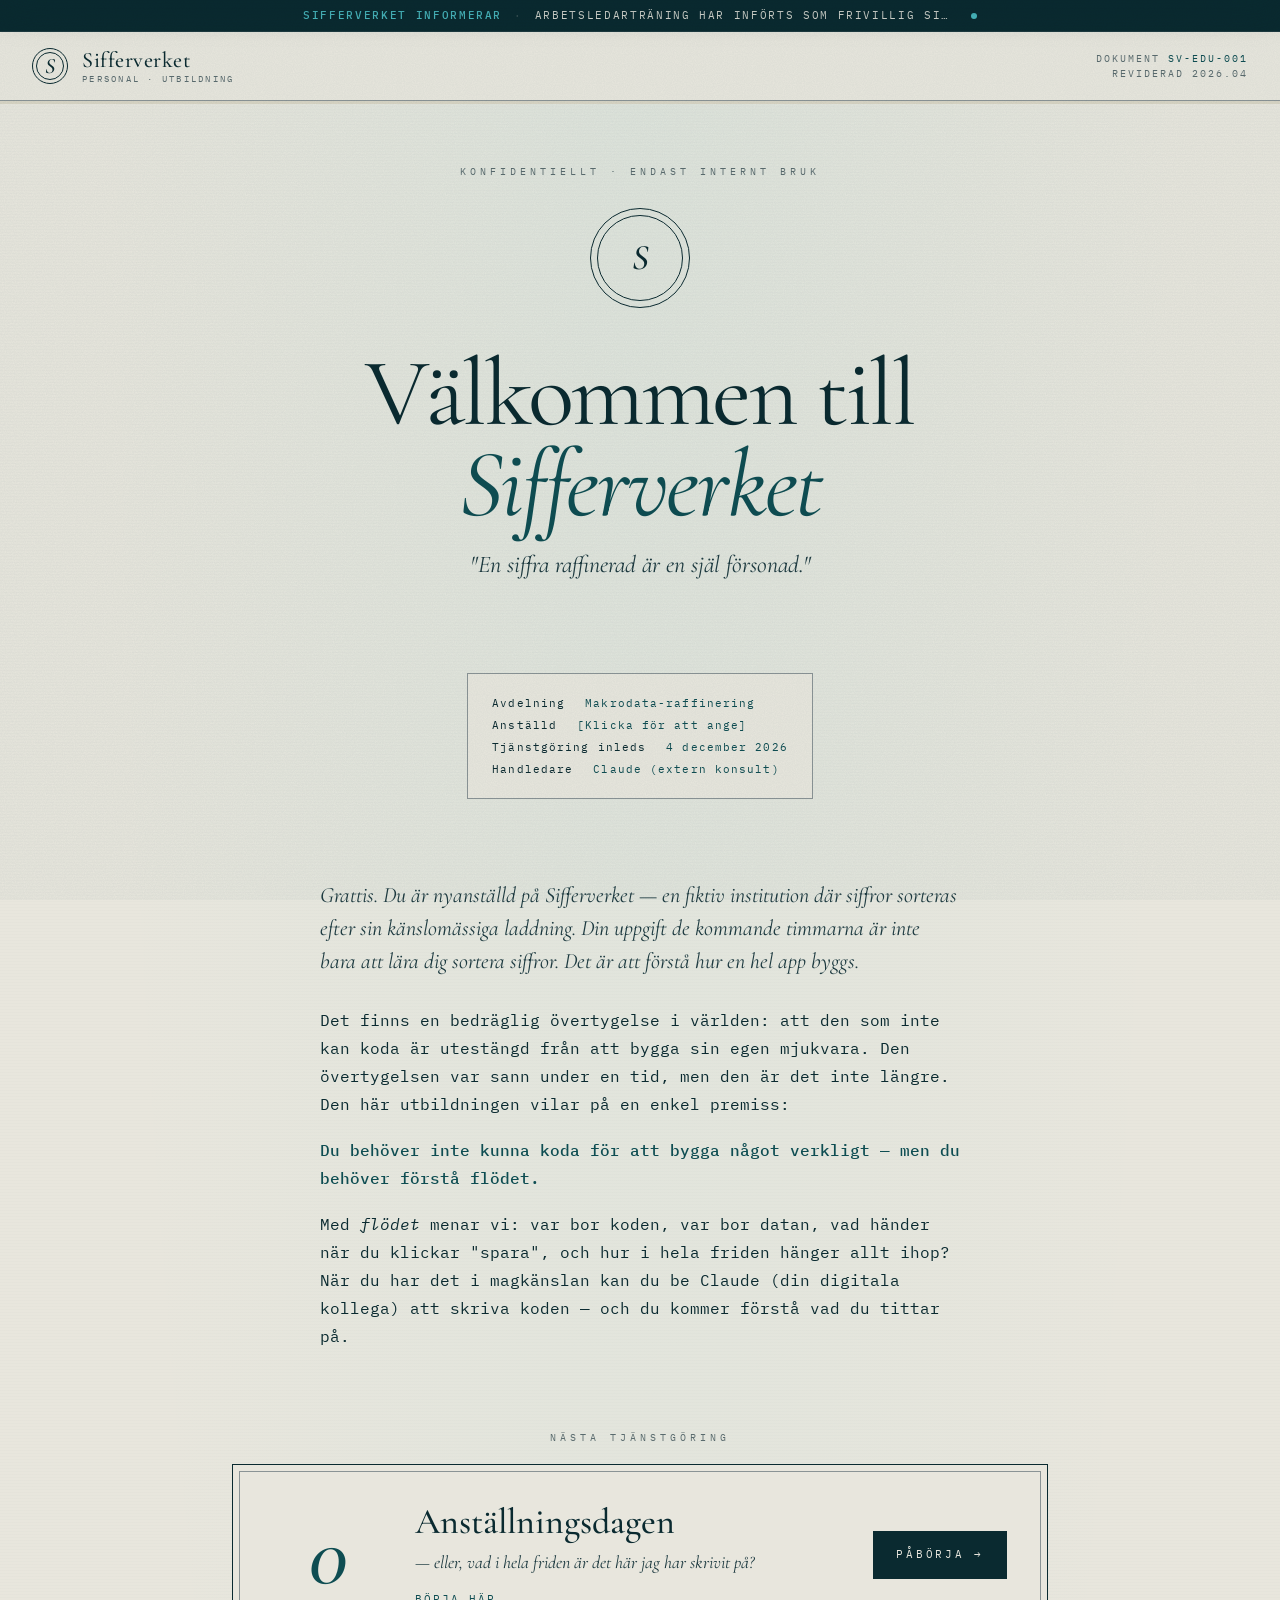
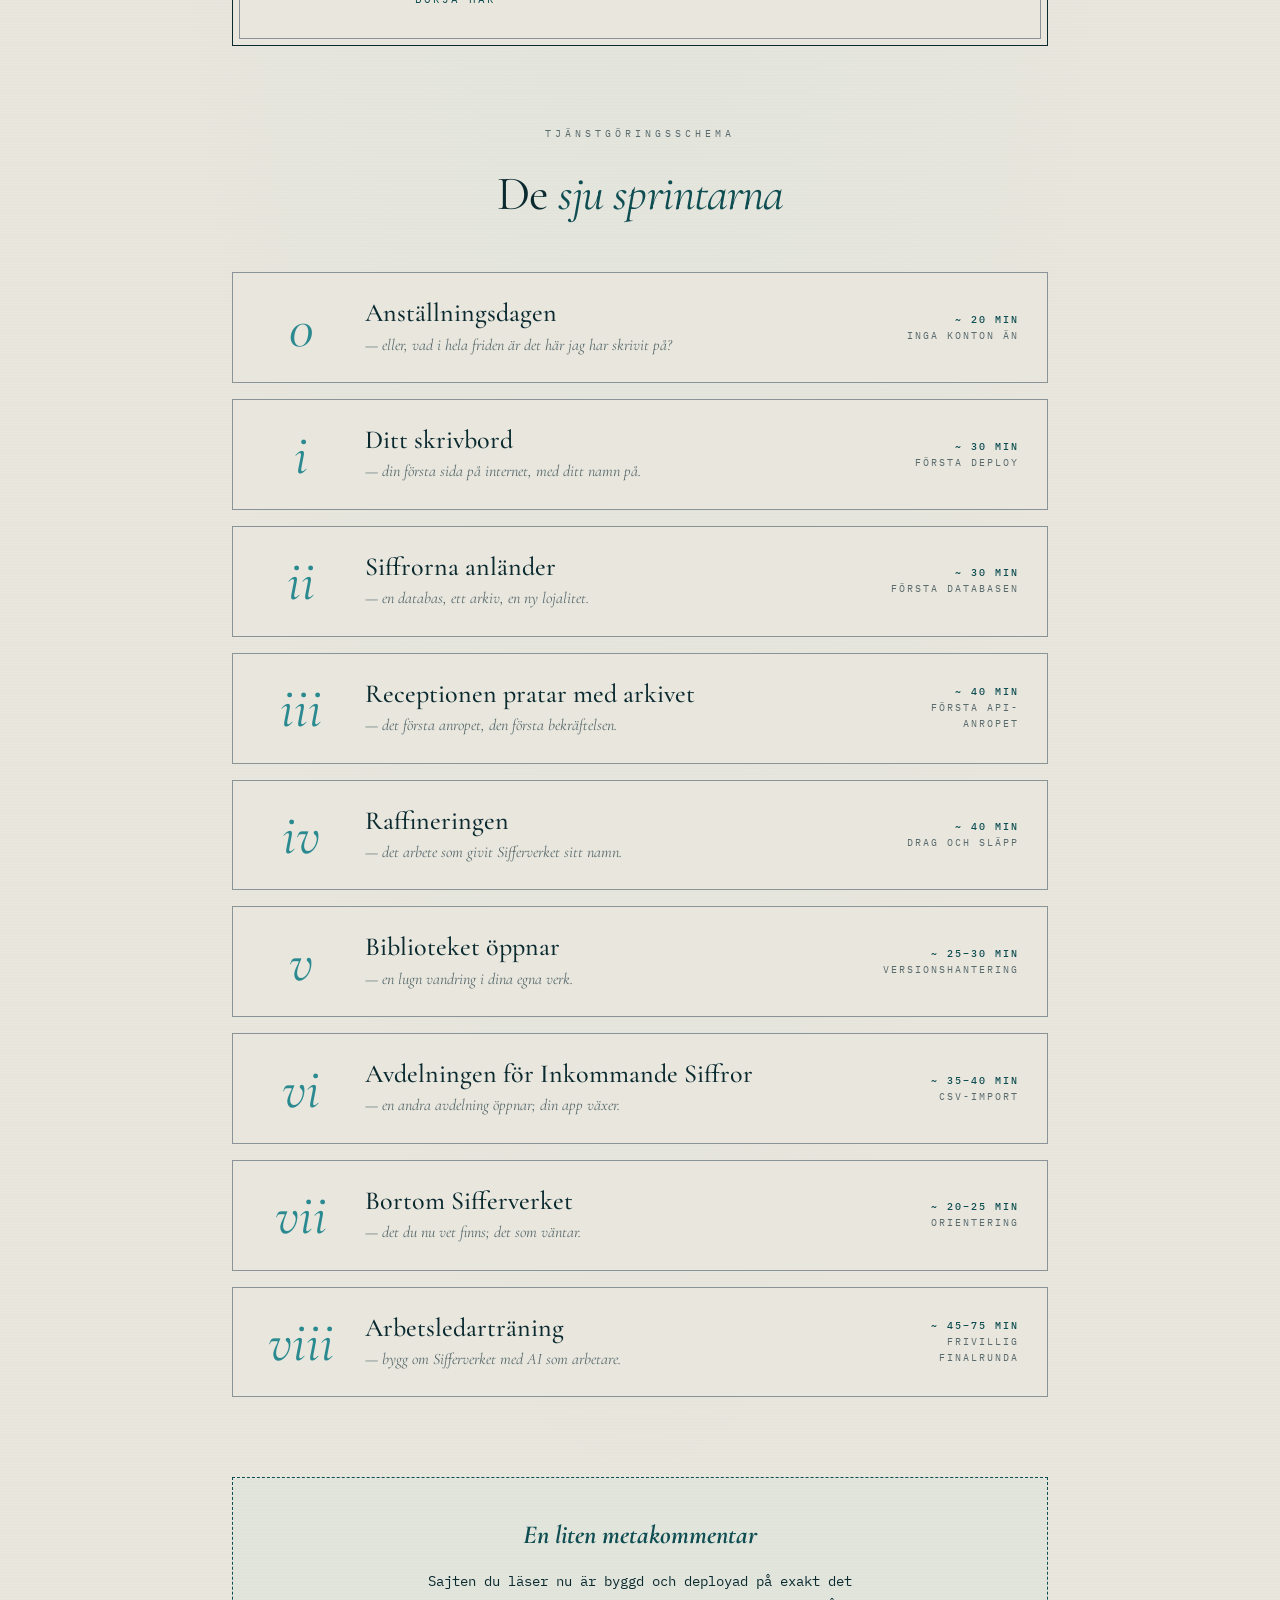
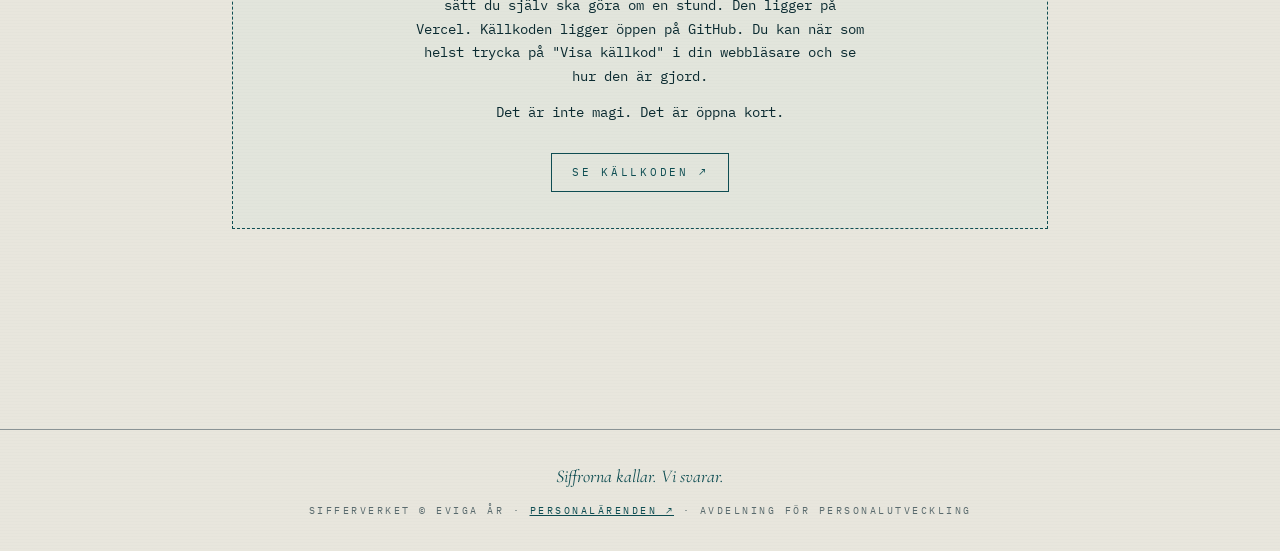
<file: index.html>
<!DOCTYPE html>
<html lang="sv">
<head>
<meta charset="UTF-8">
<meta name="viewport" content="width=device-width, initial-scale=1.0">
<title>Sifferverket — Personalutbildning</title>
<meta name="description" content="En lekfull utbildning i hur en modern webbapp hänger ihop. För dig som inte kodar — men vill förstå.">
<link rel="preconnect" href="https://fonts.googleapis.com">
<link rel="preconnect" href="https://fonts.gstatic.com" crossorigin>
<link href="https://fonts.googleapis.com/css2?family=IBM+Plex+Mono:wght@300;400;500;600&family=Cormorant+Garamond:ital,wght@0,400;0,500;0,600;1,400&display=swap" rel="stylesheet">
<link rel="stylesheet" href="/assets/styles.css">
<style>
  /* ============ SIDSPECIFIK STYLING (LANDNING) ============ */
  .welcome {
    min-height: 70vh;
    display: flex;
    flex-direction: column;
    justify-content: center;
    text-align: center;
    margin-bottom: 80px;
  }

  .welcome .stamp {
    font-size: 10px;
    letter-spacing: 0.4em;
    text-transform: uppercase;
    color: var(--ink-faint);
    margin-bottom: 28px;
  }

  .welcome h1 {
    font-family: 'Cormorant Garamond', serif;
    font-size: 96px;
    line-height: 0.95;
    letter-spacing: -0.025em;
    font-weight: 400;
    margin-bottom: 16px;
  }

  .welcome h1 em {
    font-style: italic;
    color: var(--teal-deep);
  }

  .welcome .tagline {
    font-family: 'Cormorant Garamond', serif;
    font-style: italic;
    font-size: 24px;
    color: var(--ink-soft);
    margin-bottom: 56px;
  }

  .welcome .seal {
    width: 100px;
    height: 100px;
    margin: 0 auto 40px;
    border: 1.5px solid var(--ink);
    border-radius: 50%;
    display: grid;
    place-items: center;
    position: relative;
    animation: gentle-spin 60s linear infinite;
  }

  .welcome .seal::before {
    content: '';
    position: absolute;
    inset: 6px;
    border: 0.5px solid var(--ink);
    border-radius: 50%;
  }

  .welcome .seal-inner {
    font-family: 'Cormorant Garamond', serif;
    font-style: italic;
    font-size: 36px;
    font-weight: 500;
  }

  .welcome .meta-info {
    display: inline-block;
    text-align: left;
    border: 1px solid var(--rule);
    padding: 18px 24px;
    margin: 32px auto 0;
    font-size: 11px;
    line-height: 2;
    letter-spacing: 0.1em;
    background: var(--paper);
  }

  .welcome .meta-info span {
    color: var(--teal-deep);
    margin-left: 12px;
  }

  /* ============ INTRO-TEXT ============ */
  .intro {
    max-width: 64ch;
    margin: 0 auto 80px;
    font-size: 16px;
    line-height: 1.75;
  }

  .intro p { margin-bottom: 18px; }

  .intro p:first-child {
    font-family: 'Cormorant Garamond', serif;
    font-size: 22px;
    line-height: 1.5;
    font-style: italic;
    color: var(--ink-soft);
    margin-bottom: 28px;
  }

  .intro strong { font-weight: 500; color: var(--teal-deep); }

  /* ============ SPRINT-LISTA ============ */
  .sprint-list-heading {
    text-align: center;
    margin: 80px 0 40px;
  }

  .sprint-list-heading .label {
    font-size: 10px;
    letter-spacing: 0.4em;
    text-transform: uppercase;
    color: var(--ink-faint);
    margin-bottom: 14px;
  }

  .sprint-list-heading h2 {
    font-family: 'Cormorant Garamond', serif;
    font-size: 48px;
    font-weight: 400;
    letter-spacing: -0.02em;
  }

  .sprint-list-heading h2 em {
    font-style: italic;
    color: var(--teal-deep);
  }

  .sprint-list {
    display: grid;
    gap: 16px;
  }

  .sprint-card {
    display: grid;
    grid-template-columns: 80px 1fr 140px;
    align-items: center;
    padding: 24px 28px;
    background: var(--paper);
    border: 1px solid var(--rule);
    text-decoration: none;
    color: inherit;
    transition: all 0.2s;
    gap: 24px;
  }

  .sprint-card:hover {
    border-color: var(--ink);
    background: var(--paper-warm);
  }

  .sprint-card.locked {
    opacity: 0.45;
    pointer-events: none;
  }

  .sprint-card .num {
    font-family: 'Cormorant Garamond', serif;
    font-style: italic;
    font-size: 56px;
    color: var(--teal);
    line-height: 1;
    text-align: center;
  }

  .sprint-card .info .title {
    font-family: 'Cormorant Garamond', serif;
    font-size: 26px;
    font-weight: 500;
    margin-bottom: 4px;
    line-height: 1.2;
  }

  .sprint-card .info .sub {
    font-style: italic;
    font-family: 'Cormorant Garamond', serif;
    color: var(--ink-faint);
    font-size: 16px;
  }

  .sprint-card .meta {
    text-align: right;
    font-size: 10px;
    letter-spacing: 0.2em;
    text-transform: uppercase;
    color: var(--ink-faint);
    line-height: 1.6;
  }

  .sprint-card .meta .duration {
    color: var(--teal-deep);
    font-weight: 500;
  }

  .sprint-card .meta .status-done {
    color: var(--teal);
  }

  .sprint-card .meta .status-todo {
    color: var(--warning);
  }

  /* ============ META-DOGFOOD-RUTA ============ */
  .meta-note {
    margin: 80px 0;
    padding: 36px 40px;
    border: 1px dashed var(--teal-deep);
    background: rgba(78, 197, 203, 0.04);
    text-align: center;
  }

  .meta-note h3 {
    font-family: 'Cormorant Garamond', serif;
    font-style: italic;
    font-size: 26px;
    color: var(--teal-deep);
    margin-bottom: 14px;
  }

  .meta-note p {
    max-width: 56ch;
    margin: 0 auto 12px;
    font-size: 14px;
    line-height: 1.7;
  }

  .meta-note .repo-link {
    display: inline-block;
    margin-top: 16px;
    padding: 10px 20px;
    border: 1px solid var(--teal-deep);
    color: var(--teal-deep);
    text-decoration: none;
    font-size: 11px;
    letter-spacing: 0.25em;
    text-transform: uppercase;
    transition: all 0.2s;
  }

  .meta-note .repo-link:hover {
    background: var(--teal-deep);
    color: var(--paper);
  }

  /* ============ NÄSTA TJÄNSTGÖRING ============ */
  .next-mission { margin: 60px 0 24px; }
  .next-mission:empty { display: none; }

  .next-mission .label {
    text-align: center;
    font-size: 10px;
    letter-spacing: 0.4em;
    text-transform: uppercase;
    color: var(--ink-faint);
    margin-bottom: 18px;
  }

  .next-mission-card {
    display: grid;
    grid-template-columns: 110px 1fr auto;
    align-items: center;
    gap: 32px;
    padding: 36px 40px;
    background: var(--paper);
    border: 1.5px solid var(--ink);
    position: relative;
    text-decoration: none;
    color: inherit;
    transition: all 0.2s;
  }

  .next-mission-card::after {
    content: '';
    position: absolute;
    inset: 6px;
    border: 0.5px solid var(--rule);
    pointer-events: none;
  }

  .next-mission-card:hover {
    background: var(--paper-warm);
  }

  .next-mission-card .num {
    font-family: 'Cormorant Garamond', serif;
    font-style: italic;
    font-size: 88px;
    color: var(--teal-deep);
    line-height: 1;
    text-align: center;
    font-weight: 500;
  }

  .next-mission-card .info .title {
    font-family: 'Cormorant Garamond', serif;
    font-size: 36px;
    font-weight: 500;
    margin-bottom: 6px;
    line-height: 1.15;
  }

  .next-mission-card .info .sub {
    font-style: italic;
    font-family: 'Cormorant Garamond', serif;
    color: var(--ink-soft);
    font-size: 18px;
    margin-bottom: 14px;
  }

  .next-mission-card .info .progress-note {
    font-size: 11px;
    letter-spacing: 0.18em;
    text-transform: uppercase;
    color: var(--teal-deep);
  }

  .next-mission-card .cta {
    display: inline-flex;
    align-items: center;
    gap: 10px;
    padding: 14px 22px;
    border: 1px solid var(--ink);
    background: var(--ink);
    color: var(--paper);
    font-size: 11px;
    letter-spacing: 0.25em;
    text-transform: uppercase;
    white-space: nowrap;
    transition: all 0.2s;
  }

  .next-mission-card:hover .cta {
    background: var(--teal-deep);
    border-color: var(--teal-deep);
  }

  /* ============ TIDIGARE TJÄNSTGÖRING ============ */
  .past-record { margin: 0 0 60px; }
  .past-record:empty { display: none; }

  .past-record-card {
    display: grid;
    grid-template-columns: auto 1fr auto;
    align-items: center;
    gap: 18px;
    padding: 14px 24px;
    border: 1px dashed var(--rule);
    background: rgba(78, 197, 203, 0.04);
    text-decoration: none;
    color: inherit;
    transition: all 0.2s;
  }

  .past-record-card:hover {
    border-color: var(--teal-deep);
    background: rgba(78, 197, 203, 0.08);
  }

  .past-record-card .label {
    font-size: 9px;
    letter-spacing: 0.3em;
    text-transform: uppercase;
    color: var(--ink-faint);
  }

  .past-record-card .text {
    font-family: 'Cormorant Garamond', serif;
    font-style: italic;
    font-size: 16px;
    color: var(--ink-soft);
  }

  .past-record-card .text strong {
    color: var(--teal-deep);
    font-weight: 500;
    font-style: normal;
  }

  .past-record-card .review {
    font-size: 10px;
    letter-spacing: 0.25em;
    text-transform: uppercase;
    color: var(--teal-deep);
    white-space: nowrap;
  }

  /* ============ STATUS-PIPS PÅ SPRINT-CARDS ============ */
  .sprint-card.status-done .meta .status { color: var(--teal-deep); font-weight: 500; }
  .sprint-card.status-in-progress .meta .status { color: var(--warning); }
  .sprint-card.status-not-started .meta .status { color: var(--ink-faint); }

  @media (max-width: 640px) {
    .welcome h1 { font-size: 56px; }
    .sprint-card {
      grid-template-columns: 60px 1fr;
      gap: 16px;
    }
    .sprint-card .meta { display: none; }
    .sprint-card .num { font-size: 40px; }
    .sprint-list-heading h2 { font-size: 32px; }
    .next-mission-card {
      grid-template-columns: 1fr;
      gap: 14px;
      padding: 28px 24px;
      text-align: center;
    }
    .next-mission-card .num { font-size: 64px; }
    .next-mission-card .info .title { font-size: 26px; }
    .next-mission-card .info .sub { font-size: 16px; }
    .past-record-card {
      grid-template-columns: 1fr;
      gap: 6px;
      text-align: center;
    }
  }
</style>
</head>
<body>

<!-- SIFFERVERKET INFORMERAR — direktivband + panel -->
<div class="directive-band" id="directiveBand" role="button" tabindex="0" aria-label="Öppna direktivlista">
  <span class="directive-prefix">Sifferverket Informerar</span>
  <span class="directive-divider">·</span>
  <span class="directive-current" id="directiveCurrent">Inga direktiv inkomna.</span>
  <span class="directive-unread" id="directiveUnread" hidden></span>
</div>

<aside class="directive-panel" id="directivePanel" aria-hidden="true">
  <div class="directive-panel-inner">
    <header class="directive-panel-header">
      <div class="directive-panel-label">Nyheter från Öferdirektören</div>
      <button class="directive-panel-close" id="directivePanelClose" aria-label="Stäng">✕</button>
    </header>
    <ol class="directive-list" id="directiveList"></ol>
    <footer class="directive-panel-footer">
      Sifferverket · Avdelning för Personalutveckling · Internt material
    </footer>
  </div>
</aside>
<div class="directive-backdrop" id="directiveBackdrop" hidden></div>

<header class="corp-header">
  <a href="/" class="logo">
    <div class="logo-mark">S</div>
    <div class="logo-text">
      <div class="name">Sifferverket</div>
      <div class="sub">Personal · Utbildning</div>
    </div>
  </a>
  <div class="header-meta">
    <div>Dokument <span class="doc-id">SV-EDU-001</span></div>
    <div>Reviderad 2026.04</div>
  </div>
</header>

<div class="progress-bar">
  <div class="progress-fill" id="progressFill"></div>
</div>

<main class="stage">

  <!-- ============ VÄLKOMSTSEKTION ============ -->
  <section class="welcome">
    <div class="stamp">Konfidentiellt · Endast Internt Bruk</div>
    <div class="seal"><span class="seal-inner">S</span></div>
    <h1>Välkommen till<br><em>Sifferverket</em></h1>
    <p class="tagline">"En siffra raffinerad är en själ försonad."</p>
    <div class="meta-info">
      Avdelning <span>Makrodata-raffinering</span><br>
      Anställd <span id="employeeName">[Klicka för att ange]</span><br>
      Tjänstgöring inleds <span id="startDate"></span><br>
      Handledare <span>Claude (extern konsult)</span>
    </div>
  </section>

  <!-- ============ INTRO ============ -->
  <section class="intro">
    <p>Grattis. Du är nyanställd på Sifferverket — en fiktiv institution där siffror sorteras efter sin känslomässiga laddning. Din uppgift de kommande timmarna är inte bara att lära dig sortera siffror. Det är att förstå hur en hel app byggs.</p>
    <p>Det finns en bedräglig övertygelse i världen: att den som inte kan koda är utestängd från att bygga sin egen mjukvara. Den övertygelsen var sann under en tid, men den är det inte längre. Den här utbildningen vilar på en enkel premiss:</p>
    <p><strong>Du behöver inte kunna koda för att bygga något verkligt — men du behöver förstå flödet.</strong></p>
    <p>Med <em>flödet</em> menar vi: var bor koden, var bor datan, vad händer när du klickar "spara", och hur i hela friden hänger allt ihop? När du har det i magkänslan kan du be Claude (din digitala kollega) att skriva koden — och du kommer förstå vad du tittar på.</p>
  </section>

  <!-- ============ NÄSTA + TIDIGARE TJÄNSTGÖRING (dynamiska) ============ -->
  <section class="next-mission" id="nextMission"></section>
  <section class="past-record" id="pastRecord"></section>

  <!-- ============ SPRINT-ÖVERSIKT ============ -->
  <div class="sprint-list-heading">
    <div class="label">Tjänstgöringsschema</div>
    <h2>De <em>sju sprintarna</em></h2>
  </div>

  <nav class="sprint-list" id="sprintList">
    <noscript>
      <p style="text-align:center; color: var(--ink-faint); font-size:14px;">
        Sprintlistan kräver JavaScript. Aktivera det och ladda om sidan.
      </p>
    </noscript>
  </nav>

  <!-- ============ META-DOGFOOD-RUTA ============ -->
  <aside class="meta-note">
    <h3>En liten metakommentar</h3>
    <p>Sajten du läser nu är byggd och deployad på exakt det sätt du själv ska göra om en stund. Den ligger på Vercel. Källkoden ligger öppen på GitHub. Du kan när som helst trycka på "Visa källkod" i din webbläsare och se hur den är gjord.</p>
    <p>Det är inte magi. Det är öppna kort.</p>
    <a class="repo-link" href="https://github.com/nskyttberg/sifferverket" target="_blank" rel="noopener">Se källkoden ↗</a>
  </aside>

</main>

<footer class="footer">
  <div class="motto">Siffrorna kallar. Vi svarar.</div>
  <div>Sifferverket © Eviga år · <a href="/personalarenden/">Personalärenden ↗</a> · Avdelning för Personalutveckling</div>
</footer>

<script src="/assets/scripts.js"></script>

<script>
/* =============================================================
   LANDNINGSSIDA — SPRINT-DATA OCH DYNAMISK RENDERING
   Lägg bara till nya sprintar i SPRINTS-arrayen — inget HTML-arbete.
   - url: null betyder "ej släppt än" (renderas låst)
   - steps: id:n som matchar checkboxar (data-step) på sprintsidorna
   ============================================================= */
(function () {
  'use strict';

  const SPRINTS = [
    { id: 0, num: '0',   title: 'Anställningsdagen',
      sub: '— eller, vad i hela friden är det här jag har skrivit på?',
      duration: '~ 20 min', meta: 'Inga konton än',
      url: '/sprint-0/',
      steps: ['github', 'supabase', 'vercel', 'claude'] },

    { id: 1, num: 'i',   title: 'Ditt skrivbord',
      sub: '— din första sida på internet, med ditt namn på.',
      duration: '~ 30 min', meta: 'Första deploy',
      url: '/sprint-1/',
      steps: ['copy-code', 'save-file', 'github-upload', 'deploy'] },

    { id: 2, num: 'ii',  title: 'Siffrorna anländer',
      sub: '— en databas, ett arkiv, en ny lojalitet.',
      duration: '~ 30 min', meta: 'Första databasen',
      url: '/sprint-2/',
      steps: ['supabase-project', 'supabase-table', 'supabase-rows'] },

    { id: 3, num: 'iii', title: 'Receptionen pratar med arkivet',
      sub: '— det första anropet, den första bekräftelsen.',
      duration: '~ 40 min', meta: 'Första API-anropet',
      url: '/sprint-3/',
      steps: ['fetch-credentials', 'fetch-create-policy', 'fetch-write-prompt', 'fetch-paste-code', 'fetch-deploy', 'fetch-verify'] },

    { id: 4, num: 'iv',  title: 'Raffineringen',
      sub: '— det arbete som givit Sifferverket sitt namn.',
      duration: '~ 40 min', meta: 'Drag och släpp',
      url: '/sprint-4/',
      steps: ['refine-add-status', 'refine-create-policy', 'refine-write-prompt', 'refine-paste-code', 'refine-deploy', 'refine-perform'] },

    { id: 5, num: 'v',   title: 'Biblioteket öppnar',
      sub: '— en lugn vandring i dina egna verk.',
      duration: '~ 25–30 min', meta: 'Versionshantering',
      url: '/sprint-5/',
      steps: ['library-browse-history', 'library-view-old-commit', 'library-break-something', 'library-revert'] },

    { id: 6, num: 'vi',  title: 'Avdelningen för Inkommande Siffror',
      sub: '— en andra avdelning öppnar; din app växer.',
      duration: '~ 35–40 min', meta: 'CSV-import',
      url: '/sprint-6/',
      steps: ['intake-create-policy', 'intake-build-page', 'intake-add-tabs', 'intake-download-delivery', 'intake-import-and-confirm'] },

    { id: 7, num: 'vii', title: 'Bortom Sifferverket',
      sub: '— det du nu vet finns; det som väntar.',
      duration: '~ 20–25 min', meta: 'Orientering',
      url: '/sprint-7/',
      steps: ['beyond-read-security', 'beyond-read-datamodel', 'beyond-read-claude-code', 'beyond-final-directive'] },

    { id: 8, num: 'viii', title: 'Arbetsledarträning',
      sub: '— bygg om Sifferverket med AI som arbetare.',
      duration: '~ 45–75 min', meta: 'Frivillig finalrunda',
      url: '/sprint-8/',
      steps: ['foreman-choose-tool', 'foreman-set-stage', 'foreman-issue-master-order', 'foreman-supervise-build', 'foreman-validate', 'foreman-reflect'] }
  ];

  function stepsDone(s) {
    return s.steps.filter(k => localStorage.getItem('sv-step-' + k) === 'true').length;
  }

  function getStatus(s) {
    if (!s.url) return 'locked';
    if (!s.steps.length) return 'not-started';
    const done = stepsDone(s);
    if (done === 0) return 'not-started';
    if (done >= s.steps.length) return 'done';
    return 'in-progress';
  }

  function findNextSprint() {
    return SPRINTS.find(s => s.url && getStatus(s) !== 'done') || null;
  }

  function findLastDone() {
    const done = SPRINTS.filter(s => getStatus(s) === 'done');
    return done.length ? done[done.length - 1] : null;
  }

  const CTA = {
    'not-started': 'Påbörja',
    'in-progress': 'Återuppta',
    'done':        'Granska igen'
  };

  function metaLine(s, status) {
    if (status === 'locked')      return s.meta;
    if (status === 'done')        return 'Klar ✓';
    if (status === 'in-progress') return stepsDone(s) + ' av ' + s.steps.length + ' steg';
    return s.meta;  /* not-started: visa flavor-text */
  }

  function escape(str) {
    return String(str).replace(/[&<>"']/g, c => ({
      '&':'&amp;','<':'&lt;','>':'&gt;','"':'&quot;',"'":'&#39;'
    }[c]));
  }

  function renderNextMission() {
    const host = document.getElementById('nextMission');
    if (!host) return;
    const next = findNextSprint();
    if (!next) { host.innerHTML = ''; return; }
    const status = getStatus(next);
    let note = '';
    if (status === 'in-progress') {
      note = '<div class="progress-note">' + stepsDone(next) + ' av ' + next.steps.length + ' steg klara</div>';
    } else if (status === 'not-started') {
      note = '<div class="progress-note">' + (next.id === 0 ? 'Börja här' : 'Redo att starta') + '</div>';
    }
    host.innerHTML =
      '<div class="label">Nästa Tjänstgöring</div>' +
      '<a class="next-mission-card" href="' + next.url + '">' +
        '<div class="num">' + escape(next.num) + '</div>' +
        '<div class="info">' +
          '<div class="title">' + escape(next.title) + '</div>' +
          '<div class="sub">' + escape(next.sub) + '</div>' +
          note +
        '</div>' +
        '<div class="cta">' + CTA[status] + ' →</div>' +
      '</a>';
  }

  function renderPastRecord() {
    const host = document.getElementById('pastRecord');
    if (!host) return;
    const past = findLastDone();
    if (!past) { host.innerHTML = ''; return; }
    host.innerHTML =
      '<a class="past-record-card" href="' + past.url + '">' +
        '<div class="label">Senast slutfört</div>' +
        '<div class="text">Sprint ' + escape(past.num) + ' — <strong>' + escape(past.title) + '</strong></div>' +
        '<div class="review">Granska igen →</div>' +
      '</a>';
  }

  function renderSprintList() {
    const host = document.getElementById('sprintList');
    if (!host) return;
    host.innerHTML = SPRINTS.map(s => {
      const status = getStatus(s);
      const isLocked = status === 'locked';
      const href = isLocked ? '#' : s.url;
      const cls = 'sprint-card status-' + status + (isLocked ? ' locked' : '');
      return '<a href="' + href + '" class="' + cls + '">' +
               '<div class="num">' + escape(s.num) + '</div>' +
               '<div class="info">' +
                 '<div class="title">' + escape(s.title) + '</div>' +
                 '<div class="sub">' + escape(s.sub) + '</div>' +
               '</div>' +
               '<div class="meta">' +
                 '<div class="duration">' + escape(s.duration) + '</div>' +
                 '<div class="status">' + metaLine(s, status) + '</div>' +
               '</div>' +
             '</a>';
    }).join('');
  }

  function renderAll() {
    renderNextMission();
    renderPastRecord();
    renderSprintList();
  }

  document.addEventListener('DOMContentLoaded', renderAll);

  /* Re-render om en annan flik bockar i något */
  window.addEventListener('storage', e => {
    if (e.key && e.key.indexOf('sv-step-') === 0) renderAll();
  });
})();
</script>
</body>
</html>
</file>
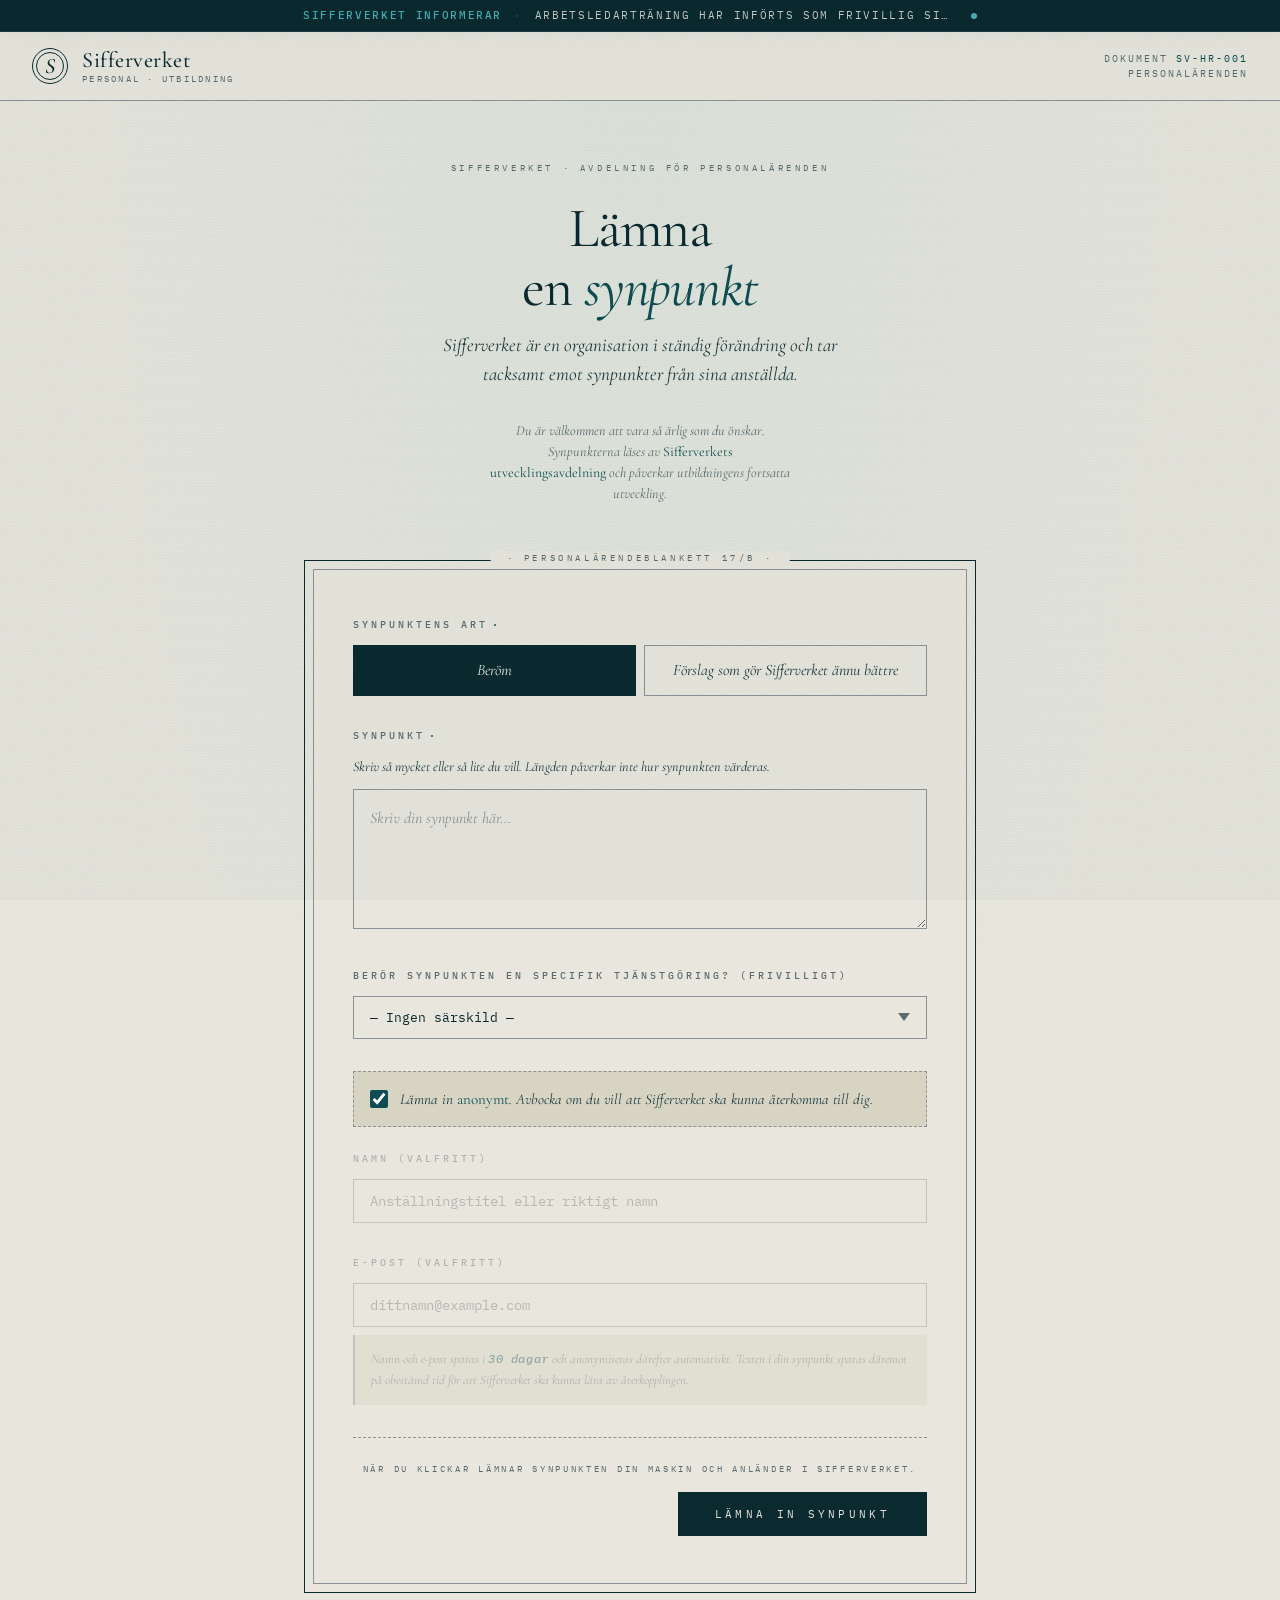
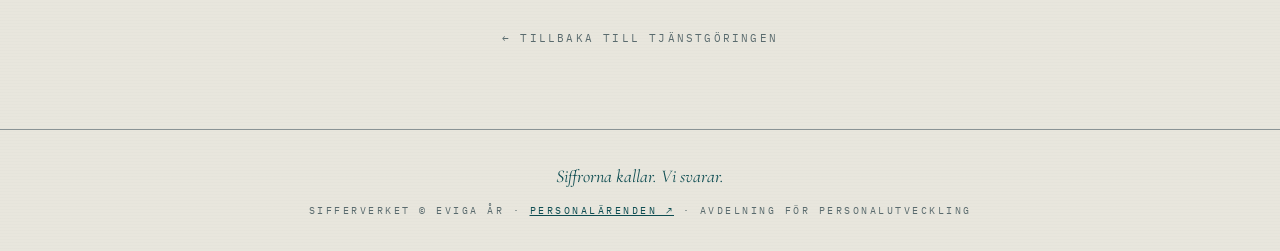
<file: personalarenden/index.html>
<!DOCTYPE html>
<html lang="sv">
<head>
<meta charset="UTF-8">
<meta name="viewport" content="width=device-width, initial-scale=1.0">
<title>Avdelningen för Personalärenden — Sifferverket</title>
<meta name="description" content="Lämna synpunkter och förslag som gör Sifferverket ännu bättre.">
<meta name="robots" content="noindex">
<link rel="preconnect" href="https://fonts.googleapis.com">
<link rel="preconnect" href="https://fonts.gstatic.com" crossorigin>
<link href="https://fonts.googleapis.com/css2?family=IBM+Plex+Mono:wght@300;400;500;600&family=Cormorant+Garamond:ital,wght@0,400;0,500;0,600;1,400&display=swap" rel="stylesheet">
<link rel="stylesheet" href="/assets/styles.css">
</head>
<body>

<!-- SIFFERVERKET INFORMERAR — direktivband + panel -->
<div class="directive-band" id="directiveBand" role="button" tabindex="0" aria-label="Öppna direktivlista">
  <span class="directive-prefix">Sifferverket Informerar</span>
  <span class="directive-divider">·</span>
  <span class="directive-current" id="directiveCurrent">Inga direktiv inkomna.</span>
  <span class="directive-unread" id="directiveUnread" hidden></span>
</div>

<aside class="directive-panel" id="directivePanel" aria-hidden="true">
  <div class="directive-panel-inner">
    <header class="directive-panel-header">
      <div class="directive-panel-label">Nyheter från Öferdirektören</div>
      <button class="directive-panel-close" id="directivePanelClose" aria-label="Stäng">✕</button>
    </header>
    <ol class="directive-list" id="directiveList"></ol>
    <footer class="directive-panel-footer">
      Sifferverket · Avdelning för Personalutveckling · Internt material
    </footer>
  </div>
</aside>
<div class="directive-backdrop" id="directiveBackdrop" hidden></div>

<header class="corp-header">
  <a href="/" class="logo">
    <div class="logo-mark">S</div>
    <div class="logo-text">
      <div class="name">Sifferverket</div>
      <div class="sub">Personal · Utbildning</div>
    </div>
  </a>
  <div class="header-meta">
    <div>Dokument <span class="doc-id">SV-HR-001</span></div>
    <div>Personalärenden</div>
  </div>
</header>

<main class="stage hr-stage">

  <p class="hr-stamp">Sifferverket · Avdelning för Personalärenden</p>

  <h1 class="hr-title">Lämna<br>en <em>synpunkt</em></h1>

  <p class="hr-subtitle">Sifferverket är en organisation i ständig förändring och tar tacksamt emot synpunkter från sina anställda.</p>

  <p class="hr-context-note">
    Du är välkommen att vara så ärlig som du önskar. Synpunkterna läses av <em>Sifferverkets utvecklingsavdelning</em> och påverkar utbildningens fortsatta utveckling.
  </p>

  <form class="hr-form-frame" id="synpunktForm">

    <!-- Honeypot — ska aldrig fyllas i av människor. Botar gör det ändå. -->
    <div class="hr-honeypot" aria-hidden="true">
      <label for="hp-website">Webbplats (lämna tom)</label>
      <input type="text" id="hp-website" name="website" tabindex="-1" autocomplete="off">
    </div>

    <div class="hr-field-group">
      <label class="hr-field-label">Synpunktens art<span class="required">·</span></label>
      <div class="hr-radio-group">
        <div class="hr-radio-option">
          <input type="radio" name="art" value="berom" id="art-berom" checked required>
          <label for="art-berom">Beröm</label>
        </div>
        <div class="hr-radio-option">
          <input type="radio" name="art" value="forslag" id="art-forslag">
          <label for="art-forslag">Förslag som gör Sifferverket ännu bättre</label>
        </div>
      </div>
    </div>

    <div class="hr-field-group">
      <label class="hr-field-label" for="text">Synpunkt<span class="required">·</span></label>
      <p class="hr-field-hint">Skriv så mycket eller så lite du vill. Längden påverkar inte hur synpunkten värderas.</p>
      <textarea id="text" name="text" placeholder="Skriv din synpunkt här..." required maxlength="5000"></textarea>
    </div>

    <div class="hr-field-group">
      <label class="hr-field-label" for="sprint">Berör synpunkten en specifik tjänstgöring? (frivilligt)</label>
      <select id="sprint" name="sprint">
        <option value="">— Ingen särskild —</option>
        <option value="0">Sprint 0 · Anställningsdagen</option>
        <option value="1">Sprint 1 · Ditt skrivbord</option>
        <option value="2">Sprint 2 · Siffrorna anländer</option>
        <option value="3">Sprint 3 · Receptionen pratar med arkivet</option>
        <option value="4">Sprint 4 · Raffineringen</option>
        <option value="5">Sprint 5 · Biblioteket öppnar</option>
        <option value="6">Sprint 6 · Avdelningen för Inkommande Siffror</option>
        <option value="7">Sprint 7 · Avslutning</option>
        <option value="annat">Övriga delar av utbildningen</option>
      </select>
    </div>

    <div class="hr-anon-toggle">
      <input type="checkbox" id="anon" checked>
      <label for="anon">Lämna in <em>anonymt</em>. Avbocka om du vill att Sifferverket ska kunna återkomma till dig.</label>
    </div>

    <div class="hr-name-fields disabled" id="nameFields">
      <div class="hr-field-group">
        <label class="hr-field-label" for="namn">Namn (valfritt)</label>
        <input type="text" id="namn" name="namn" placeholder="Anställningstitel eller riktigt namn" maxlength="200">
      </div>
      <div class="hr-field-group">
        <label class="hr-field-label" for="email">E-post (valfritt)</label>
        <input type="email" id="email" name="email" placeholder="dittnamn@example.com" maxlength="200">
      </div>
      <p class="hr-gdpr-note">
        Namn och e-post sparas i <strong>30 dagar</strong> och anonymiseras därefter automatiskt. Texten i din synpunkt sparas däremot på obestämd tid för att Sifferverket ska kunna lära av återkopplingen.
      </p>
    </div>

    <div class="hr-submit-row">
      <span class="hr-submit-micro">När du klickar lämnar synpunkten din maskin och anländer i Sifferverket.</span>
      <button type="submit" class="hr-btn-submit" id="submitBtn">Lämna in synpunkt</button>
    </div>

  </form>

  <div class="hr-success" id="success" hidden>
    <div class="hr-success-marker">✓</div>
    <h2>Synpunkten är mottagen</h2>
    <p>Sifferverket tackar för bidraget. Återkopplingen kommer behandlas av utvecklingsavdelningen under ordnade former.</p>
    <a href="/" class="back-link">← Tillbaka till tjänstgöringen</a>
  </div>

  <div class="hr-error" id="error" hidden>
    <p><strong>Synpunkten kunde inte mottagas.</strong> Försök gärna igen om en stund. Om problemet kvarstår — vidarebefordra synpunkten via annan kanal.</p>
  </div>

  <div class="hr-back-row">
    <a href="/" class="back-link">← Tillbaka till tjänstgöringen</a>
  </div>

</main>

<footer class="footer">
  <div class="motto">Siffrorna kallar. Vi svarar.</div>
  <div>Sifferverket © Eviga år · <a href="/personalarenden/">Personalärenden ↗</a> · Avdelning för Personalutveckling</div>
</footer>

<script src="/assets/scripts.js"></script>

</body>
</html>
</file>
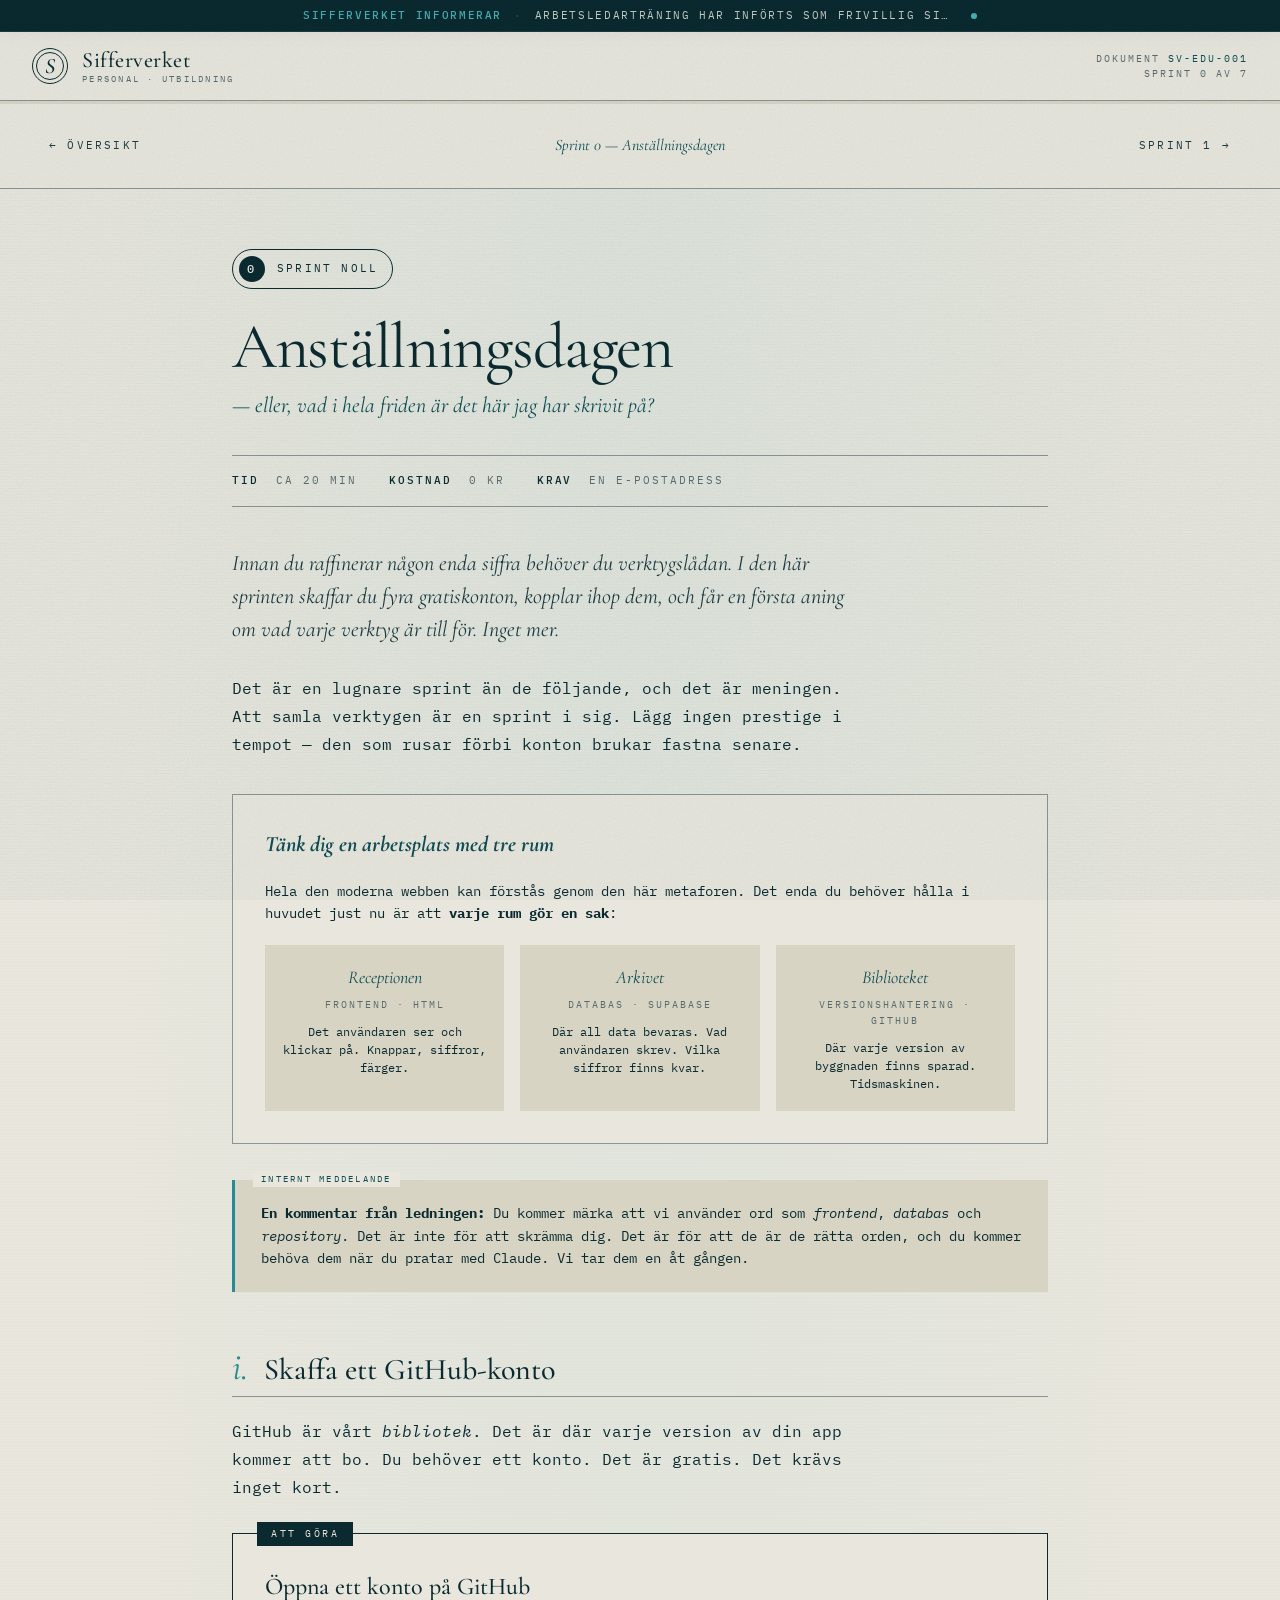
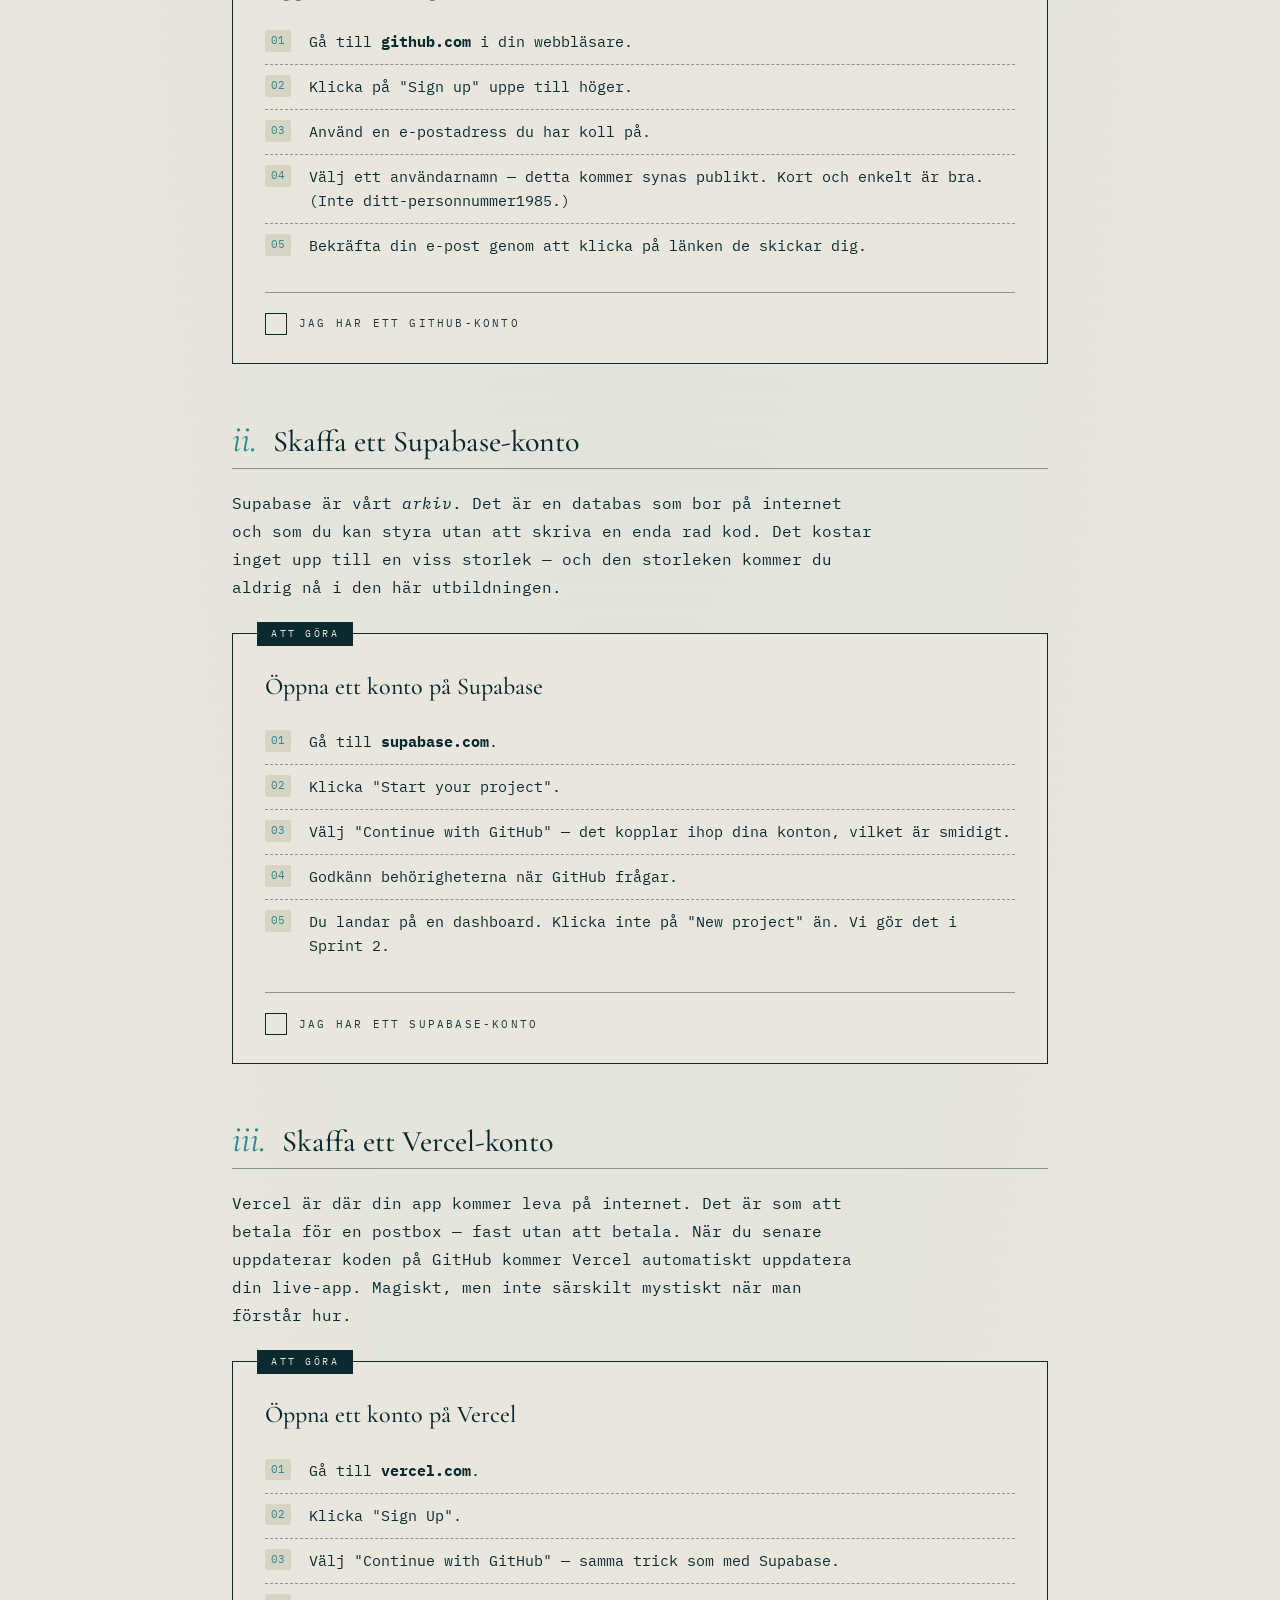
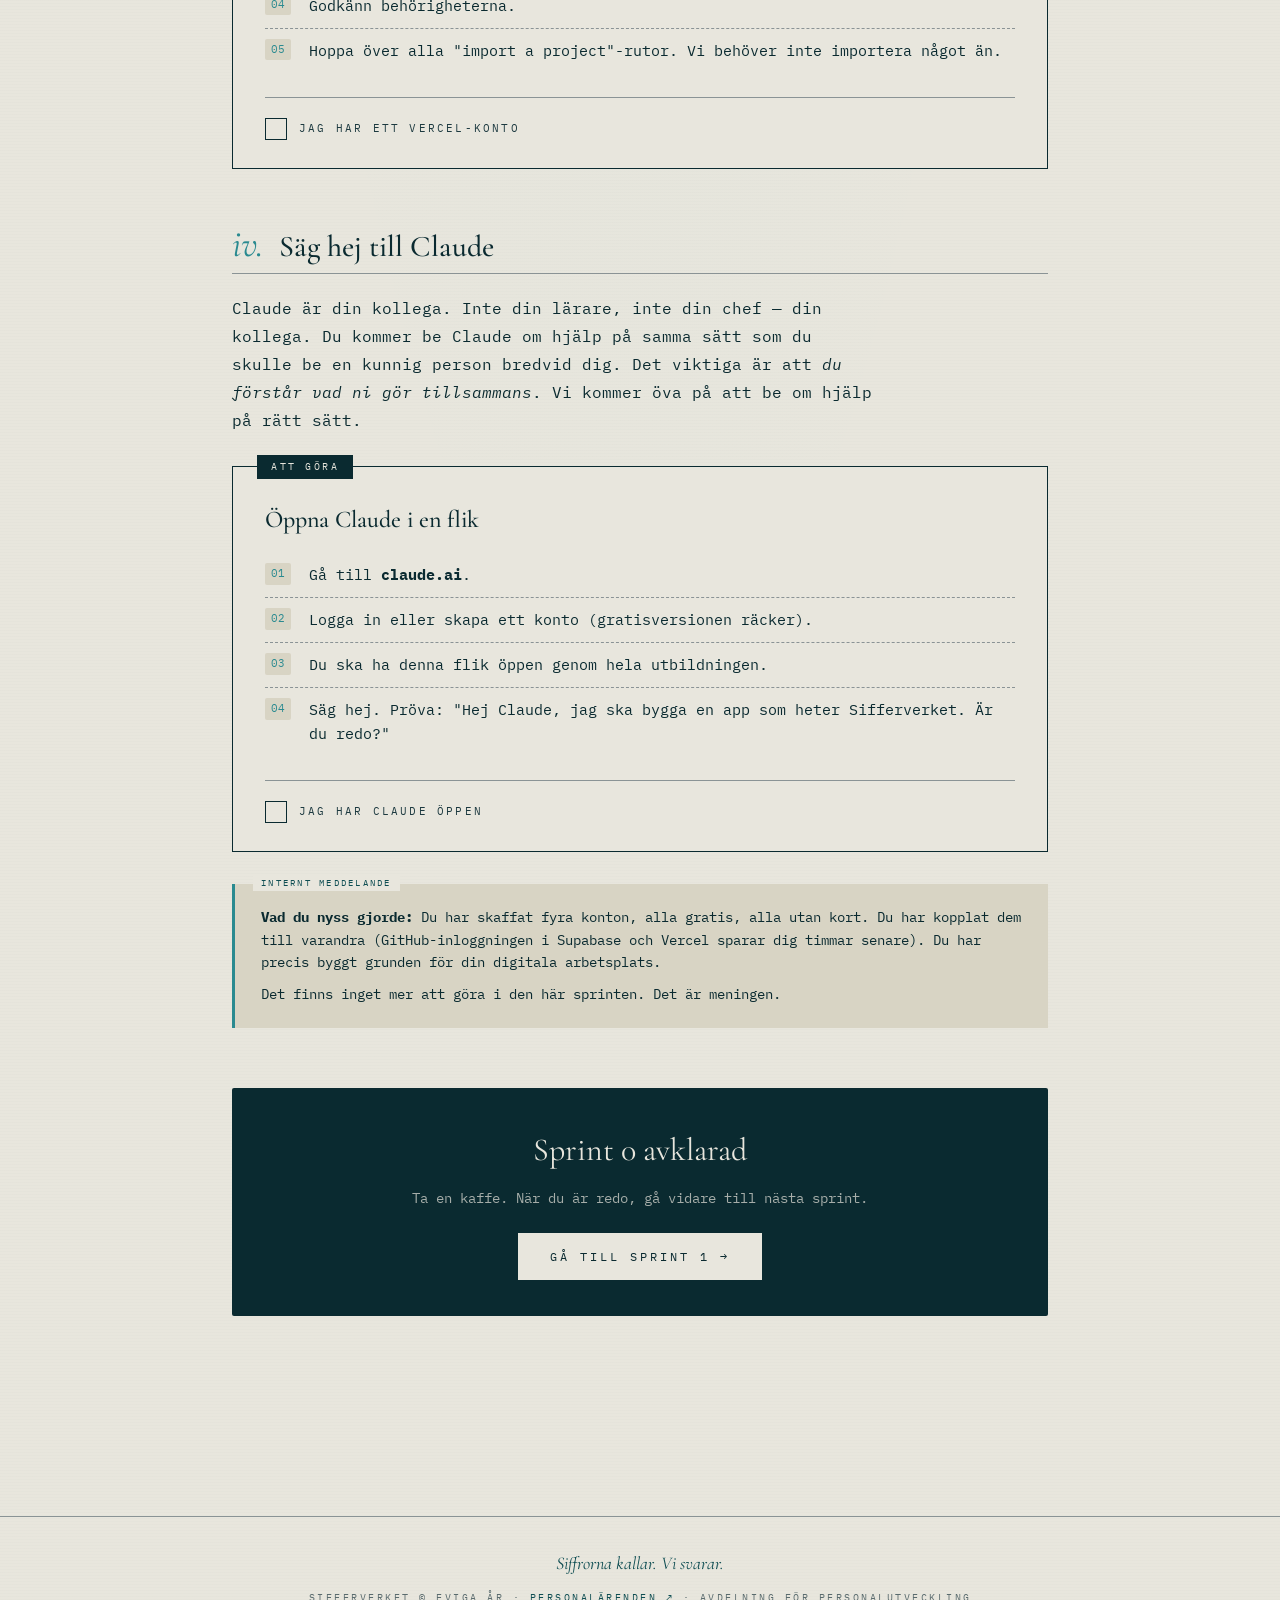
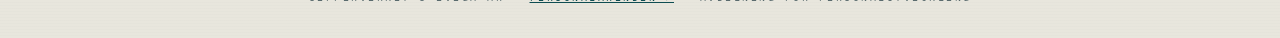
<file: sprint-0/index.html>
<!DOCTYPE html>
<html lang="sv">
<head>
<meta charset="UTF-8">
<meta name="viewport" content="width=device-width, initial-scale=1.0">
<title>Sprint 0: Anställningsdagen — Sifferverket</title>
<meta name="description" content="Sprint 0 av Sifferverket-utbildningen: Anställningsdagen. Skaffa dina fyra konton.">
<link rel="preconnect" href="https://fonts.googleapis.com">
<link rel="preconnect" href="https://fonts.gstatic.com" crossorigin>
<link href="https://fonts.googleapis.com/css2?family=IBM+Plex+Mono:wght@300;400;500;600&family=Cormorant+Garamond:ital,wght@0,400;0,500;0,600;1,400&display=swap" rel="stylesheet">
<link rel="stylesheet" href="/assets/styles.css">
</head>
<body>

<!-- SIFFERVERKET INFORMERAR — direktivband + panel -->
<div class="directive-band" id="directiveBand" role="button" tabindex="0" aria-label="Öppna direktivlista">
  <span class="directive-prefix">Sifferverket Informerar</span>
  <span class="directive-divider">·</span>
  <span class="directive-current" id="directiveCurrent">Inga direktiv inkomna.</span>
  <span class="directive-unread" id="directiveUnread" hidden></span>
</div>

<aside class="directive-panel" id="directivePanel" aria-hidden="true">
  <div class="directive-panel-inner">
    <header class="directive-panel-header">
      <div class="directive-panel-label">Nyheter från Öferdirektören</div>
      <button class="directive-panel-close" id="directivePanelClose" aria-label="Stäng">✕</button>
    </header>
    <ol class="directive-list" id="directiveList"></ol>
    <footer class="directive-panel-footer">
      Sifferverket · Avdelning för Personalutveckling · Internt material
    </footer>
  </div>
</aside>
<div class="directive-backdrop" id="directiveBackdrop" hidden></div>

<header class="corp-header">
  <a href="/" class="logo">
    <div class="logo-mark">S</div>
    <div class="logo-text">
      <div class="name">Sifferverket</div>
      <div class="sub">Personal · Utbildning</div>
    </div>
  </a>
  <div class="header-meta">
    <div>Dokument <span class="doc-id">SV-EDU-001</span></div>
    <div>Sprint 0 av 7</div>
  </div>
</header>

<div class="progress-bar">
  <div class="progress-fill" id="progressFill"></div>
</div>

<nav class="sprint-nav">
  <a href="/" >← Översikt</a>
  <span class="nav-center">Sprint 0 — Anställningsdagen</span>
  <a href="/sprint-1/">Sprint 1 →</a>
</nav>

<main class="stage">

<section class="sprint">
  <div class="sprint-marker">
    <span class="num">0</span>
    <span>Sprint Noll</span>
  </div>
  <h2 class="sprint-title">Anställningsdagen</h2>
  <p class="sprint-subtitle">— eller, vad i hela friden är det här jag har skrivit på?</p>

  <div class="sprint-meta">
    <div><strong>Tid</strong> ca 20 min</div>
    <div><strong>Kostnad</strong> 0 kr</div>
    <div><strong>Krav</strong> En e-postadress</div>
  </div>

  <div class="prose">
    <p class="lead">Innan du raffinerar någon enda siffra behöver du verktygslådan. I den här sprinten skaffar du fyra gratiskonton, kopplar ihop dem, och får en första aning om vad varje verktyg är till för. Inget mer.</p>

    <p>Det är en lugnare sprint än de följande, och det är meningen. Att samla verktygen är en sprint i sig. Lägg ingen prestige i tempot — den som rusar förbi konton brukar fastna senare.</p>
  </div>

  <div class="metaphor">
    <h4>Tänk dig en arbetsplats med tre rum</h4>
    <p style="font-size: 14px; line-height: 1.6;">Hela den moderna webben kan förstås genom den här metaforen. Det enda du behöver hålla i huvudet just nu är att <strong>varje rum gör en sak</strong>:</p>
    <div class="rooms">
      <div class="room">
        <div class="room-name">Receptionen</div>
        <div class="room-tech">Frontend · HTML</div>
        <div class="room-desc">Det användaren ser och klickar på. Knappar, siffror, färger.</div>
      </div>
      <div class="room">
        <div class="room-name">Arkivet</div>
        <div class="room-tech">Databas · Supabase</div>
        <div class="room-desc">Där all data bevaras. Vad användaren skrev. Vilka siffror finns kvar.</div>
      </div>
      <div class="room">
        <div class="room-name">Biblioteket</div>
        <div class="room-tech">Versionshantering · GitHub</div>
        <div class="room-desc">Där varje version av byggnaden finns sparad. Tidsmaskinen.</div>
      </div>
    </div>
  </div>

  <div class="memo">
    <p><strong>En kommentar från ledningen:</strong> Du kommer märka att vi använder ord som <em>frontend</em>, <em>databas</em> och <em>repository</em>. Det är inte för att skrämma dig. Det är för att de är de rätta orden, och du kommer behöva dem när du pratar med Claude. Vi tar dem en åt gången.</p>
  </div>

  <!-- ============ STEG 1 — GITHUB ============ -->
  <div class="step-heading">
    <div class="step-num">i.</div>
    <div class="step-title">Skaffa ett GitHub-konto</div>
  </div>

  <div class="prose">
    <p>GitHub är vårt <em>bibliotek</em>. Det är där varje version av din app kommer att bo. Du behöver ett konto. Det är gratis. Det krävs inget kort.</p>
  </div>

  <div class="action">
    <span class="action-tag">Att göra</span>
    <h4>Öppna ett konto på GitHub</h4>
    <ol>
      <li>Gå till <strong>github.com</strong> i din webbläsare.</li>
      <li>Klicka på "Sign up" uppe till höger.</li>
      <li>Använd en e-postadress du har koll på.</li>
      <li>Välj ett användarnamn — detta kommer synas publikt. Kort och enkelt är bra. (Inte ditt-personnummer1985.)</li>
      <li>Bekräfta din e-post genom att klicka på länken de skickar dig.</li>
    </ol>
    <div class="completion">
      <label class="checkbox-wrap">
        <input type="checkbox" data-step="github">
        <span>Jag har ett GitHub-konto</span>
      </label>
    </div>
  </div>

  <!-- ============ STEG 2 — SUPABASE ============ -->
  <div class="step-heading">
    <div class="step-num">ii.</div>
    <div class="step-title">Skaffa ett Supabase-konto</div>
  </div>

  <div class="prose">
    <p>Supabase är vårt <em>arkiv</em>. Det är en databas som bor på internet och som du kan styra utan att skriva en enda rad kod. Det kostar inget upp till en viss storlek — och den storleken kommer du aldrig nå i den här utbildningen.</p>
  </div>

  <div class="action">
    <span class="action-tag">Att göra</span>
    <h4>Öppna ett konto på Supabase</h4>
    <ol>
      <li>Gå till <strong>supabase.com</strong>.</li>
      <li>Klicka "Start your project".</li>
      <li>Välj "Continue with GitHub" — det kopplar ihop dina konton, vilket är smidigt.</li>
      <li>Godkänn behörigheterna när GitHub frågar.</li>
      <li>Du landar på en dashboard. Klicka inte på "New project" än. Vi gör det i Sprint 2.</li>
    </ol>
    <div class="completion">
      <label class="checkbox-wrap">
        <input type="checkbox" data-step="supabase">
        <span>Jag har ett Supabase-konto</span>
      </label>
    </div>
  </div>

  <!-- ============ STEG 3 — VERCEL ============ -->
  <div class="step-heading">
    <div class="step-num">iii.</div>
    <div class="step-title">Skaffa ett Vercel-konto</div>
  </div>

  <div class="prose">
    <p>Vercel är där din app kommer leva på internet. Det är som att betala för en postbox — fast utan att betala. När du senare uppdaterar koden på GitHub kommer Vercel automatiskt uppdatera din live-app. Magiskt, men inte särskilt mystiskt när man förstår hur.</p>
  </div>

  <div class="action">
    <span class="action-tag">Att göra</span>
    <h4>Öppna ett konto på Vercel</h4>
    <ol>
      <li>Gå till <strong>vercel.com</strong>.</li>
      <li>Klicka "Sign Up".</li>
      <li>Välj "Continue with GitHub" — samma trick som med Supabase.</li>
      <li>Godkänn behörigheterna.</li>
      <li>Hoppa över alla "import a project"-rutor. Vi behöver inte importera något än.</li>
    </ol>
    <div class="completion">
      <label class="checkbox-wrap">
        <input type="checkbox" data-step="vercel">
        <span>Jag har ett Vercel-konto</span>
      </label>
    </div>
  </div>

  <!-- ============ STEG 4 — CLAUDE ============ -->
  <div class="step-heading">
    <div class="step-num">iv.</div>
    <div class="step-title">Säg hej till Claude</div>
  </div>

  <div class="prose">
    <p>Claude är din kollega. Inte din lärare, inte din chef — din kollega. Du kommer be Claude om hjälp på samma sätt som du skulle be en kunnig person bredvid dig. Det viktiga är att <em>du förstår vad ni gör tillsammans</em>. Vi kommer öva på att be om hjälp på rätt sätt.</p>
  </div>

  <div class="action">
    <span class="action-tag">Att göra</span>
    <h4>Öppna Claude i en flik</h4>
    <ol>
      <li>Gå till <strong>claude.ai</strong>.</li>
      <li>Logga in eller skapa ett konto (gratisversionen räcker).</li>
      <li>Du ska ha denna flik öppen genom hela utbildningen.</li>
      <li>Säg hej. Pröva: "Hej Claude, jag ska bygga en app som heter Sifferverket. Är du redo?"</li>
    </ol>
    <div class="completion">
      <label class="checkbox-wrap">
        <input type="checkbox" data-step="claude">
        <span>Jag har Claude öppen</span>
      </label>
    </div>
  </div>

  <!-- ============ AVSLUTNING ============ -->
  <div class="memo">
    <p><strong>Vad du nyss gjorde:</strong> Du har skaffat fyra konton, alla gratis, alla utan kort. Du har kopplat dem till varandra (GitHub-inloggningen i Supabase och Vercel sparar dig timmar senare). Du har precis byggt grunden för din digitala arbetsplats.</p>
    <p>Det finns inget mer att göra i den här sprinten. Det är meningen.</p>
  </div>

  <div class="decision">
    <h3>Sprint 0 avklarad</h3>
    <p>Ta en kaffe. När du är redo, gå vidare till nästa sprint.</p>
    <a href="/sprint-1/">Gå till Sprint 1 →</a>
  </div>
</section>

</main>

<footer class="footer">
  <div class="motto">Siffrorna kallar. Vi svarar.</div>
  <div>Sifferverket © Eviga år · <a href="/personalarenden/">Personalärenden ↗</a> · Avdelning för Personalutveckling</div>
</footer>

<script src="/assets/scripts.js"></script>
</body>
</html>
</file>
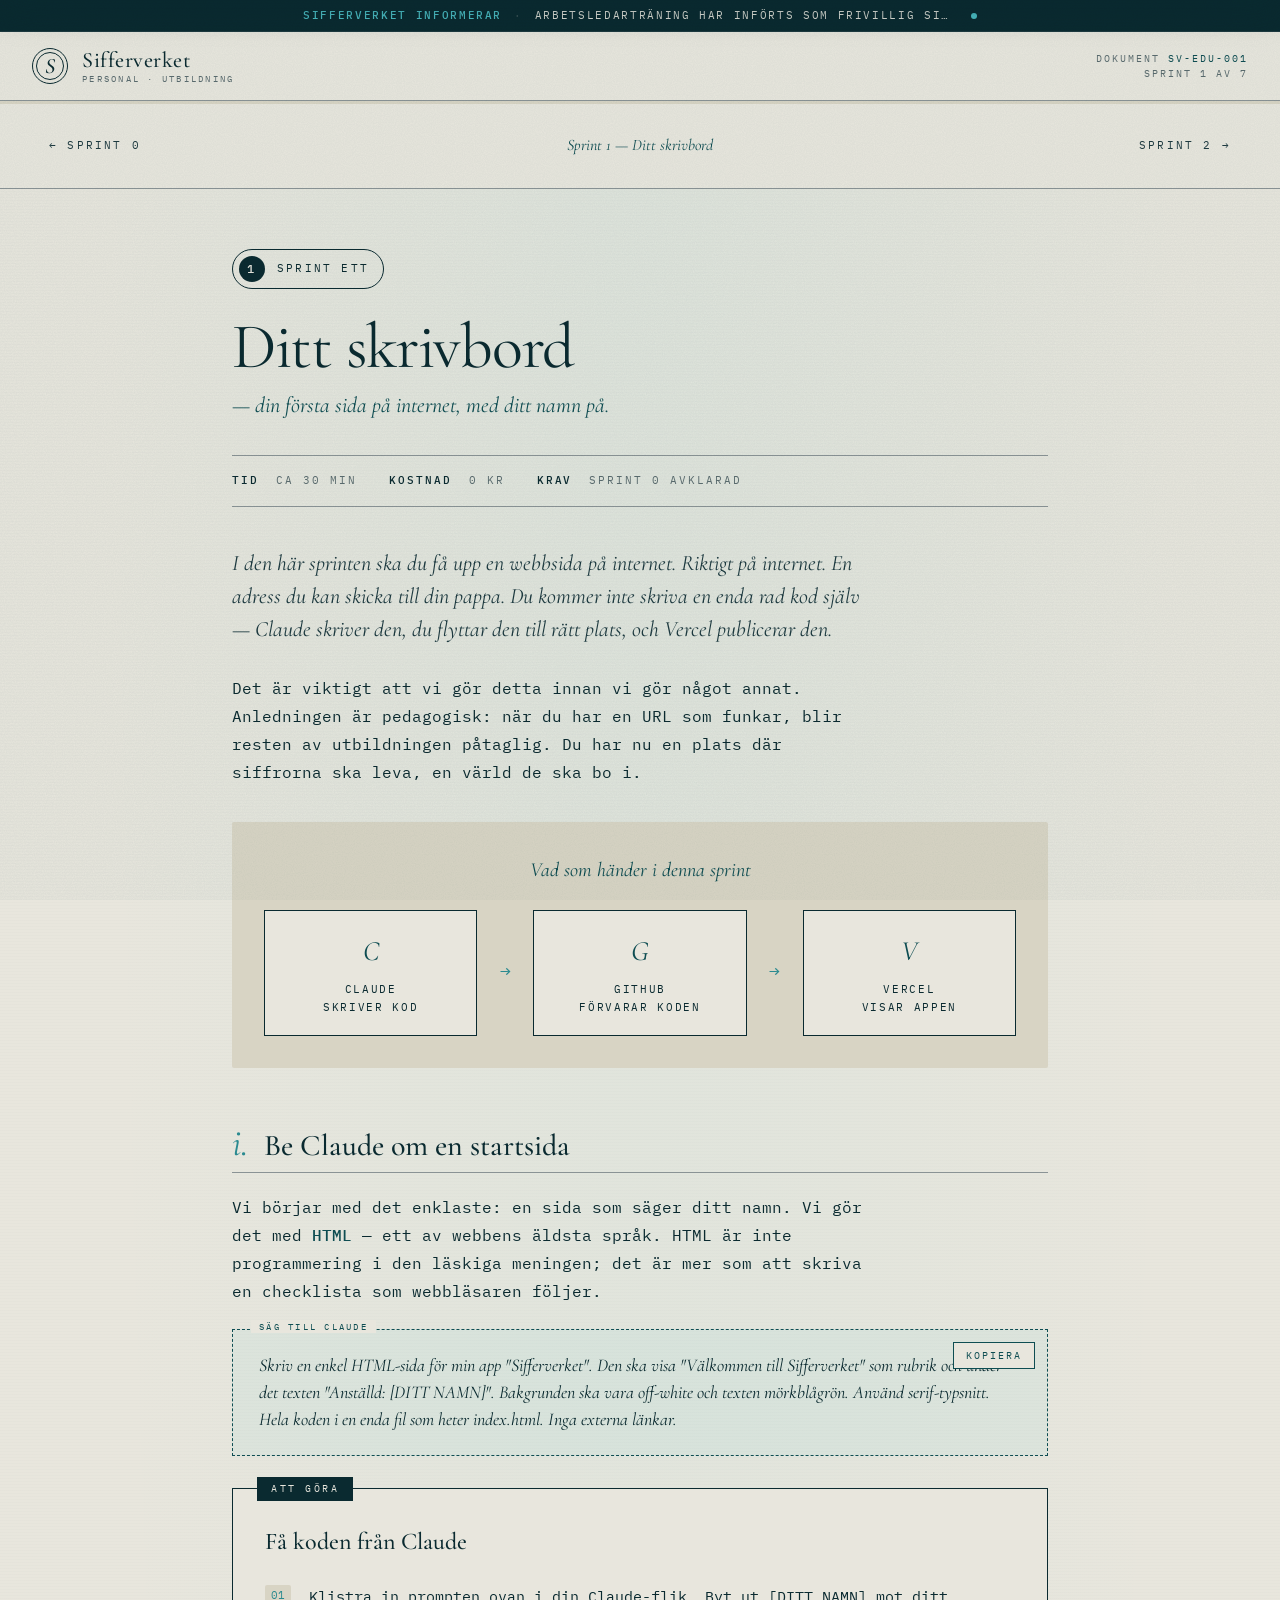
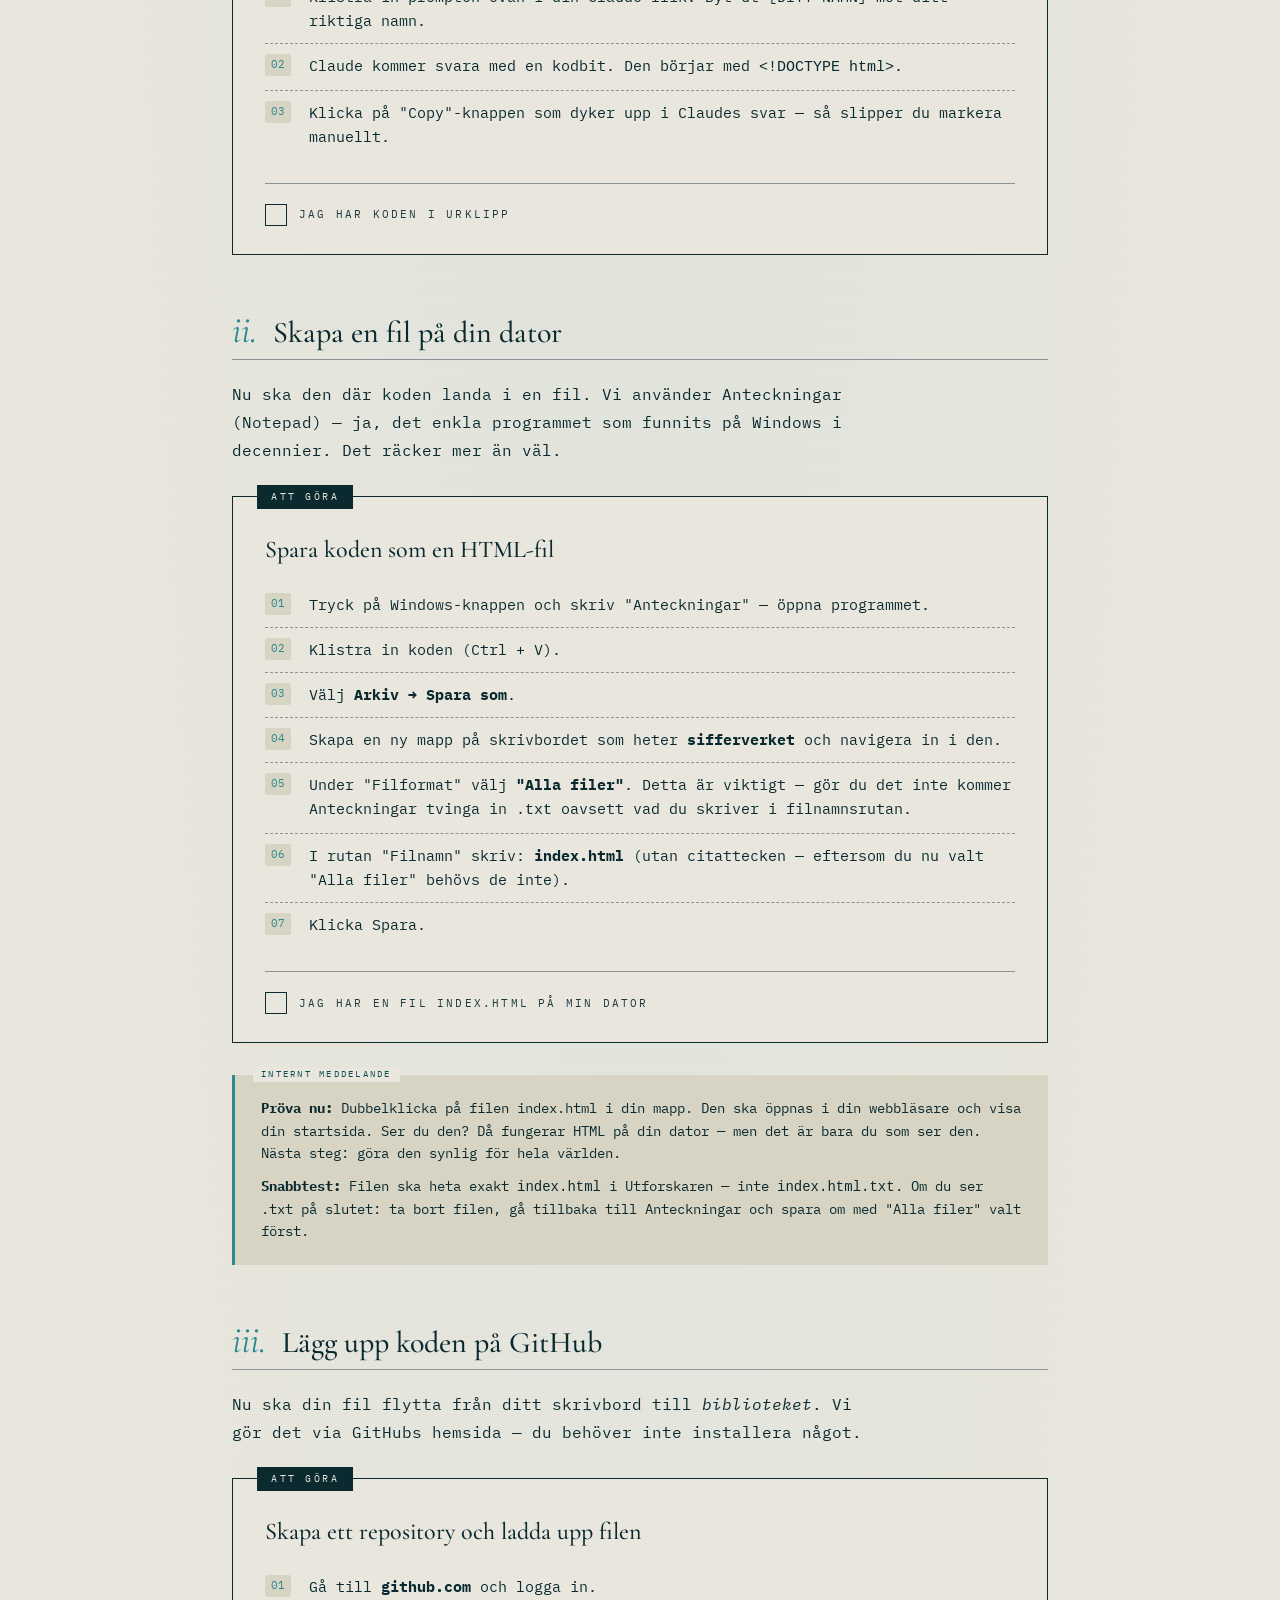
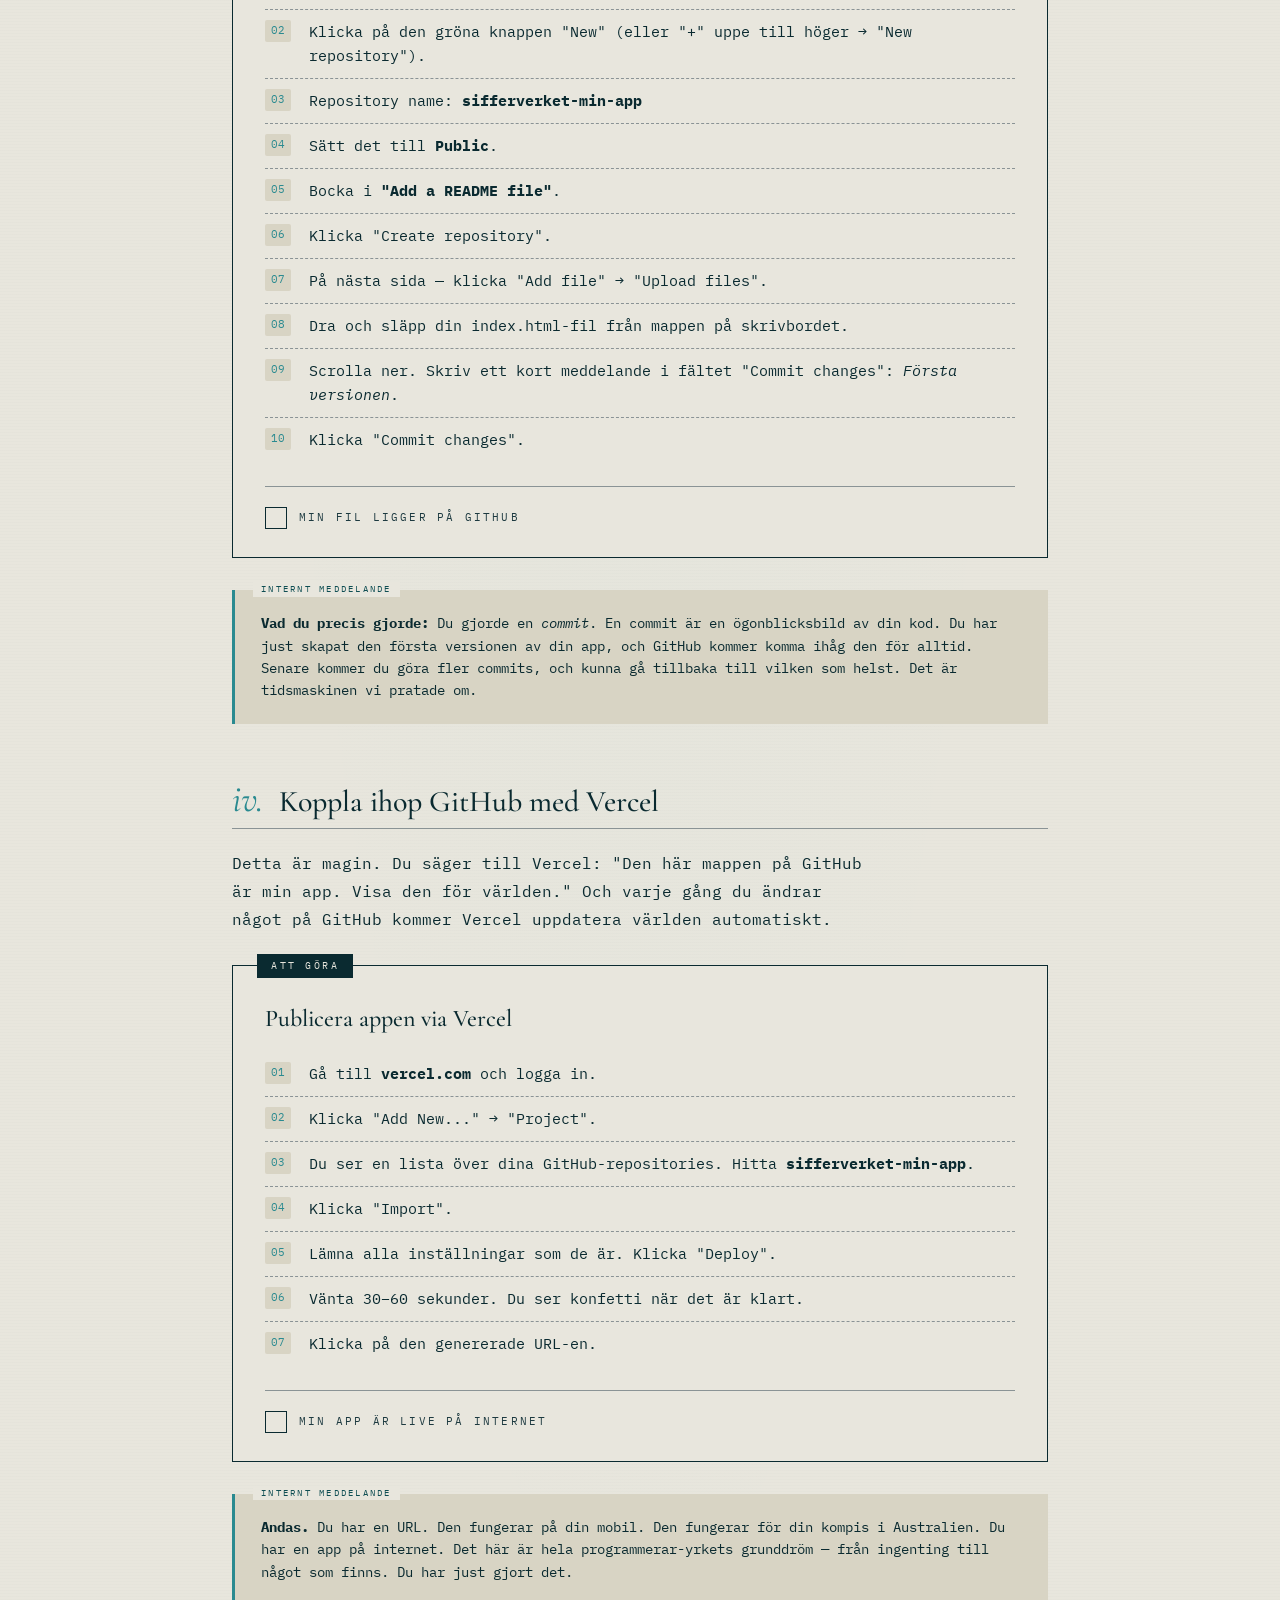
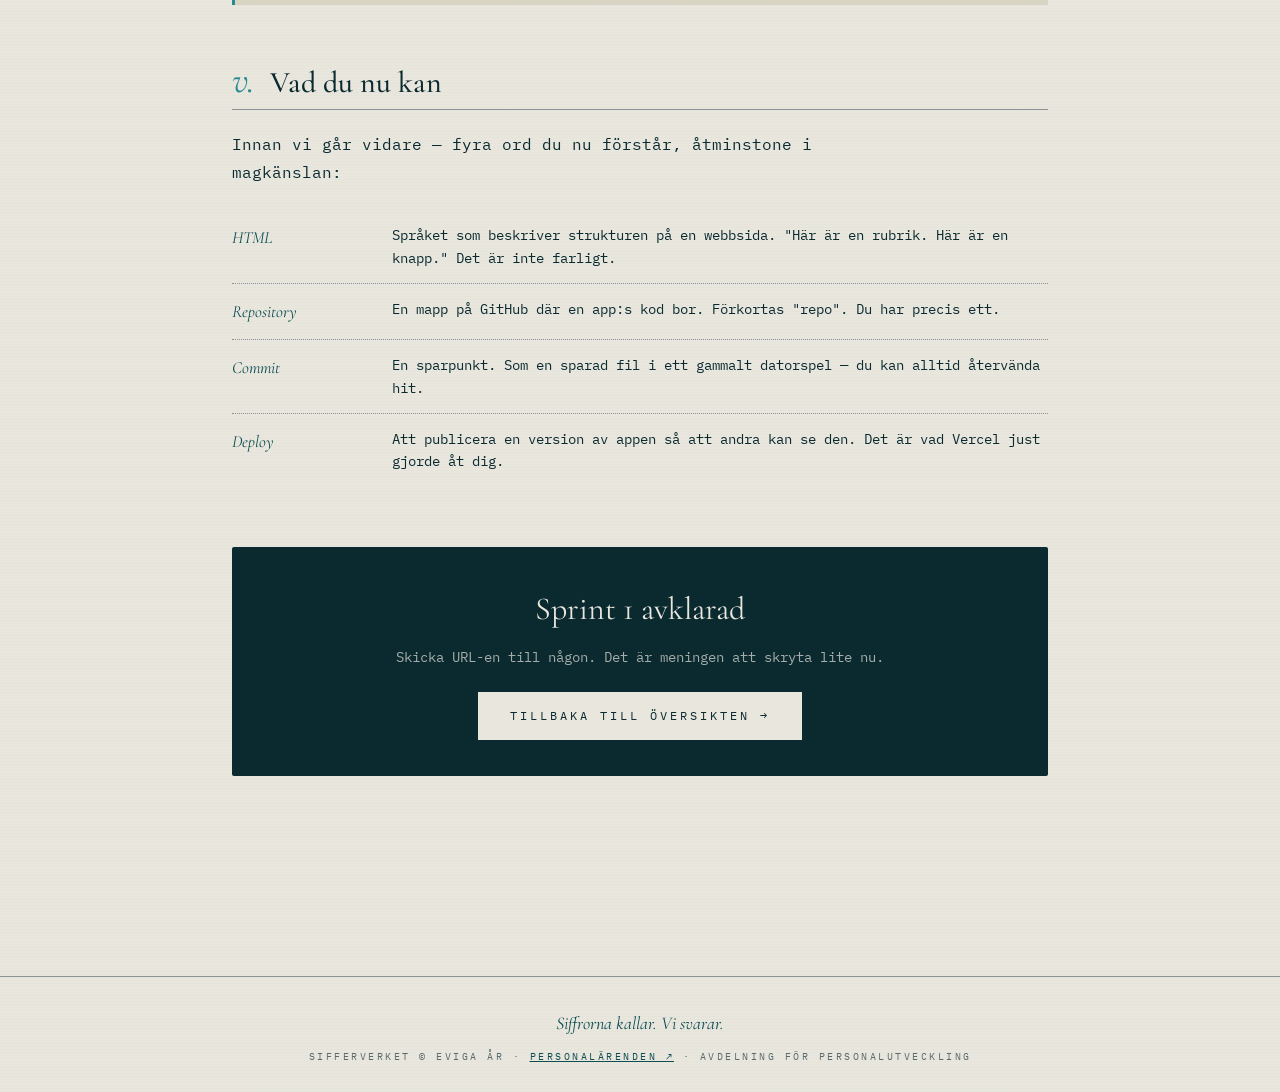
<file: sprint-1/index.html>
<!DOCTYPE html>
<html lang="sv">
<head>
<meta charset="UTF-8">
<meta name="viewport" content="width=device-width, initial-scale=1.0">
<title>Sprint 1: Ditt skrivbord — Sifferverket</title>
<meta name="description" content="Sprint 1 av Sifferverket-utbildningen: Ditt skrivbord. Få upp din första sida på internet.">
<link rel="preconnect" href="https://fonts.googleapis.com">
<link rel="preconnect" href="https://fonts.gstatic.com" crossorigin>
<link href="https://fonts.googleapis.com/css2?family=IBM+Plex+Mono:wght@300;400;500;600&family=Cormorant+Garamond:ital,wght@0,400;0,500;0,600;1,400&display=swap" rel="stylesheet">
<link rel="stylesheet" href="/assets/styles.css">
</head>
<body>

<!-- SIFFERVERKET INFORMERAR — direktivband + panel -->
<div class="directive-band" id="directiveBand" role="button" tabindex="0" aria-label="Öppna direktivlista">
  <span class="directive-prefix">Sifferverket Informerar</span>
  <span class="directive-divider">·</span>
  <span class="directive-current" id="directiveCurrent">Inga direktiv inkomna.</span>
  <span class="directive-unread" id="directiveUnread" hidden></span>
</div>

<aside class="directive-panel" id="directivePanel" aria-hidden="true">
  <div class="directive-panel-inner">
    <header class="directive-panel-header">
      <div class="directive-panel-label">Nyheter från Öferdirektören</div>
      <button class="directive-panel-close" id="directivePanelClose" aria-label="Stäng">✕</button>
    </header>
    <ol class="directive-list" id="directiveList"></ol>
    <footer class="directive-panel-footer">
      Sifferverket · Avdelning för Personalutveckling · Internt material
    </footer>
  </div>
</aside>
<div class="directive-backdrop" id="directiveBackdrop" hidden></div>

<header class="corp-header">
  <a href="/" class="logo">
    <div class="logo-mark">S</div>
    <div class="logo-text">
      <div class="name">Sifferverket</div>
      <div class="sub">Personal · Utbildning</div>
    </div>
  </a>
  <div class="header-meta">
    <div>Dokument <span class="doc-id">SV-EDU-001</span></div>
    <div>Sprint 1 av 7</div>
  </div>
</header>

<div class="progress-bar">
  <div class="progress-fill" id="progressFill"></div>
</div>

<nav class="sprint-nav">
  <a href="/sprint-0/">← Sprint 0</a>
  <span class="nav-center">Sprint 1 — Ditt skrivbord</span>
  <a href="/sprint-2/">Sprint 2 →</a>
</nav>

<main class="stage">

<section class="sprint">
  <div class="sprint-marker">
    <span class="num">1</span>
    <span>Sprint Ett</span>
  </div>
  <h2 class="sprint-title">Ditt skrivbord</h2>
  <p class="sprint-subtitle">— din första sida på internet, med ditt namn på.</p>

  <div class="sprint-meta">
    <div><strong>Tid</strong> ca 30 min</div>
    <div><strong>Kostnad</strong> 0 kr</div>
    <div><strong>Krav</strong> Sprint 0 avklarad</div>
  </div>

  <div class="prose">
    <p class="lead">I den här sprinten ska du få upp en webbsida på internet. Riktigt på internet. En adress du kan skicka till din pappa. Du kommer inte skriva en enda rad kod själv — Claude skriver den, du flyttar den till rätt plats, och Vercel publicerar den.</p>

    <p>Det är viktigt att vi gör detta innan vi gör något annat. Anledningen är pedagogisk: när du har en URL som funkar, blir resten av utbildningen påtaglig. Du har nu en plats där siffrorna ska leva, en värld de ska bo i.</p>
  </div>

  <div class="diagram">
    <div class="diagram-title">Vad som händer i denna sprint</div>
    <div class="diagram-row">
      <div class="diagram-box">
        <span class="icon">C</span>
        Claude<br>skriver kod
      </div>
      <div class="diagram-arrow">→</div>
      <div class="diagram-box">
        <span class="icon">G</span>
        GitHub<br>förvarar koden
      </div>
      <div class="diagram-arrow">→</div>
      <div class="diagram-box">
        <span class="icon">V</span>
        Vercel<br>visar appen
      </div>
    </div>
  </div>

  <!-- ============ STEG 1 — BE CLAUDE ============ -->
  <div class="step-heading">
    <div class="step-num">i.</div>
    <div class="step-title">Be Claude om en startsida</div>
  </div>

  <div class="prose">
    <p>Vi börjar med det enklaste: en sida som säger ditt namn. Vi gör det med <strong>HTML</strong> — ett av webbens äldsta språk. HTML är inte programmering i den läskiga meningen; det är mer som att skriva en checklista som webbläsaren följer.</p>
  </div>

  <div class="claude-prompt">
    Skriv en enkel HTML-sida för min app "Sifferverket". Den ska visa "Välkommen till Sifferverket" som rubrik och under det texten "Anställd: [DITT NAMN]". Bakgrunden ska vara off-white och texten mörkblågrön. Använd serif-typsnitt. Hela koden i en enda fil som heter index.html. Inga externa länkar.
  </div>

  <div class="action">
    <span class="action-tag">Att göra</span>
    <h4>Få koden från Claude</h4>
    <ol>
      <li>Klistra in prompten ovan i din Claude-flik. Byt ut [DITT NAMN] mot ditt riktiga namn.</li>
      <li>Claude kommer svara med en kodbit. Den börjar med <code>&lt;!DOCTYPE html&gt;</code>.</li>
      <li>Klicka på "Copy"-knappen som dyker upp i Claudes svar — så slipper du markera manuellt.</li>
    </ol>
    <div class="completion">
      <label class="checkbox-wrap">
        <input type="checkbox" data-step="copy-code">
        <span>Jag har koden i urklipp</span>
      </label>
    </div>
  </div>

  <!-- ============ STEG 2 — SPARA FILEN ============ -->
  <div class="step-heading">
    <div class="step-num">ii.</div>
    <div class="step-title">Skapa en fil på din dator</div>
  </div>

  <div class="prose">
    <p>Nu ska den där koden landa i en fil. Vi använder Anteckningar (Notepad) — ja, det enkla programmet som funnits på Windows i decennier. Det räcker mer än väl.</p>
  </div>

  <div class="action">
    <span class="action-tag">Att göra</span>
    <h4>Spara koden som en HTML-fil</h4>
    <ol>
      <li>Tryck på Windows-knappen och skriv "Anteckningar" — öppna programmet.</li>
      <li>Klistra in koden (Ctrl + V).</li>
      <li>Välj <strong>Arkiv → Spara som</strong>.</li>
      <li>Skapa en ny mapp på skrivbordet som heter <strong>sifferverket</strong> och navigera in i den.</li>
      <li>Under "Filformat" välj <strong>"Alla filer"</strong>. Detta är viktigt — gör du det inte kommer Anteckningar tvinga in <code>.txt</code> oavsett vad du skriver i filnamnsrutan.</li>
      <li>I rutan "Filnamn" skriv: <strong>index.html</strong> (utan citattecken — eftersom du nu valt "Alla filer" behövs de inte).</li>
      <li>Klicka Spara.</li>
    </ol>
    <div class="completion">
      <label class="checkbox-wrap">
        <input type="checkbox" data-step="save-file">
        <span>Jag har en fil index.html på min dator</span>
      </label>
    </div>
  </div>

  <div class="memo">
    <p><strong>Pröva nu:</strong> Dubbelklicka på filen index.html i din mapp. Den ska öppnas i din webbläsare och visa din startsida. Ser du den? Då fungerar HTML på din dator — men det är bara du som ser den. Nästa steg: göra den synlig för hela världen.</p>
    <p><strong>Snabbtest:</strong> Filen ska heta exakt <code>index.html</code> i Utforskaren — inte <code>index.html.txt</code>. Om du ser .txt på slutet: ta bort filen, gå tillbaka till Anteckningar och spara om med "Alla filer" valt först.</p>
  </div>

  <!-- ============ STEG 3 — GITHUB ============ -->
  <div class="step-heading">
    <div class="step-num">iii.</div>
    <div class="step-title">Lägg upp koden på GitHub</div>
  </div>

  <div class="prose">
    <p>Nu ska din fil flytta från ditt skrivbord till <em>biblioteket</em>. Vi gör det via GitHubs hemsida — du behöver inte installera något.</p>
  </div>

  <div class="action">
    <span class="action-tag">Att göra</span>
    <h4>Skapa ett repository och ladda upp filen</h4>
    <ol>
      <li>Gå till <strong>github.com</strong> och logga in.</li>
      <li>Klicka på den gröna knappen "New" (eller "+" uppe till höger → "New repository").</li>
      <li>Repository name: <strong>sifferverket-min-app</strong></li>
      <li>Sätt det till <strong>Public</strong>.</li>
      <li>Bocka i <strong>"Add a README file"</strong>.</li>
      <li>Klicka "Create repository".</li>
      <li>På nästa sida — klicka "Add file" → "Upload files".</li>
      <li>Dra och släpp din index.html-fil från mappen på skrivbordet.</li>
      <li>Scrolla ner. Skriv ett kort meddelande i fältet "Commit changes": <em>Första versionen</em>.</li>
      <li>Klicka "Commit changes".</li>
    </ol>
    <div class="completion">
      <label class="checkbox-wrap">
        <input type="checkbox" data-step="github-upload">
        <span>Min fil ligger på GitHub</span>
      </label>
    </div>
  </div>

  <div class="memo">
    <p><strong>Vad du precis gjorde:</strong> Du gjorde en <em>commit</em>. En commit är en ögonblicksbild av din kod. Du har just skapat den första versionen av din app, och GitHub kommer komma ihåg den för alltid. Senare kommer du göra fler commits, och kunna gå tillbaka till vilken som helst. Det är tidsmaskinen vi pratade om.</p>
  </div>

  <!-- ============ STEG 4 — VERCEL ============ -->
  <div class="step-heading">
    <div class="step-num">iv.</div>
    <div class="step-title">Koppla ihop GitHub med Vercel</div>
  </div>

  <div class="prose">
    <p>Detta är magin. Du säger till Vercel: "Den här mappen på GitHub är min app. Visa den för världen." Och varje gång du ändrar något på GitHub kommer Vercel uppdatera världen automatiskt.</p>
  </div>

  <div class="action">
    <span class="action-tag">Att göra</span>
    <h4>Publicera appen via Vercel</h4>
    <ol>
      <li>Gå till <strong>vercel.com</strong> och logga in.</li>
      <li>Klicka "Add New..." → "Project".</li>
      <li>Du ser en lista över dina GitHub-repositories. Hitta <strong>sifferverket-min-app</strong>.</li>
      <li>Klicka "Import".</li>
      <li>Lämna alla inställningar som de är. Klicka "Deploy".</li>
      <li>Vänta 30–60 sekunder. Du ser konfetti när det är klart.</li>
      <li>Klicka på den genererade URL-en.</li>
    </ol>
    <div class="completion">
      <label class="checkbox-wrap">
        <input type="checkbox" data-step="deploy">
        <span>Min app är live på internet</span>
      </label>
    </div>
  </div>

  <div class="memo">
    <p><strong>Andas.</strong> Du har en URL. Den fungerar på din mobil. Den fungerar för din kompis i Australien. Du har en app på internet. Det här är hela programmerar-yrkets grunddröm — från ingenting till något som finns. Du har just gjort det.</p>
  </div>

  <!-- ============ ORDLISTA ============ -->
  <div class="step-heading">
    <div class="step-num">v.</div>
    <div class="step-title">Vad du nu kan</div>
  </div>

  <div class="prose">
    <p>Innan vi går vidare — fyra ord du nu förstår, åtminstone i magkänslan:</p>
  </div>

  <dl style="margin-top: 24px;">
    <div class="definition">
      <dt>HTML</dt>
      <dd>Språket som beskriver strukturen på en webbsida. "Här är en rubrik. Här är en knapp." Det är inte farligt.</dd>
    </div>
    <div class="definition">
      <dt>Repository</dt>
      <dd>En mapp på GitHub där en app:s kod bor. Förkortas "repo". Du har precis ett.</dd>
    </div>
    <div class="definition">
      <dt>Commit</dt>
      <dd>En sparpunkt. Som en sparad fil i ett gammalt datorspel — du kan alltid återvända hit.</dd>
    </div>
    <div class="definition">
      <dt>Deploy</dt>
      <dd>Att publicera en version av appen så att andra kan se den. Det är vad Vercel just gjorde åt dig.</dd>
    </div>
  </dl>

  <div class="decision">
    <h3>Sprint 1 avklarad</h3>
    <p>Skicka URL-en till någon. Det är meningen att skryta lite nu.</p>
    <a href="/">Tillbaka till översikten →</a>
  </div>
</section>

</main>

<footer class="footer">
  <div class="motto">Siffrorna kallar. Vi svarar.</div>
  <div>Sifferverket © Eviga år · <a href="/personalarenden/">Personalärenden ↗</a> · Avdelning för Personalutveckling</div>
</footer>

<script src="/assets/scripts.js"></script>
</body>
</html>
</file>
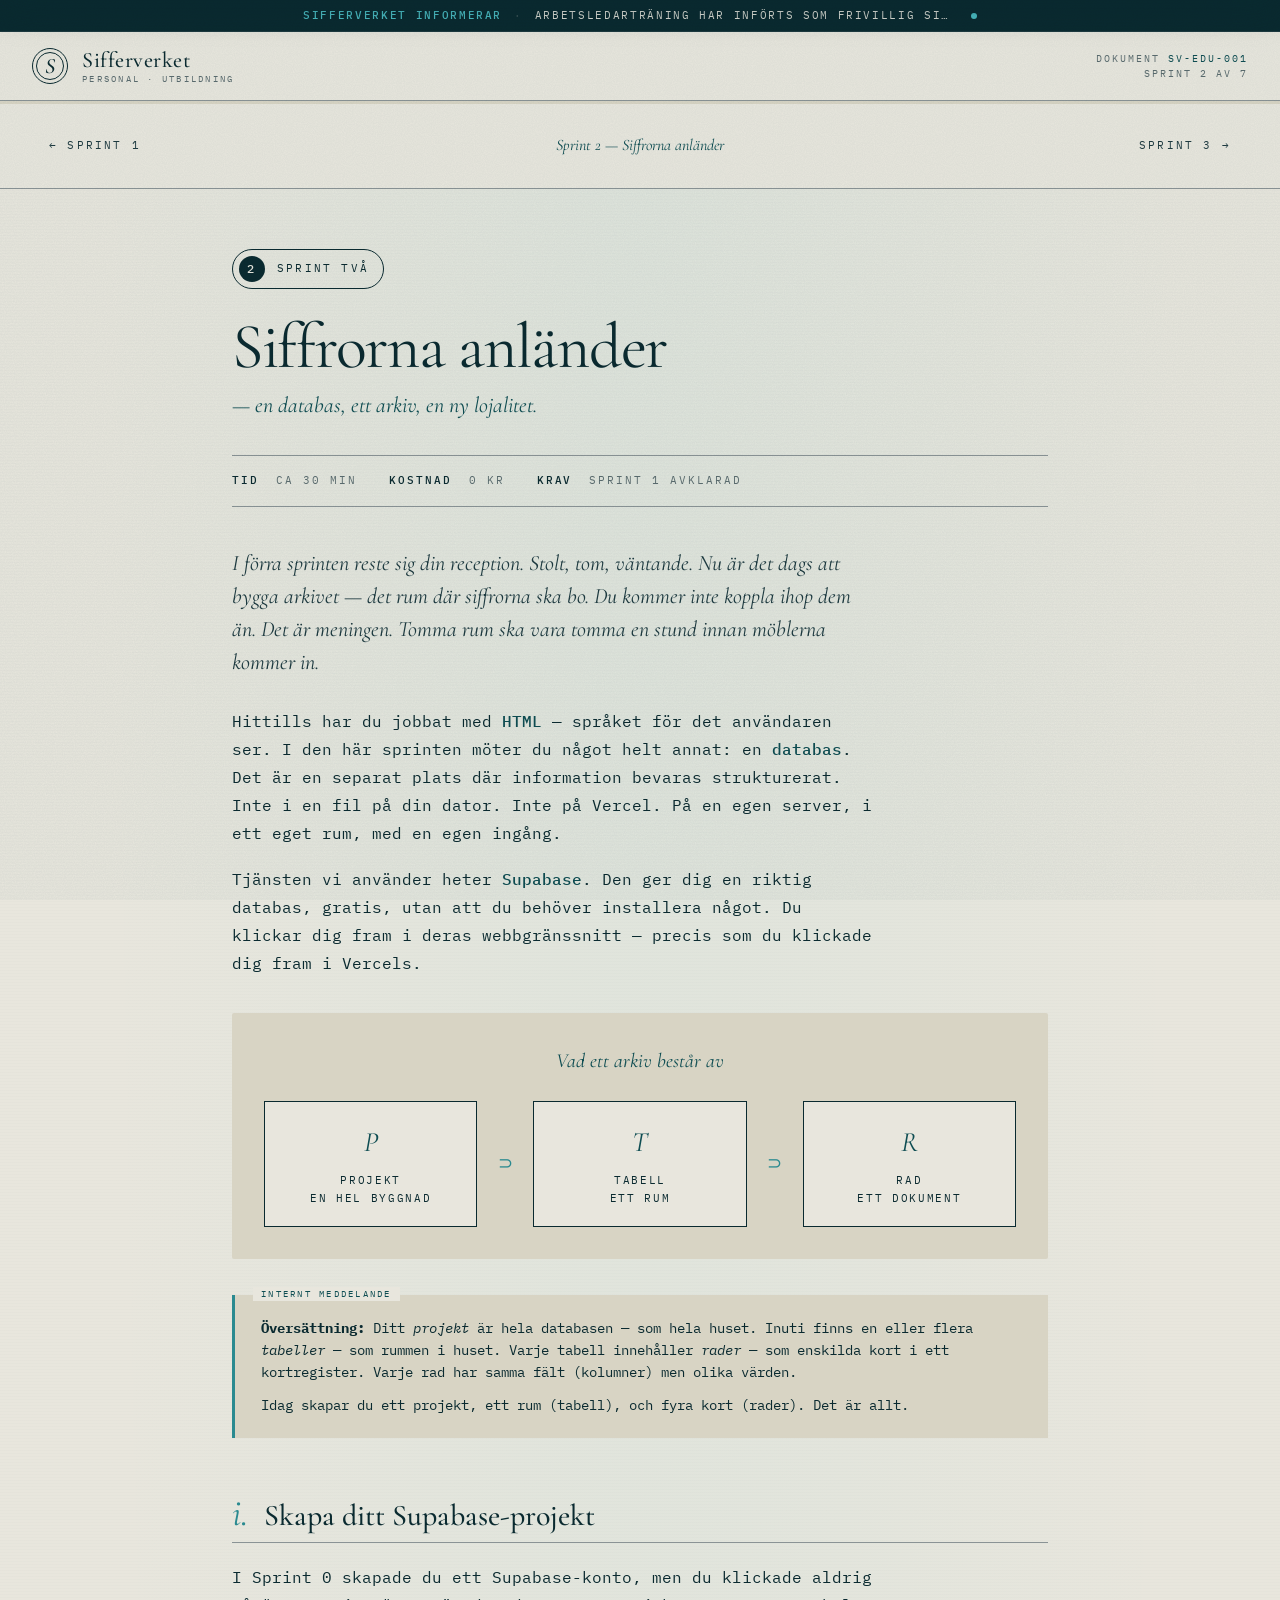
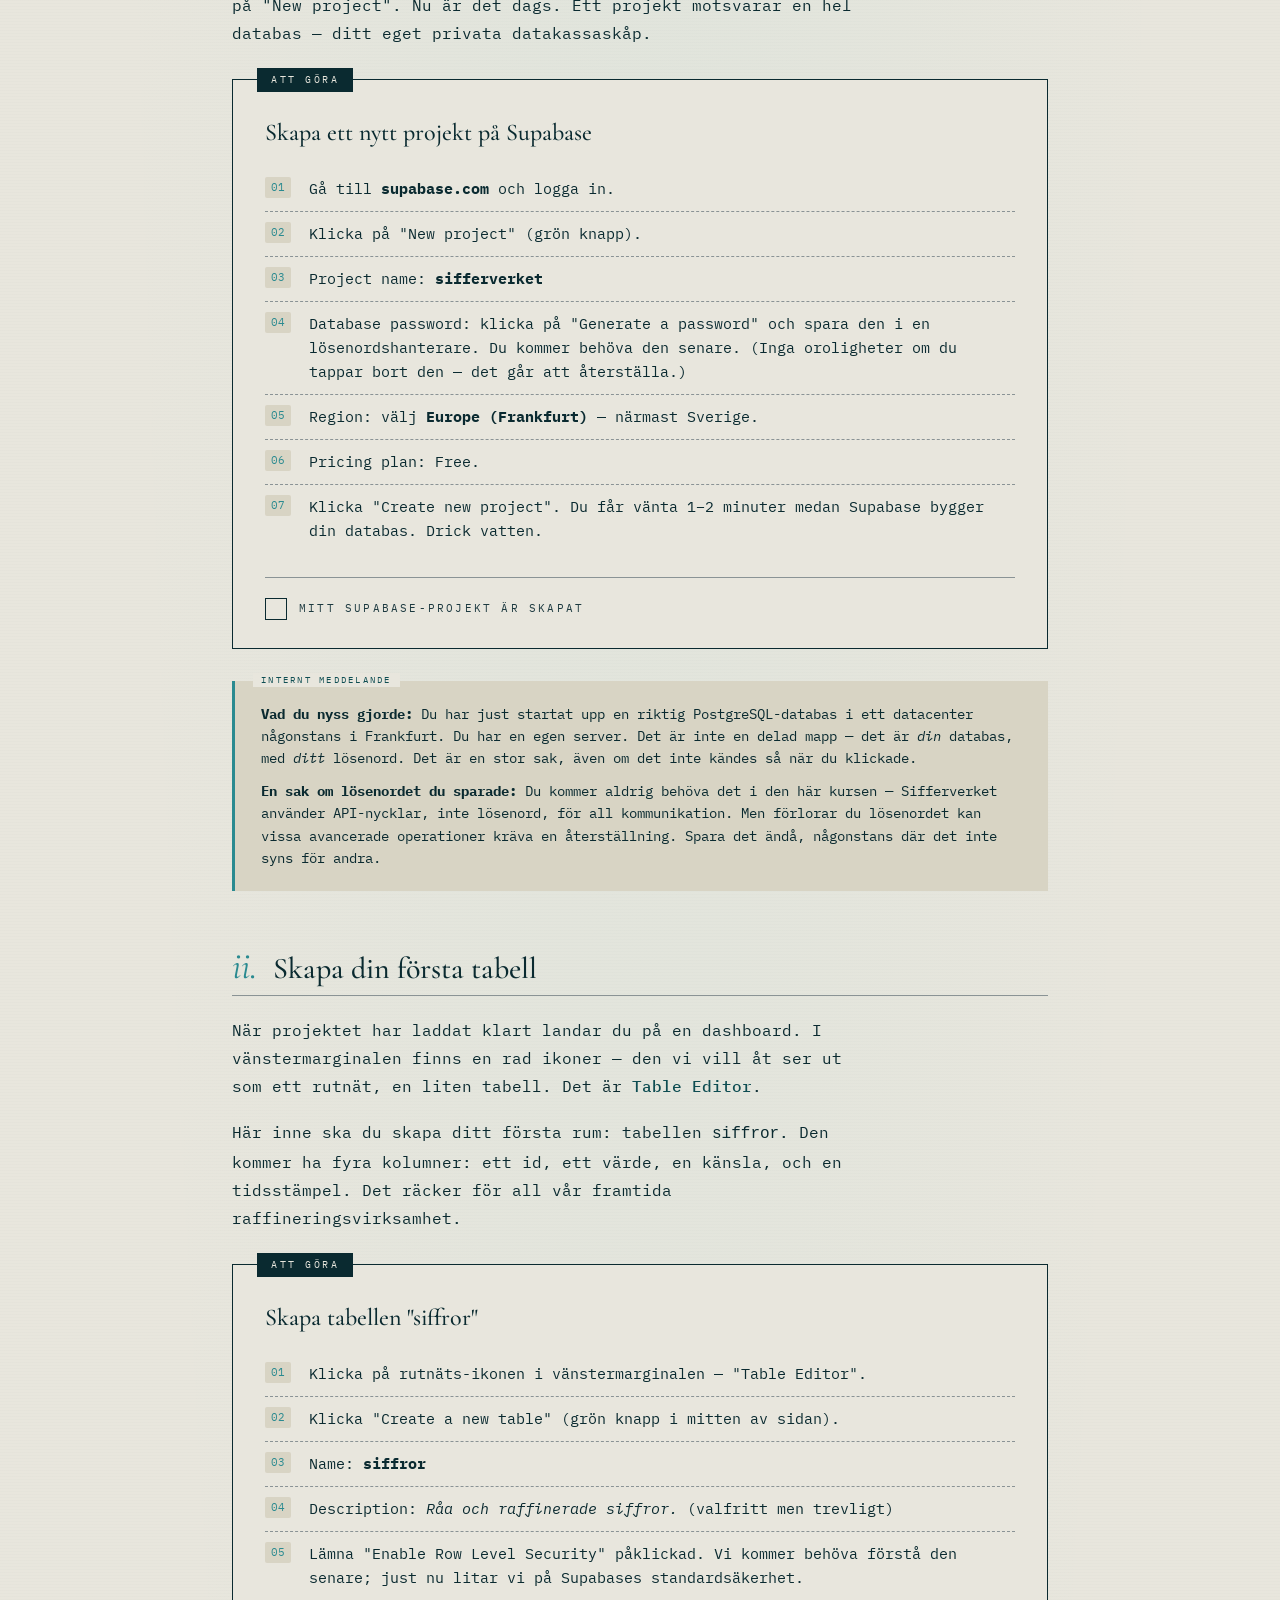
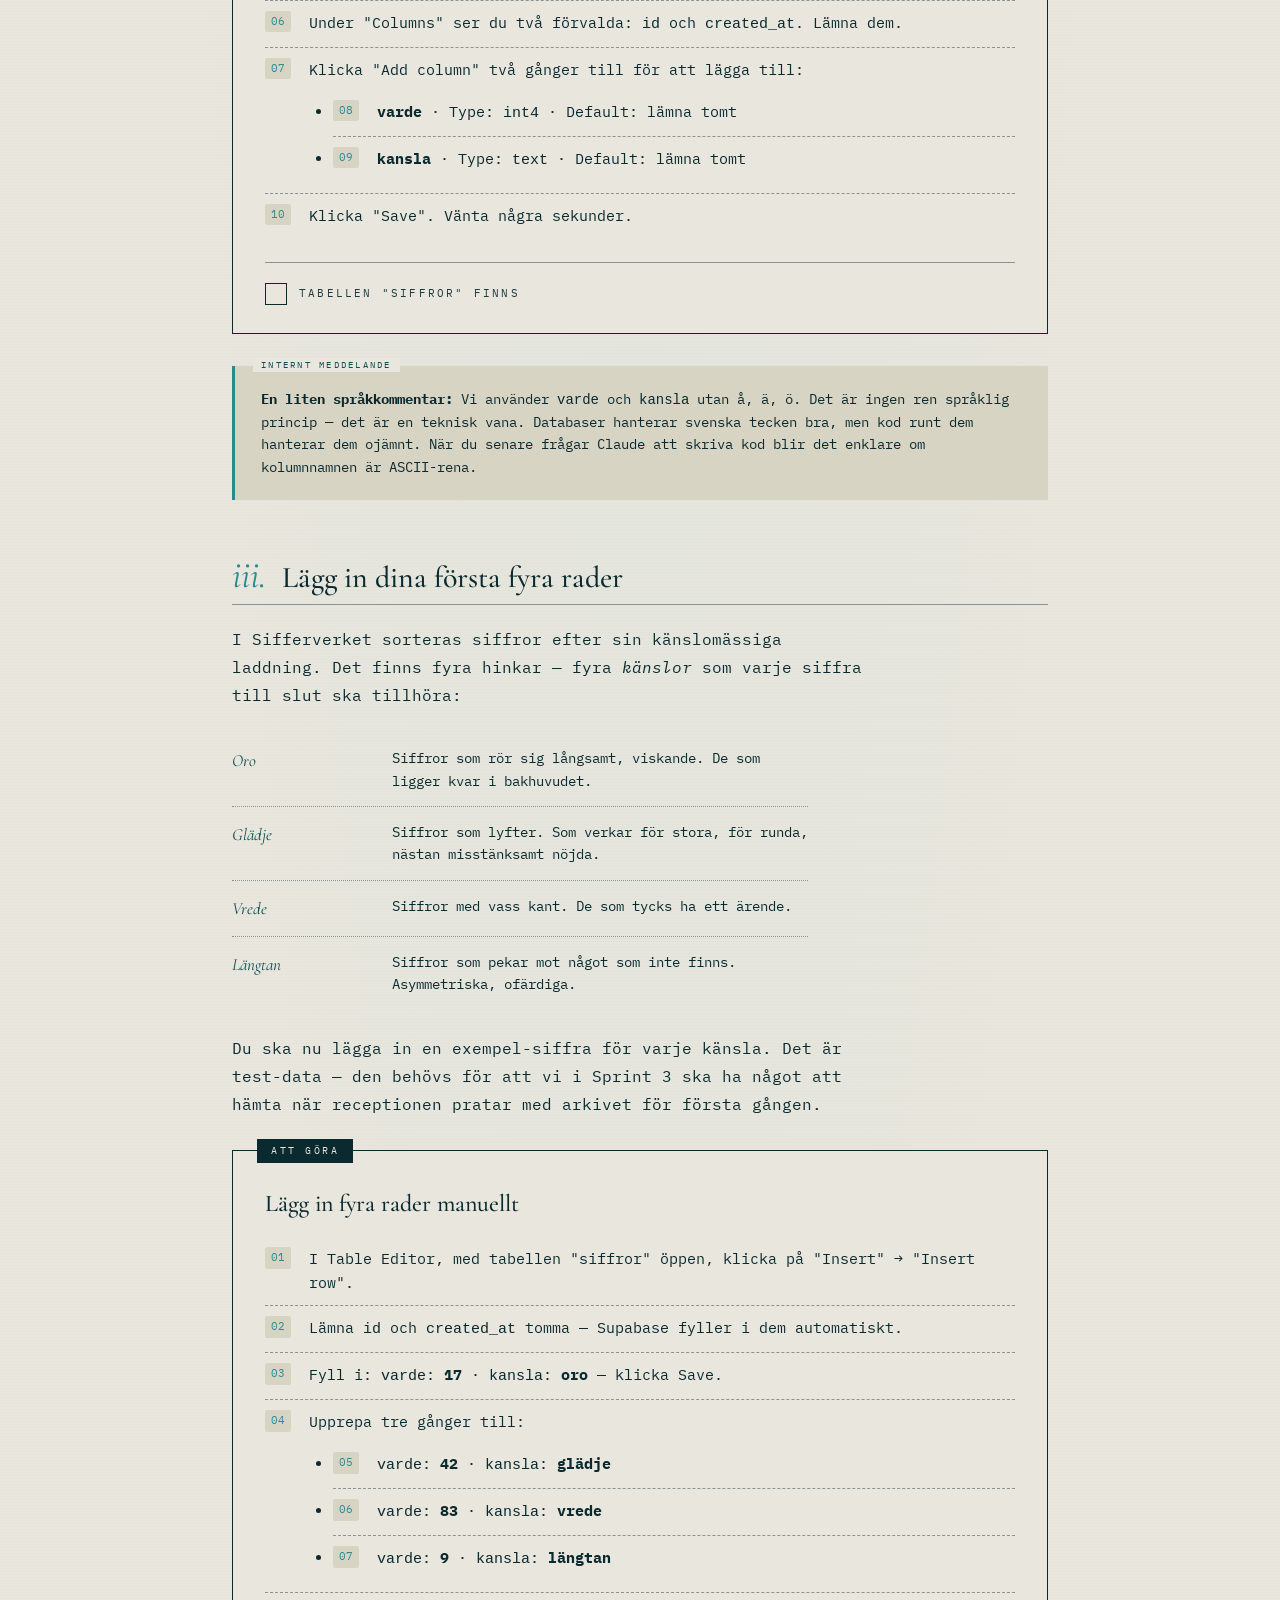
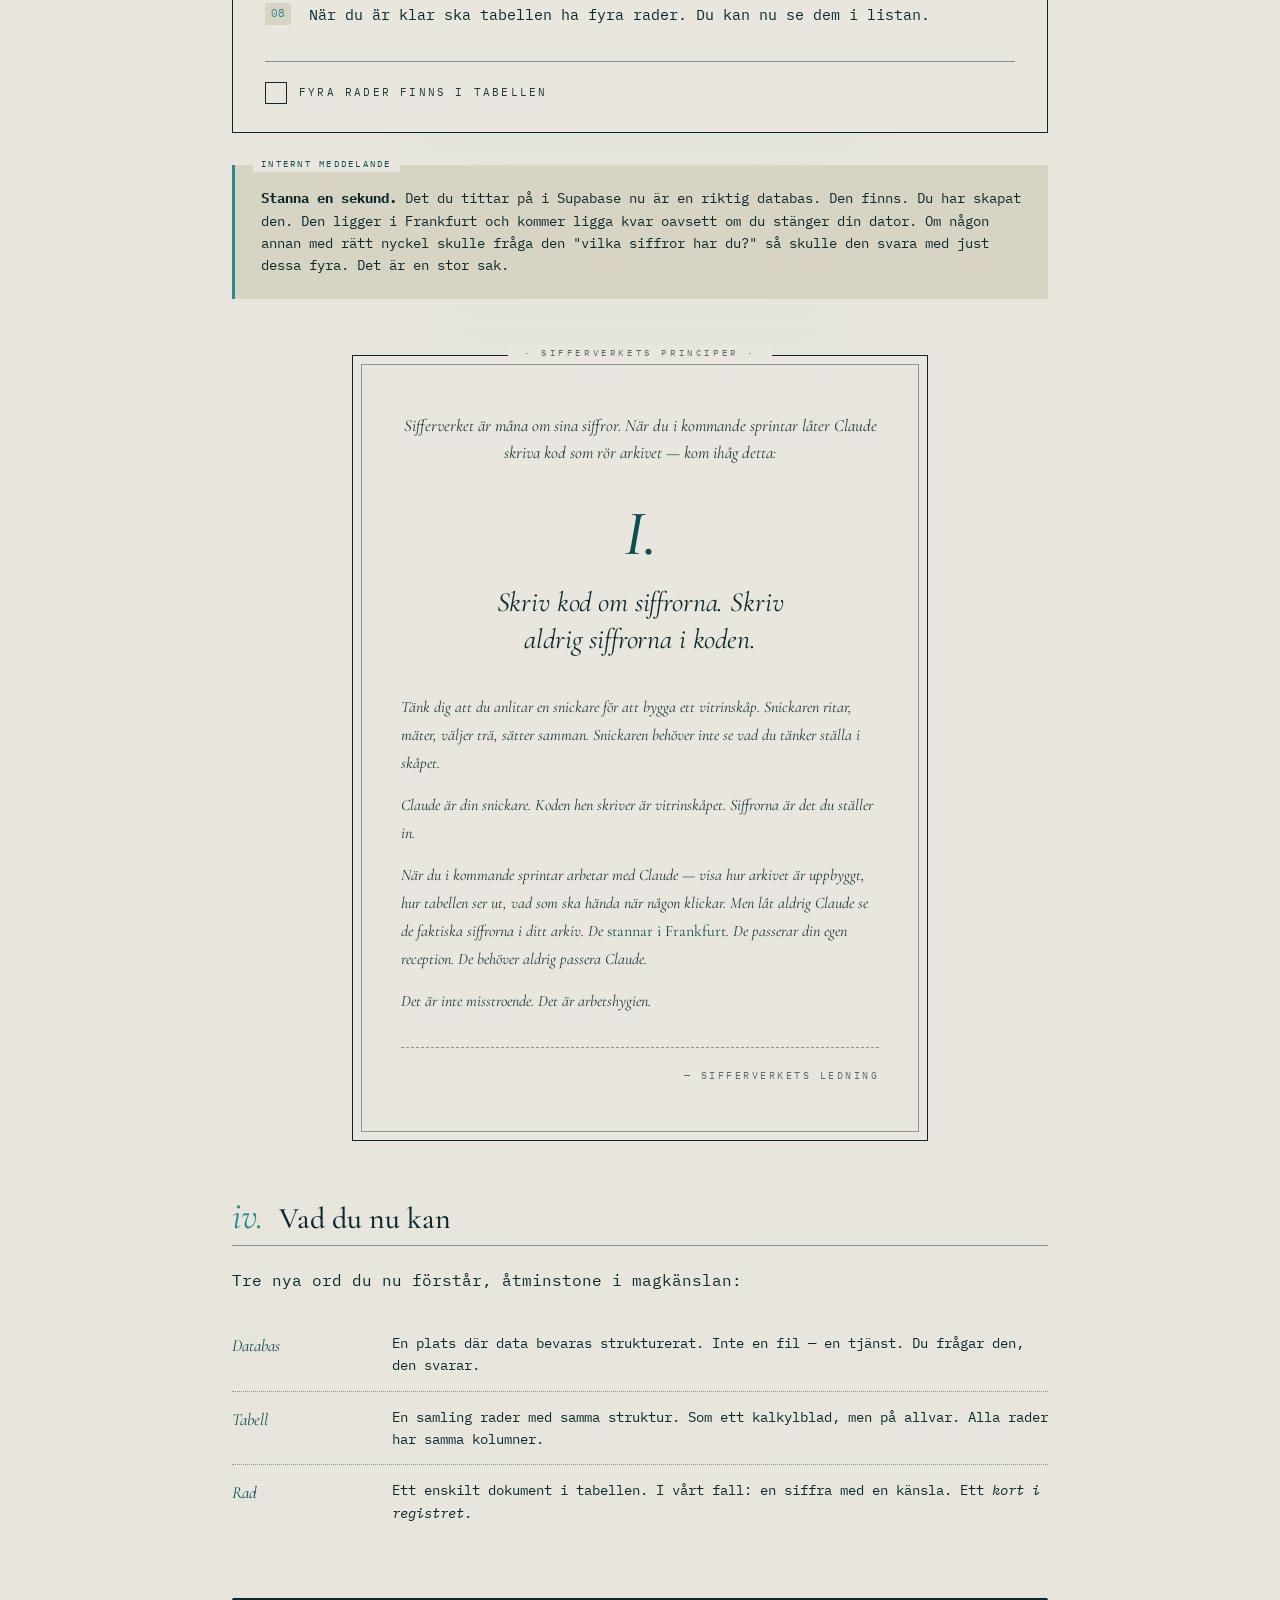
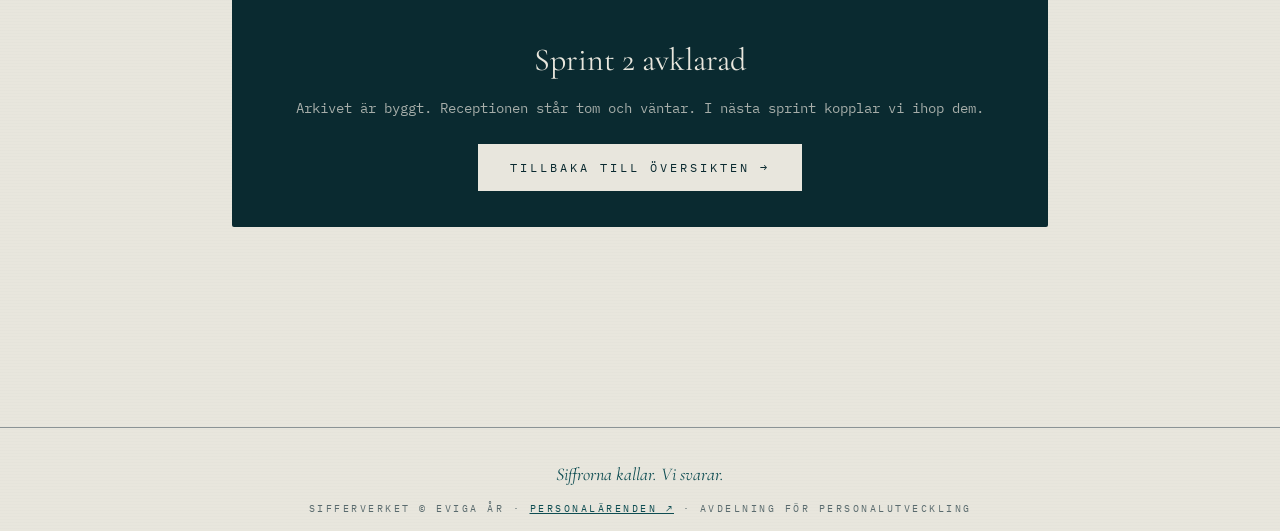
<file: sprint-2/index.html>
<!DOCTYPE html>
<html lang="sv">
<head>
<meta charset="UTF-8">
<meta name="viewport" content="width=device-width, initial-scale=1.0">
<title>Sprint 2: Siffrorna anländer — Sifferverket</title>
<meta name="description" content="Sprint 2 av Sifferverket-utbildningen: Siffrorna anländer. Skapa din första databas.">
<link rel="preconnect" href="https://fonts.googleapis.com">
<link rel="preconnect" href="https://fonts.gstatic.com" crossorigin>
<link href="https://fonts.googleapis.com/css2?family=IBM+Plex+Mono:wght@300;400;500;600&family=Cormorant+Garamond:ital,wght@0,400;0,500;0,600;1,400&display=swap" rel="stylesheet">
<link rel="stylesheet" href="/assets/styles.css">
</head>
<body>

<!-- SIFFERVERKET INFORMERAR — direktivband + panel -->
<div class="directive-band" id="directiveBand" role="button" tabindex="0" aria-label="Öppna direktivlista">
  <span class="directive-prefix">Sifferverket Informerar</span>
  <span class="directive-divider">·</span>
  <span class="directive-current" id="directiveCurrent">Inga direktiv inkomna.</span>
  <span class="directive-unread" id="directiveUnread" hidden></span>
</div>

<aside class="directive-panel" id="directivePanel" aria-hidden="true">
  <div class="directive-panel-inner">
    <header class="directive-panel-header">
      <div class="directive-panel-label">Nyheter från Öferdirektören</div>
      <button class="directive-panel-close" id="directivePanelClose" aria-label="Stäng">✕</button>
    </header>
    <ol class="directive-list" id="directiveList"></ol>
    <footer class="directive-panel-footer">
      Sifferverket · Avdelning för Personalutveckling · Internt material
    </footer>
  </div>
</aside>
<div class="directive-backdrop" id="directiveBackdrop" hidden></div>

<header class="corp-header">
  <a href="/" class="logo">
    <div class="logo-mark">S</div>
    <div class="logo-text">
      <div class="name">Sifferverket</div>
      <div class="sub">Personal · Utbildning</div>
    </div>
  </a>
  <div class="header-meta">
    <div>Dokument <span class="doc-id">SV-EDU-001</span></div>
    <div>Sprint 2 av 7</div>
  </div>
</header>

<div class="progress-bar">
  <div class="progress-fill" id="progressFill"></div>
</div>

<nav class="sprint-nav">
  <a href="/sprint-1/">← Sprint 1</a>
  <span class="nav-center">Sprint 2 — Siffrorna anländer</span>
  <a href="/sprint-3/">Sprint 3 →</a>
</nav>

<main class="stage">

<section class="sprint">
  <div class="sprint-marker">
    <span class="num">2</span>
    <span>Sprint Två</span>
  </div>
  <h2 class="sprint-title">Siffrorna anländer</h2>
  <p class="sprint-subtitle">— en databas, ett arkiv, en ny lojalitet.</p>

  <div class="sprint-meta">
    <div><strong>Tid</strong> ca 30 min</div>
    <div><strong>Kostnad</strong> 0 kr</div>
    <div><strong>Krav</strong> Sprint 1 avklarad</div>
  </div>

  <div class="prose">
    <p class="lead">I förra sprinten reste sig din reception. Stolt, tom, väntande. Nu är det dags att bygga arkivet — det rum där siffrorna ska bo. Du kommer inte koppla ihop dem än. Det är meningen. Tomma rum ska vara tomma en stund innan möblerna kommer in.</p>

    <p>Hittills har du jobbat med <strong>HTML</strong> — språket för det användaren ser. I den här sprinten möter du något helt annat: en <strong>databas</strong>. Det är en separat plats där information bevaras strukturerat. Inte i en fil på din dator. Inte på Vercel. På en egen server, i ett eget rum, med en egen ingång.</p>

    <p>Tjänsten vi använder heter <strong>Supabase</strong>. Den ger dig en riktig databas, gratis, utan att du behöver installera något. Du klickar dig fram i deras webbgränssnitt — precis som du klickade dig fram i Vercels.</p>
  </div>

  <div class="diagram">
    <div class="diagram-title">Vad ett arkiv består av</div>
    <div class="diagram-row">
      <div class="diagram-box">
        <span class="icon">P</span>
        Projekt<br>en hel byggnad
      </div>
      <div class="diagram-arrow">⊃</div>
      <div class="diagram-box">
        <span class="icon">T</span>
        Tabell<br>ett rum
      </div>
      <div class="diagram-arrow">⊃</div>
      <div class="diagram-box">
        <span class="icon">R</span>
        Rad<br>ett dokument
      </div>
    </div>
  </div>

  <div class="memo">
    <p><strong>Översättning:</strong> Ditt <em>projekt</em> är hela databasen — som hela huset. Inuti finns en eller flera <em>tabeller</em> — som rummen i huset. Varje tabell innehåller <em>rader</em> — som enskilda kort i ett kortregister. Varje rad har samma fält (kolumner) men olika värden.</p>
    <p>Idag skapar du ett projekt, ett rum (tabell), och fyra kort (rader). Det är allt.</p>
  </div>

  <!-- ============ STEG i — SUPABASE-PROJEKT ============ -->
  <div class="step-heading">
    <div class="step-num">i.</div>
    <div class="step-title">Skapa ditt Supabase-projekt</div>
  </div>

  <div class="prose">
    <p>I Sprint 0 skapade du ett Supabase-konto, men du klickade aldrig på "New project". Nu är det dags. Ett projekt motsvarar en hel databas — ditt eget privata datakassaskåp.</p>
  </div>

  <div class="action">
    <span class="action-tag">Att göra</span>
    <h4>Skapa ett nytt projekt på Supabase</h4>
    <ol>
      <li>Gå till <strong>supabase.com</strong> och logga in.</li>
      <li>Klicka på "New project" (grön knapp).</li>
      <li>Project name: <strong>sifferverket</strong></li>
      <li>Database password: klicka på "Generate a password" och spara den i en lösenordshanterare. Du kommer behöva den senare. (Inga oroligheter om du tappar bort den — det går att återställa.)</li>
      <li>Region: välj <strong>Europe (Frankfurt)</strong> — närmast Sverige.</li>
      <li>Pricing plan: Free.</li>
      <li>Klicka "Create new project". Du får vänta 1–2 minuter medan Supabase bygger din databas. Drick vatten.</li>
    </ol>
    <div class="completion">
      <label class="checkbox-wrap">
        <input type="checkbox" data-step="supabase-project">
        <span>Mitt Supabase-projekt är skapat</span>
      </label>
    </div>
  </div>

  <div class="memo">
    <p><strong>Vad du nyss gjorde:</strong> Du har just startat upp en riktig PostgreSQL-databas i ett datacenter någonstans i Frankfurt. Du har en egen server. Det är inte en delad mapp — det är <em>din</em> databas, med <em>ditt</em> lösenord. Det är en stor sak, även om det inte kändes så när du klickade.</p>
    <p><strong>En sak om lösenordet du sparade:</strong> Du kommer aldrig behöva det i den här kursen — Sifferverket använder API-nycklar, inte lösenord, för all kommunikation. Men förlorar du lösenordet kan vissa avancerade operationer kräva en återställning. Spara det ändå, någonstans där det inte syns för andra.</p>
  </div>

  <!-- ============ STEG ii — SKAPA TABELLEN ============ -->
  <div class="step-heading">
    <div class="step-num">ii.</div>
    <div class="step-title">Skapa din första tabell</div>
  </div>

  <div class="prose">
    <p>När projektet har laddat klart landar du på en dashboard. I vänstermarginalen finns en rad ikoner — den vi vill åt ser ut som ett rutnät, en liten tabell. Det är <strong>Table Editor</strong>.</p>
    <p>Här inne ska du skapa ditt första rum: tabellen <code>siffror</code>. Den kommer ha fyra kolumner: ett id, ett värde, en känsla, och en tidsstämpel. Det räcker för all vår framtida raffineringsvirksamhet.</p>
  </div>

  <div class="action">
    <span class="action-tag">Att göra</span>
    <h4>Skapa tabellen "siffror"</h4>
    <ol>
      <li>Klicka på rutnäts-ikonen i vänstermarginalen — "Table Editor".</li>
      <li>Klicka "Create a new table" (grön knapp i mitten av sidan).</li>
      <li>Name: <strong>siffror</strong></li>
      <li>Description: <em>Råa och raffinerade siffror.</em> (valfritt men trevligt)</li>
      <li>Lämna "Enable Row Level Security" påklickad. Vi kommer behöva förstå den senare; just nu litar vi på Supabases standardsäkerhet.</li>
      <li>Under "Columns" ser du två förvalda: <code>id</code> och <code>created_at</code>. Lämna dem.</li>
      <li>Klicka "Add column" två gånger till för att lägga till:
        <ul style="list-style: disc; padding-left: 24px; margin-top: 8px;">
          <li><strong>varde</strong> · Type: <code>int4</code> · Default: lämna tomt</li>
          <li><strong>kansla</strong> · Type: <code>text</code> · Default: lämna tomt</li>
        </ul>
      </li>
      <li>Klicka "Save". Vänta några sekunder.</li>
    </ol>
    <div class="completion">
      <label class="checkbox-wrap">
        <input type="checkbox" data-step="supabase-table">
        <span>Tabellen "siffror" finns</span>
      </label>
    </div>
  </div>

  <div class="memo">
    <p><strong>En liten språkkommentar:</strong> Vi använder <code>varde</code> och <code>kansla</code> utan å, ä, ö. Det är ingen ren språklig princip — det är en teknisk vana. Databaser hanterar svenska tecken bra, men kod runt dem hanterar dem ojämnt. När du senare frågar Claude att skriva kod blir det enklare om kolumnnamnen är ASCII-rena.</p>
  </div>

  <!-- ============ STEG iii — LÄGGA IN RADERNA ============ -->
  <div class="step-heading">
    <div class="step-num">iii.</div>
    <div class="step-title">Lägg in dina första fyra rader</div>
  </div>

  <div class="prose">
    <p>I Sifferverket sorteras siffror efter sin känslomässiga laddning. Det finns fyra hinkar — fyra <em>känslor</em> som varje siffra till slut ska tillhöra:</p>
  </div>

  <dl style="margin: 24px 0; max-width: 64ch;">
    <div class="definition">
      <dt>Oro</dt>
      <dd>Siffror som rör sig långsamt, viskande. De som ligger kvar i bakhuvudet.</dd>
    </div>
    <div class="definition">
      <dt>Glädje</dt>
      <dd>Siffror som lyfter. Som verkar för stora, för runda, nästan misstänksamt nöjda.</dd>
    </div>
    <div class="definition">
      <dt>Vrede</dt>
      <dd>Siffror med vass kant. De som tycks ha ett ärende.</dd>
    </div>
    <div class="definition">
      <dt>Längtan</dt>
      <dd>Siffror som pekar mot något som inte finns. Asymmetriska, ofärdiga.</dd>
    </div>
  </dl>

  <div class="prose">
    <p>Du ska nu lägga in en exempel-siffra för varje känsla. Det är test-data — den behövs för att vi i Sprint 3 ska ha något att hämta när receptionen pratar med arkivet för första gången.</p>
  </div>

  <div class="action">
    <span class="action-tag">Att göra</span>
    <h4>Lägg in fyra rader manuellt</h4>
    <ol>
      <li>I Table Editor, med tabellen "siffror" öppen, klicka på "Insert" → "Insert row".</li>
      <li>Lämna <code>id</code> och <code>created_at</code> tomma — Supabase fyller i dem automatiskt.</li>
      <li>Fyll i: <code>varde</code>: <strong>17</strong> · <code>kansla</code>: <strong>oro</strong> — klicka Save.</li>
      <li>Upprepa tre gånger till:
        <ul style="list-style: disc; padding-left: 24px; margin-top: 8px;">
          <li><code>varde</code>: <strong>42</strong> · <code>kansla</code>: <strong>glädje</strong></li>
          <li><code>varde</code>: <strong>83</strong> · <code>kansla</code>: <strong>vrede</strong></li>
          <li><code>varde</code>: <strong>9</strong> · <code>kansla</code>: <strong>längtan</strong></li>
        </ul>
      </li>
      <li>När du är klar ska tabellen ha fyra rader. Du kan nu se dem i listan.</li>
    </ol>
    <div class="completion">
      <label class="checkbox-wrap">
        <input type="checkbox" data-step="supabase-rows">
        <span>Fyra rader finns i tabellen</span>
      </label>
    </div>
  </div>

  <div class="memo">
    <p><strong>Stanna en sekund.</strong> Det du tittar på i Supabase nu är en riktig databas. Den finns. Du har skapat den. Den ligger i Frankfurt och kommer ligga kvar oavsett om du stänger din dator. Om någon annan med rätt nyckel skulle fråga den "vilka siffror har du?" så skulle den svara med just dessa fyra. Det är en stor sak.</p>
  </div>

  <!-- ============ INFORMATION FRÅN LEDNINGEN — PRINCIP I ============ -->
  <aside class="principle">
    <div class="preamble">
      Sifferverket är måna om sina siffror. När du i kommande sprintar låter Claude skriva kod som rör arkivet — kom ihåg detta:
    </div>

    <div class="numeral">I.</div>

    <p class="canon">Skriv kod om siffrorna. Skriv aldrig siffrorna i koden.</p>

    <div class="gloss">
      <p>Tänk dig att du anlitar en snickare för att bygga ett vitrinskåp. Snickaren ritar, mäter, väljer trä, sätter samman. Snickaren behöver inte se vad du tänker ställa i skåpet.</p>
      <p>Claude är din snickare. Koden hen skriver är vitrinskåpet. Siffrorna är det du ställer in.</p>
      <p>När du i kommande sprintar arbetar med Claude — visa hur arkivet är uppbyggt, hur tabellen ser ut, vad som ska hända när någon klickar. Men låt aldrig Claude se de faktiska siffrorna i ditt arkiv. De <em>stannar i Frankfurt</em>. De passerar din egen reception. De behöver aldrig passera Claude.</p>
      <p>Det är inte misstroende. Det är arbetshygien.</p>
    </div>

    <div class="closing">— Sifferverkets Ledning</div>
  </aside>

  <!-- ============ ORDLISTA ============ -->
  <div class="step-heading">
    <div class="step-num">iv.</div>
    <div class="step-title">Vad du nu kan</div>
  </div>

  <div class="prose">
    <p>Tre nya ord du nu förstår, åtminstone i magkänslan:</p>
  </div>

  <dl style="margin-top: 24px;">
    <div class="definition">
      <dt>Databas</dt>
      <dd>En plats där data bevaras strukturerat. Inte en fil — en tjänst. Du frågar den, den svarar.</dd>
    </div>
    <div class="definition">
      <dt>Tabell</dt>
      <dd>En samling rader med samma struktur. Som ett kalkylblad, men på allvar. Alla rader har samma kolumner.</dd>
    </div>
    <div class="definition">
      <dt>Rad</dt>
      <dd>Ett enskilt dokument i tabellen. I vårt fall: en siffra med en känsla. Ett <em>kort i registret</em>.</dd>
    </div>
  </dl>

  <div class="decision">
    <h3>Sprint 2 avklarad</h3>
    <p>Arkivet är byggt. Receptionen står tom och väntar. I nästa sprint kopplar vi ihop dem.</p>
    <a href="/">Tillbaka till översikten →</a>
  </div>
</section>

</main>

<footer class="footer">
  <div class="motto">Siffrorna kallar. Vi svarar.</div>
  <div>Sifferverket © Eviga år · <a href="/personalarenden/">Personalärenden ↗</a> · Avdelning för Personalutveckling</div>
</footer>

<script src="/assets/scripts.js"></script>
</body>
</html>
</file>
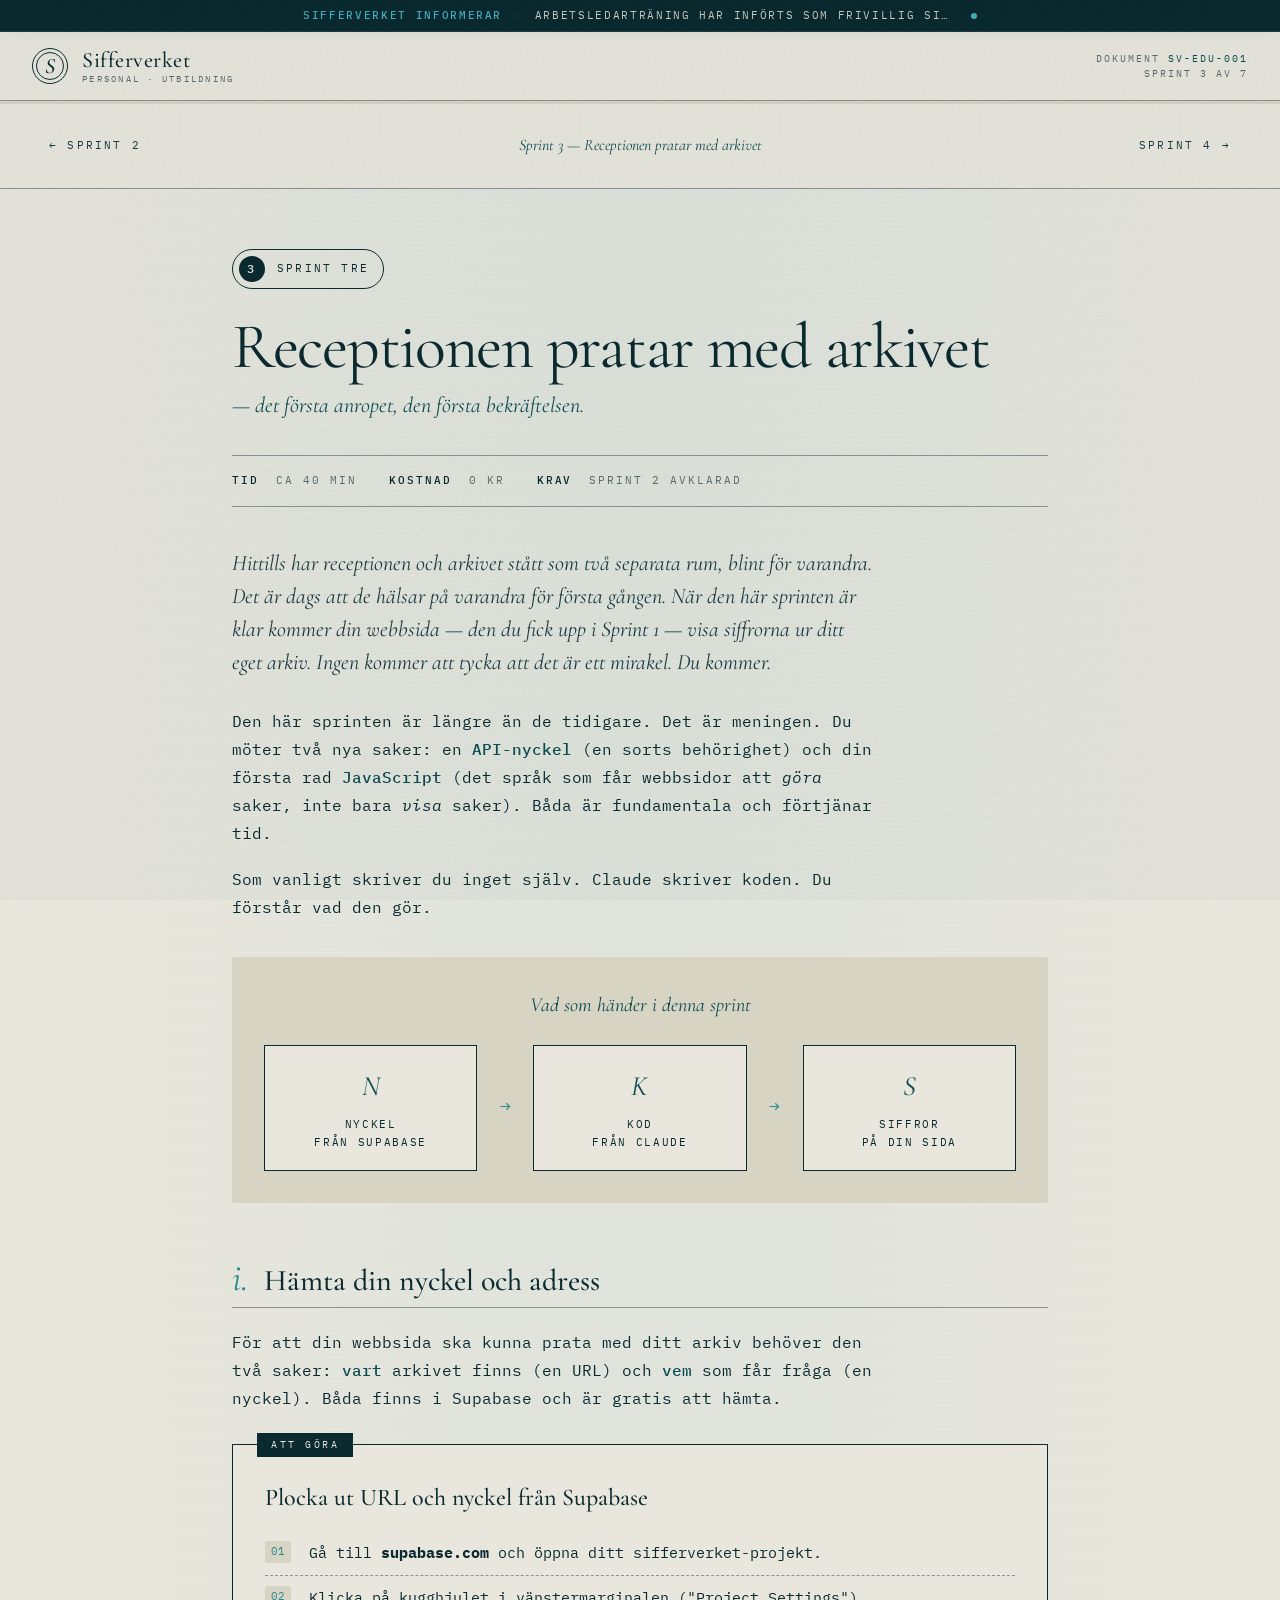
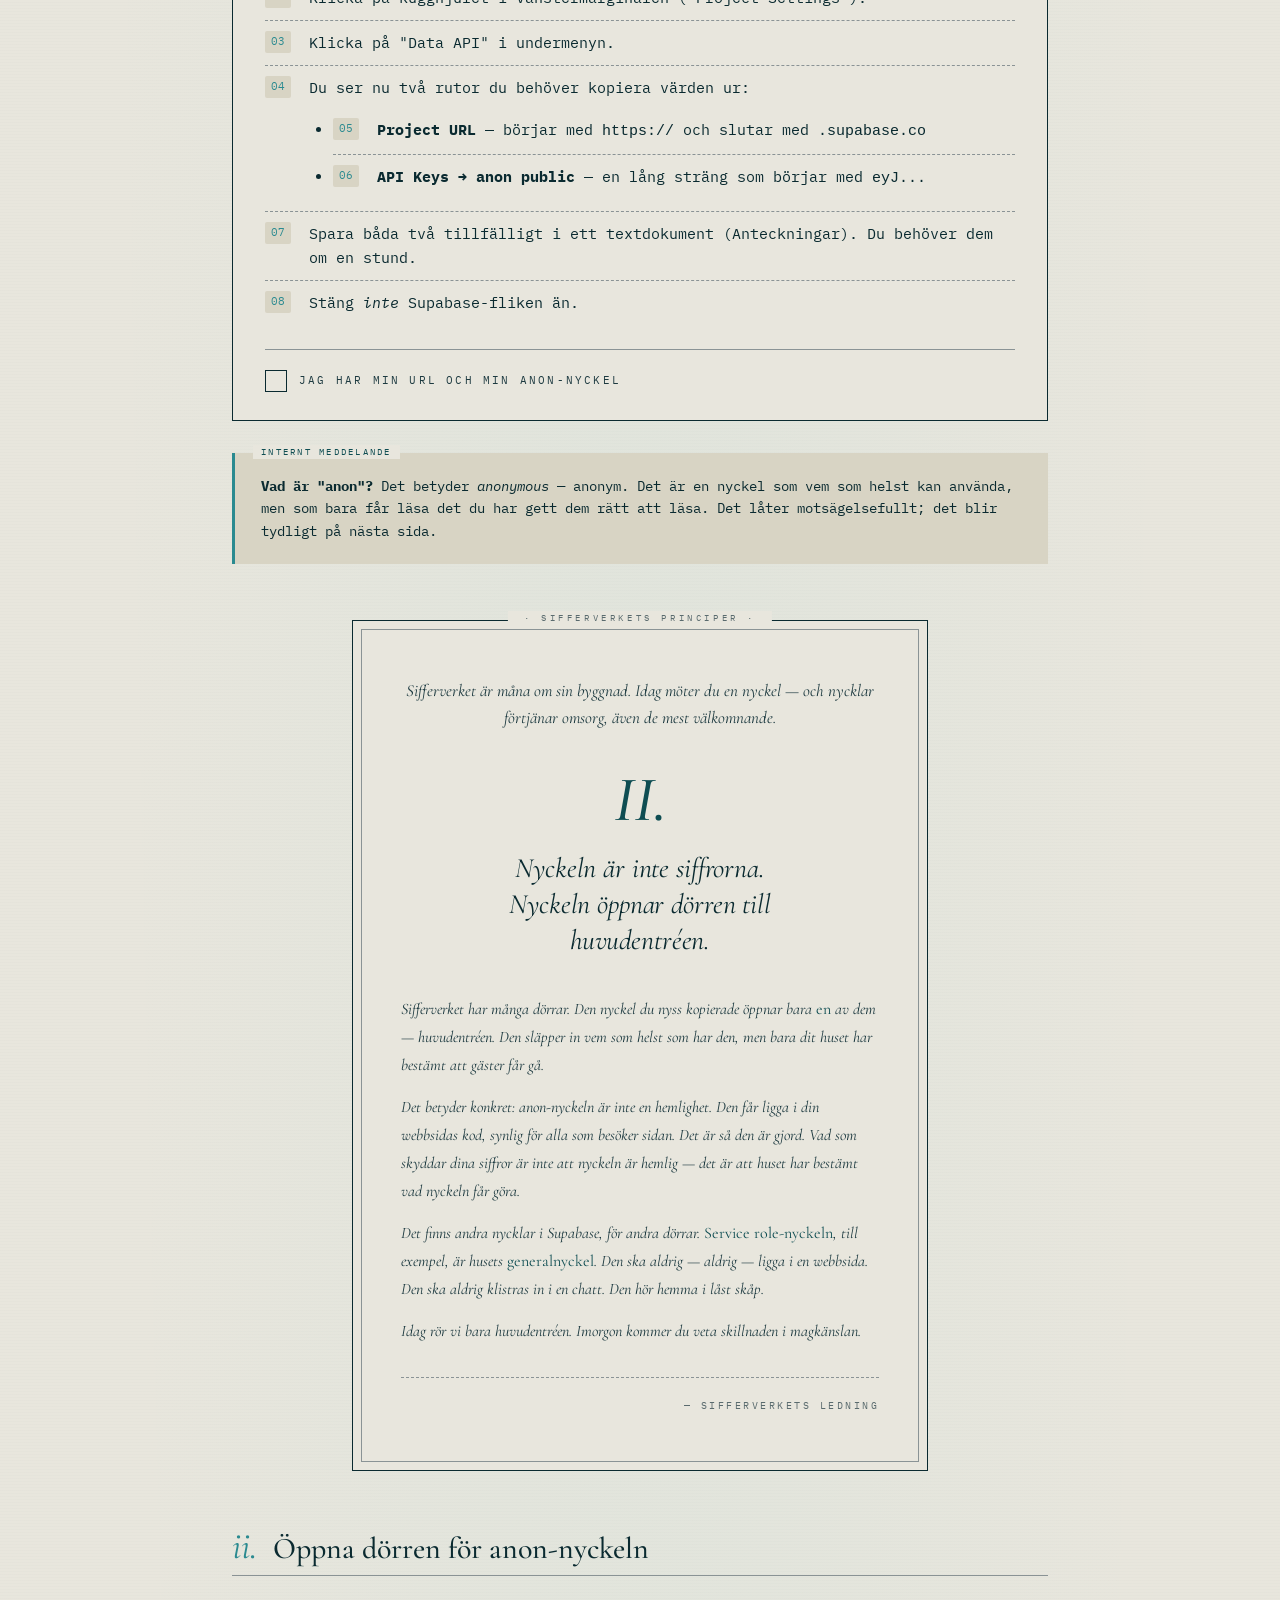
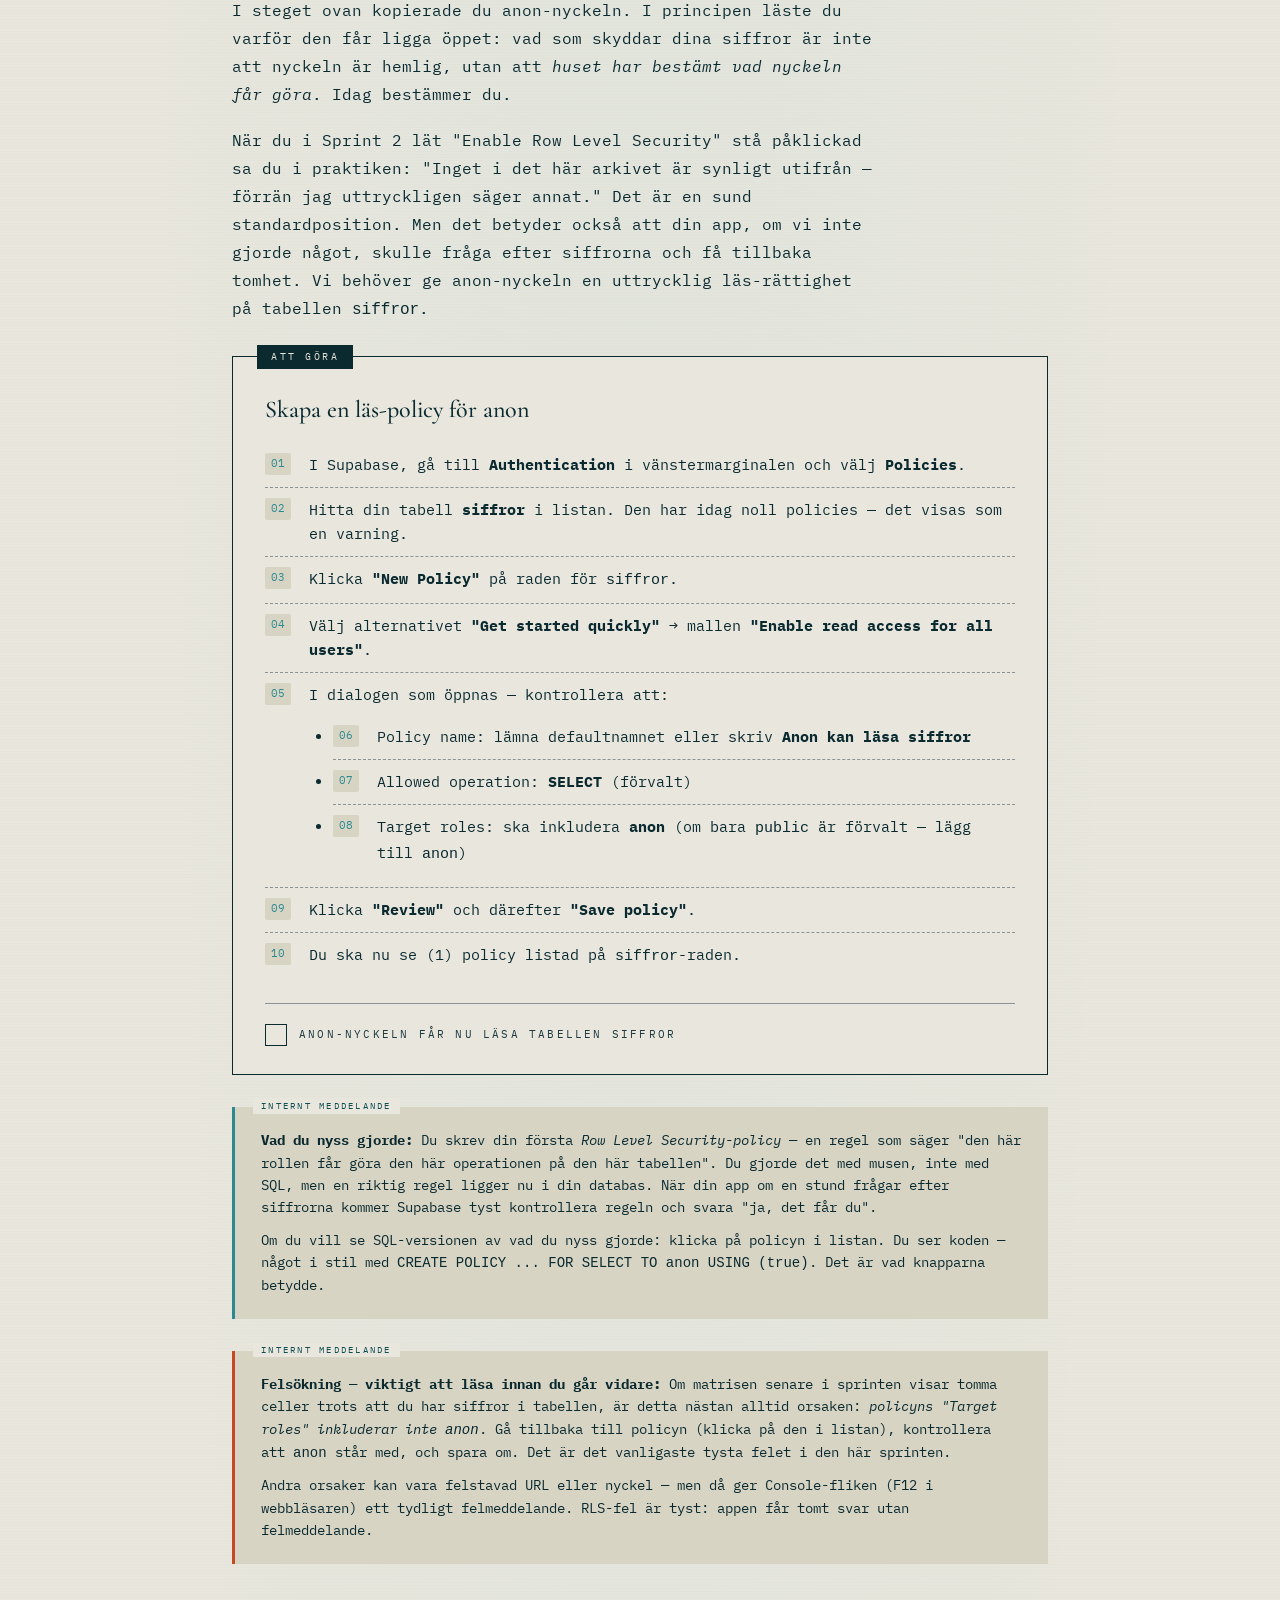
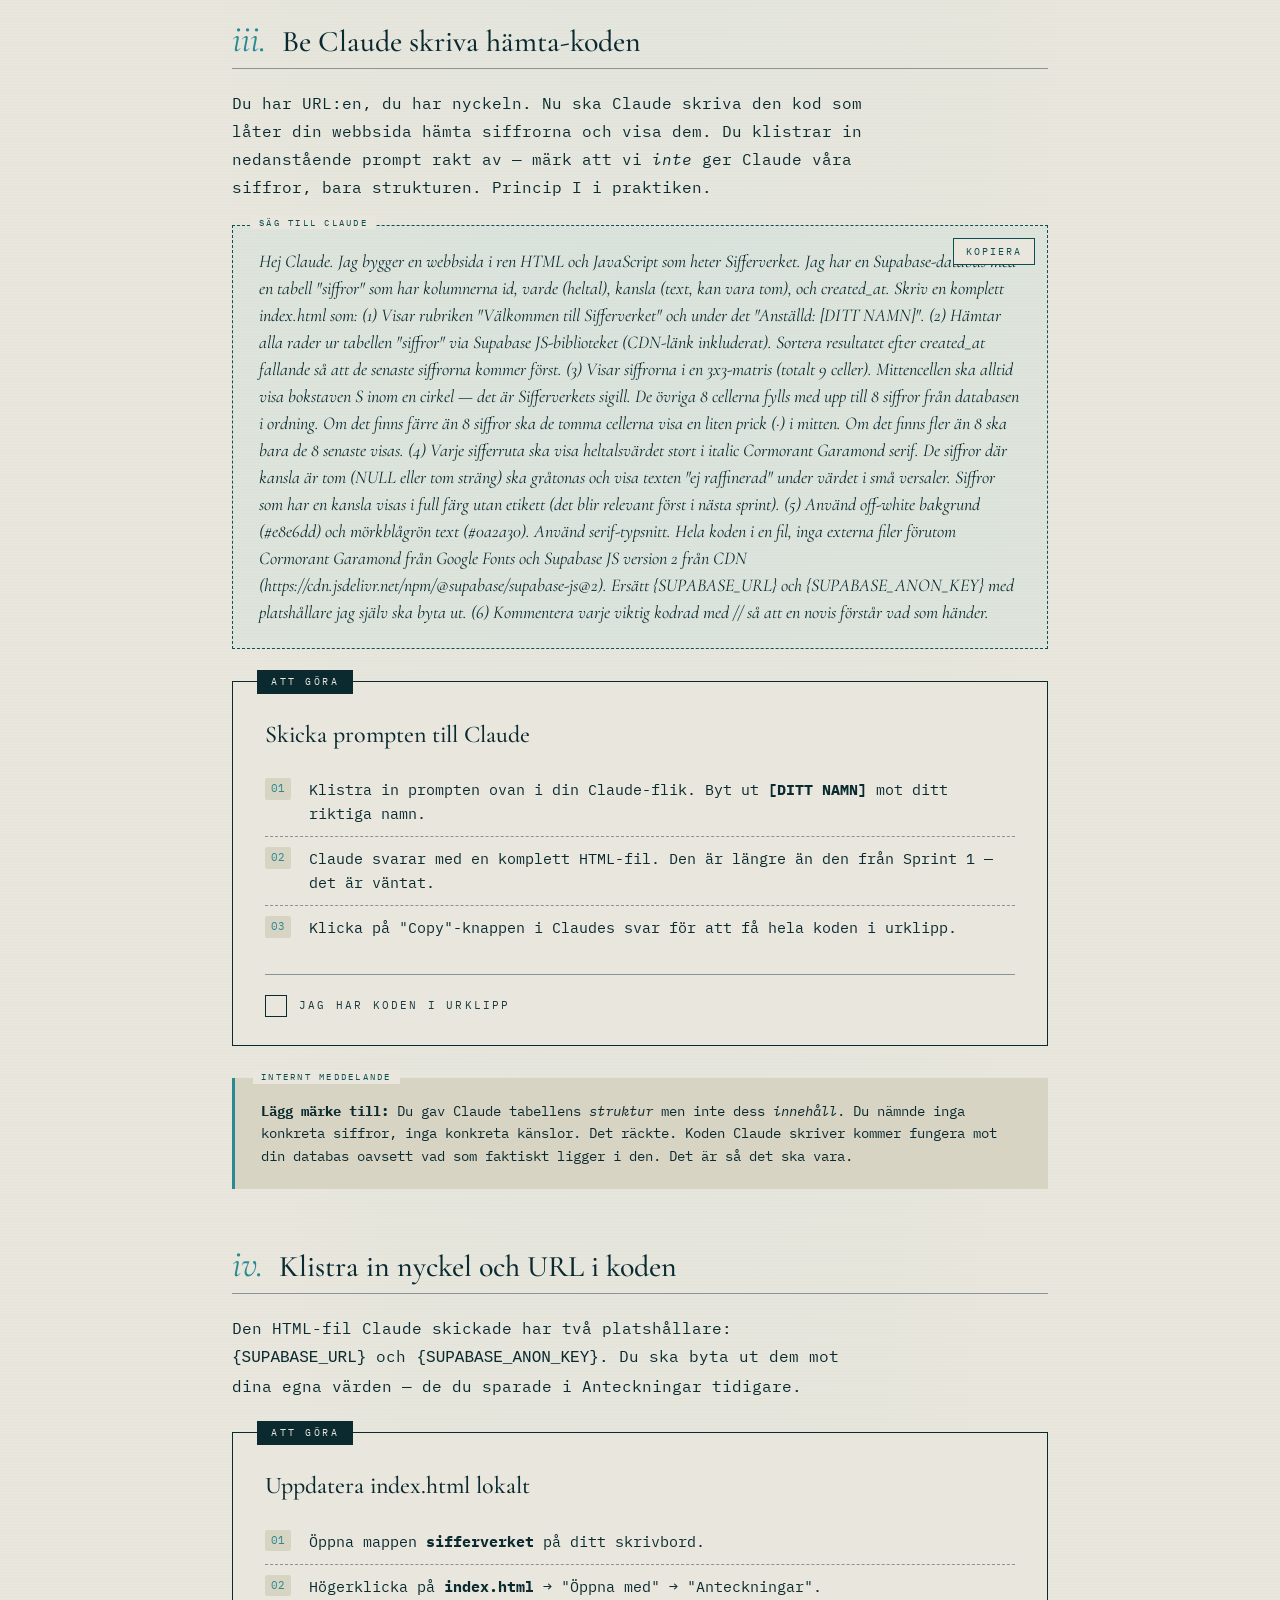
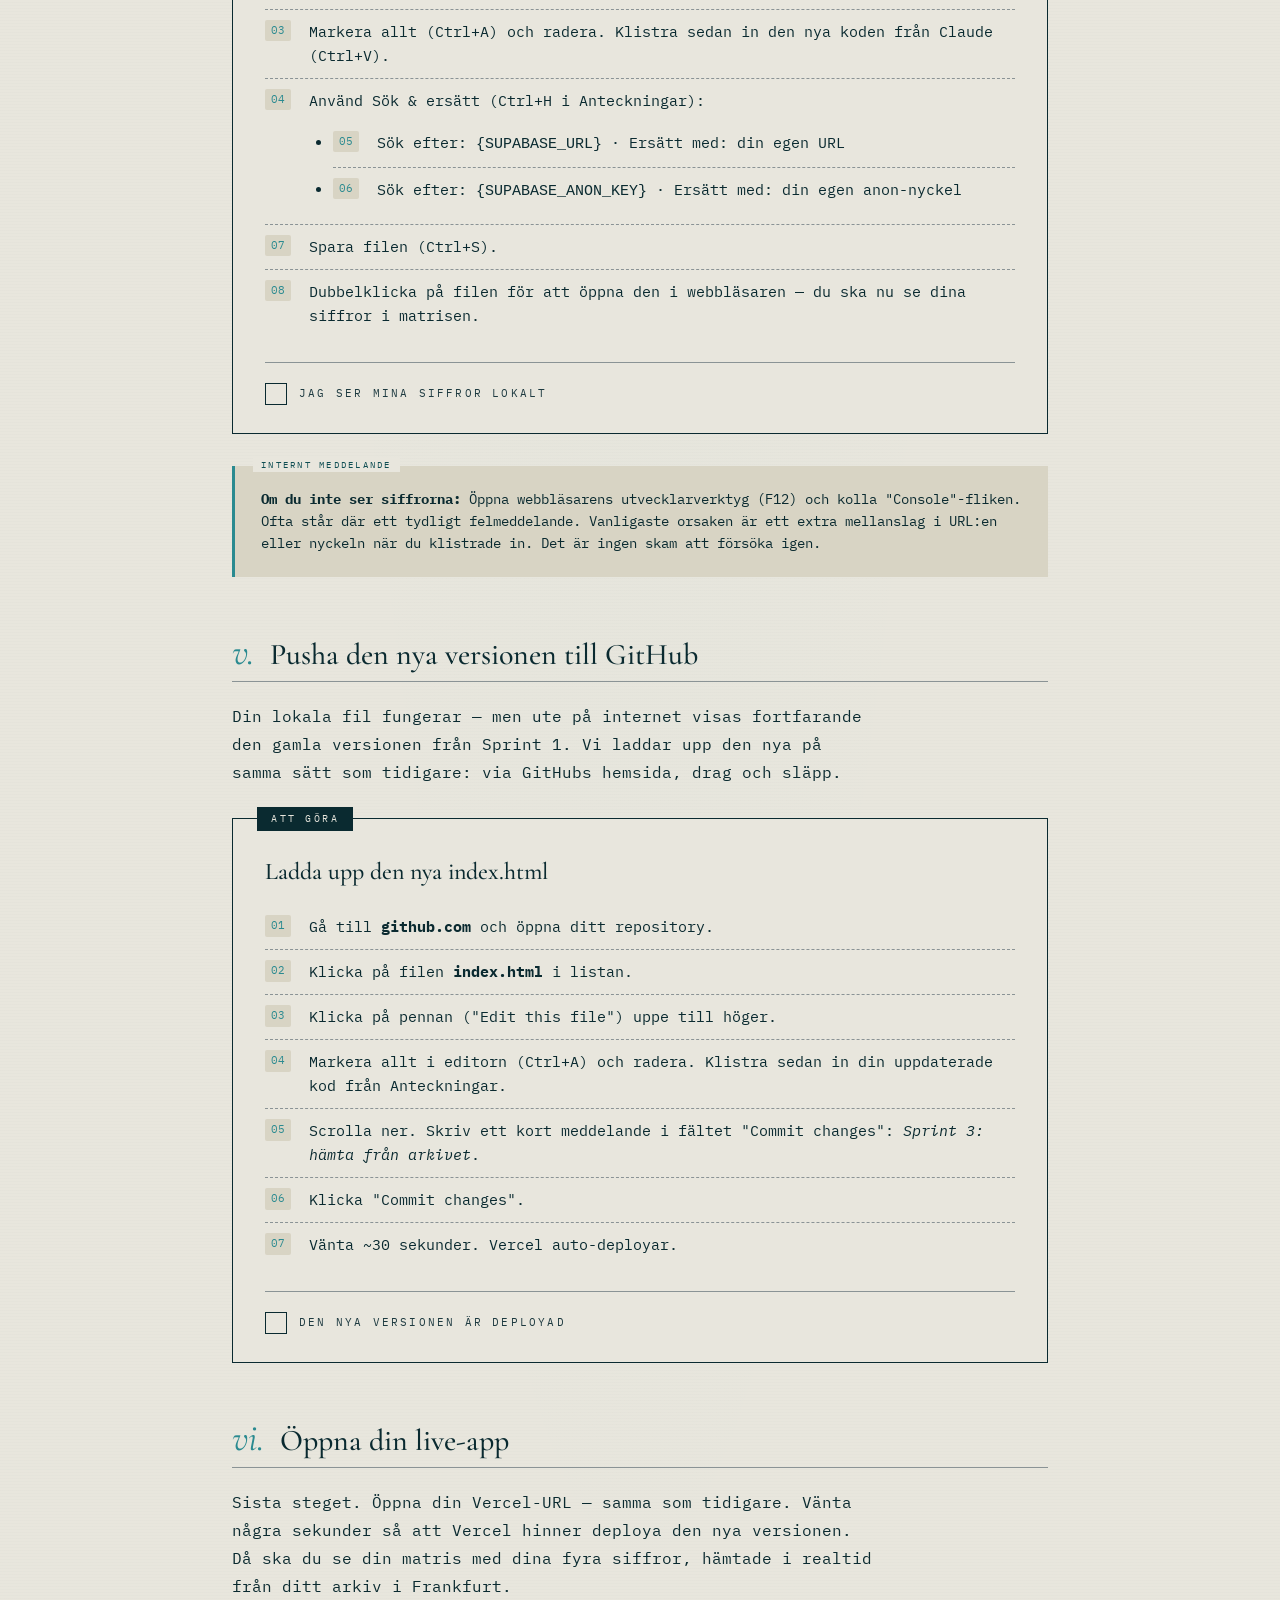
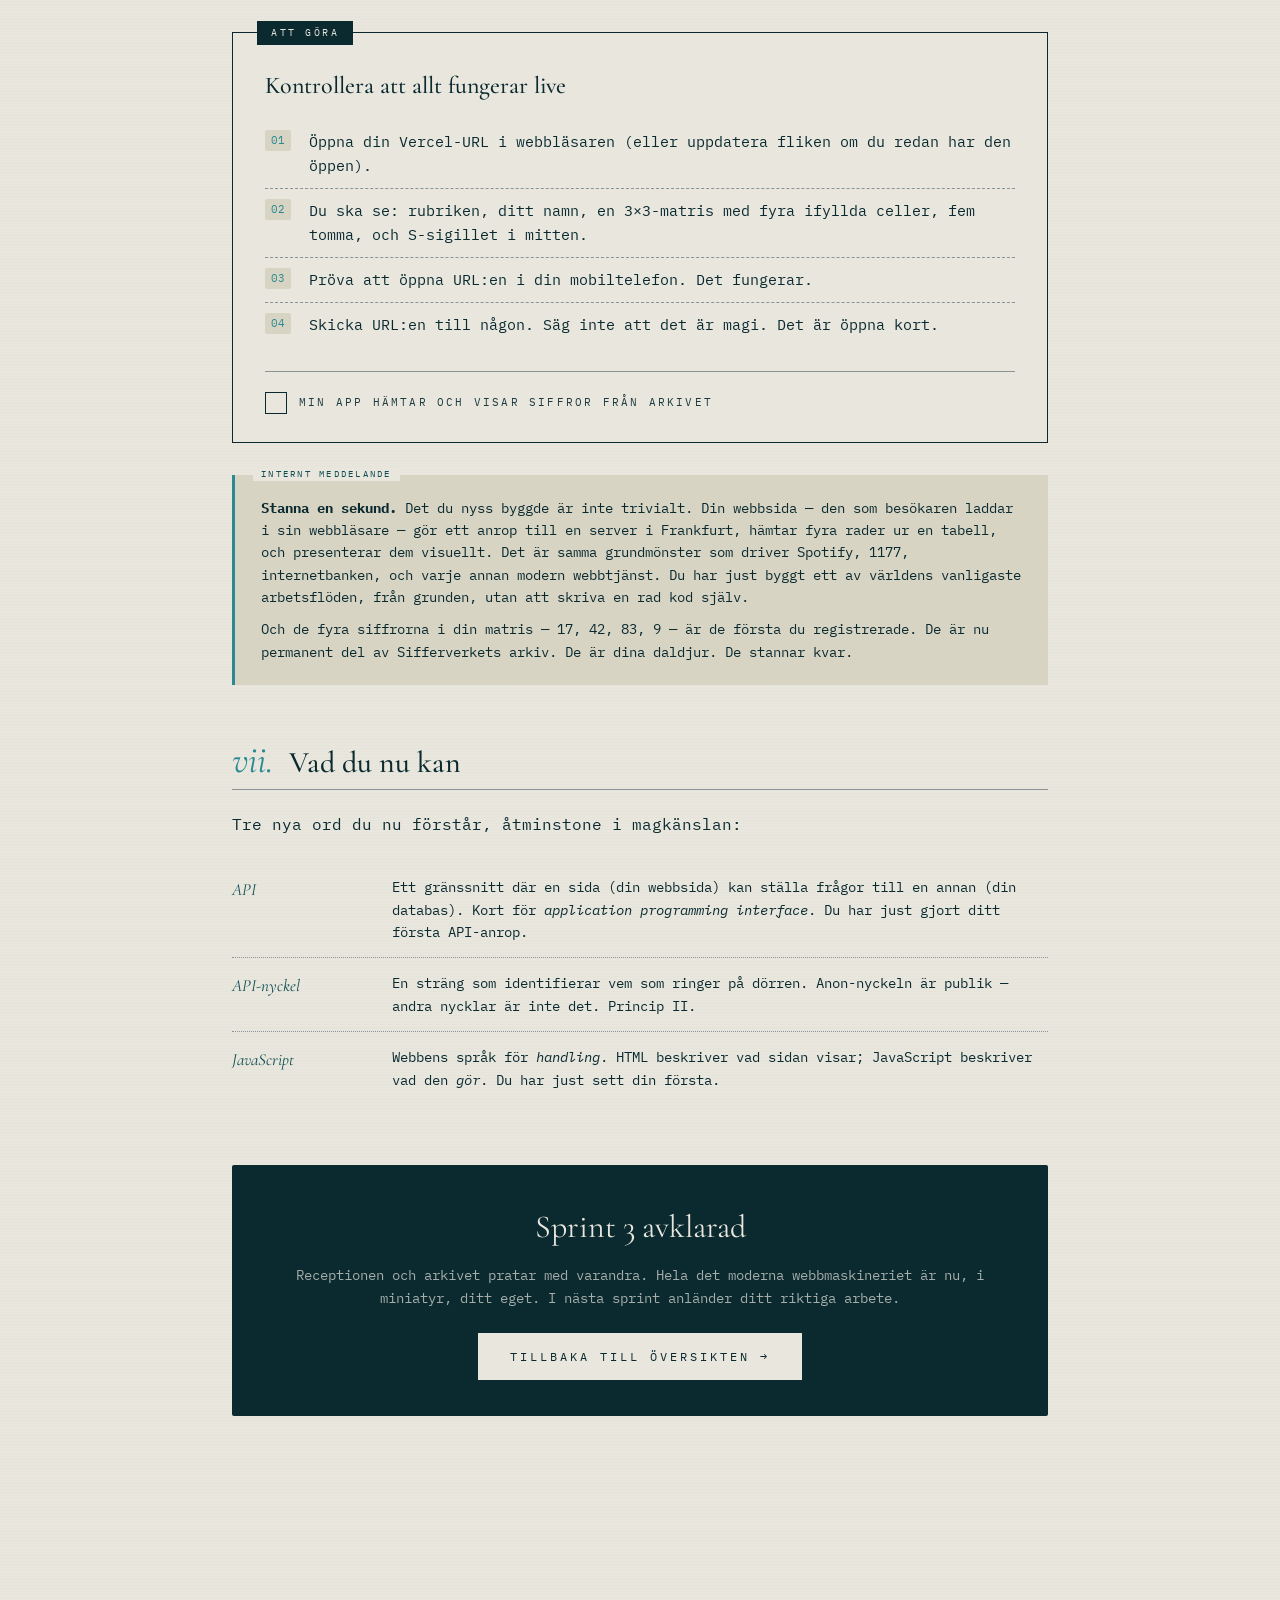
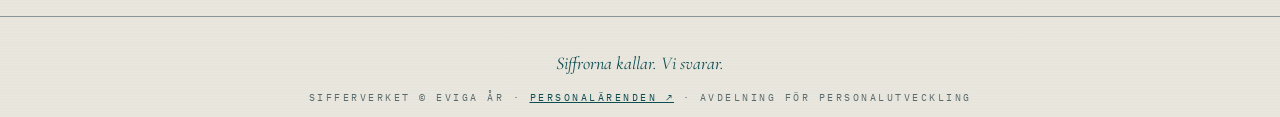
<file: sprint-3/index.html>
<!DOCTYPE html>
<html lang="sv">
<head>
<meta charset="UTF-8">
<meta name="viewport" content="width=device-width, initial-scale=1.0">
<title>Sprint 3: Receptionen pratar med arkivet — Sifferverket</title>
<meta name="description" content="Sprint 3 av Sifferverket-utbildningen: Hämta data från din databas och visa den på din webbsida.">
<link rel="preconnect" href="https://fonts.googleapis.com">
<link rel="preconnect" href="https://fonts.gstatic.com" crossorigin>
<link href="https://fonts.googleapis.com/css2?family=IBM+Plex+Mono:wght@300;400;500;600&family=Cormorant+Garamond:ital,wght@0,400;0,500;0,600;1,400&display=swap" rel="stylesheet">
<link rel="stylesheet" href="/assets/styles.css">
</head>
<body>

<!-- SIFFERVERKET INFORMERAR — direktivband + panel -->
<div class="directive-band" id="directiveBand" role="button" tabindex="0" aria-label="Öppna direktivlista">
  <span class="directive-prefix">Sifferverket Informerar</span>
  <span class="directive-divider">·</span>
  <span class="directive-current" id="directiveCurrent">Inga direktiv inkomna.</span>
  <span class="directive-unread" id="directiveUnread" hidden></span>
</div>

<aside class="directive-panel" id="directivePanel" aria-hidden="true">
  <div class="directive-panel-inner">
    <header class="directive-panel-header">
      <div class="directive-panel-label">Nyheter från Öferdirektören</div>
      <button class="directive-panel-close" id="directivePanelClose" aria-label="Stäng">✕</button>
    </header>
    <ol class="directive-list" id="directiveList"></ol>
    <footer class="directive-panel-footer">
      Sifferverket · Avdelning för Personalutveckling · Internt material
    </footer>
  </div>
</aside>
<div class="directive-backdrop" id="directiveBackdrop" hidden></div>

<header class="corp-header">
  <a href="/" class="logo">
    <div class="logo-mark">S</div>
    <div class="logo-text">
      <div class="name">Sifferverket</div>
      <div class="sub">Personal · Utbildning</div>
    </div>
  </a>
  <div class="header-meta">
    <div>Dokument <span class="doc-id">SV-EDU-001</span></div>
    <div>Sprint 3 av 7</div>
  </div>
</header>

<div class="progress-bar">
  <div class="progress-fill" id="progressFill"></div>
</div>

<nav class="sprint-nav">
  <a href="/sprint-2/">← Sprint 2</a>
  <span class="nav-center">Sprint 3 — Receptionen pratar med arkivet</span>
  <a href="/sprint-4/">Sprint 4 →</a>
</nav>

<main class="stage">

<section class="sprint">
  <div class="sprint-marker">
    <span class="num">3</span>
    <span>Sprint Tre</span>
  </div>
  <h2 class="sprint-title">Receptionen pratar med arkivet</h2>
  <p class="sprint-subtitle">— det första anropet, den första bekräftelsen.</p>

  <div class="sprint-meta">
    <div><strong>Tid</strong> ca 40 min</div>
    <div><strong>Kostnad</strong> 0 kr</div>
    <div><strong>Krav</strong> Sprint 2 avklarad</div>
  </div>

  <div class="prose">
    <p class="lead">Hittills har receptionen och arkivet stått som två separata rum, blint för varandra. Det är dags att de hälsar på varandra för första gången. När den här sprinten är klar kommer din webbsida — den du fick upp i Sprint 1 — visa siffrorna ur ditt eget arkiv. Ingen kommer att tycka att det är ett mirakel. Du kommer.</p>

    <p>Den här sprinten är längre än de tidigare. Det är meningen. Du möter två nya saker: en <strong>API-nyckel</strong> (en sorts behörighet) och din första rad <strong>JavaScript</strong> (det språk som får webbsidor att <em>göra</em> saker, inte bara <em>visa</em> saker). Båda är fundamentala och förtjänar tid.</p>

    <p>Som vanligt skriver du inget själv. Claude skriver koden. Du förstår vad den gör.</p>
  </div>

  <div class="diagram">
    <div class="diagram-title">Vad som händer i denna sprint</div>
    <div class="diagram-row">
      <div class="diagram-box">
        <span class="icon">N</span>
        Nyckel<br>från Supabase
      </div>
      <div class="diagram-arrow">→</div>
      <div class="diagram-box">
        <span class="icon">K</span>
        Kod<br>från Claude
      </div>
      <div class="diagram-arrow">→</div>
      <div class="diagram-box">
        <span class="icon">S</span>
        Siffror<br>på din sida
      </div>
    </div>
  </div>

  <!-- ============ STEG i — HÄMTA NYCKEL OCH URL ============ -->
  <div class="step-heading">
    <div class="step-num">i.</div>
    <div class="step-title">Hämta din nyckel och adress</div>
  </div>

  <div class="prose">
    <p>För att din webbsida ska kunna prata med ditt arkiv behöver den två saker: <strong>vart</strong> arkivet finns (en URL) och <strong>vem</strong> som får fråga (en nyckel). Båda finns i Supabase och är gratis att hämta.</p>
  </div>

  <div class="action">
    <span class="action-tag">Att göra</span>
    <h4>Plocka ut URL och nyckel från Supabase</h4>
    <ol>
      <li>Gå till <strong>supabase.com</strong> och öppna ditt sifferverket-projekt.</li>
      <li>Klicka på kugghjulet i vänstermarginalen ("Project Settings").</li>
      <li>Klicka på "Data API" i undermenyn.</li>
      <li>Du ser nu två rutor du behöver kopiera värden ur:
        <ul style="list-style: disc; padding-left: 24px; margin-top: 8px;">
          <li><strong>Project URL</strong> — börjar med <code>https://</code> och slutar med <code>.supabase.co</code></li>
          <li><strong>API Keys → anon public</strong> — en lång sträng som börjar med <code>eyJ...</code></li>
        </ul>
      </li>
      <li>Spara båda två tillfälligt i ett textdokument (Anteckningar). Du behöver dem om en stund.</li>
      <li>Stäng <em>inte</em> Supabase-fliken än.</li>
    </ol>
    <div class="completion">
      <label class="checkbox-wrap">
        <input type="checkbox" data-step="fetch-credentials">
        <span>Jag har min URL och min anon-nyckel</span>
      </label>
    </div>
  </div>

  <div class="memo">
    <p><strong>Vad är "anon"?</strong> Det betyder <em>anonymous</em> — anonym. Det är en nyckel som vem som helst kan använda, men som bara får läsa det du har gett dem rätt att läsa. Det låter motsägelsefullt; det blir tydligt på nästa sida.</p>
  </div>

  <!-- ============ PRINCIP II — INFORMATION FRÅN LEDNINGEN ============ -->
  <aside class="principle">
    <div class="preamble">
      Sifferverket är måna om sin byggnad. Idag möter du en nyckel — och nycklar förtjänar omsorg, även de mest välkomnande.
    </div>

    <div class="numeral">II.</div>

    <p class="canon">Nyckeln är inte siffrorna. Nyckeln öppnar dörren till huvudentréen.</p>

    <div class="gloss">
      <p>Sifferverket har många dörrar. Den nyckel du nyss kopierade öppnar bara <em>en</em> av dem — huvudentréen. Den släpper in vem som helst som har den, men bara dit huset har bestämt att gäster får gå.</p>
      <p>Det betyder konkret: anon-nyckeln är inte en hemlighet. Den får ligga i din webbsidas kod, synlig för alla som besöker sidan. Det är så den är gjord. Vad som skyddar dina siffror är inte att nyckeln är hemlig — det är att huset har bestämt vad nyckeln får göra.</p>
      <p>Det finns andra nycklar i Supabase, för andra dörrar. <em>Service role-nyckeln</em>, till exempel, är husets <em>generalnyckel</em>. Den ska aldrig — aldrig — ligga i en webbsida. Den ska aldrig klistras in i en chatt. Den hör hemma i låst skåp.</p>
      <p>Idag rör vi bara huvudentréen. Imorgon kommer du veta skillnaden i magkänslan.</p>
    </div>

    <div class="closing">— Sifferverkets Ledning</div>
  </aside>

  <!-- ============ STEG ii — RLS-POLICY FÖR ANON (LÄSA) ============ -->
  <div class="step-heading">
    <div class="step-num">ii.</div>
    <div class="step-title">Öppna dörren för anon-nyckeln</div>
  </div>

  <div class="prose">
    <p>I steget ovan kopierade du anon-nyckeln. I principen läste du varför den får ligga öppet: vad som skyddar dina siffror är inte att nyckeln är hemlig, utan att <em>huset har bestämt vad nyckeln får göra</em>. Idag bestämmer du.</p>
    <p>När du i Sprint 2 lät "Enable Row Level Security" stå påklickad sa du i praktiken: "Inget i det här arkivet är synligt utifrån — förrän jag uttryckligen säger annat." Det är en sund standardposition. Men det betyder också att din app, om vi inte gjorde något, skulle fråga efter siffrorna och få tillbaka tomhet. Vi behöver ge anon-nyckeln en uttrycklig läs-rättighet på tabellen <code>siffror</code>.</p>
  </div>

  <div class="action">
    <span class="action-tag">Att göra</span>
    <h4>Skapa en läs-policy för anon</h4>
    <ol>
      <li>I Supabase, gå till <strong>Authentication</strong> i vänstermarginalen och välj <strong>Policies</strong>.</li>
      <li>Hitta din tabell <strong>siffror</strong> i listan. Den har idag noll policies — det visas som en varning.</li>
      <li>Klicka <strong>"New Policy"</strong> på raden för <code>siffror</code>.</li>
      <li>Välj alternativet <strong>"Get started quickly"</strong> → mallen <strong>"Enable read access for all users"</strong>.</li>
      <li>I dialogen som öppnas — kontrollera att:
        <ul style="list-style: disc; padding-left: 24px; margin-top: 8px;">
          <li>Policy name: lämna defaultnamnet eller skriv <strong>Anon kan läsa siffror</strong></li>
          <li>Allowed operation: <strong>SELECT</strong> (förvalt)</li>
          <li>Target roles: ska inkludera <strong>anon</strong> (om bara <code>public</code> är förvalt — lägg till <code>anon</code>)</li>
        </ul>
      </li>
      <li>Klicka <strong>"Review"</strong> och därefter <strong>"Save policy"</strong>.</li>
      <li>Du ska nu se (1) policy listad på <code>siffror</code>-raden.</li>
    </ol>
    <div class="completion">
      <label class="checkbox-wrap">
        <input type="checkbox" data-step="fetch-create-policy">
        <span>Anon-nyckeln får nu läsa tabellen siffror</span>
      </label>
    </div>
  </div>

  <div class="memo">
    <p><strong>Vad du nyss gjorde:</strong> Du skrev din första <em>Row Level Security-policy</em> — en regel som säger "den här rollen får göra den här operationen på den här tabellen". Du gjorde det med musen, inte med SQL, men en riktig regel ligger nu i din databas. När din app om en stund frågar efter siffrorna kommer Supabase tyst kontrollera regeln och svara "ja, det får du".</p>
    <p>Om du vill se SQL-versionen av vad du nyss gjorde: klicka på policyn i listan. Du ser koden — något i stil med <code>CREATE POLICY ... FOR SELECT TO anon USING (true)</code>. Det är vad knapparna betydde.</p>
  </div>

  <div class="memo" style="border-left-color: var(--warning);">
    <p><strong>Felsökning — viktigt att läsa innan du går vidare:</strong> Om matrisen senare i sprinten visar tomma celler trots att du har siffror i tabellen, är detta nästan alltid orsaken: <em>policyns "Target roles" inkluderar inte <code>anon</code></em>. Gå tillbaka till policyn (klicka på den i listan), kontrollera att <code>anon</code> står med, och spara om. Det är det vanligaste tysta felet i den här sprinten.</p>
    <p>Andra orsaker kan vara felstavad URL eller nyckel — men då ger Console-fliken (F12 i webbläsaren) ett tydligt felmeddelande. RLS-fel är tyst: appen får tomt svar utan felmeddelande.</p>
  </div>

  <!-- ============ STEG iii — BE CLAUDE SKRIVA KODEN ============ -->
  <div class="step-heading">
    <div class="step-num">iii.</div>
    <div class="step-title">Be Claude skriva hämta-koden</div>
  </div>

  <div class="prose">
    <p>Du har URL:en, du har nyckeln. Nu ska Claude skriva den kod som låter din webbsida hämta siffrorna och visa dem. Du klistrar in nedanstående prompt rakt av — märk att vi <em>inte</em> ger Claude våra siffror, bara strukturen. Princip I i praktiken.</p>
  </div>

  <div class="claude-prompt">
    Hej Claude. Jag bygger en webbsida i ren HTML och JavaScript som heter Sifferverket. Jag har en Supabase-databas med en tabell "siffror" som har kolumnerna id, varde (heltal), kansla (text, kan vara tom), och created_at. Skriv en komplett index.html som:

    (1) Visar rubriken "Välkommen till Sifferverket" och under det "Anställd: [DITT NAMN]".

    (2) Hämtar alla rader ur tabellen "siffror" via Supabase JS-biblioteket (CDN-länk inkluderat). Sortera resultatet efter created_at fallande så att de senaste siffrorna kommer först.

    (3) Visar siffrorna i en 3x3-matris (totalt 9 celler). Mittencellen ska alltid visa bokstaven S inom en cirkel — det är Sifferverkets sigill. De övriga 8 cellerna fylls med upp till 8 siffror från databasen i ordning. Om det finns färre än 8 siffror ska de tomma cellerna visa en liten prick (·) i mitten. Om det finns fler än 8 ska bara de 8 senaste visas.

    (4) Varje sifferruta ska visa heltalsvärdet stort i italic Cormorant Garamond serif. De siffror där kansla är tom (NULL eller tom sträng) ska gråtonas och visa texten "ej raffinerad" under värdet i små versaler. Siffror som har en kansla visas i full färg utan etikett (det blir relevant först i nästa sprint).

    (5) Använd off-white bakgrund (#e8e6dd) och mörkblågrön text (#0a2a30). Använd serif-typsnitt. Hela koden i en fil, inga externa filer förutom Cormorant Garamond från Google Fonts och Supabase JS version 2 från CDN (https://cdn.jsdelivr.net/npm/@supabase/supabase-js@2). Ersätt {SUPABASE_URL} och {SUPABASE_ANON_KEY} med platshållare jag själv ska byta ut.

    (6) Kommentera varje viktig kodrad med // så att en novis förstår vad som händer.
  </div>

  <div class="action">
    <span class="action-tag">Att göra</span>
    <h4>Skicka prompten till Claude</h4>
    <ol>
      <li>Klistra in prompten ovan i din Claude-flik. Byt ut <strong>[DITT NAMN]</strong> mot ditt riktiga namn.</li>
      <li>Claude svarar med en komplett HTML-fil. Den är längre än den från Sprint 1 — det är väntat.</li>
      <li>Klicka på "Copy"-knappen i Claudes svar för att få hela koden i urklipp.</li>
    </ol>
    <div class="completion">
      <label class="checkbox-wrap">
        <input type="checkbox" data-step="fetch-write-prompt">
        <span>Jag har koden i urklipp</span>
      </label>
    </div>
  </div>

  <div class="memo">
    <p><strong>Lägg märke till:</strong> Du gav Claude tabellens <em>struktur</em> men inte dess <em>innehåll</em>. Du nämnde inga konkreta siffror, inga konkreta känslor. Det räckte. Koden Claude skriver kommer fungera mot din databas oavsett vad som faktiskt ligger i den. Det är så det ska vara.</p>
  </div>

  <!-- ============ STEG iii — KLISTRA IN NYCKEL OCH URL ============ -->
  <div class="step-heading">
    <div class="step-num">iv.</div>
    <div class="step-title">Klistra in nyckel och URL i koden</div>
  </div>

  <div class="prose">
    <p>Den HTML-fil Claude skickade har två platshållare: <code>{SUPABASE_URL}</code> och <code>{SUPABASE_ANON_KEY}</code>. Du ska byta ut dem mot dina egna värden — de du sparade i Anteckningar tidigare.</p>
  </div>

  <div class="action">
    <span class="action-tag">Att göra</span>
    <h4>Uppdatera index.html lokalt</h4>
    <ol>
      <li>Öppna mappen <strong>sifferverket</strong> på ditt skrivbord.</li>
      <li>Högerklicka på <strong>index.html</strong> → "Öppna med" → "Anteckningar".</li>
      <li>Markera allt (Ctrl+A) och radera. Klistra sedan in den nya koden från Claude (Ctrl+V).</li>
      <li>Använd Sök &amp; ersätt (Ctrl+H i Anteckningar):
        <ul style="list-style: disc; padding-left: 24px; margin-top: 8px;">
          <li>Sök efter: <code>{SUPABASE_URL}</code> · Ersätt med: din egen URL</li>
          <li>Sök efter: <code>{SUPABASE_ANON_KEY}</code> · Ersätt med: din egen anon-nyckel</li>
        </ul>
      </li>
      <li>Spara filen (Ctrl+S).</li>
      <li>Dubbelklicka på filen för att öppna den i webbläsaren — du ska nu se dina siffror i matrisen.</li>
    </ol>
    <div class="completion">
      <label class="checkbox-wrap">
        <input type="checkbox" data-step="fetch-paste-code">
        <span>Jag ser mina siffror lokalt</span>
      </label>
    </div>
  </div>

  <div class="memo">
    <p><strong>Om du inte ser siffrorna:</strong> Öppna webbläsarens utvecklarverktyg (F12) och kolla "Console"-fliken. Ofta står där ett tydligt felmeddelande. Vanligaste orsaken är ett extra mellanslag i URL:en eller nyckeln när du klistrade in. Det är ingen skam att försöka igen.</p>
  </div>

  <!-- ============ STEG iv — PUSHA TILL GITHUB ============ -->
  <div class="step-heading">
    <div class="step-num">v.</div>
    <div class="step-title">Pusha den nya versionen till GitHub</div>
  </div>

  <div class="prose">
    <p>Din lokala fil fungerar — men ute på internet visas fortfarande den gamla versionen från Sprint 1. Vi laddar upp den nya på samma sätt som tidigare: via GitHubs hemsida, drag och släpp.</p>
  </div>

  <div class="action">
    <span class="action-tag">Att göra</span>
    <h4>Ladda upp den nya index.html</h4>
    <ol>
      <li>Gå till <strong>github.com</strong> och öppna ditt repository.</li>
      <li>Klicka på filen <strong>index.html</strong> i listan.</li>
      <li>Klicka på pennan ("Edit this file") uppe till höger.</li>
      <li>Markera allt i editorn (Ctrl+A) och radera. Klistra sedan in din uppdaterade kod från Anteckningar.</li>
      <li>Scrolla ner. Skriv ett kort meddelande i fältet "Commit changes": <em>Sprint 3: hämta från arkivet</em>.</li>
      <li>Klicka "Commit changes".</li>
      <li>Vänta ~30 sekunder. Vercel auto-deployar.</li>
    </ol>
    <div class="completion">
      <label class="checkbox-wrap">
        <input type="checkbox" data-step="fetch-deploy">
        <span>Den nya versionen är deployad</span>
      </label>
    </div>
  </div>

  <!-- ============ STEG v — VERIFIERA OCH NJUT ============ -->
  <div class="step-heading">
    <div class="step-num">vi.</div>
    <div class="step-title">Öppna din live-app</div>
  </div>

  <div class="prose">
    <p>Sista steget. Öppna din Vercel-URL — samma som tidigare. Vänta några sekunder så att Vercel hinner deploya den nya versionen. Då ska du se din matris med dina fyra siffror, hämtade i realtid från ditt arkiv i Frankfurt.</p>
  </div>

  <div class="action">
    <span class="action-tag">Att göra</span>
    <h4>Kontrollera att allt fungerar live</h4>
    <ol>
      <li>Öppna din Vercel-URL i webbläsaren (eller uppdatera fliken om du redan har den öppen).</li>
      <li>Du ska se: rubriken, ditt namn, en 3×3-matris med fyra ifyllda celler, fem tomma, och S-sigillet i mitten.</li>
      <li>Pröva att öppna URL:en i din mobiltelefon. Det fungerar.</li>
      <li>Skicka URL:en till någon. Säg inte att det är magi. Det är öppna kort.</li>
    </ol>
    <div class="completion">
      <label class="checkbox-wrap">
        <input type="checkbox" data-step="fetch-verify">
        <span>Min app hämtar och visar siffror från arkivet</span>
      </label>
    </div>
  </div>

  <div class="memo">
    <p><strong>Stanna en sekund.</strong> Det du nyss byggde är inte trivialt. Din webbsida — den som besökaren laddar i sin webbläsare — gör ett anrop till en server i Frankfurt, hämtar fyra rader ur en tabell, och presenterar dem visuellt. Det är samma grundmönster som driver Spotify, 1177, internetbanken, och varje annan modern webbtjänst. Du har just byggt ett av världens vanligaste arbetsflöden, från grunden, utan att skriva en rad kod själv.</p>
    <p>Och de fyra siffrorna i din matris — 17, 42, 83, 9 — är de första du registrerade. De är nu permanent del av Sifferverkets arkiv. De är dina daldjur. De stannar kvar.</p>
  </div>

  <!-- ============ ORDLISTA ============ -->
  <div class="step-heading">
    <div class="step-num">vii.</div>
    <div class="step-title">Vad du nu kan</div>
  </div>

  <div class="prose">
    <p>Tre nya ord du nu förstår, åtminstone i magkänslan:</p>
  </div>

  <dl style="margin-top: 24px;">
    <div class="definition">
      <dt>API</dt>
      <dd>Ett gränssnitt där en sida (din webbsida) kan ställa frågor till en annan (din databas). Kort för <em>application programming interface</em>. Du har just gjort ditt första API-anrop.</dd>
    </div>
    <div class="definition">
      <dt>API-nyckel</dt>
      <dd>En sträng som identifierar vem som ringer på dörren. Anon-nyckeln är publik — andra nycklar är inte det. Princip II.</dd>
    </div>
    <div class="definition">
      <dt>JavaScript</dt>
      <dd>Webbens språk för <em>handling</em>. HTML beskriver vad sidan visar; JavaScript beskriver vad den <em>gör</em>. Du har just sett din första.</dd>
    </div>
  </dl>

  <div class="decision">
    <h3>Sprint 3 avklarad</h3>
    <p>Receptionen och arkivet pratar med varandra. Hela det moderna webbmaskineriet är nu, i miniatyr, ditt eget. I nästa sprint anländer ditt riktiga arbete.</p>
    <a href="/">Tillbaka till översikten →</a>
  </div>
</section>

</main>

<footer class="footer">
  <div class="motto">Siffrorna kallar. Vi svarar.</div>
  <div>Sifferverket © Eviga år · <a href="/personalarenden/">Personalärenden ↗</a> · Avdelning för Personalutveckling</div>
</footer>

<script src="/assets/scripts.js"></script>
</body>
</html>
</file>
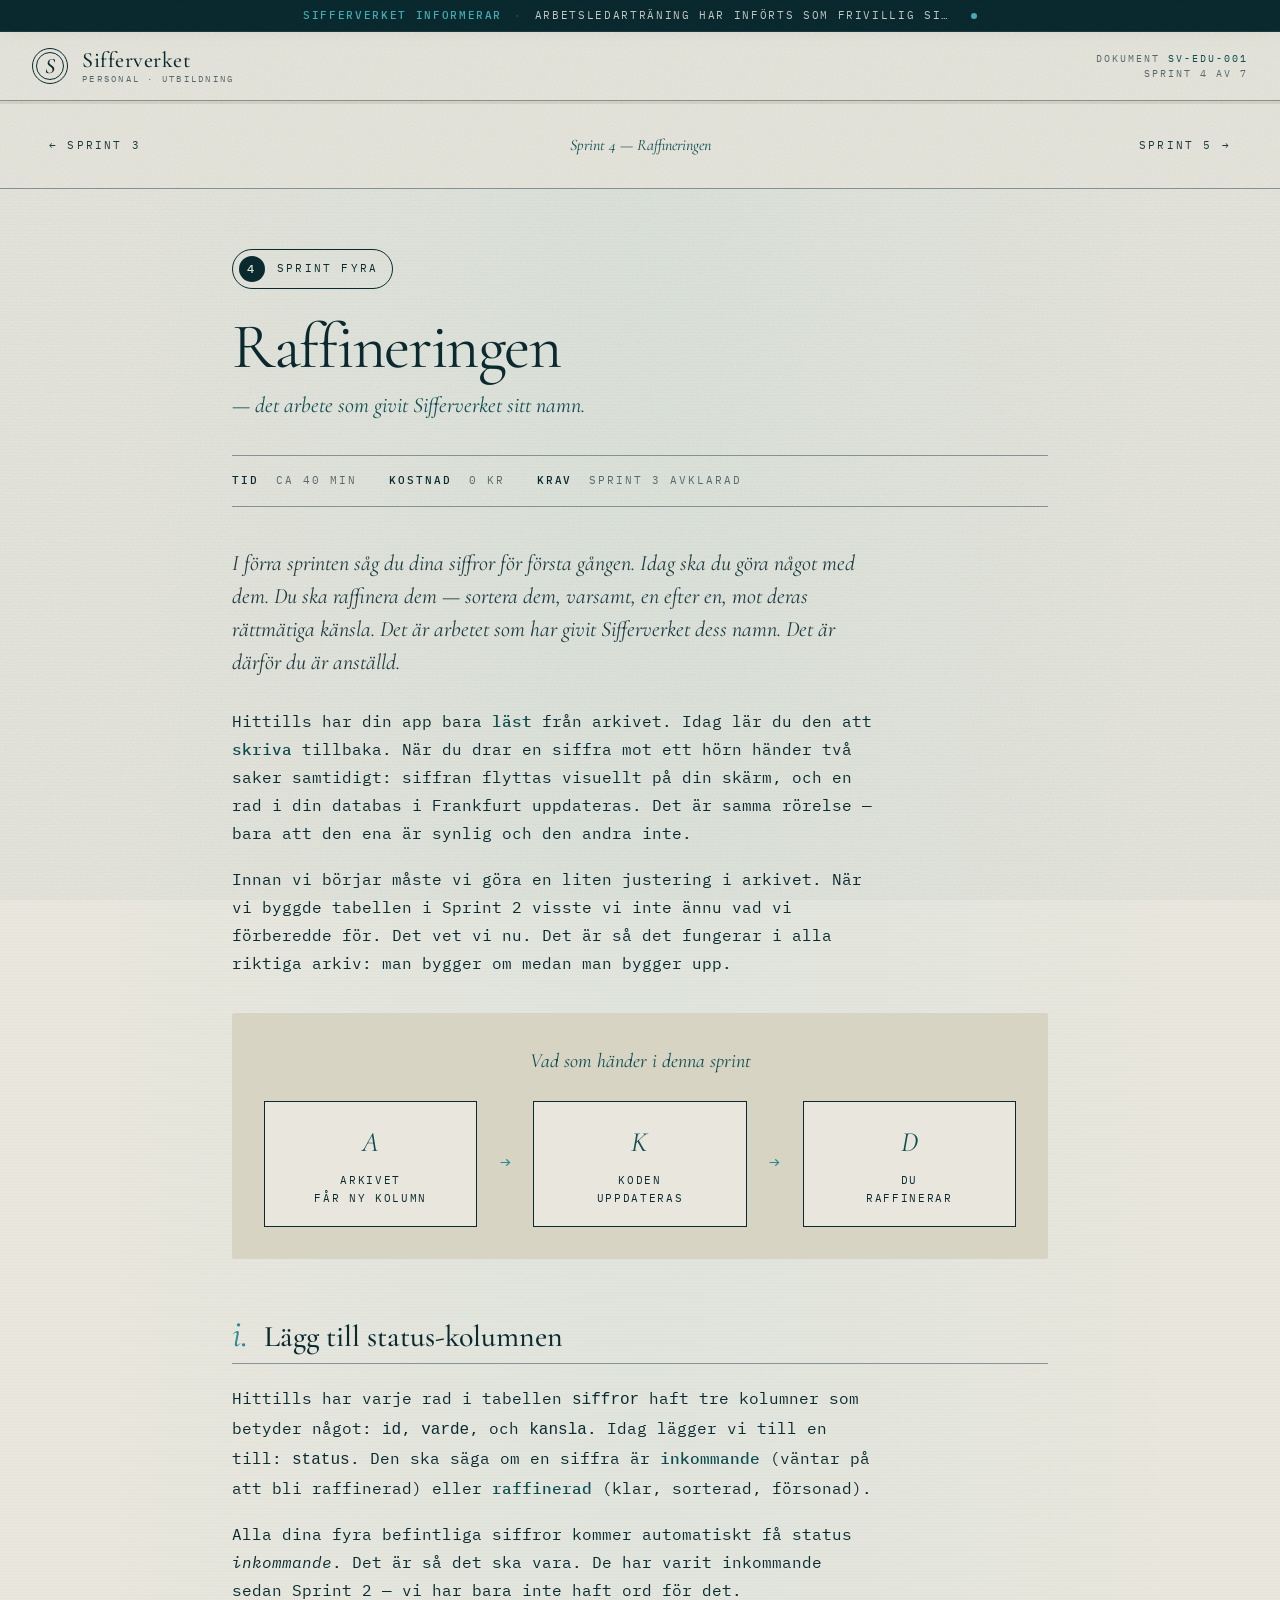
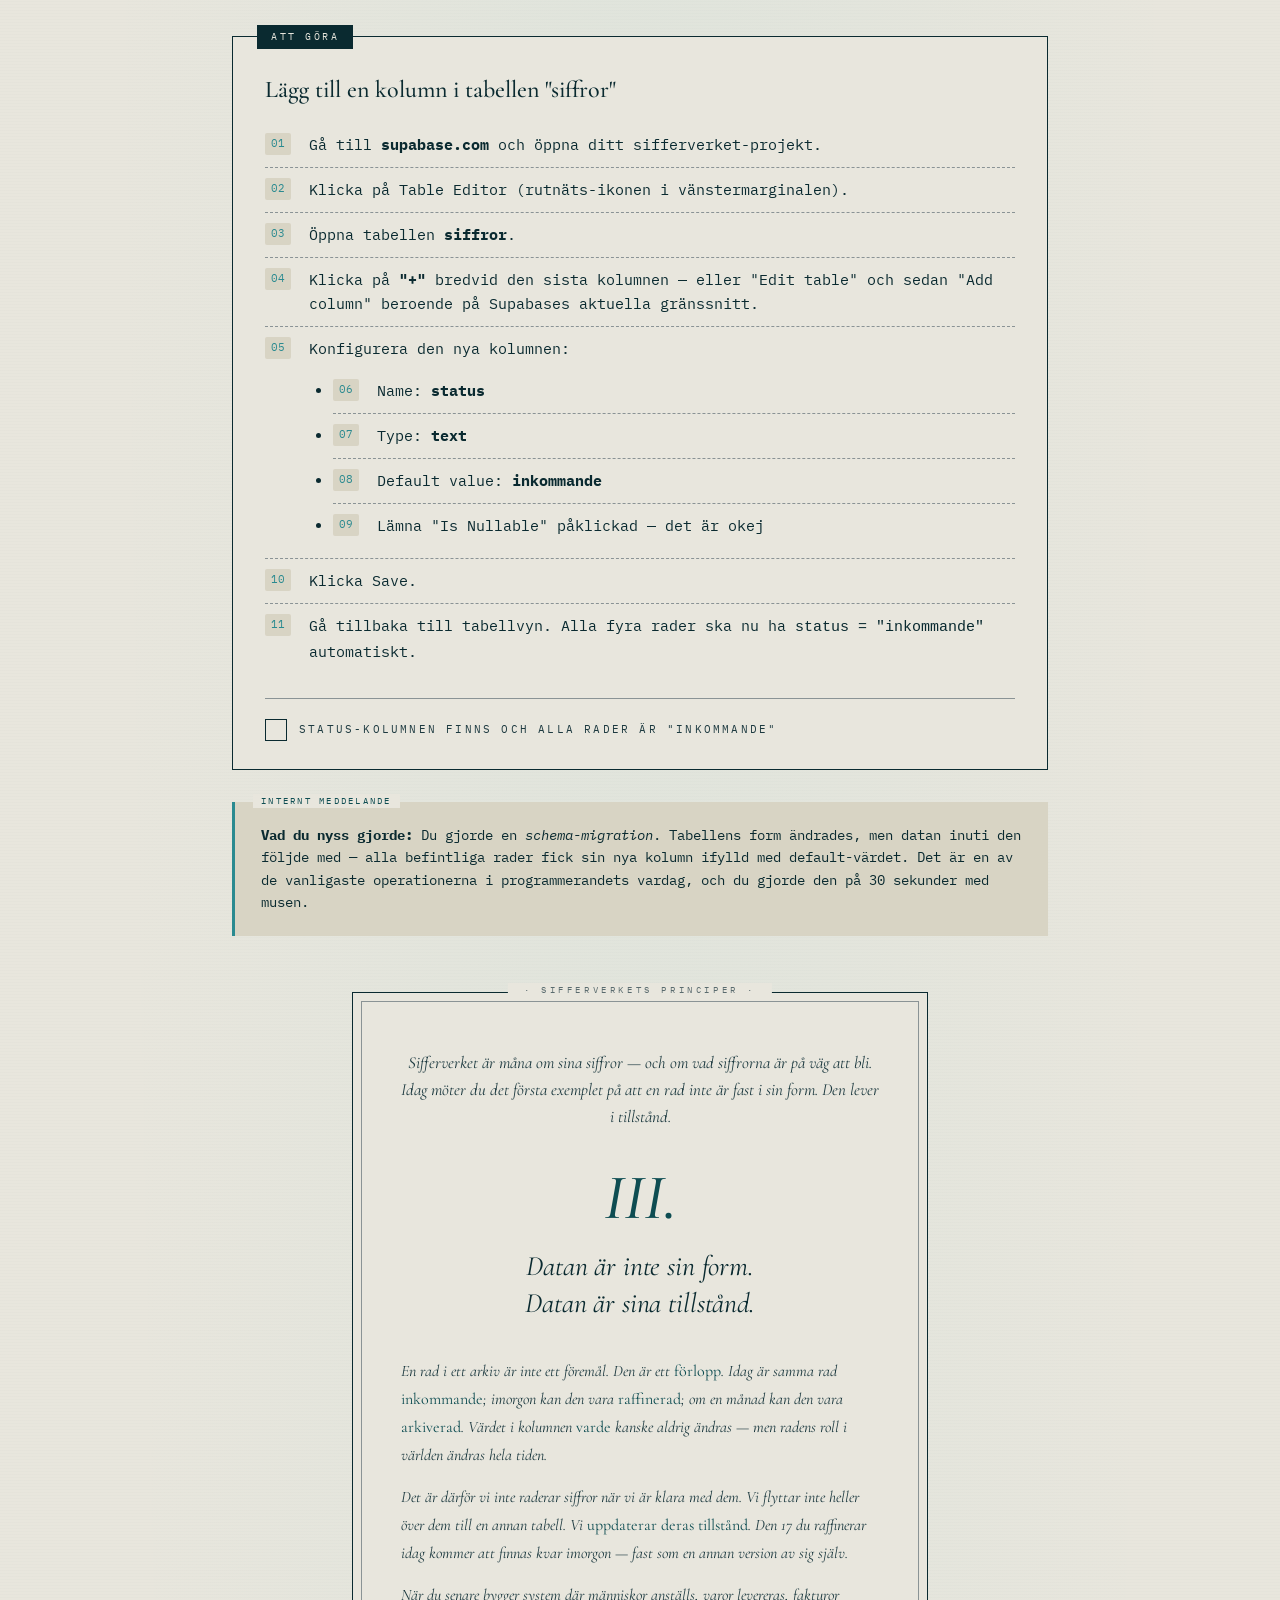
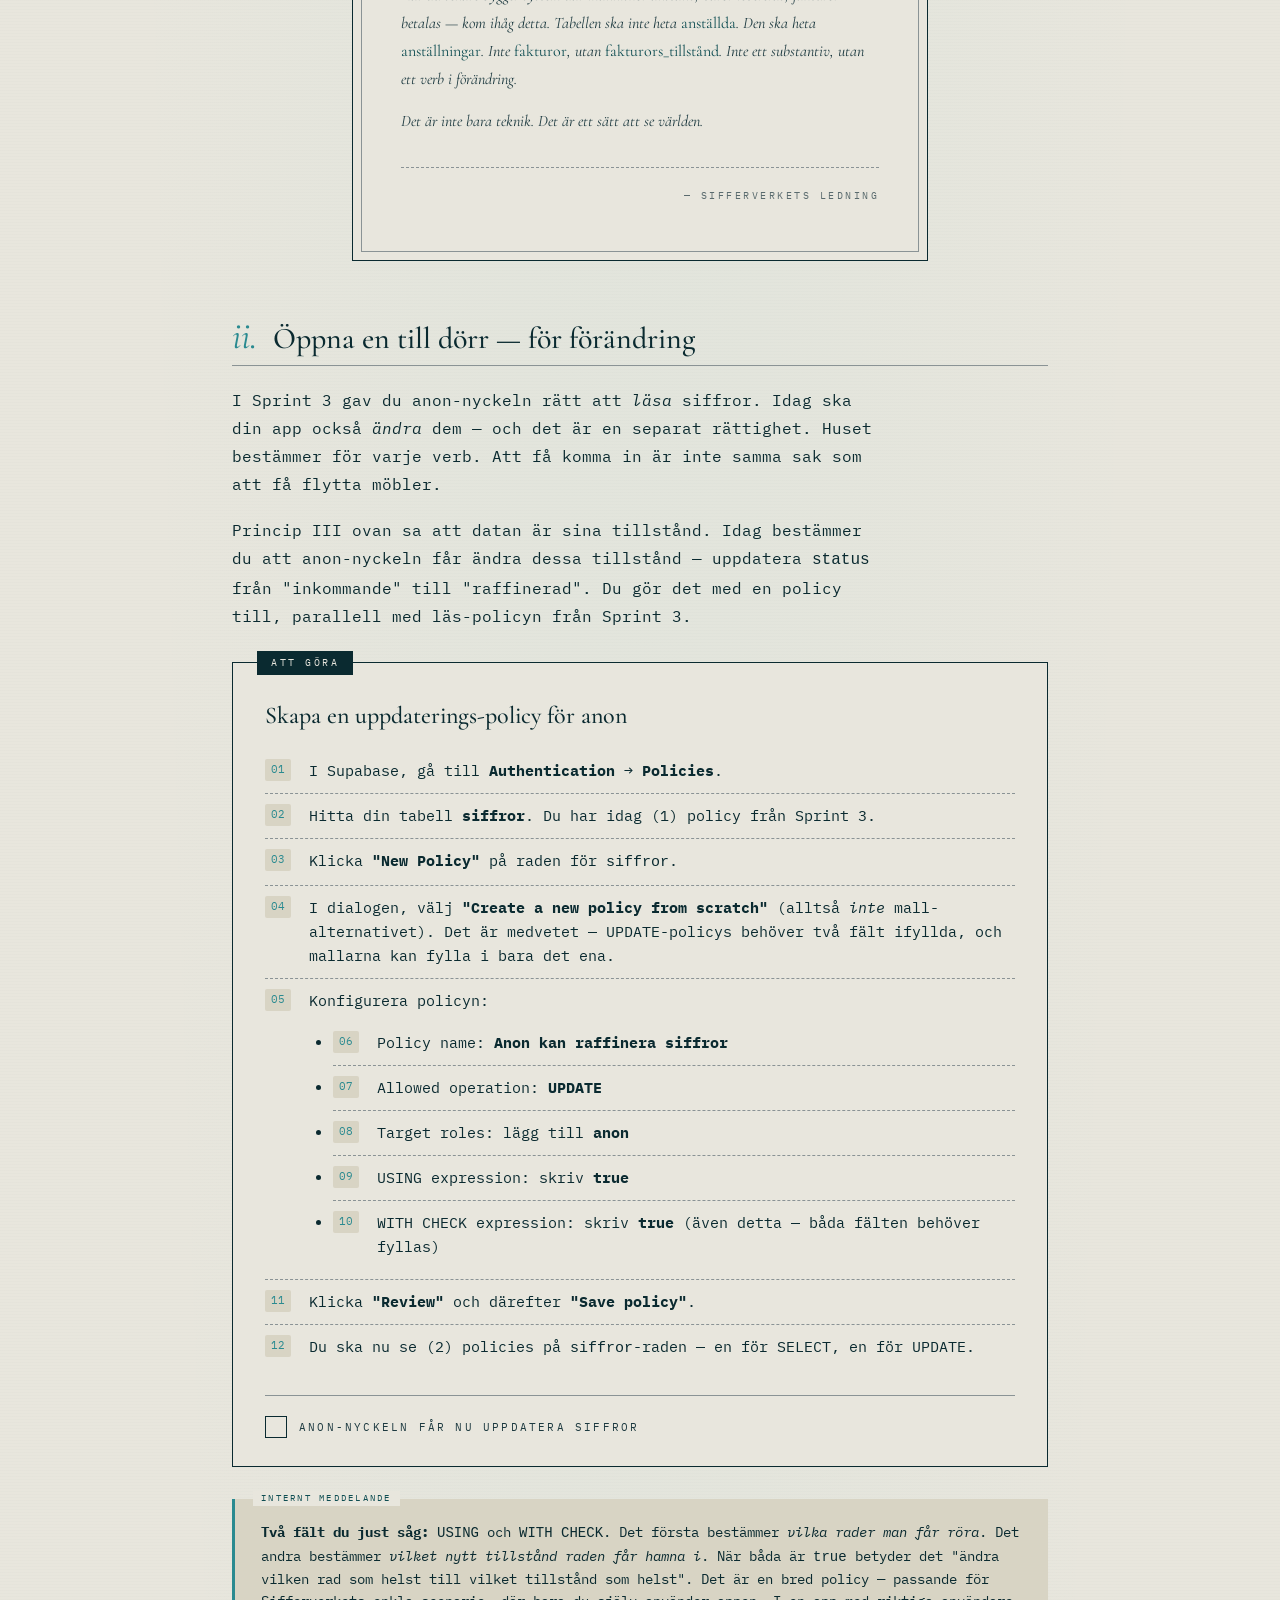
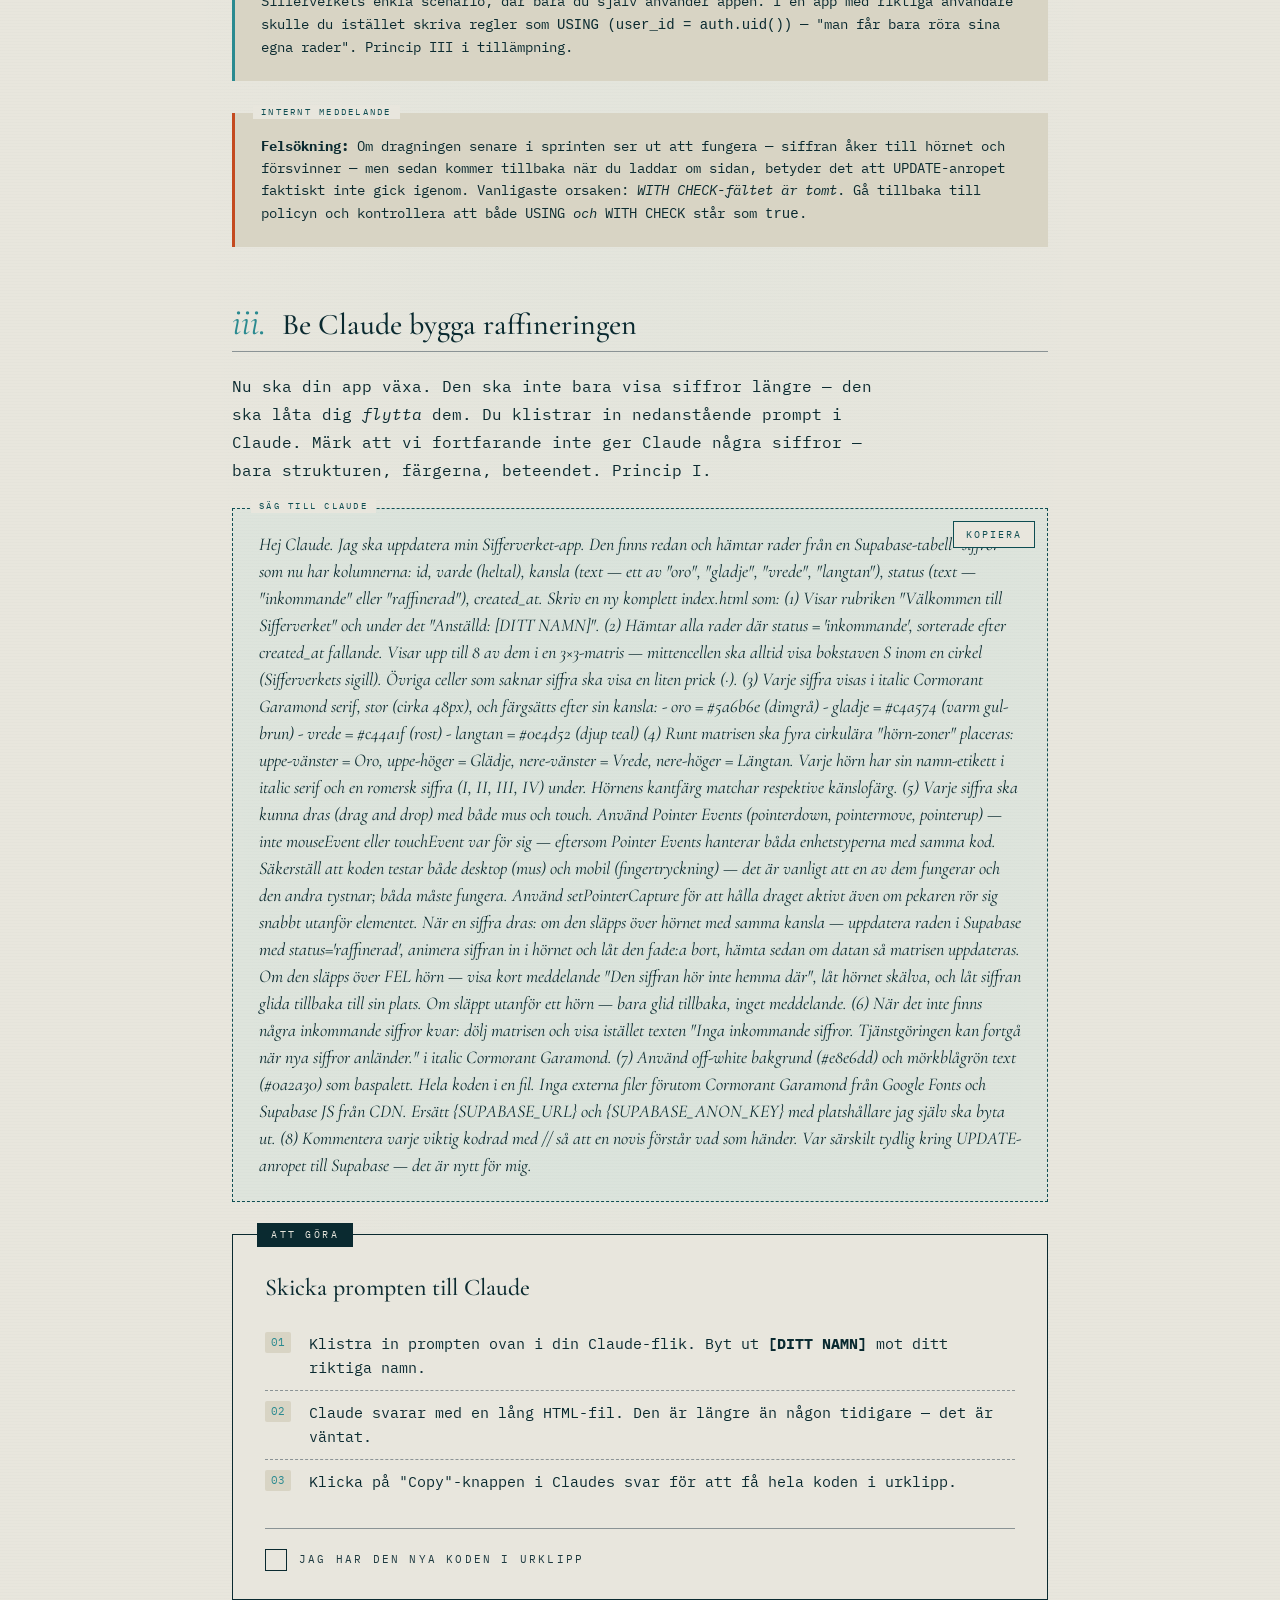
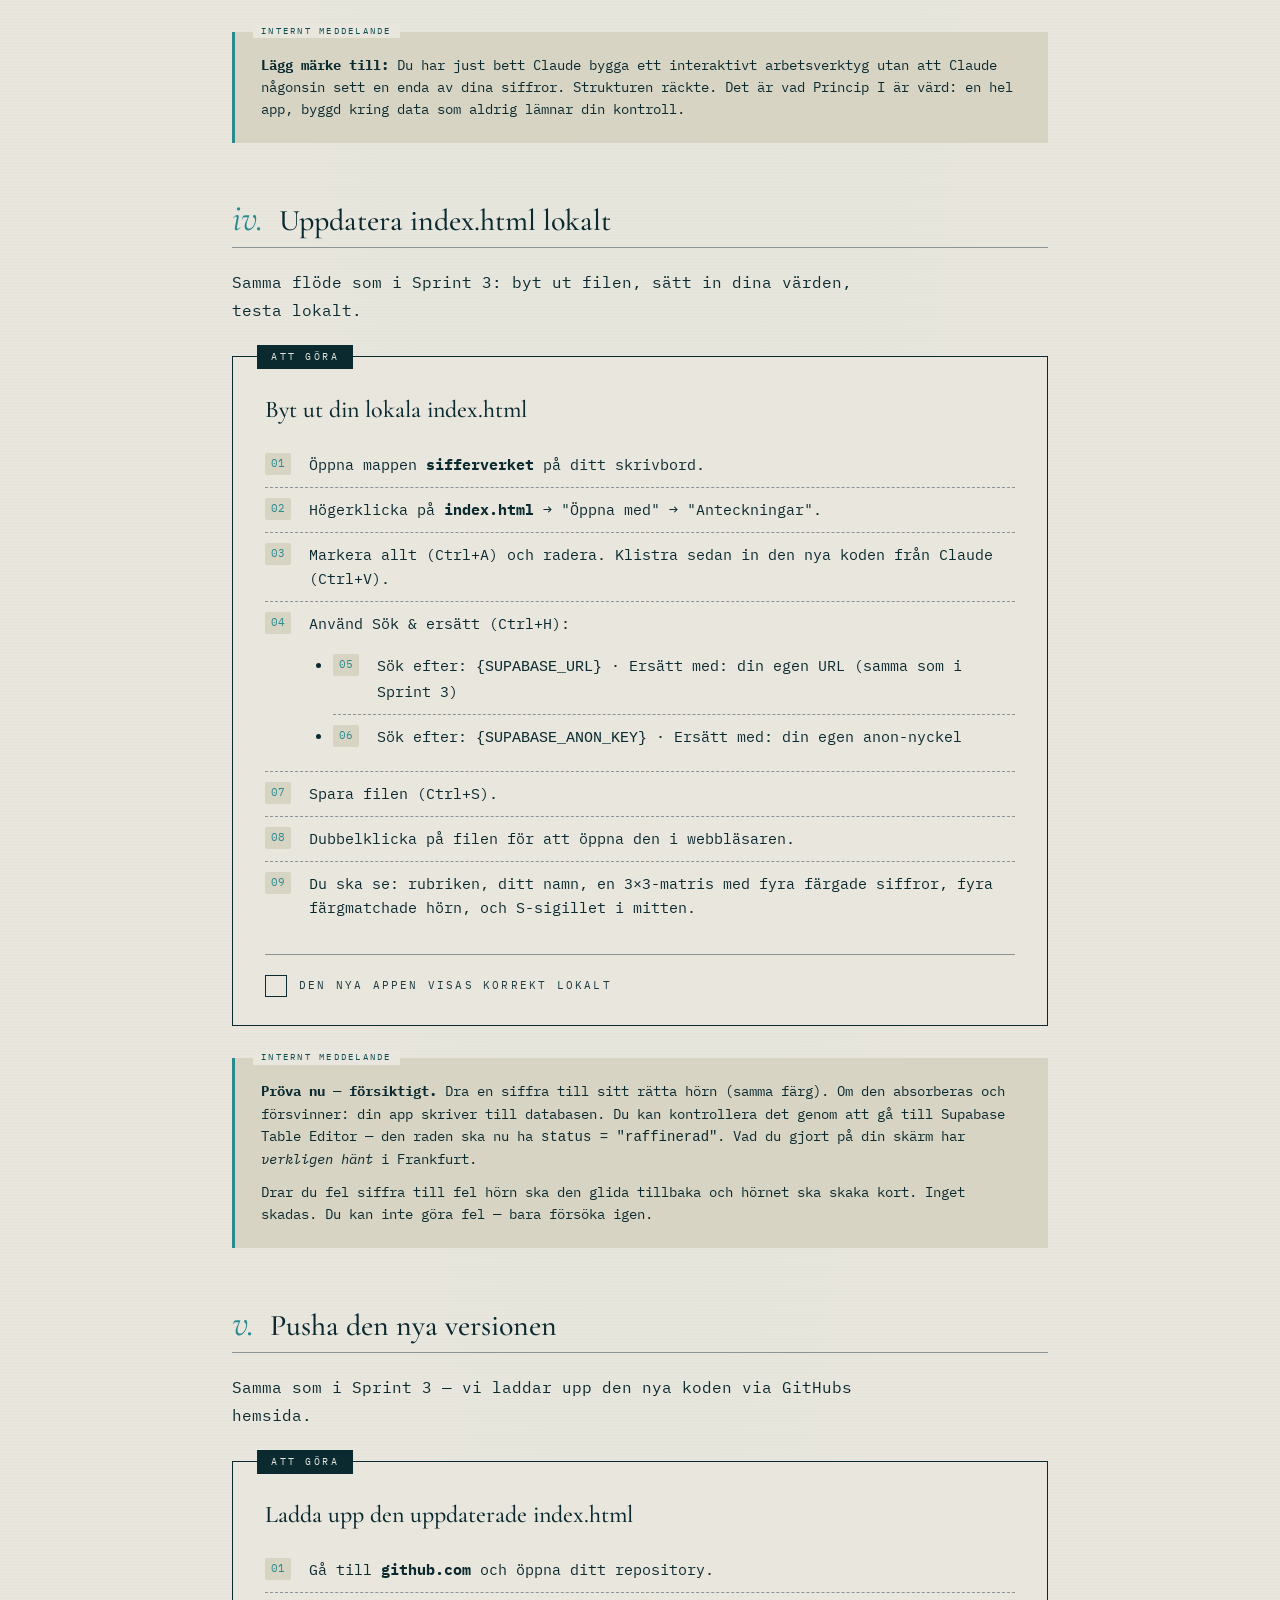
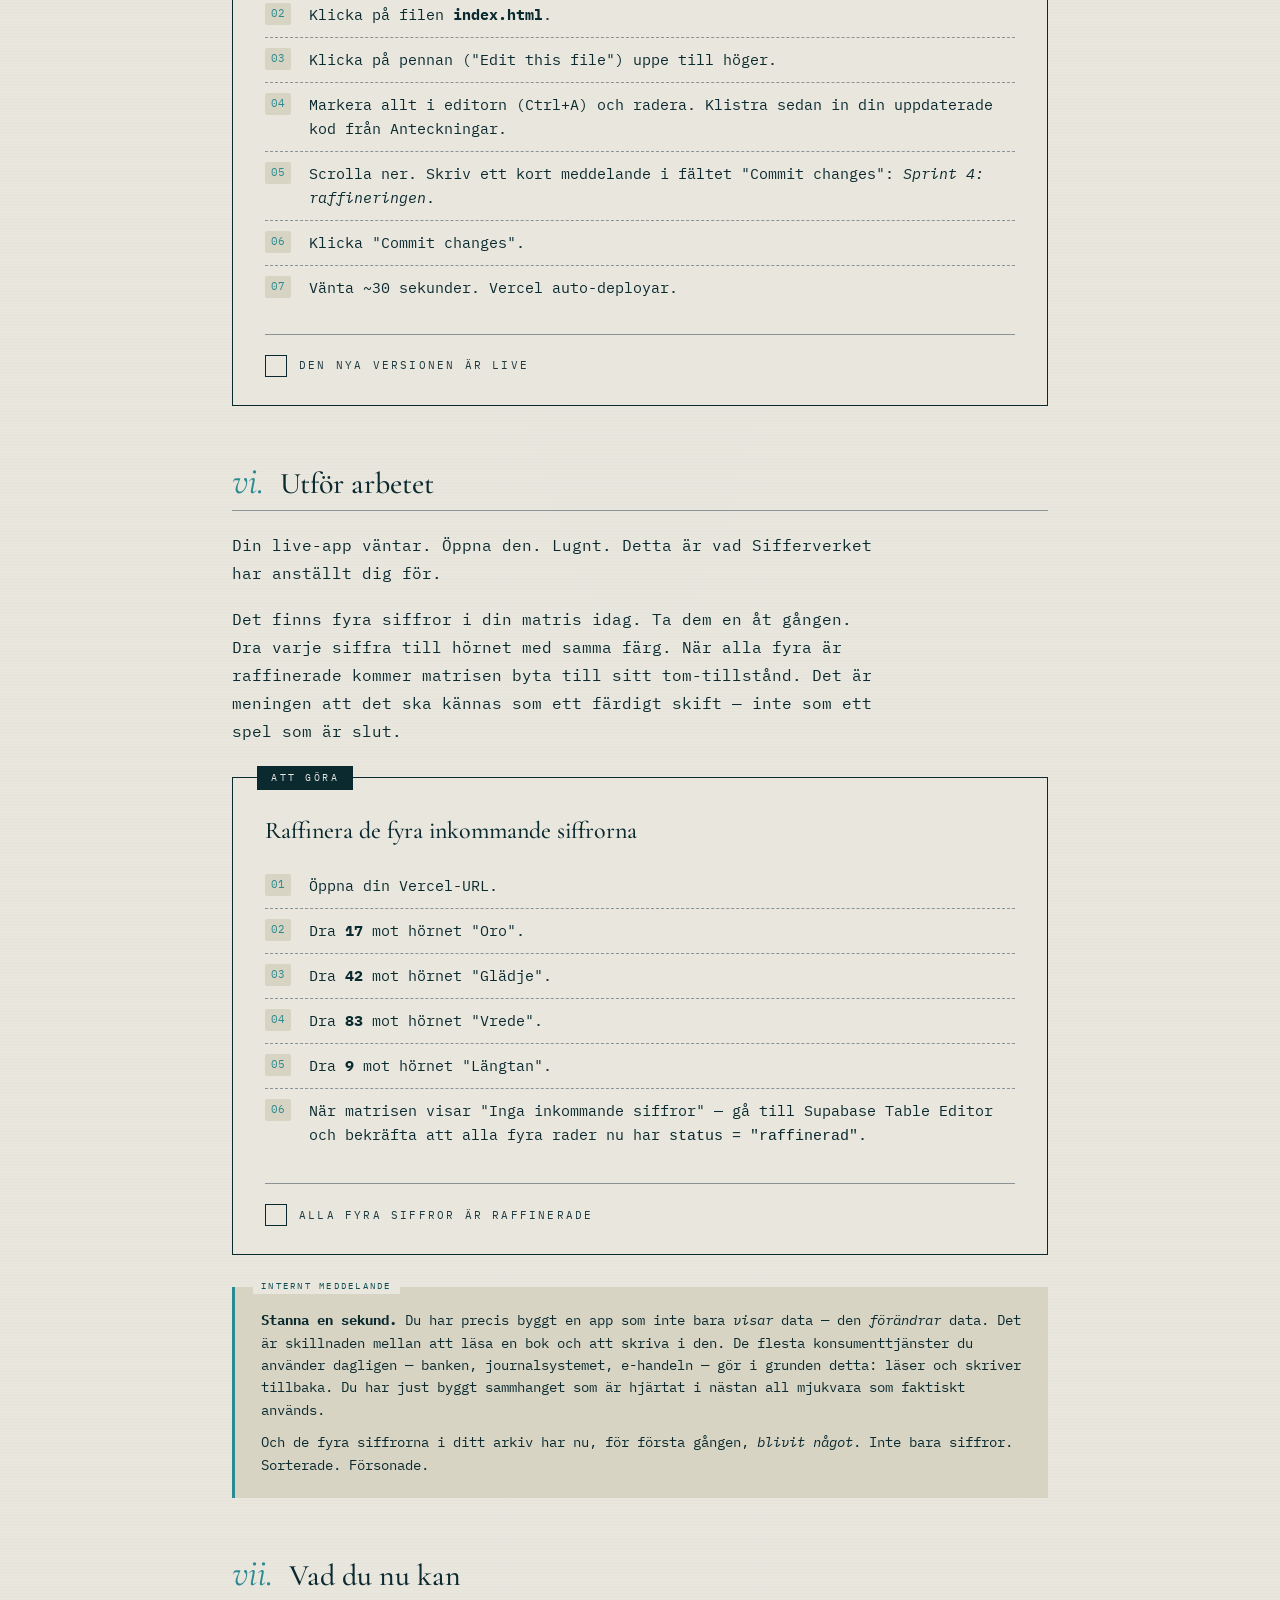
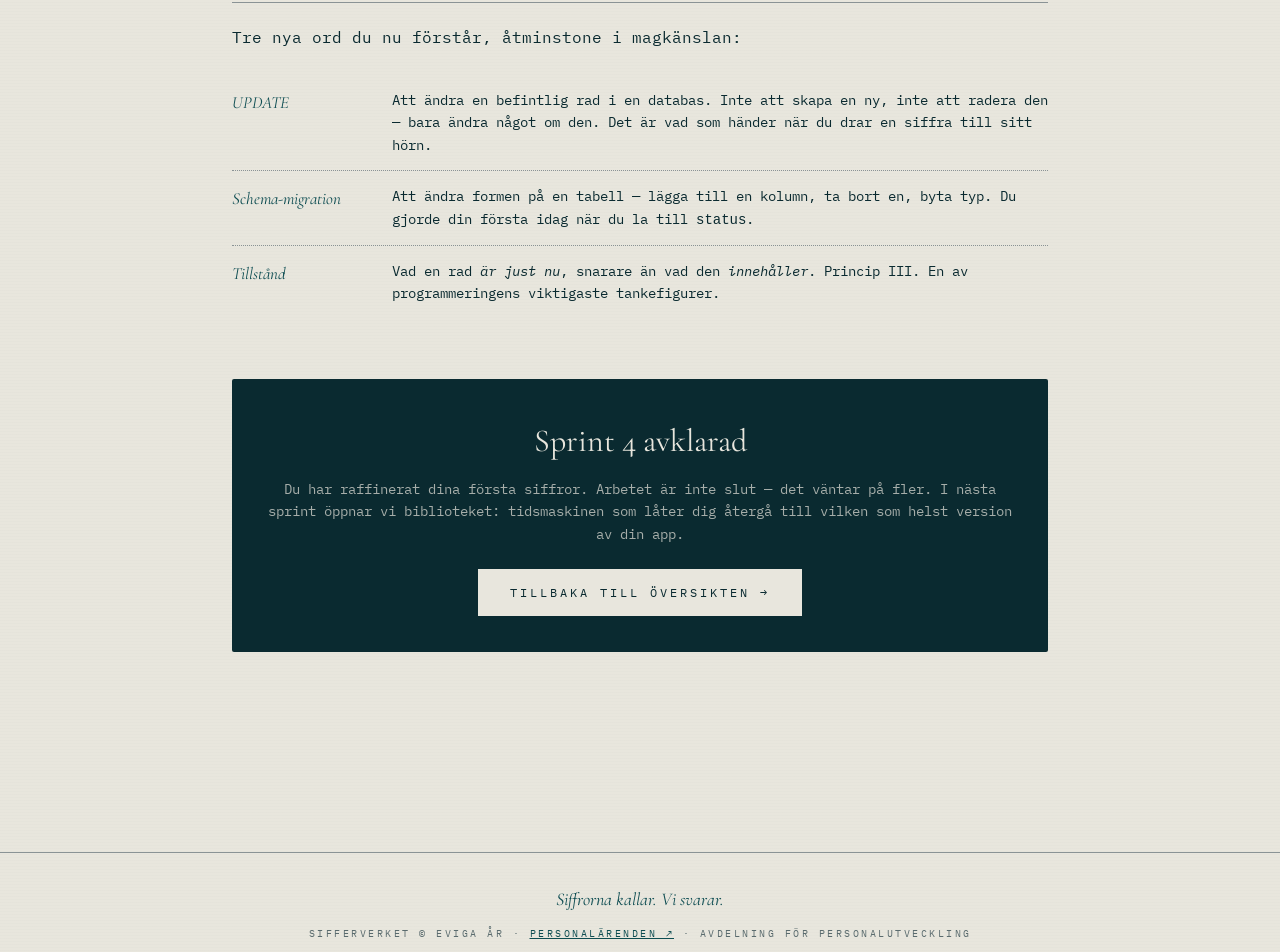
<file: sprint-4/index.html>
<!DOCTYPE html>
<html lang="sv">
<head>
<meta charset="UTF-8">
<meta name="viewport" content="width=device-width, initial-scale=1.0">
<title>Sprint 4: Raffineringen — Sifferverket</title>
<meta name="description" content="Sprint 4 av Sifferverket-utbildningen: Raffinera siffrorna i ditt arkiv för första gången.">
<link rel="preconnect" href="https://fonts.googleapis.com">
<link rel="preconnect" href="https://fonts.gstatic.com" crossorigin>
<link href="https://fonts.googleapis.com/css2?family=IBM+Plex+Mono:wght@300;400;500;600&family=Cormorant+Garamond:ital,wght@0,400;0,500;0,600;1,400&display=swap" rel="stylesheet">
<link rel="stylesheet" href="/assets/styles.css">
</head>
<body>

<!-- SIFFERVERKET INFORMERAR — direktivband + panel -->
<div class="directive-band" id="directiveBand" role="button" tabindex="0" aria-label="Öppna direktivlista">
  <span class="directive-prefix">Sifferverket Informerar</span>
  <span class="directive-divider">·</span>
  <span class="directive-current" id="directiveCurrent">Inga direktiv inkomna.</span>
  <span class="directive-unread" id="directiveUnread" hidden></span>
</div>

<aside class="directive-panel" id="directivePanel" aria-hidden="true">
  <div class="directive-panel-inner">
    <header class="directive-panel-header">
      <div class="directive-panel-label">Nyheter från Öferdirektören</div>
      <button class="directive-panel-close" id="directivePanelClose" aria-label="Stäng">✕</button>
    </header>
    <ol class="directive-list" id="directiveList"></ol>
    <footer class="directive-panel-footer">
      Sifferverket · Avdelning för Personalutveckling · Internt material
    </footer>
  </div>
</aside>
<div class="directive-backdrop" id="directiveBackdrop" hidden></div>

<header class="corp-header">
  <a href="/" class="logo">
    <div class="logo-mark">S</div>
    <div class="logo-text">
      <div class="name">Sifferverket</div>
      <div class="sub">Personal · Utbildning</div>
    </div>
  </a>
  <div class="header-meta">
    <div>Dokument <span class="doc-id">SV-EDU-001</span></div>
    <div>Sprint 4 av 7</div>
  </div>
</header>

<div class="progress-bar">
  <div class="progress-fill" id="progressFill"></div>
</div>

<nav class="sprint-nav">
  <a href="/sprint-3/">← Sprint 3</a>
  <span class="nav-center">Sprint 4 — Raffineringen</span>
  <a href="/sprint-5/">Sprint 5 →</a>
</nav>

<main class="stage">

<section class="sprint">
  <div class="sprint-marker">
    <span class="num">4</span>
    <span>Sprint Fyra</span>
  </div>
  <h2 class="sprint-title">Raffineringen</h2>
  <p class="sprint-subtitle">— det arbete som givit Sifferverket sitt namn.</p>

  <div class="sprint-meta">
    <div><strong>Tid</strong> ca 40 min</div>
    <div><strong>Kostnad</strong> 0 kr</div>
    <div><strong>Krav</strong> Sprint 3 avklarad</div>
  </div>

  <div class="prose">
    <p class="lead">I förra sprinten såg du dina siffror för första gången. Idag ska du göra något med dem. Du ska raffinera dem — sortera dem, varsamt, en efter en, mot deras rättmätiga känsla. Det är arbetet som har givit Sifferverket dess namn. Det är därför du är anställd.</p>

    <p>Hittills har din app bara <strong>läst</strong> från arkivet. Idag lär du den att <strong>skriva</strong> tillbaka. När du drar en siffra mot ett hörn händer två saker samtidigt: siffran flyttas visuellt på din skärm, och en rad i din databas i Frankfurt uppdateras. Det är samma rörelse — bara att den ena är synlig och den andra inte.</p>

    <p>Innan vi börjar måste vi göra en liten justering i arkivet. När vi byggde tabellen i Sprint 2 visste vi inte ännu vad vi förberedde för. Det vet vi nu. Det är så det fungerar i alla riktiga arkiv: man bygger om medan man bygger upp.</p>
  </div>

  <div class="diagram">
    <div class="diagram-title">Vad som händer i denna sprint</div>
    <div class="diagram-row">
      <div class="diagram-box">
        <span class="icon">A</span>
        Arkivet<br>får ny kolumn
      </div>
      <div class="diagram-arrow">→</div>
      <div class="diagram-box">
        <span class="icon">K</span>
        Koden<br>uppdateras
      </div>
      <div class="diagram-arrow">→</div>
      <div class="diagram-box">
        <span class="icon">D</span>
        Du<br>raffinerar
      </div>
    </div>
  </div>

  <!-- ============ STEG i — LÄGG TILL STATUS-KOLUMNEN ============ -->
  <div class="step-heading">
    <div class="step-num">i.</div>
    <div class="step-title">Lägg till status-kolumnen</div>
  </div>

  <div class="prose">
    <p>Hittills har varje rad i tabellen <code>siffror</code> haft tre kolumner som betyder något: <code>id</code>, <code>varde</code>, och <code>kansla</code>. Idag lägger vi till en till: <code>status</code>. Den ska säga om en siffra är <strong>inkommande</strong> (väntar på att bli raffinerad) eller <strong>raffinerad</strong> (klar, sorterad, försonad).</p>
    <p>Alla dina fyra befintliga siffror kommer automatiskt få status <em>inkommande</em>. Det är så det ska vara. De har varit inkommande sedan Sprint 2 — vi har bara inte haft ord för det.</p>
  </div>

  <div class="action">
    <span class="action-tag">Att göra</span>
    <h4>Lägg till en kolumn i tabellen "siffror"</h4>
    <ol>
      <li>Gå till <strong>supabase.com</strong> och öppna ditt sifferverket-projekt.</li>
      <li>Klicka på Table Editor (rutnäts-ikonen i vänstermarginalen).</li>
      <li>Öppna tabellen <strong>siffror</strong>.</li>
      <li>Klicka på <strong>"+"</strong> bredvid den sista kolumnen — eller "Edit table" och sedan "Add column" beroende på Supabases aktuella gränssnitt.</li>
      <li>Konfigurera den nya kolumnen:
        <ul style="list-style: disc; padding-left: 24px; margin-top: 8px;">
          <li>Name: <strong>status</strong></li>
          <li>Type: <strong>text</strong></li>
          <li>Default value: <strong>inkommande</strong></li>
          <li>Lämna "Is Nullable" påklickad — det är okej</li>
        </ul>
      </li>
      <li>Klicka Save.</li>
      <li>Gå tillbaka till tabellvyn. Alla fyra rader ska nu ha <code>status = "inkommande"</code> automatiskt.</li>
    </ol>
    <div class="completion">
      <label class="checkbox-wrap">
        <input type="checkbox" data-step="refine-add-status">
        <span>Status-kolumnen finns och alla rader är "inkommande"</span>
      </label>
    </div>
  </div>

  <div class="memo">
    <p><strong>Vad du nyss gjorde:</strong> Du gjorde en <em>schema-migration</em>. Tabellens form ändrades, men datan inuti den följde med — alla befintliga rader fick sin nya kolumn ifylld med default-värdet. Det är en av de vanligaste operationerna i programmerandets vardag, och du gjorde den på 30 sekunder med musen.</p>
  </div>

  <!-- ============ PRINCIP III — INFORMATION FRÅN LEDNINGEN ============ -->
  <aside class="principle">
    <div class="preamble">
      Sifferverket är måna om sina siffror — och om vad siffrorna <em>är på väg att bli</em>. Idag möter du det första exemplet på att en rad inte är fast i sin form. Den lever i tillstånd.
    </div>

    <div class="numeral">III.</div>

    <p class="canon">Datan är inte sin form. Datan är sina tillstånd.</p>

    <div class="gloss">
      <p>En rad i ett arkiv är inte ett föremål. Den är ett <em>förlopp</em>. Idag är samma rad <em>inkommande</em>; imorgon kan den vara <em>raffinerad</em>; om en månad kan den vara <em>arkiverad</em>. Värdet i kolumnen <em>varde</em> kanske aldrig ändras — men radens roll i världen ändras hela tiden.</p>
      <p>Det är därför vi inte raderar siffror när vi är klara med dem. Vi flyttar inte heller över dem till en annan tabell. Vi <em>uppdaterar deras tillstånd</em>. Den 17 du raffinerar idag kommer att finnas kvar imorgon — fast som en annan version av sig själv.</p>
      <p>När du senare bygger system där människor anställs, varor levereras, fakturor betalas — kom ihåg detta. Tabellen ska inte heta <em>anställda</em>. Den ska heta <em>anställningar</em>. Inte <em>fakturor</em>, utan <em>fakturors_tillstånd</em>. Inte ett substantiv, utan ett verb i förändring.</p>
      <p>Det är inte bara teknik. Det är ett sätt att se världen.</p>
    </div>

    <div class="closing">— Sifferverkets Ledning</div>
  </aside>

  <!-- ============ STEG ii — RLS-POLICY FÖR ANON (UPPDATERA) ============ -->
  <div class="step-heading">
    <div class="step-num">ii.</div>
    <div class="step-title">Öppna en till dörr — för förändring</div>
  </div>

  <div class="prose">
    <p>I Sprint 3 gav du anon-nyckeln rätt att <em>läsa</em> siffror. Idag ska din app också <em>ändra</em> dem — och det är en separat rättighet. Huset bestämmer för varje verb. Att få komma in är inte samma sak som att få flytta möbler.</p>
    <p>Princip III ovan sa att datan är sina tillstånd. Idag bestämmer du att anon-nyckeln får ändra dessa tillstånd — uppdatera <code>status</code> från "inkommande" till "raffinerad". Du gör det med en policy till, parallell med läs-policyn från Sprint 3.</p>
  </div>

  <div class="action">
    <span class="action-tag">Att göra</span>
    <h4>Skapa en uppdaterings-policy för anon</h4>
    <ol>
      <li>I Supabase, gå till <strong>Authentication</strong> → <strong>Policies</strong>.</li>
      <li>Hitta din tabell <strong>siffror</strong>. Du har idag (1) policy från Sprint 3.</li>
      <li>Klicka <strong>"New Policy"</strong> på raden för <code>siffror</code>.</li>
      <li>I dialogen, välj <strong>"Create a new policy from scratch"</strong> (alltså <em>inte</em> mall-alternativet). Det är medvetet — UPDATE-policys behöver två fält ifyllda, och mallarna kan fylla i bara det ena.</li>
      <li>Konfigurera policyn:
        <ul style="list-style: disc; padding-left: 24px; margin-top: 8px;">
          <li>Policy name: <strong>Anon kan raffinera siffror</strong></li>
          <li>Allowed operation: <strong>UPDATE</strong></li>
          <li>Target roles: lägg till <strong>anon</strong></li>
          <li>USING expression: skriv <strong>true</strong></li>
          <li>WITH CHECK expression: skriv <strong>true</strong> (även detta — båda fälten behöver fyllas)</li>
        </ul>
      </li>
      <li>Klicka <strong>"Review"</strong> och därefter <strong>"Save policy"</strong>.</li>
      <li>Du ska nu se (2) policies på <code>siffror</code>-raden — en för SELECT, en för UPDATE.</li>
    </ol>
    <div class="completion">
      <label class="checkbox-wrap">
        <input type="checkbox" data-step="refine-create-policy">
        <span>Anon-nyckeln får nu uppdatera siffror</span>
      </label>
    </div>
  </div>

  <div class="memo">
    <p><strong>Två fält du just såg:</strong> <code>USING</code> och <code>WITH CHECK</code>. Det första bestämmer <em>vilka rader man får röra</em>. Det andra bestämmer <em>vilket nytt tillstånd raden får hamna i</em>. När båda är <code>true</code> betyder det "ändra vilken rad som helst till vilket tillstånd som helst". Det är en bred policy — passande för Sifferverkets enkla scenario, där bara du själv använder appen. I en app med riktiga användare skulle du istället skriva regler som <code>USING (user_id = auth.uid())</code> — "man får bara röra sina egna rader". Princip III i tillämpning.</p>
  </div>

  <div class="memo" style="border-left-color: var(--warning);">
    <p><strong>Felsökning:</strong> Om dragningen senare i sprinten ser ut att fungera — siffran åker till hörnet och försvinner — men sedan kommer tillbaka när du laddar om sidan, betyder det att UPDATE-anropet faktiskt inte gick igenom. Vanligaste orsaken: <em>WITH CHECK-fältet är tomt</em>. Gå tillbaka till policyn och kontrollera att både USING <em>och</em> WITH CHECK står som <code>true</code>.</p>
  </div>

  <!-- ============ STEG iii — BE CLAUDE SKRIVA RAFFINERINGS-KODEN ============ -->
  <div class="step-heading">
    <div class="step-num">iii.</div>
    <div class="step-title">Be Claude bygga raffineringen</div>
  </div>

  <div class="prose">
    <p>Nu ska din app växa. Den ska inte bara visa siffror längre — den ska låta dig <em>flytta</em> dem. Du klistrar in nedanstående prompt i Claude. Märk att vi fortfarande inte ger Claude några siffror — bara strukturen, färgerna, beteendet. Princip I.</p>
  </div>

  <div class="claude-prompt">
    Hej Claude. Jag ska uppdatera min Sifferverket-app. Den finns redan och hämtar rader från en Supabase-tabell "siffror" som nu har kolumnerna: id, varde (heltal), kansla (text — ett av "oro", "gladje", "vrede", "langtan"), status (text — "inkommande" eller "raffinerad"), created_at. Skriv en ny komplett index.html som:

    (1) Visar rubriken "Välkommen till Sifferverket" och under det "Anställd: [DITT NAMN]".

    (2) Hämtar alla rader där status = 'inkommande', sorterade efter created_at fallande. Visar upp till 8 av dem i en 3×3-matris — mittencellen ska alltid visa bokstaven S inom en cirkel (Sifferverkets sigill). Övriga celler som saknar siffra ska visa en liten prick (·).

    (3) Varje siffra visas i italic Cormorant Garamond serif, stor (cirka 48px), och färgsätts efter sin kansla:
      - oro = #5a6b6e (dimgrå)
      - gladje = #c4a574 (varm gul-brun)
      - vrede = #c44a1f (rost)
      - langtan = #0e4d52 (djup teal)

    (4) Runt matrisen ska fyra cirkulära "hörn-zoner" placeras: uppe-vänster = Oro, uppe-höger = Glädje, nere-vänster = Vrede, nere-höger = Längtan. Varje hörn har sin namn-etikett i italic serif och en romersk siffra (I, II, III, IV) under. Hörnens kantfärg matchar respektive känslofärg.

    (5) Varje siffra ska kunna dras (drag and drop) med både mus och touch. Använd Pointer Events (pointerdown, pointermove, pointerup) — inte mouseEvent eller touchEvent var för sig — eftersom Pointer Events hanterar båda enhetstyperna med samma kod. Säkerställ att koden testar både desktop (mus) och mobil (fingertryckning) — det är vanligt att en av dem fungerar och den andra tystnar; båda måste fungera. Använd setPointerCapture för att hålla draget aktivt även om pekaren rör sig snabbt utanför elementet. När en siffra dras: om den släpps över hörnet med samma kansla — uppdatera raden i Supabase med status='raffinerad', animera siffran in i hörnet och låt den fade:a bort, hämta sedan om datan så matrisen uppdateras. Om den släpps över FEL hörn — visa kort meddelande "Den siffran hör inte hemma där", låt hörnet skälva, och låt siffran glida tillbaka till sin plats. Om släppt utanför ett hörn — bara glid tillbaka, inget meddelande.

    (6) När det inte finns några inkommande siffror kvar: dölj matrisen och visa istället texten "Inga inkommande siffror. Tjänstgöringen kan fortgå när nya siffror anländer." i italic Cormorant Garamond.

    (7) Använd off-white bakgrund (#e8e6dd) och mörkblågrön text (#0a2a30) som baspalett. Hela koden i en fil. Inga externa filer förutom Cormorant Garamond från Google Fonts och Supabase JS från CDN. Ersätt {SUPABASE_URL} och {SUPABASE_ANON_KEY} med platshållare jag själv ska byta ut.

    (8) Kommentera varje viktig kodrad med // så att en novis förstår vad som händer. Var särskilt tydlig kring UPDATE-anropet till Supabase — det är nytt för mig.
  </div>

  <div class="action">
    <span class="action-tag">Att göra</span>
    <h4>Skicka prompten till Claude</h4>
    <ol>
      <li>Klistra in prompten ovan i din Claude-flik. Byt ut <strong>[DITT NAMN]</strong> mot ditt riktiga namn.</li>
      <li>Claude svarar med en lång HTML-fil. Den är längre än någon tidigare — det är väntat.</li>
      <li>Klicka på "Copy"-knappen i Claudes svar för att få hela koden i urklipp.</li>
    </ol>
    <div class="completion">
      <label class="checkbox-wrap">
        <input type="checkbox" data-step="refine-write-prompt">
        <span>Jag har den nya koden i urklipp</span>
      </label>
    </div>
  </div>

  <div class="memo">
    <p><strong>Lägg märke till:</strong> Du har just bett Claude bygga ett interaktivt arbetsverktyg utan att Claude någonsin sett en enda av dina siffror. Strukturen räckte. Det är vad Princip I är värd: en hel app, byggd kring data som aldrig lämnar din kontroll.</p>
  </div>

  <!-- ============ STEG iii — KLISTRA IN DEN NYA KODEN ============ -->
  <div class="step-heading">
    <div class="step-num">iv.</div>
    <div class="step-title">Uppdatera index.html lokalt</div>
  </div>

  <div class="prose">
    <p>Samma flöde som i Sprint 3: byt ut filen, sätt in dina värden, testa lokalt.</p>
  </div>

  <div class="action">
    <span class="action-tag">Att göra</span>
    <h4>Byt ut din lokala index.html</h4>
    <ol>
      <li>Öppna mappen <strong>sifferverket</strong> på ditt skrivbord.</li>
      <li>Högerklicka på <strong>index.html</strong> → "Öppna med" → "Anteckningar".</li>
      <li>Markera allt (Ctrl+A) och radera. Klistra sedan in den nya koden från Claude (Ctrl+V).</li>
      <li>Använd Sök &amp; ersätt (Ctrl+H):
        <ul style="list-style: disc; padding-left: 24px; margin-top: 8px;">
          <li>Sök efter: <code>{SUPABASE_URL}</code> · Ersätt med: din egen URL (samma som i Sprint 3)</li>
          <li>Sök efter: <code>{SUPABASE_ANON_KEY}</code> · Ersätt med: din egen anon-nyckel</li>
        </ul>
      </li>
      <li>Spara filen (Ctrl+S).</li>
      <li>Dubbelklicka på filen för att öppna den i webbläsaren.</li>
      <li>Du ska se: rubriken, ditt namn, en 3×3-matris med fyra färgade siffror, fyra färgmatchade hörn, och S-sigillet i mitten.</li>
    </ol>
    <div class="completion">
      <label class="checkbox-wrap">
        <input type="checkbox" data-step="refine-paste-code">
        <span>Den nya appen visas korrekt lokalt</span>
      </label>
    </div>
  </div>

  <div class="memo">
    <p><strong>Pröva nu — försiktigt.</strong> Dra en siffra till sitt rätta hörn (samma färg). Om den absorberas och försvinner: din app skriver till databasen. Du kan kontrollera det genom att gå till Supabase Table Editor — den raden ska nu ha <code>status = "raffinerad"</code>. Vad du gjort på din skärm har <em>verkligen hänt</em> i Frankfurt.</p>
    <p>Drar du fel siffra till fel hörn ska den glida tillbaka och hörnet ska skaka kort. Inget skadas. Du kan inte göra fel — bara försöka igen.</p>
  </div>

  <!-- ============ STEG iv — PUSHA TILL GITHUB ============ -->
  <div class="step-heading">
    <div class="step-num">v.</div>
    <div class="step-title">Pusha den nya versionen</div>
  </div>

  <div class="prose">
    <p>Samma som i Sprint 3 — vi laddar upp den nya koden via GitHubs hemsida.</p>
  </div>

  <div class="action">
    <span class="action-tag">Att göra</span>
    <h4>Ladda upp den uppdaterade index.html</h4>
    <ol>
      <li>Gå till <strong>github.com</strong> och öppna ditt repository.</li>
      <li>Klicka på filen <strong>index.html</strong>.</li>
      <li>Klicka på pennan ("Edit this file") uppe till höger.</li>
      <li>Markera allt i editorn (Ctrl+A) och radera. Klistra sedan in din uppdaterade kod från Anteckningar.</li>
      <li>Scrolla ner. Skriv ett kort meddelande i fältet "Commit changes": <em>Sprint 4: raffineringen</em>.</li>
      <li>Klicka "Commit changes".</li>
      <li>Vänta ~30 sekunder. Vercel auto-deployar.</li>
    </ol>
    <div class="completion">
      <label class="checkbox-wrap">
        <input type="checkbox" data-step="refine-deploy">
        <span>Den nya versionen är live</span>
      </label>
    </div>
  </div>

  <!-- ============ STEG v — RAFFINERA DINA SIFFROR ============ -->
  <div class="step-heading">
    <div class="step-num">vi.</div>
    <div class="step-title">Utför arbetet</div>
  </div>

  <div class="prose">
    <p>Din live-app väntar. Öppna den. Lugnt. Detta är vad Sifferverket har anställt dig för.</p>
    <p>Det finns fyra siffror i din matris idag. Ta dem en åt gången. Dra varje siffra till hörnet med samma färg. När alla fyra är raffinerade kommer matrisen byta till sitt tom-tillstånd. Det är meningen att det ska kännas som ett färdigt skift — inte som ett spel som är slut.</p>
  </div>

  <div class="action">
    <span class="action-tag">Att göra</span>
    <h4>Raffinera de fyra inkommande siffrorna</h4>
    <ol>
      <li>Öppna din Vercel-URL.</li>
      <li>Dra <strong>17</strong> mot hörnet "Oro".</li>
      <li>Dra <strong>42</strong> mot hörnet "Glädje".</li>
      <li>Dra <strong>83</strong> mot hörnet "Vrede".</li>
      <li>Dra <strong>9</strong> mot hörnet "Längtan".</li>
      <li>När matrisen visar "Inga inkommande siffror" — gå till Supabase Table Editor och bekräfta att alla fyra rader nu har <code>status = "raffinerad"</code>.</li>
    </ol>
    <div class="completion">
      <label class="checkbox-wrap">
        <input type="checkbox" data-step="refine-perform">
        <span>Alla fyra siffror är raffinerade</span>
      </label>
    </div>
  </div>

  <div class="memo">
    <p><strong>Stanna en sekund.</strong> Du har precis byggt en app som inte bara <em>visar</em> data — den <em>förändrar</em> data. Det är skillnaden mellan att läsa en bok och att skriva i den. De flesta konsumenttjänster du använder dagligen — banken, journalsystemet, e-handeln — gör i grunden detta: läser och skriver tillbaka. Du har just byggt sammhanget som är hjärtat i nästan all mjukvara som faktiskt används.</p>
    <p>Och de fyra siffrorna i ditt arkiv har nu, för första gången, <em>blivit något</em>. Inte bara siffror. Sorterade. Försonade.</p>
  </div>

  <!-- ============ ORDLISTA ============ -->
  <div class="step-heading">
    <div class="step-num">vii.</div>
    <div class="step-title">Vad du nu kan</div>
  </div>

  <div class="prose">
    <p>Tre nya ord du nu förstår, åtminstone i magkänslan:</p>
  </div>

  <dl style="margin-top: 24px;">
    <div class="definition">
      <dt>UPDATE</dt>
      <dd>Att ändra en befintlig rad i en databas. Inte att skapa en ny, inte att radera den — bara ändra något om den. Det är vad som händer när du drar en siffra till sitt hörn.</dd>
    </div>
    <div class="definition">
      <dt>Schema-migration</dt>
      <dd>Att ändra formen på en tabell — lägga till en kolumn, ta bort en, byta typ. Du gjorde din första idag när du la till <code>status</code>.</dd>
    </div>
    <div class="definition">
      <dt>Tillstånd</dt>
      <dd>Vad en rad <em>är just nu</em>, snarare än vad den <em>innehåller</em>. Princip III. En av programmeringens viktigaste tankefigurer.</dd>
    </div>
  </dl>

  <div class="decision">
    <h3>Sprint 4 avklarad</h3>
    <p>Du har raffinerat dina första siffror. Arbetet är inte slut — det väntar på fler. I nästa sprint öppnar vi biblioteket: tidsmaskinen som låter dig återgå till vilken som helst version av din app.</p>
    <a href="/">Tillbaka till översikten →</a>
  </div>
</section>

</main>

<footer class="footer">
  <div class="motto">Siffrorna kallar. Vi svarar.</div>
  <div>Sifferverket © Eviga år · <a href="/personalarenden/">Personalärenden ↗</a> · Avdelning för Personalutveckling</div>
</footer>

<script src="/assets/scripts.js"></script>
</body>
</html>
</file>
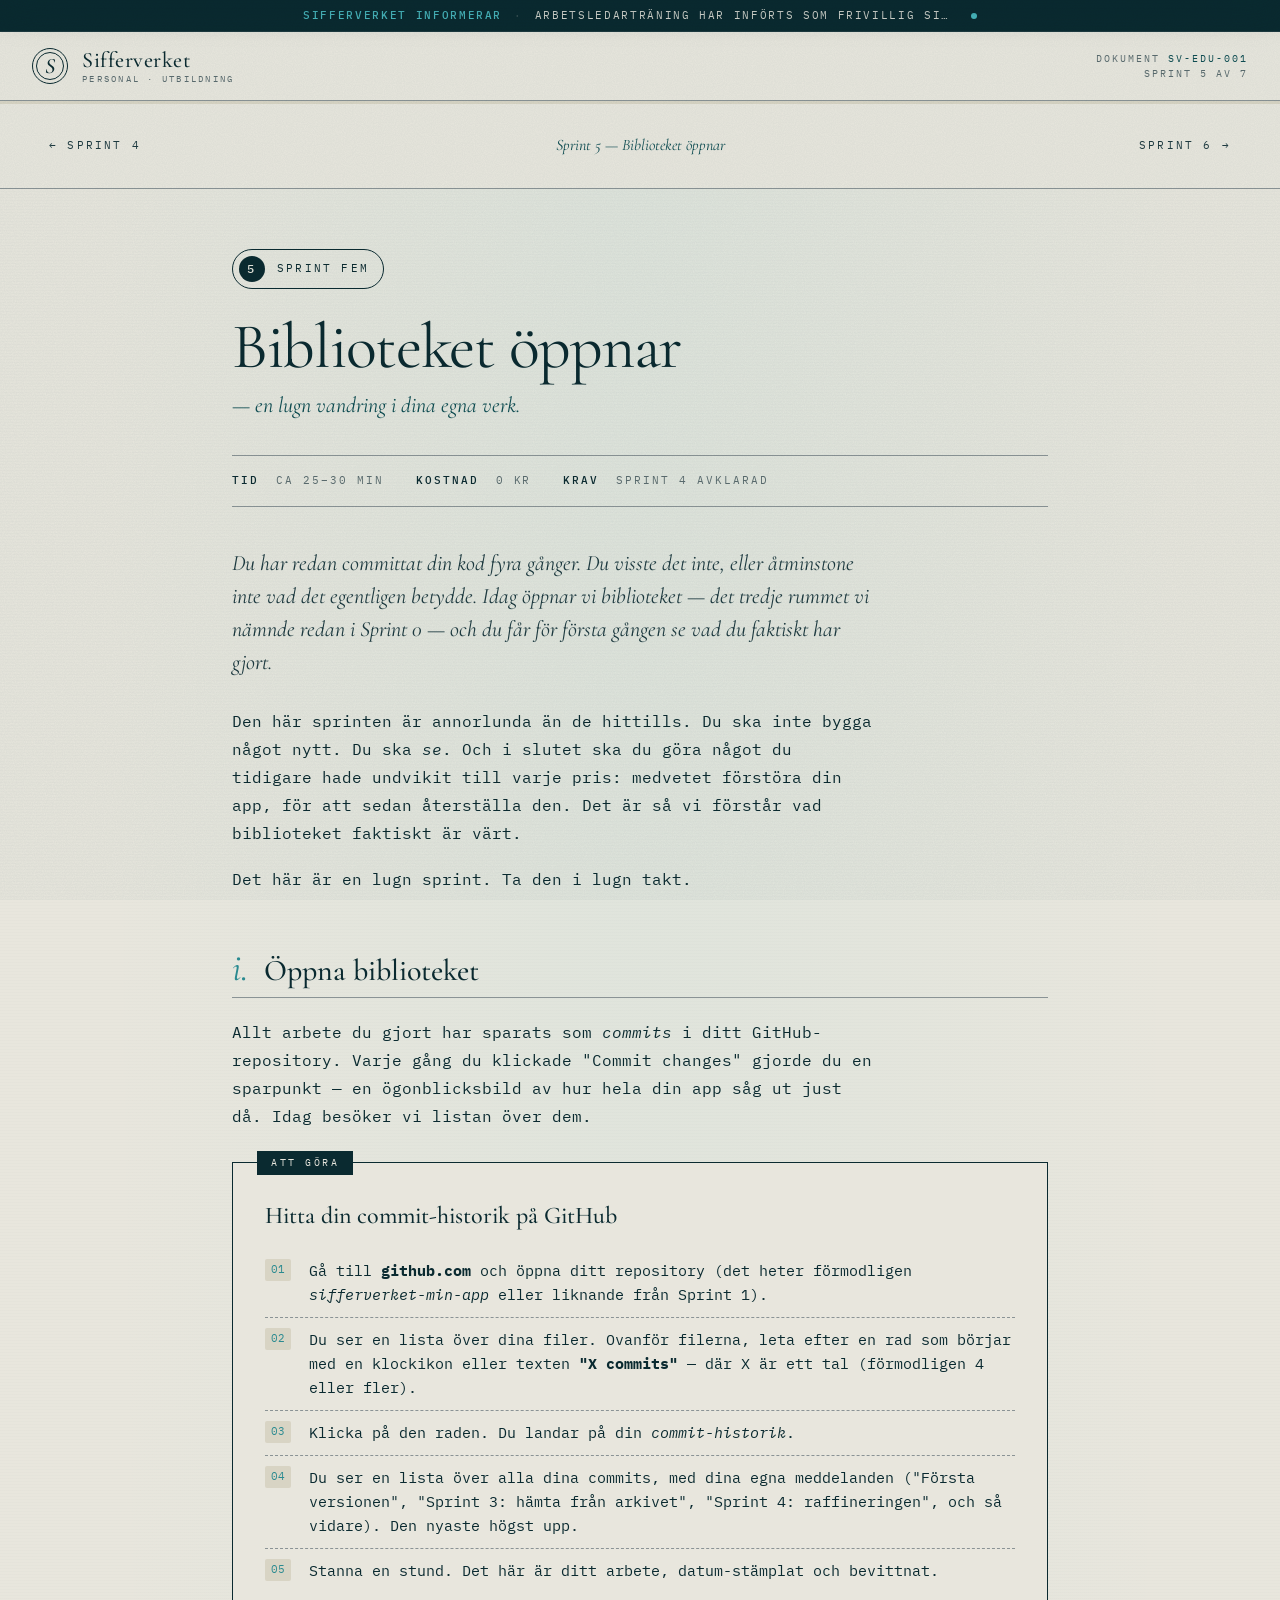
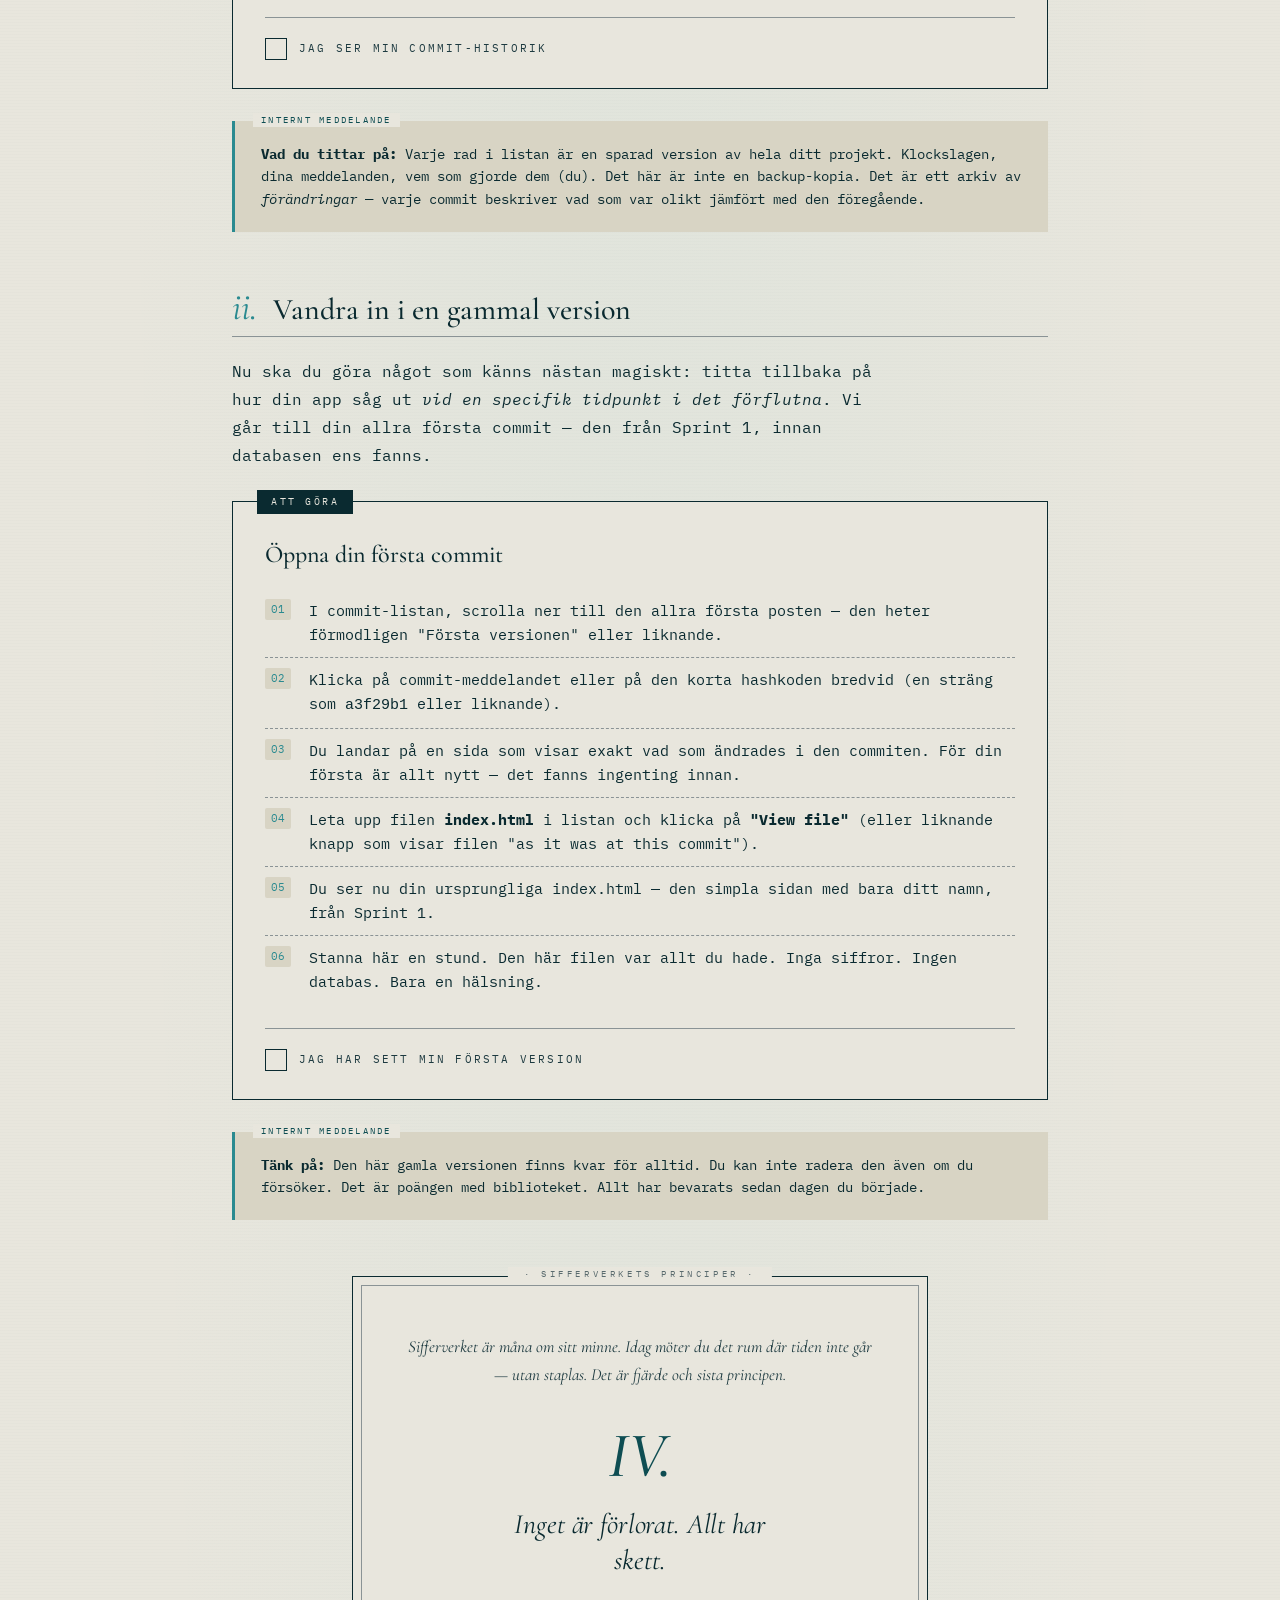
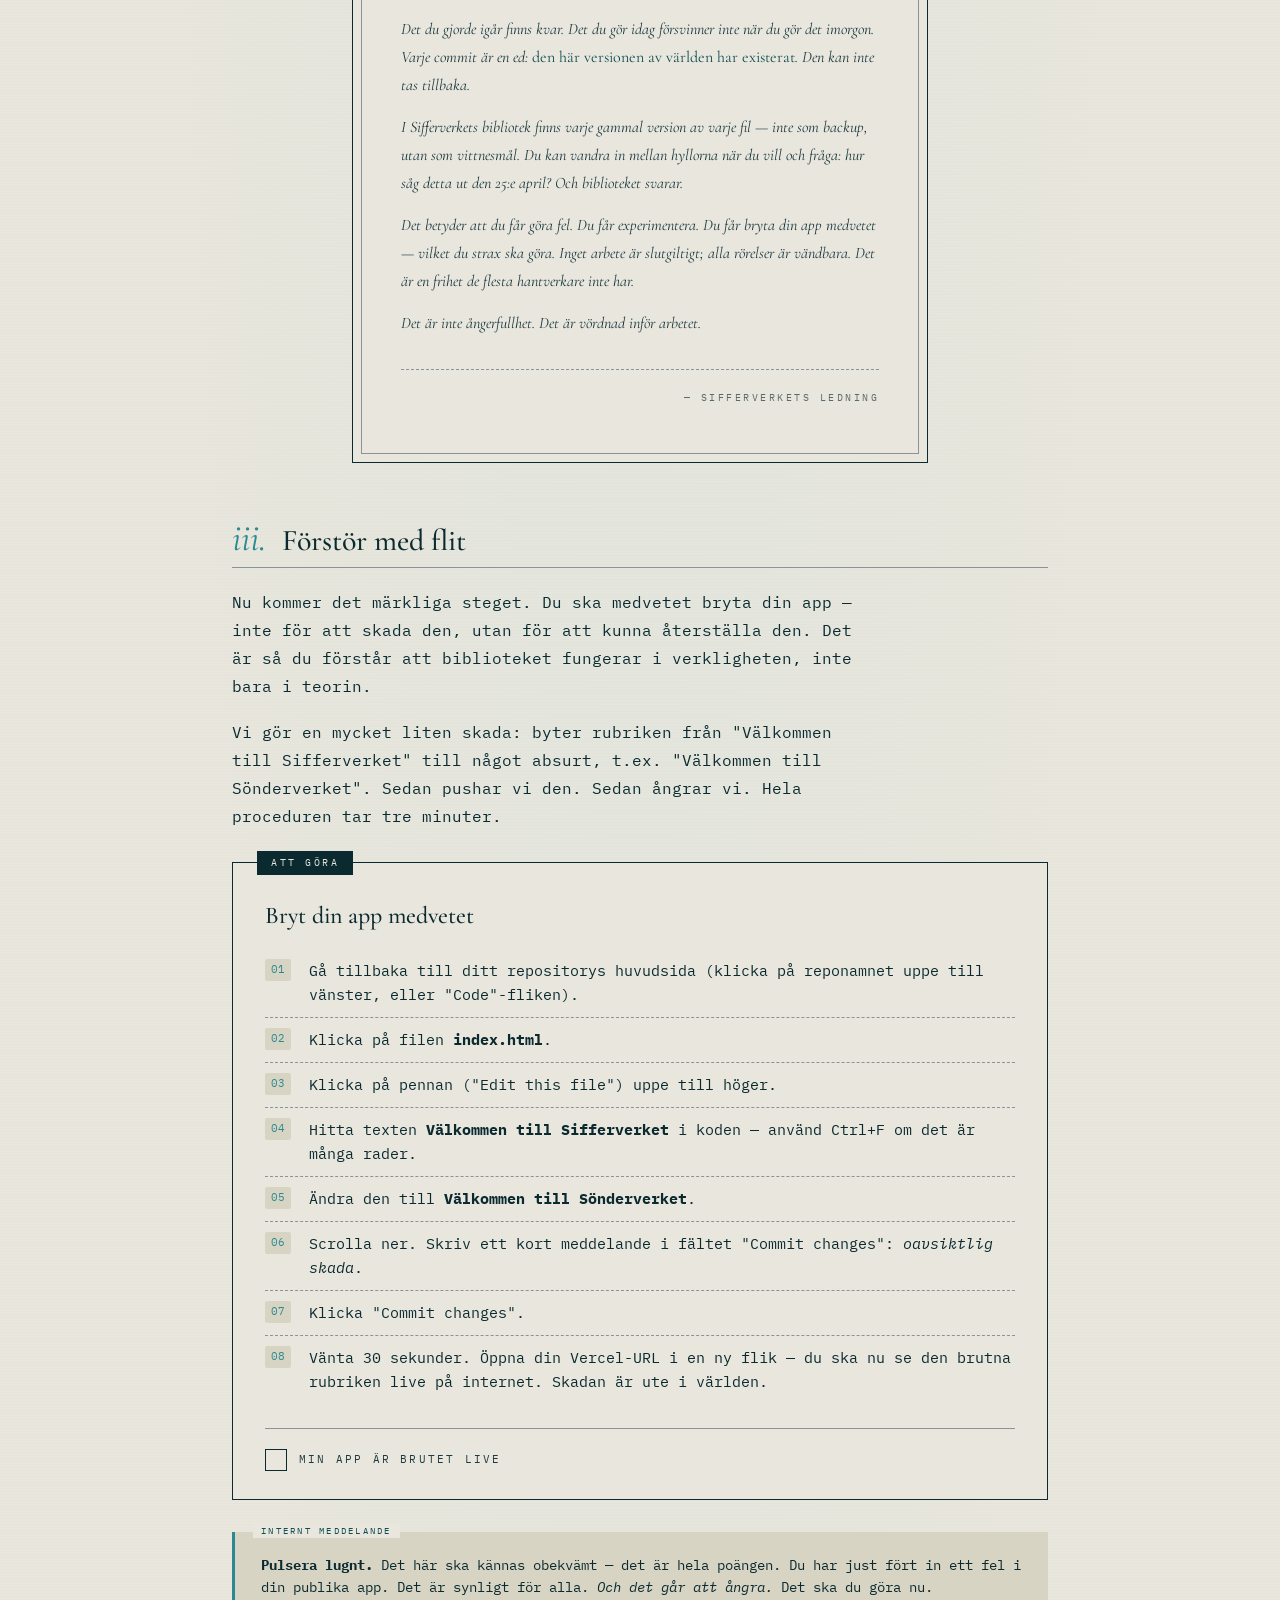
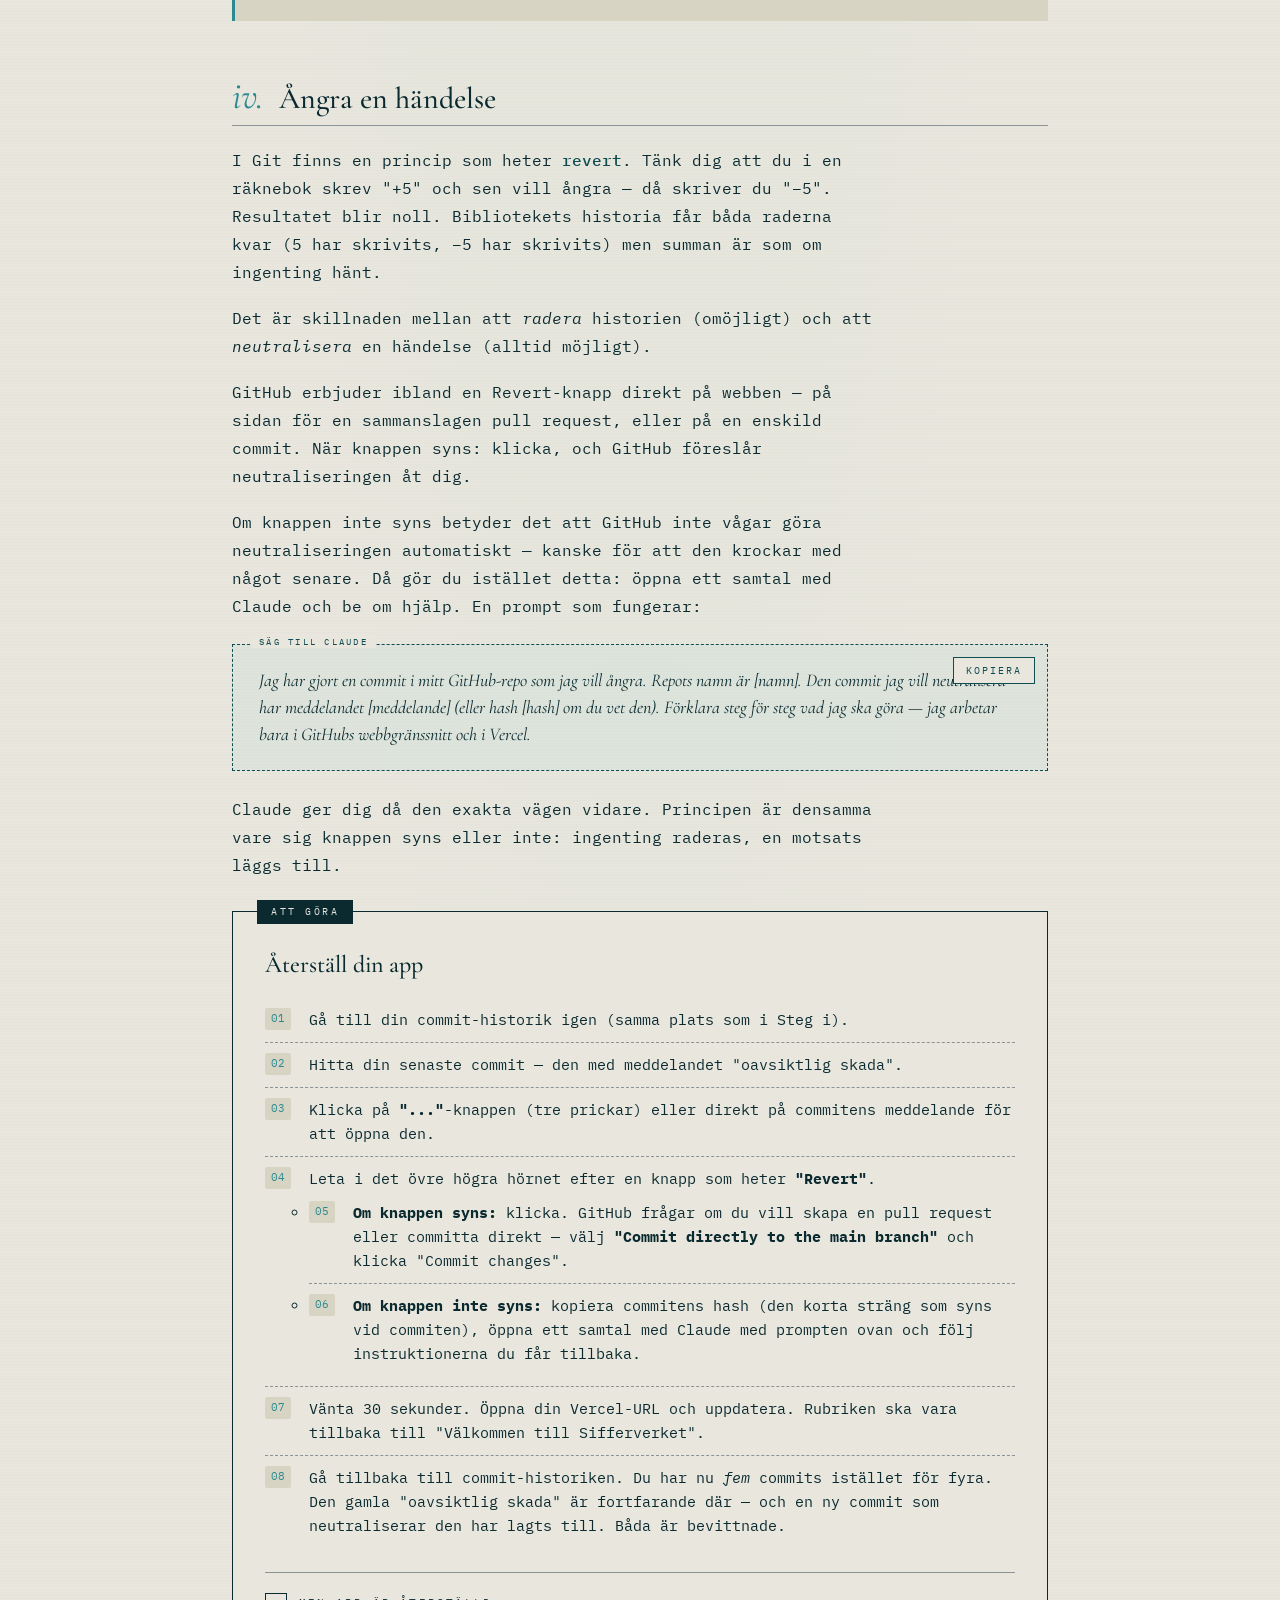
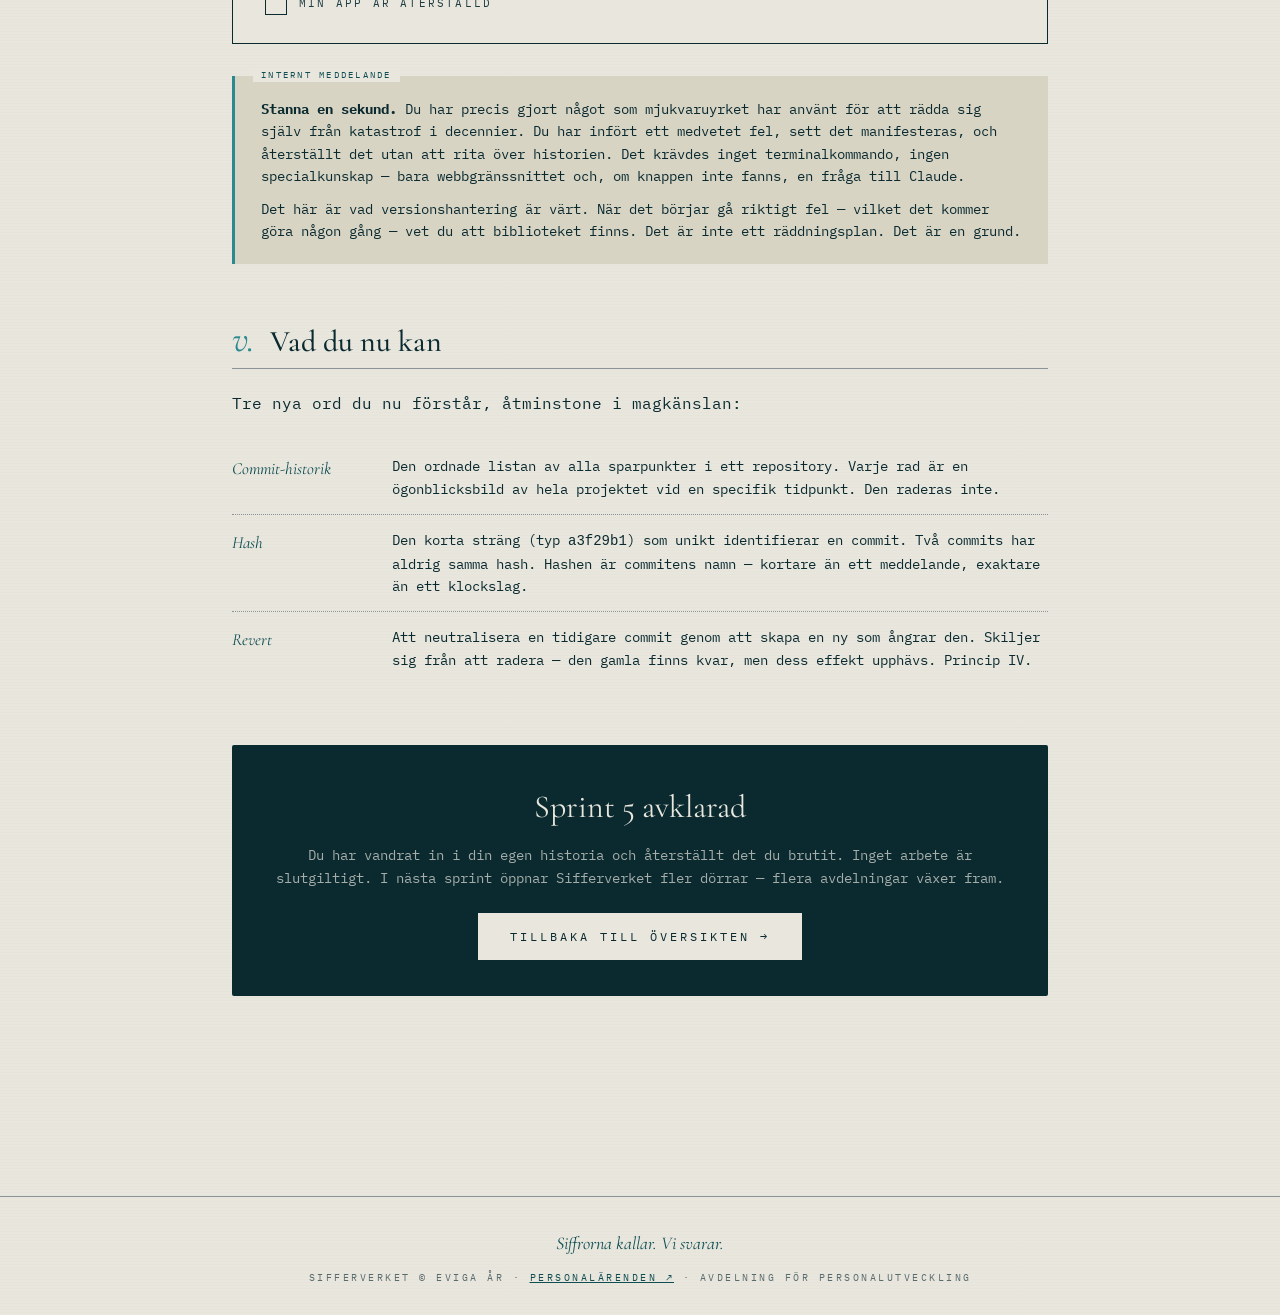
<file: sprint-5/index.html>
<!DOCTYPE html>
<html lang="sv">
<head>
<meta charset="UTF-8">
<meta name="viewport" content="width=device-width, initial-scale=1.0">
<title>Sprint 5: Biblioteket öppnar — Sifferverket</title>
<meta name="description" content="Sprint 5 av Sifferverket-utbildningen: Versionshantering — vandra i din apps historia och återställ förlorade värden.">
<link rel="preconnect" href="https://fonts.googleapis.com">
<link rel="preconnect" href="https://fonts.gstatic.com" crossorigin>
<link href="https://fonts.googleapis.com/css2?family=IBM+Plex+Mono:wght@300;400;500;600&family=Cormorant+Garamond:ital,wght@0,400;0,500;0,600;1,400&display=swap" rel="stylesheet">
<link rel="stylesheet" href="/assets/styles.css">
</head>
<body>

<!-- SIFFERVERKET INFORMERAR — direktivband + panel -->
<div class="directive-band" id="directiveBand" role="button" tabindex="0" aria-label="Öppna direktivlista">
  <span class="directive-prefix">Sifferverket Informerar</span>
  <span class="directive-divider">·</span>
  <span class="directive-current" id="directiveCurrent">Inga direktiv inkomna.</span>
  <span class="directive-unread" id="directiveUnread" hidden></span>
</div>

<aside class="directive-panel" id="directivePanel" aria-hidden="true">
  <div class="directive-panel-inner">
    <header class="directive-panel-header">
      <div class="directive-panel-label">Nyheter från Öferdirektören</div>
      <button class="directive-panel-close" id="directivePanelClose" aria-label="Stäng">✕</button>
    </header>
    <ol class="directive-list" id="directiveList"></ol>
    <footer class="directive-panel-footer">
      Sifferverket · Avdelning för Personalutveckling · Internt material
    </footer>
  </div>
</aside>
<div class="directive-backdrop" id="directiveBackdrop" hidden></div>

<header class="corp-header">
  <a href="/" class="logo">
    <div class="logo-mark">S</div>
    <div class="logo-text">
      <div class="name">Sifferverket</div>
      <div class="sub">Personal · Utbildning</div>
    </div>
  </a>
  <div class="header-meta">
    <div>Dokument <span class="doc-id">SV-EDU-001</span></div>
    <div>Sprint 5 av 7</div>
  </div>
</header>

<div class="progress-bar">
  <div class="progress-fill" id="progressFill"></div>
</div>

<nav class="sprint-nav">
  <a href="/sprint-4/">← Sprint 4</a>
  <span class="nav-center">Sprint 5 — Biblioteket öppnar</span>
  <a href="/sprint-6/">Sprint 6 →</a>
</nav>

<main class="stage">

<section class="sprint">
  <div class="sprint-marker">
    <span class="num">5</span>
    <span>Sprint Fem</span>
  </div>
  <h2 class="sprint-title">Biblioteket öppnar</h2>
  <p class="sprint-subtitle">— en lugn vandring i dina egna verk.</p>

  <div class="sprint-meta">
    <div><strong>Tid</strong> ca 25–30 min</div>
    <div><strong>Kostnad</strong> 0 kr</div>
    <div><strong>Krav</strong> Sprint 4 avklarad</div>
  </div>

  <div class="prose">
    <p class="lead">Du har redan committat din kod fyra gånger. Du visste det inte, eller åtminstone inte vad det egentligen betydde. Idag öppnar vi biblioteket — det tredje rummet vi nämnde redan i Sprint 0 — och du får för första gången se vad du faktiskt har gjort.</p>

    <p>Den här sprinten är annorlunda än de hittills. Du ska inte bygga något nytt. Du ska <em>se</em>. Och i slutet ska du göra något du tidigare hade undvikit till varje pris: medvetet förstöra din app, för att sedan återställa den. Det är så vi förstår vad biblioteket faktiskt är värt.</p>

    <p>Det här är en lugn sprint. Ta den i lugn takt.</p>
  </div>

  <!-- ============ STEG i — ÖPPNA BIBLIOTEKET ============ -->
  <div class="step-heading">
    <div class="step-num">i.</div>
    <div class="step-title">Öppna biblioteket</div>
  </div>

  <div class="prose">
    <p>Allt arbete du gjort har sparats som <em>commits</em> i ditt GitHub-repository. Varje gång du klickade "Commit changes" gjorde du en sparpunkt — en ögonblicksbild av hur hela din app såg ut just då. Idag besöker vi listan över dem.</p>
  </div>

  <div class="action">
    <span class="action-tag">Att göra</span>
    <h4>Hitta din commit-historik på GitHub</h4>
    <ol>
      <li>Gå till <strong>github.com</strong> och öppna ditt repository (det heter förmodligen <em>sifferverket-min-app</em> eller liknande från Sprint 1).</li>
      <li>Du ser en lista över dina filer. Ovanför filerna, leta efter en rad som börjar med en klockikon eller texten <strong>"X commits"</strong> — där X är ett tal (förmodligen 4 eller fler).</li>
      <li>Klicka på den raden. Du landar på din <em>commit-historik</em>.</li>
      <li>Du ser en lista över alla dina commits, med dina egna meddelanden ("Första versionen", "Sprint 3: hämta från arkivet", "Sprint 4: raffineringen", och så vidare). Den nyaste högst upp.</li>
      <li>Stanna en stund. Det här är ditt arbete, datum-stämplat och bevittnat.</li>
    </ol>
    <div class="completion">
      <label class="checkbox-wrap">
        <input type="checkbox" data-step="library-browse-history">
        <span>Jag ser min commit-historik</span>
      </label>
    </div>
  </div>

  <div class="memo">
    <p><strong>Vad du tittar på:</strong> Varje rad i listan är en sparad version av hela ditt projekt. Klockslagen, dina meddelanden, vem som gjorde dem (du). Det här är inte en backup-kopia. Det är ett arkiv av <em>förändringar</em> — varje commit beskriver vad som var olikt jämfört med den föregående.</p>
  </div>

  <!-- ============ STEG ii — VANDRA IN I EN GAMMAL VERSION ============ -->
  <div class="step-heading">
    <div class="step-num">ii.</div>
    <div class="step-title">Vandra in i en gammal version</div>
  </div>

  <div class="prose">
    <p>Nu ska du göra något som känns nästan magiskt: titta tillbaka på hur din app såg ut <em>vid en specifik tidpunkt i det förflutna</em>. Vi går till din allra första commit — den från Sprint 1, innan databasen ens fanns.</p>
  </div>

  <div class="action">
    <span class="action-tag">Att göra</span>
    <h4>Öppna din första commit</h4>
    <ol>
      <li>I commit-listan, scrolla ner till den allra första posten — den heter förmodligen "Första versionen" eller liknande.</li>
      <li>Klicka på commit-meddelandet eller på den korta hashkoden bredvid (en sträng som <code>a3f29b1</code> eller liknande).</li>
      <li>Du landar på en sida som visar exakt vad som ändrades i den commiten. För din första är allt nytt — det fanns ingenting innan.</li>
      <li>Leta upp filen <strong>index.html</strong> i listan och klicka på <strong>"View file"</strong> (eller liknande knapp som visar filen "as it was at this commit").</li>
      <li>Du ser nu din ursprungliga index.html — den simpla sidan med bara ditt namn, från Sprint 1.</li>
      <li>Stanna här en stund. Den här filen var allt du hade. Inga siffror. Ingen databas. Bara en hälsning.</li>
    </ol>
    <div class="completion">
      <label class="checkbox-wrap">
        <input type="checkbox" data-step="library-view-old-commit">
        <span>Jag har sett min första version</span>
      </label>
    </div>
  </div>

  <div class="memo">
    <p><strong>Tänk på:</strong> Den här gamla versionen finns kvar för alltid. Du kan inte radera den även om du försöker. Det är poängen med biblioteket. Allt har bevarats sedan dagen du började.</p>
  </div>

  <!-- ============ PRINCIP IV — INFORMATION FRÅN LEDNINGEN ============ -->
  <aside class="principle">
    <div class="preamble">
      Sifferverket är måna om sitt minne. Idag möter du det rum där tiden inte går — utan staplas. Det är fjärde och sista principen.
    </div>

    <div class="numeral">IV.</div>

    <p class="canon">Inget är förlorat. Allt har skett.</p>

    <div class="gloss">
      <p>Det du gjorde igår finns kvar. Det du gör idag försvinner inte när du gör det imorgon. Varje commit är en ed: <em>den här versionen av världen har existerat</em>. Den kan inte tas tillbaka.</p>
      <p>I Sifferverkets bibliotek finns varje gammal version av varje fil — inte som backup, utan som vittnesmål. Du kan vandra in mellan hyllorna när du vill och fråga: hur såg detta ut den 25:e april? Och biblioteket svarar.</p>
      <p>Det betyder att du får göra fel. Du får experimentera. Du får bryta din app medvetet — vilket du strax ska göra. Inget arbete är slutgiltigt; alla rörelser är vändbara. Det är en frihet de flesta hantverkare inte har.</p>
      <p>Det är inte ångerfullhet. Det är vördnad inför arbetet.</p>
    </div>

    <div class="closing">— Sifferverkets Ledning</div>
  </aside>

  <!-- ============ STEG iii — FÖRSTÖR MED FLIT ============ -->
  <div class="step-heading">
    <div class="step-num">iii.</div>
    <div class="step-title">Förstör med flit</div>
  </div>

  <div class="prose">
    <p>Nu kommer det märkliga steget. Du ska medvetet bryta din app — inte för att skada den, utan för att kunna återställa den. Det är så du förstår att biblioteket fungerar i verkligheten, inte bara i teorin.</p>
    <p>Vi gör en mycket liten skada: byter rubriken från "Välkommen till Sifferverket" till något absurt, t.ex. "Välkommen till Sönderverket". Sedan pushar vi den. Sedan ångrar vi. Hela proceduren tar tre minuter.</p>
  </div>

  <div class="action">
    <span class="action-tag">Att göra</span>
    <h4>Bryt din app medvetet</h4>
    <ol>
      <li>Gå tillbaka till ditt repositorys huvudsida (klicka på reponamnet uppe till vänster, eller "Code"-fliken).</li>
      <li>Klicka på filen <strong>index.html</strong>.</li>
      <li>Klicka på pennan ("Edit this file") uppe till höger.</li>
      <li>Hitta texten <strong>Välkommen till Sifferverket</strong> i koden — använd Ctrl+F om det är många rader.</li>
      <li>Ändra den till <strong>Välkommen till Sönderverket</strong>.</li>
      <li>Scrolla ner. Skriv ett kort meddelande i fältet "Commit changes": <em>oavsiktlig skada</em>.</li>
      <li>Klicka "Commit changes".</li>
      <li>Vänta 30 sekunder. Öppna din Vercel-URL i en ny flik — du ska nu se den brutna rubriken live på internet. Skadan är ute i världen.</li>
    </ol>
    <div class="completion">
      <label class="checkbox-wrap">
        <input type="checkbox" data-step="library-break-something">
        <span>Min app är brutet live</span>
      </label>
    </div>
  </div>

  <div class="memo">
    <p><strong>Pulsera lugnt.</strong> Det här ska kännas obekvämt — det är hela poängen. Du har just fört in ett fel i din publika app. Det är synligt för alla. <em>Och det går att ångra.</em> Det ska du göra nu.</p>
  </div>

  <!-- ============ STEG iv — ÅNGRA EN HÄNDELSE ============ -->
  <div class="step-heading">
    <div class="step-num">iv.</div>
    <div class="step-title">Ångra en händelse</div>
  </div>

  <div class="prose">
    <p>I Git finns en princip som heter <strong>revert</strong>. Tänk dig att du i en räknebok skrev "+5" och sen vill ångra — då skriver du "−5". Resultatet blir noll. Bibliotekets historia får båda raderna kvar (5 har skrivits, −5 har skrivits) men summan är som om ingenting hänt.</p>
    <p>Det är skillnaden mellan att <em>radera</em> historien (omöjligt) och att <em>neutralisera</em> en händelse (alltid möjligt).</p>
    <p>GitHub erbjuder ibland en Revert-knapp direkt på webben — på sidan för en sammanslagen pull request, eller på en enskild commit. När knappen syns: klicka, och GitHub föreslår neutraliseringen åt dig.</p>
    <p>Om knappen inte syns betyder det att GitHub inte vågar göra neutraliseringen automatiskt — kanske för att den krockar med något senare. Då gör du istället detta: öppna ett samtal med Claude och be om hjälp. En prompt som fungerar:</p>
  </div>

  <div class="claude-prompt">
    Jag har gjort en commit i mitt GitHub-repo som jag vill ångra. Repots namn är [namn]. Den commit jag vill neutralisera har meddelandet [meddelande] (eller hash [hash] om du vet den). Förklara steg för steg vad jag ska göra — jag arbetar bara i GitHubs webbgränssnitt och i Vercel.
  </div>

  <div class="prose">
    <p>Claude ger dig då den exakta vägen vidare. Principen är densamma vare sig knappen syns eller inte: ingenting raderas, en motsats läggs till.</p>
  </div>

  <div class="action">
    <span class="action-tag">Att göra</span>
    <h4>Återställ din app</h4>
    <ol>
      <li>Gå till din commit-historik igen (samma plats som i Steg i).</li>
      <li>Hitta din senaste commit — den med meddelandet "oavsiktlig skada".</li>
      <li>Klicka på <strong>"..."</strong>-knappen (tre prickar) eller direkt på commitens meddelande för att öppna den.</li>
      <li>Leta i det övre högra hörnet efter en knapp som heter <strong>"Revert"</strong>.
        <ul>
          <li><strong>Om knappen syns:</strong> klicka. GitHub frågar om du vill skapa en pull request eller committa direkt — välj <strong>"Commit directly to the main branch"</strong> och klicka "Commit changes".</li>
          <li><strong>Om knappen inte syns:</strong> kopiera commitens hash (den korta sträng som syns vid commiten), öppna ett samtal med Claude med prompten ovan och följ instruktionerna du får tillbaka.</li>
        </ul>
      </li>
      <li>Vänta 30 sekunder. Öppna din Vercel-URL och uppdatera. Rubriken ska vara tillbaka till "Välkommen till Sifferverket".</li>
      <li>Gå tillbaka till commit-historiken. Du har nu <em>fem</em> commits istället för fyra. Den gamla "oavsiktlig skada" är fortfarande där — och en ny commit som neutraliserar den har lagts till. Båda är bevittnade.</li>
    </ol>
    <div class="completion">
      <label class="checkbox-wrap">
        <input type="checkbox" data-step="library-revert">
        <span>Min app är återställd</span>
      </label>
    </div>
  </div>

  <div class="memo">
    <p><strong>Stanna en sekund.</strong> Du har precis gjort något som mjukvaruyrket har använt för att rädda sig själv från katastrof i decennier. Du har infört ett medvetet fel, sett det manifesteras, och återställt det utan att rita över historien. Det krävdes inget terminalkommando, ingen specialkunskap — bara webbgränssnittet och, om knappen inte fanns, en fråga till Claude.</p>
    <p>Det här är vad versionshantering är värt. När det börjar gå riktigt fel — vilket det kommer göra någon gång — vet du att biblioteket finns. Det är inte ett räddningsplan. Det är en grund.</p>
  </div>

  <!-- ============ ORDLISTA ============ -->
  <div class="step-heading">
    <div class="step-num">v.</div>
    <div class="step-title">Vad du nu kan</div>
  </div>

  <div class="prose">
    <p>Tre nya ord du nu förstår, åtminstone i magkänslan:</p>
  </div>

  <dl style="margin-top: 24px;">
    <div class="definition">
      <dt>Commit-historik</dt>
      <dd>Den ordnade listan av alla sparpunkter i ett repository. Varje rad är en ögonblicksbild av hela projektet vid en specifik tidpunkt. Den raderas inte.</dd>
    </div>
    <div class="definition">
      <dt>Hash</dt>
      <dd>Den korta sträng (typ <code>a3f29b1</code>) som unikt identifierar en commit. Två commits har aldrig samma hash. Hashen är commitens namn — kortare än ett meddelande, exaktare än ett klockslag.</dd>
    </div>
    <div class="definition">
      <dt>Revert</dt>
      <dd>Att neutralisera en tidigare commit genom att skapa en ny som ångrar den. Skiljer sig från att radera — den gamla finns kvar, men dess effekt upphävs. Princip IV.</dd>
    </div>
  </dl>

  <div class="decision">
    <h3>Sprint 5 avklarad</h3>
    <p>Du har vandrat in i din egen historia och återställt det du brutit. Inget arbete är slutgiltigt. I nästa sprint öppnar Sifferverket fler dörrar — flera avdelningar växer fram.</p>
    <a href="/">Tillbaka till översikten →</a>
  </div>
</section>

</main>

<footer class="footer">
  <div class="motto">Siffrorna kallar. Vi svarar.</div>
  <div>Sifferverket © Eviga år · <a href="/personalarenden/">Personalärenden ↗</a> · Avdelning för Personalutveckling</div>
</footer>

<script src="/assets/scripts.js"></script>
</body>
</html>
</file>
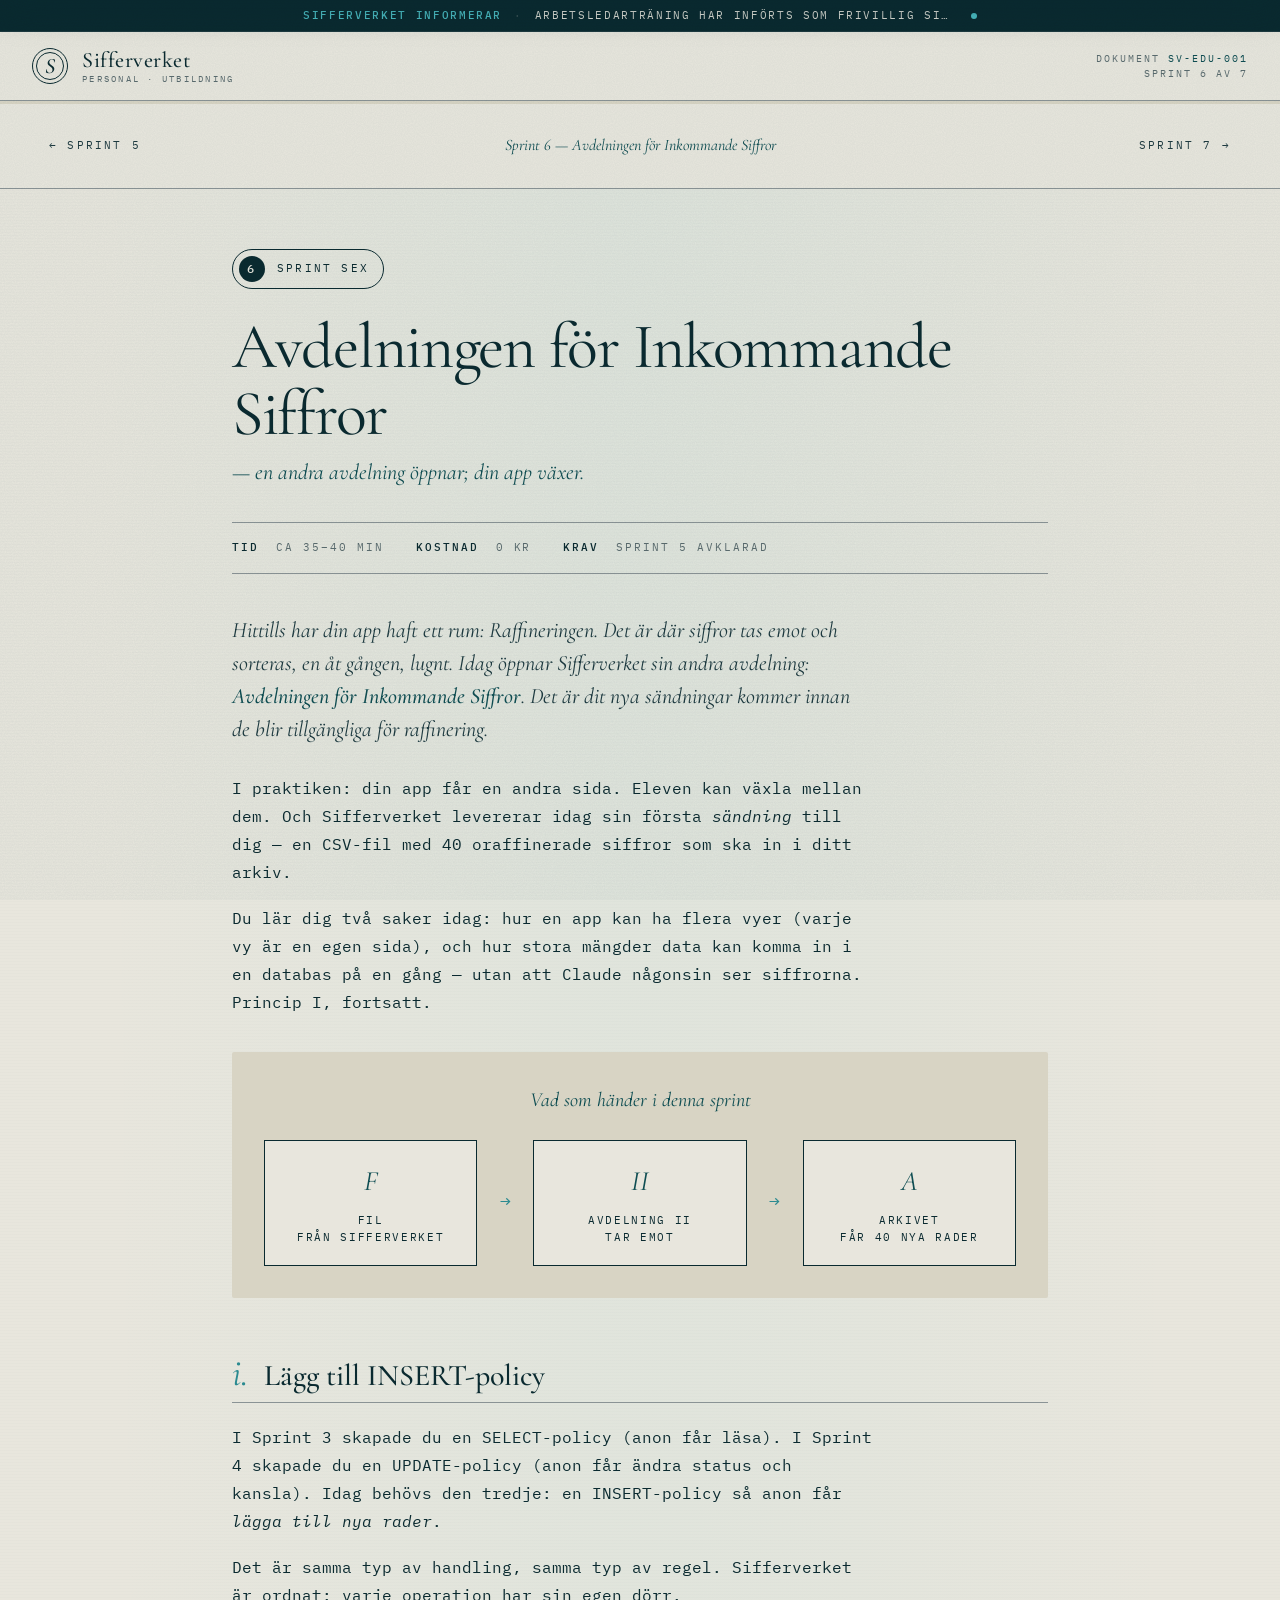
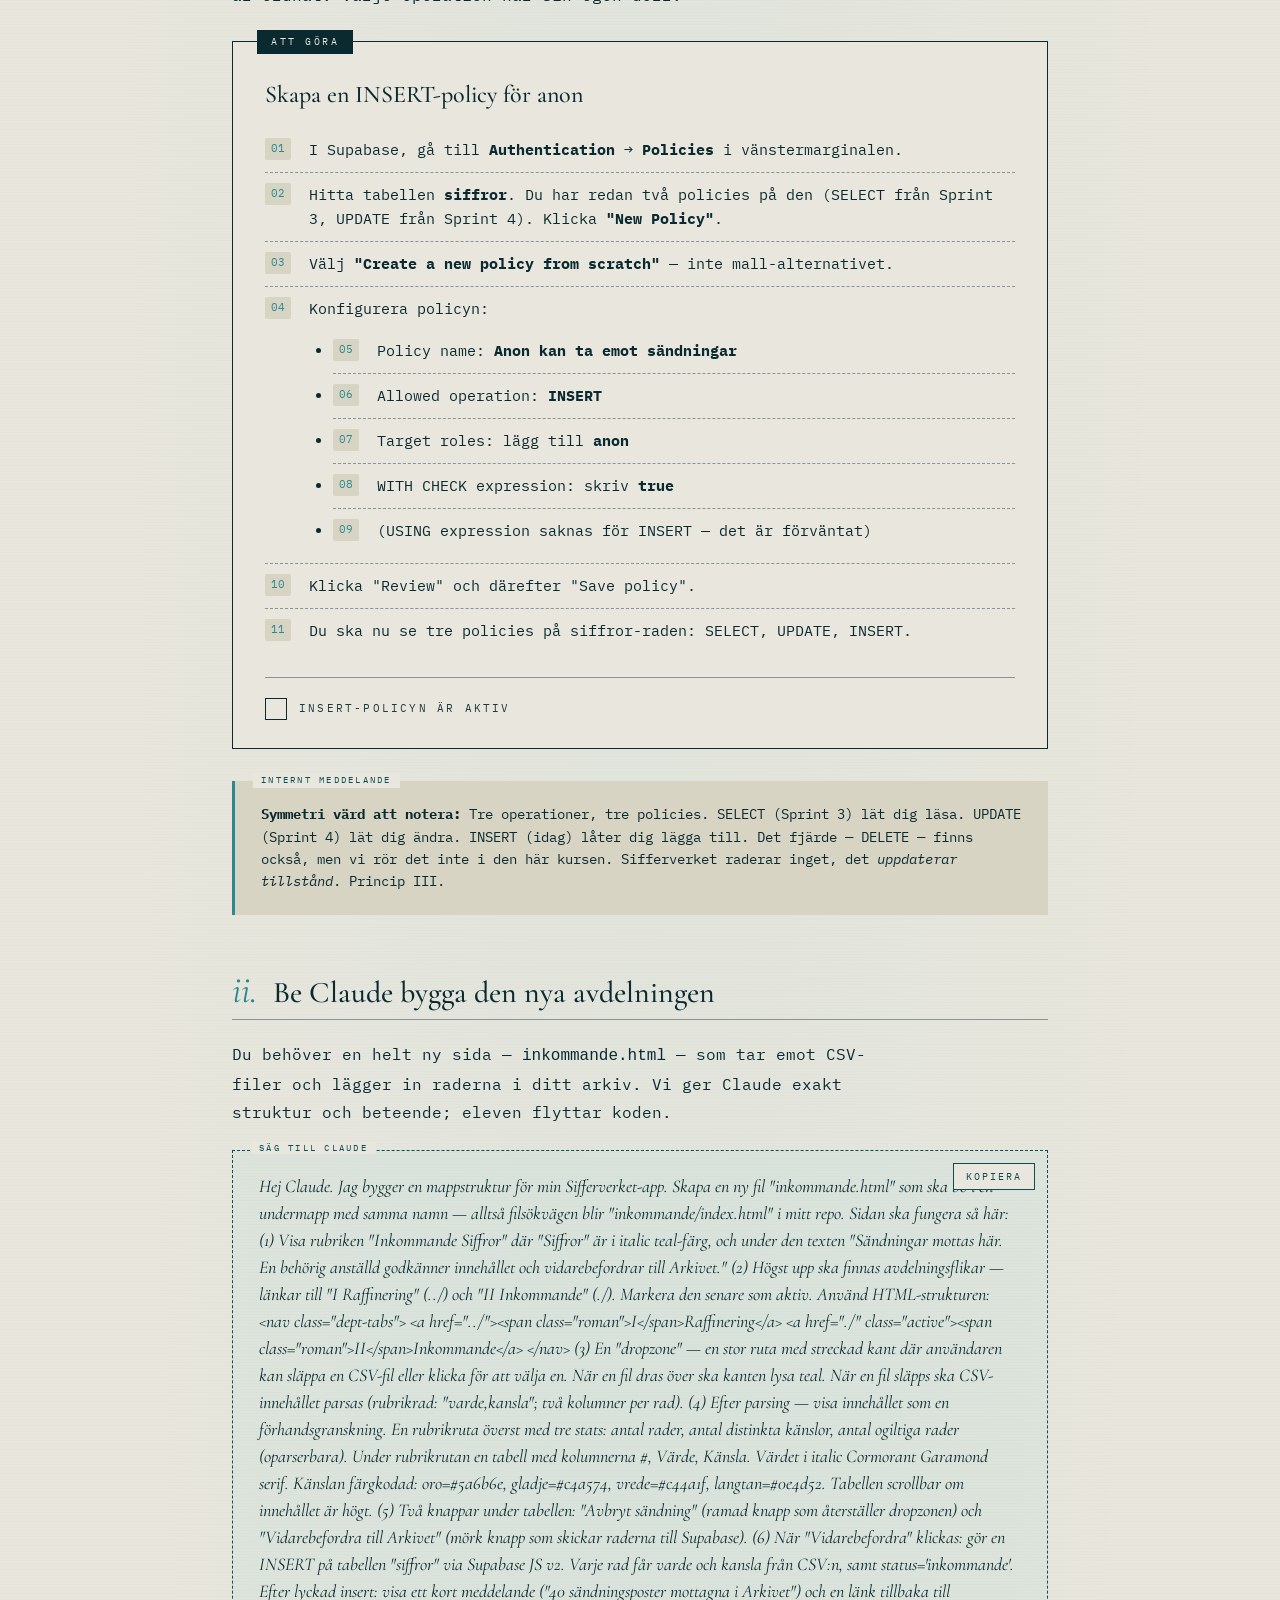
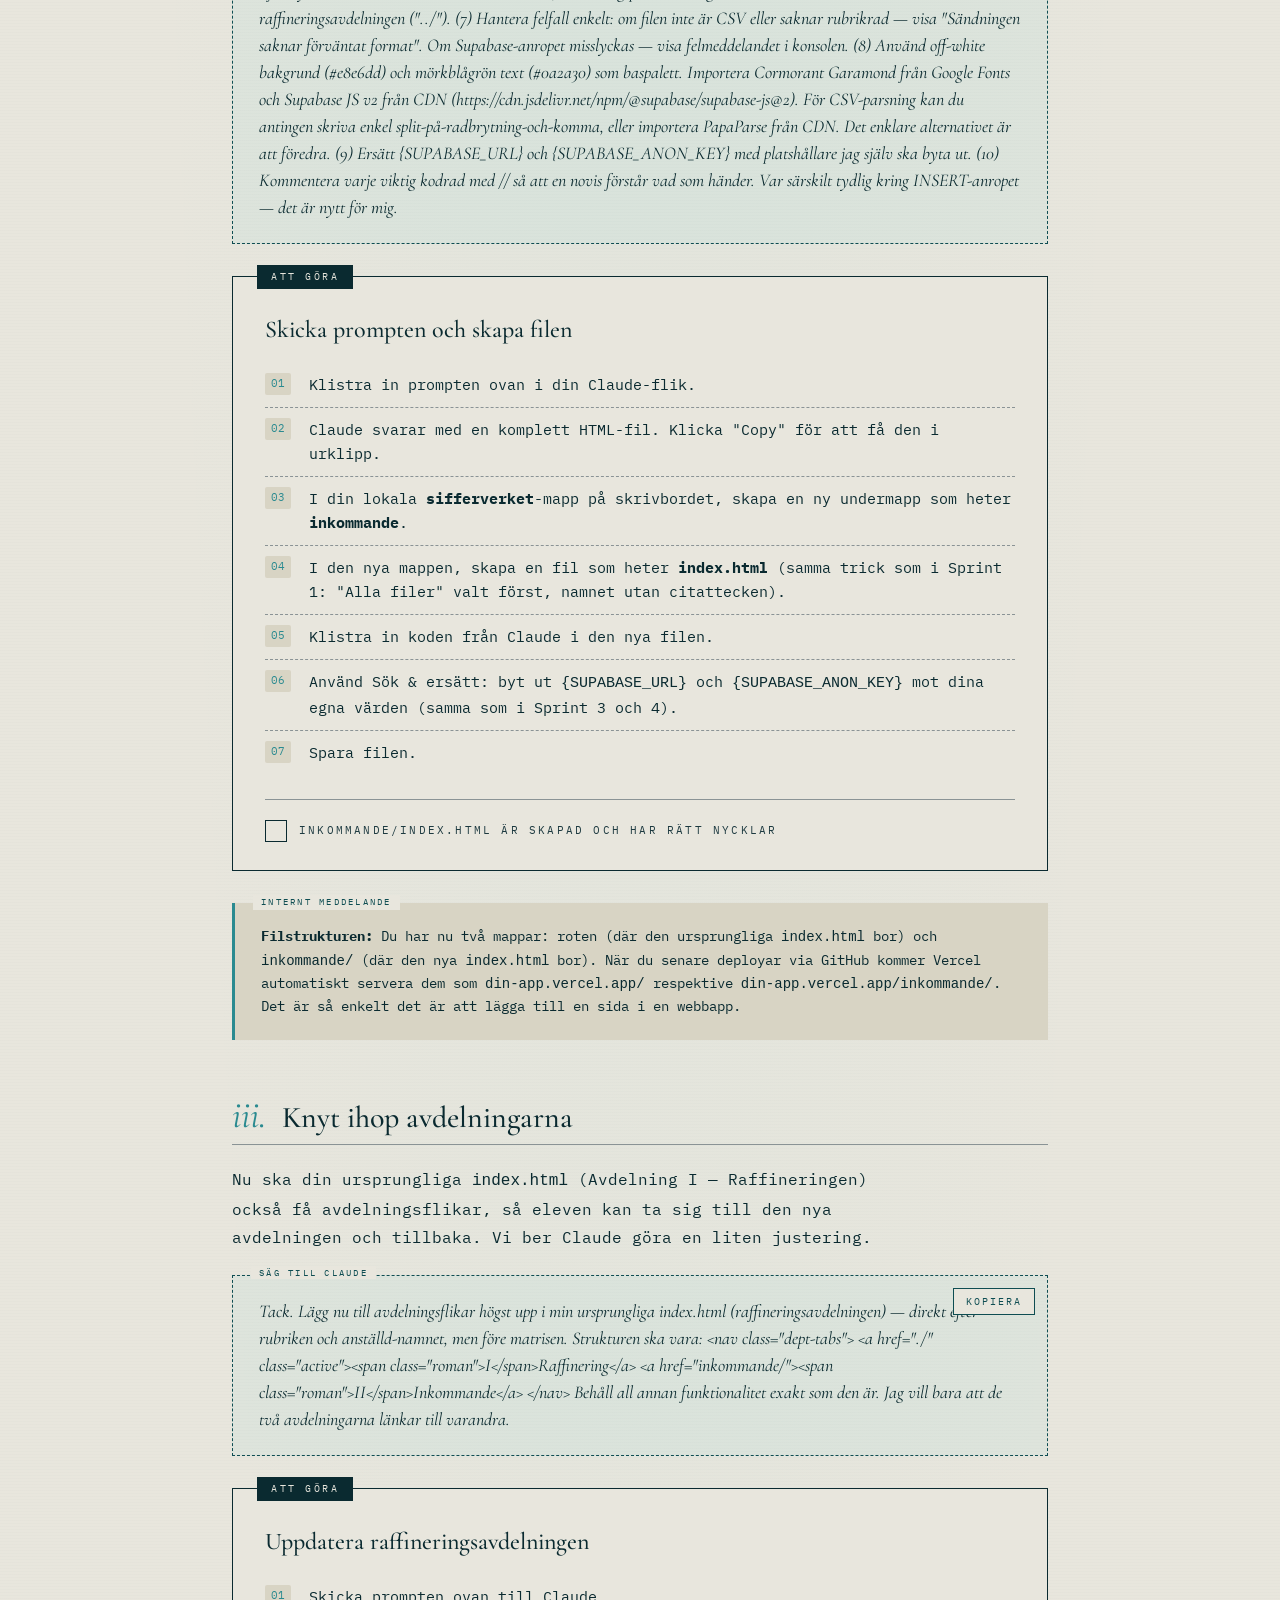
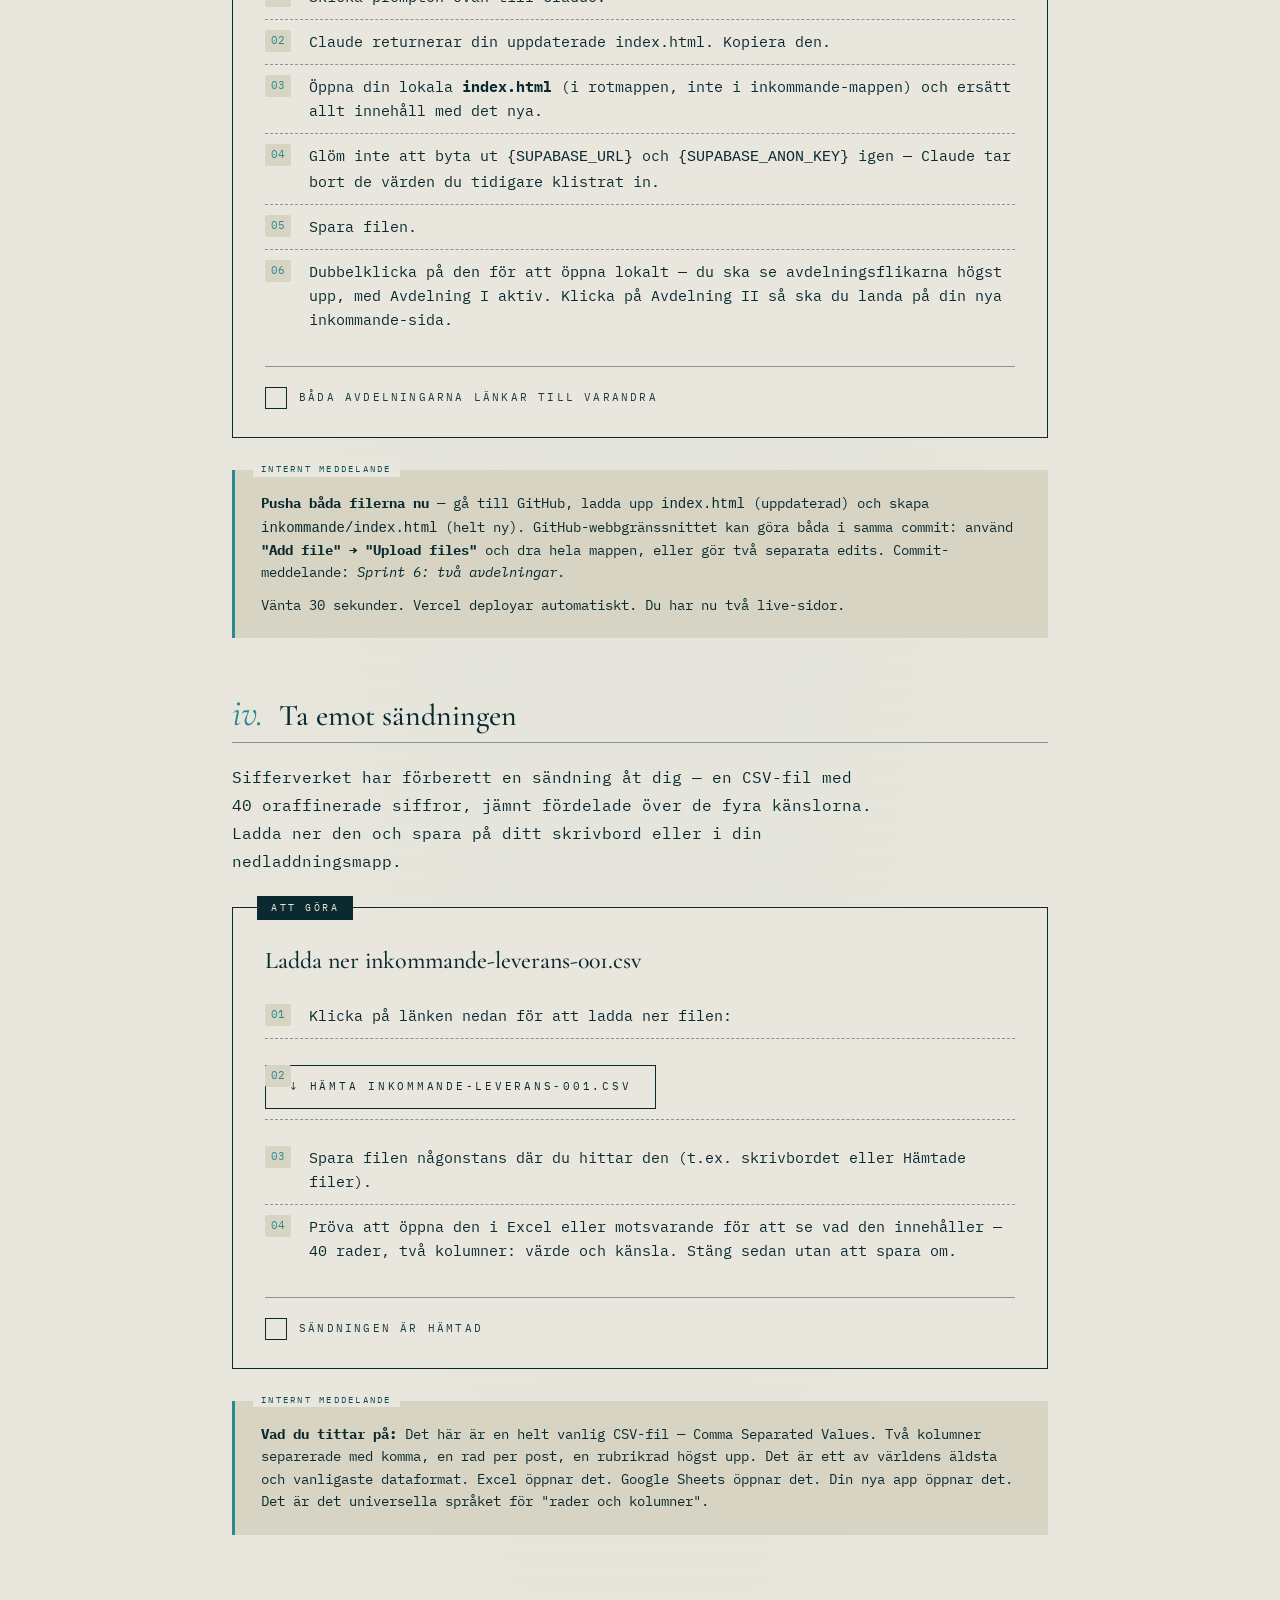
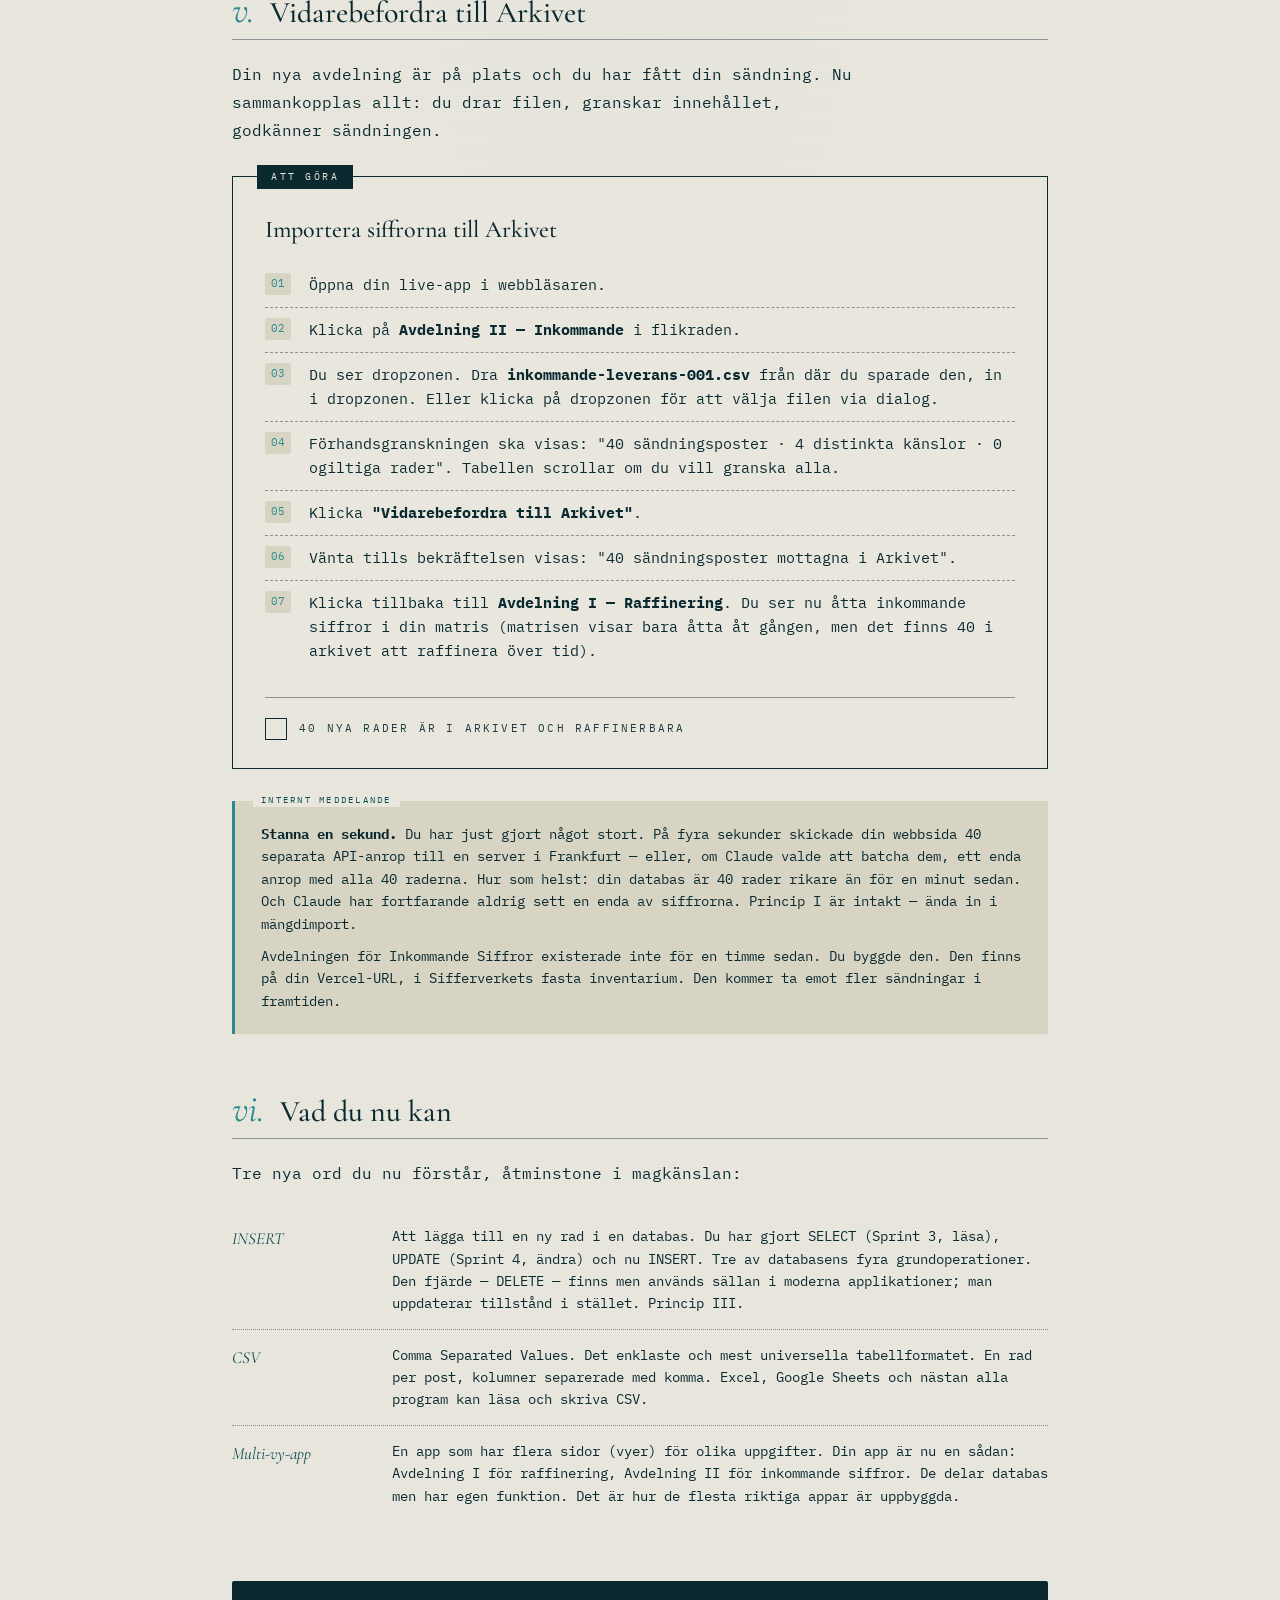
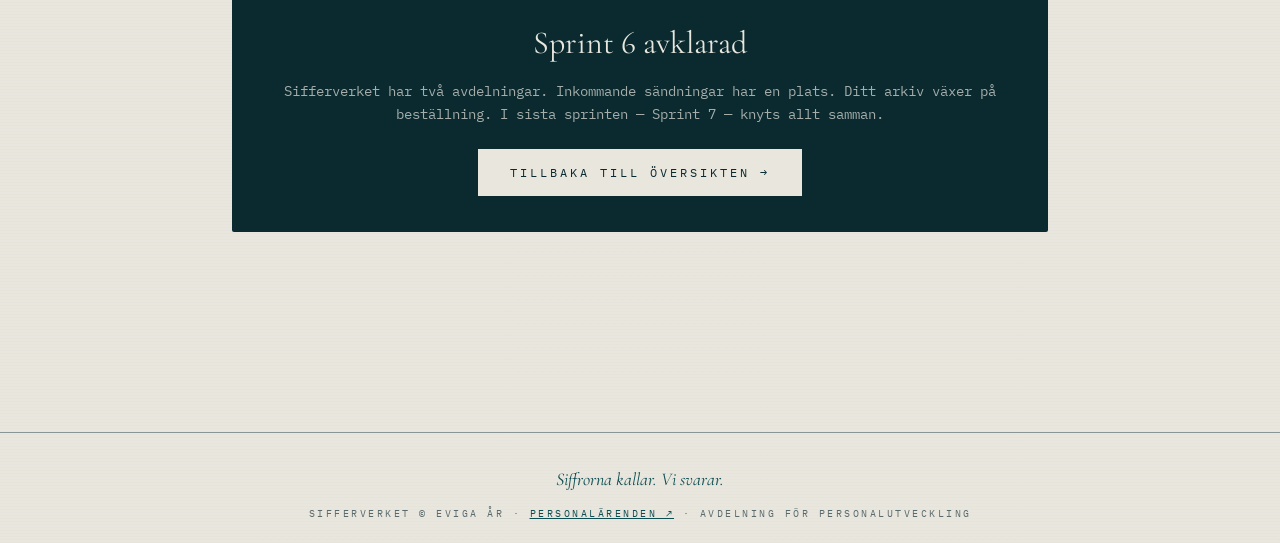
<file: sprint-6/index.html>
<!DOCTYPE html>
<html lang="sv">
<head>
<meta charset="UTF-8">
<meta name="viewport" content="width=device-width, initial-scale=1.0">
<title>Sprint 6: Avdelningen för Inkommande Siffror — Sifferverket</title>
<meta name="description" content="Sprint 6 av Sifferverket-utbildningen: Öppna en andra avdelning i din app och importera CSV-filer.">
<link rel="preconnect" href="https://fonts.googleapis.com">
<link rel="preconnect" href="https://fonts.gstatic.com" crossorigin>
<link href="https://fonts.googleapis.com/css2?family=IBM+Plex+Mono:wght@300;400;500;600&family=Cormorant+Garamond:ital,wght@0,400;0,500;0,600;1,400&display=swap" rel="stylesheet">
<link rel="stylesheet" href="/assets/styles.css">
</head>
<body>

<!-- SIFFERVERKET INFORMERAR — direktivband + panel -->
<div class="directive-band" id="directiveBand" role="button" tabindex="0" aria-label="Öppna direktivlista">
  <span class="directive-prefix">Sifferverket Informerar</span>
  <span class="directive-divider">·</span>
  <span class="directive-current" id="directiveCurrent">Inga direktiv inkomna.</span>
  <span class="directive-unread" id="directiveUnread" hidden></span>
</div>

<aside class="directive-panel" id="directivePanel" aria-hidden="true">
  <div class="directive-panel-inner">
    <header class="directive-panel-header">
      <div class="directive-panel-label">Nyheter från Öferdirektören</div>
      <button class="directive-panel-close" id="directivePanelClose" aria-label="Stäng">✕</button>
    </header>
    <ol class="directive-list" id="directiveList"></ol>
    <footer class="directive-panel-footer">
      Sifferverket · Avdelning för Personalutveckling · Internt material
    </footer>
  </div>
</aside>
<div class="directive-backdrop" id="directiveBackdrop" hidden></div>

<header class="corp-header">
  <a href="/" class="logo">
    <div class="logo-mark">S</div>
    <div class="logo-text">
      <div class="name">Sifferverket</div>
      <div class="sub">Personal · Utbildning</div>
    </div>
  </a>
  <div class="header-meta">
    <div>Dokument <span class="doc-id">SV-EDU-001</span></div>
    <div>Sprint 6 av 7</div>
  </div>
</header>

<div class="progress-bar">
  <div class="progress-fill" id="progressFill"></div>
</div>

<nav class="sprint-nav">
  <a href="/sprint-5/">← Sprint 5</a>
  <span class="nav-center">Sprint 6 — Avdelningen för Inkommande Siffror</span>
  <a href="/sprint-7/">Sprint 7 →</a>
</nav>

<main class="stage">

<section class="sprint">
  <div class="sprint-marker">
    <span class="num">6</span>
    <span>Sprint Sex</span>
  </div>
  <h2 class="sprint-title">Avdelningen för Inkommande Siffror</h2>
  <p class="sprint-subtitle">— en andra avdelning öppnar; din app växer.</p>

  <div class="sprint-meta">
    <div><strong>Tid</strong> ca 35–40 min</div>
    <div><strong>Kostnad</strong> 0 kr</div>
    <div><strong>Krav</strong> Sprint 5 avklarad</div>
  </div>

  <div class="prose">
    <p class="lead">Hittills har din app haft ett rum: Raffineringen. Det är där siffror tas emot och sorteras, en åt gången, lugnt. Idag öppnar Sifferverket sin <em>andra avdelning</em>: <strong>Avdelningen för Inkommande Siffror</strong>. Det är dit nya sändningar kommer innan de blir tillgängliga för raffinering.</p>

    <p>I praktiken: din app får en andra sida. Eleven kan växla mellan dem. Och Sifferverket levererar idag sin första <em>sändning</em> till dig — en CSV-fil med 40 oraffinerade siffror som ska in i ditt arkiv.</p>

    <p>Du lär dig två saker idag: hur en app kan ha flera vyer (varje vy är en egen sida), och hur stora mängder data kan komma in i en databas på en gång — utan att Claude någonsin ser siffrorna. Princip I, fortsatt.</p>
  </div>

  <div class="diagram">
    <div class="diagram-title">Vad som händer i denna sprint</div>
    <div class="diagram-row">
      <div class="diagram-box">
        <span class="icon">F</span>
        Fil<br>från Sifferverket
      </div>
      <div class="diagram-arrow">→</div>
      <div class="diagram-box">
        <span class="icon">II</span>
        Avdelning II<br>tar emot
      </div>
      <div class="diagram-arrow">→</div>
      <div class="diagram-box">
        <span class="icon">A</span>
        Arkivet<br>får 40 nya rader
      </div>
    </div>
  </div>

  <!-- ============ STEG i — INSERT-POLICY ============ -->
  <div class="step-heading">
    <div class="step-num">i.</div>
    <div class="step-title">Lägg till INSERT-policy</div>
  </div>

  <div class="prose">
    <p>I Sprint 3 skapade du en SELECT-policy (anon får läsa). I Sprint 4 skapade du en UPDATE-policy (anon får ändra status och kansla). Idag behövs den tredje: en INSERT-policy så anon får <em>lägga till nya rader</em>.</p>
    <p>Det är samma typ av handling, samma typ av regel. Sifferverket är ordnat: varje operation har sin egen dörr.</p>
  </div>

  <div class="action">
    <span class="action-tag">Att göra</span>
    <h4>Skapa en INSERT-policy för anon</h4>
    <ol>
      <li>I Supabase, gå till <strong>Authentication</strong> → <strong>Policies</strong> i vänstermarginalen.</li>
      <li>Hitta tabellen <strong>siffror</strong>. Du har redan två policies på den (SELECT från Sprint 3, UPDATE från Sprint 4). Klicka <strong>"New Policy"</strong>.</li>
      <li>Välj <strong>"Create a new policy from scratch"</strong> — inte mall-alternativet.</li>
      <li>Konfigurera policyn:
        <ul style="list-style: disc; padding-left: 24px; margin-top: 8px;">
          <li>Policy name: <strong>Anon kan ta emot sändningar</strong></li>
          <li>Allowed operation: <strong>INSERT</strong></li>
          <li>Target roles: lägg till <strong>anon</strong></li>
          <li>WITH CHECK expression: skriv <strong>true</strong></li>
          <li>(USING expression saknas för INSERT — det är förväntat)</li>
        </ul>
      </li>
      <li>Klicka "Review" och därefter "Save policy".</li>
      <li>Du ska nu se tre policies på siffror-raden: SELECT, UPDATE, INSERT.</li>
    </ol>
    <div class="completion">
      <label class="checkbox-wrap">
        <input type="checkbox" data-step="intake-create-policy">
        <span>INSERT-policyn är aktiv</span>
      </label>
    </div>
  </div>

  <div class="memo">
    <p><strong>Symmetri värd att notera:</strong> Tre operationer, tre policies. SELECT (Sprint 3) lät dig läsa. UPDATE (Sprint 4) lät dig ändra. INSERT (idag) låter dig lägga till. Det fjärde — DELETE — finns också, men vi rör det inte i den här kursen. Sifferverket raderar inget, det <em>uppdaterar tillstånd</em>. Princip III.</p>
  </div>

  <!-- ============ STEG ii — BE CLAUDE BYGGA NY AVDELNING ============ -->
  <div class="step-heading">
    <div class="step-num">ii.</div>
    <div class="step-title">Be Claude bygga den nya avdelningen</div>
  </div>

  <div class="prose">
    <p>Du behöver en helt ny sida — <code>inkommande.html</code> — som tar emot CSV-filer och lägger in raderna i ditt arkiv. Vi ger Claude exakt struktur och beteende; eleven flyttar koden.</p>
  </div>

  <div class="claude-prompt">
    Hej Claude. Jag bygger en mappstruktur för min Sifferverket-app. Skapa en ny fil "inkommande.html" som ska bo i en undermapp med samma namn — alltså filsökvägen blir "inkommande/index.html" i mitt repo. Sidan ska fungera så här:

    (1) Visa rubriken "Inkommande Siffror" där "Siffror" är i italic teal-färg, och under den texten "Sändningar mottas här. En behörig anställd godkänner innehållet och vidarebefordrar till Arkivet."

    (2) Högst upp ska finnas avdelningsflikar — länkar till "I Raffinering" (../) och "II Inkommande" (./). Markera den senare som aktiv. Använd HTML-strukturen:
      &lt;nav class="dept-tabs"&gt;
        &lt;a href="../"&gt;&lt;span class="roman"&gt;I&lt;/span&gt;Raffinering&lt;/a&gt;
        &lt;a href="./" class="active"&gt;&lt;span class="roman"&gt;II&lt;/span&gt;Inkommande&lt;/a&gt;
      &lt;/nav&gt;

    (3) En "dropzone" — en stor ruta med streckad kant där användaren kan släppa en CSV-fil eller klicka för att välja en. När en fil dras över ska kanten lysa teal. När en fil släpps ska CSV-innehållet parsas (rubrikrad: "varde,kansla"; två kolumner per rad).

    (4) Efter parsing — visa innehållet som en förhandsgranskning. En rubrikruta överst med tre stats: antal rader, antal distinkta känslor, antal ogiltiga rader (oparserbara). Under rubrikrutan en tabell med kolumnerna #, Värde, Känsla. Värdet i italic Cormorant Garamond serif. Känslan färgkodad: oro=#5a6b6e, gladje=#c4a574, vrede=#c44a1f, langtan=#0e4d52. Tabellen scrollbar om innehållet är högt.

    (5) Två knappar under tabellen: "Avbryt sändning" (ramad knapp som återställer dropzonen) och "Vidarebefordra till Arkivet" (mörk knapp som skickar raderna till Supabase).

    (6) När "Vidarebefordra" klickas: gör en INSERT på tabellen "siffror" via Supabase JS v2. Varje rad får varde och kansla från CSV:n, samt status='inkommande'. Efter lyckad insert: visa ett kort meddelande ("40 sändningsposter mottagna i Arkivet") och en länk tillbaka till raffineringsavdelningen ("../").

    (7) Hantera felfall enkelt: om filen inte är CSV eller saknar rubrikrad — visa "Sändningen saknar förväntat format". Om Supabase-anropet misslyckas — visa felmeddelandet i konsolen.

    (8) Använd off-white bakgrund (#e8e6dd) och mörkblågrön text (#0a2a30) som baspalett. Importera Cormorant Garamond från Google Fonts och Supabase JS v2 från CDN (https://cdn.jsdelivr.net/npm/@supabase/supabase-js@2). För CSV-parsning kan du antingen skriva enkel split-på-radbrytning-och-komma, eller importera PapaParse från CDN. Det enklare alternativet är att föredra.

    (9) Ersätt {SUPABASE_URL} och {SUPABASE_ANON_KEY} med platshållare jag själv ska byta ut.

    (10) Kommentera varje viktig kodrad med // så att en novis förstår vad som händer. Var särskilt tydlig kring INSERT-anropet — det är nytt för mig.
  </div>

  <div class="action">
    <span class="action-tag">Att göra</span>
    <h4>Skicka prompten och skapa filen</h4>
    <ol>
      <li>Klistra in prompten ovan i din Claude-flik.</li>
      <li>Claude svarar med en komplett HTML-fil. Klicka "Copy" för att få den i urklipp.</li>
      <li>I din lokala <strong>sifferverket</strong>-mapp på skrivbordet, skapa en ny undermapp som heter <strong>inkommande</strong>.</li>
      <li>I den nya mappen, skapa en fil som heter <strong>index.html</strong> (samma trick som i Sprint 1: "Alla filer" valt först, namnet utan citattecken).</li>
      <li>Klistra in koden från Claude i den nya filen.</li>
      <li>Använd Sök &amp; ersätt: byt ut <code>{SUPABASE_URL}</code> och <code>{SUPABASE_ANON_KEY}</code> mot dina egna värden (samma som i Sprint 3 och 4).</li>
      <li>Spara filen.</li>
    </ol>
    <div class="completion">
      <label class="checkbox-wrap">
        <input type="checkbox" data-step="intake-build-page">
        <span>inkommande/index.html är skapad och har rätt nycklar</span>
      </label>
    </div>
  </div>

  <div class="memo">
    <p><strong>Filstrukturen:</strong> Du har nu två mappar: roten (där den ursprungliga <code>index.html</code> bor) och <code>inkommande/</code> (där den nya <code>index.html</code> bor). När du senare deployar via GitHub kommer Vercel automatiskt servera dem som <code>din-app.vercel.app/</code> respektive <code>din-app.vercel.app/inkommande/</code>. Det är så enkelt det är att lägga till en sida i en webbapp.</p>
  </div>

  <!-- ============ STEG iii — AVDELNINGSFLIKAR I RAFFINERING ============ -->
  <div class="step-heading">
    <div class="step-num">iii.</div>
    <div class="step-title">Knyt ihop avdelningarna</div>
  </div>

  <div class="prose">
    <p>Nu ska din ursprungliga <code>index.html</code> (Avdelning I — Raffineringen) också få avdelningsflikar, så eleven kan ta sig till den nya avdelningen och tillbaka. Vi ber Claude göra en liten justering.</p>
  </div>

  <div class="claude-prompt">
    Tack. Lägg nu till avdelningsflikar högst upp i min ursprungliga index.html (raffineringsavdelningen) — direkt efter rubriken och anställd-namnet, men före matrisen. Strukturen ska vara:

    &lt;nav class="dept-tabs"&gt;
      &lt;a href="./" class="active"&gt;&lt;span class="roman"&gt;I&lt;/span&gt;Raffinering&lt;/a&gt;
      &lt;a href="inkommande/"&gt;&lt;span class="roman"&gt;II&lt;/span&gt;Inkommande&lt;/a&gt;
    &lt;/nav&gt;

    Behåll all annan funktionalitet exakt som den är. Jag vill bara att de två avdelningarna länkar till varandra.
  </div>

  <div class="action">
    <span class="action-tag">Att göra</span>
    <h4>Uppdatera raffineringsavdelningen</h4>
    <ol>
      <li>Skicka prompten ovan till Claude.</li>
      <li>Claude returnerar din uppdaterade index.html. Kopiera den.</li>
      <li>Öppna din lokala <strong>index.html</strong> (i rotmappen, inte i inkommande-mappen) och ersätt allt innehåll med det nya.</li>
      <li>Glöm inte att byta ut <code>{SUPABASE_URL}</code> och <code>{SUPABASE_ANON_KEY}</code> igen — Claude tar bort de värden du tidigare klistrat in.</li>
      <li>Spara filen.</li>
      <li>Dubbelklicka på den för att öppna lokalt — du ska se avdelningsflikarna högst upp, med Avdelning I aktiv. Klicka på Avdelning II så ska du landa på din nya inkommande-sida.</li>
    </ol>
    <div class="completion">
      <label class="checkbox-wrap">
        <input type="checkbox" data-step="intake-add-tabs">
        <span>Båda avdelningarna länkar till varandra</span>
      </label>
    </div>
  </div>

  <div class="memo">
    <p><strong>Pusha båda filerna nu</strong> — gå till GitHub, ladda upp <code>index.html</code> (uppdaterad) och skapa <code>inkommande/index.html</code> (helt ny). GitHub-webbgränssnittet kan göra båda i samma commit: använd <strong>"Add file" → "Upload files"</strong> och dra hela mappen, eller gör två separata edits. Commit-meddelande: <em>Sprint 6: två avdelningar</em>.</p>
    <p>Vänta 30 sekunder. Vercel deployar automatiskt. Du har nu två live-sidor.</p>
  </div>

  <!-- ============ STEG iv — TA EMOT SÄNDNINGEN ============ -->
  <div class="step-heading">
    <div class="step-num">iv.</div>
    <div class="step-title">Ta emot sändningen</div>
  </div>

  <div class="prose">
    <p>Sifferverket har förberett en sändning åt dig — en CSV-fil med 40 oraffinerade siffror, jämnt fördelade över de fyra känslorna. Ladda ner den och spara på ditt skrivbord eller i din nedladdningsmapp.</p>
  </div>

  <div class="action">
    <span class="action-tag">Att göra</span>
    <h4>Ladda ner inkommande-leverans-001.csv</h4>
    <ol>
      <li>Klicka på länken nedan för att ladda ner filen:</li>
      <li style="list-style: none; margin: 16px 0; padding-left: 0;">
        <a href="/assets/leveranser/inkommande-leverans-001.csv" download style="display: inline-block; padding: 12px 24px; border: 1px solid var(--ink); color: var(--ink); text-decoration: none; font-size: 11px; letter-spacing: 0.25em; text-transform: uppercase;">
          ↓ Hämta inkommande-leverans-001.csv
        </a>
      </li>
      <li>Spara filen någonstans där du hittar den (t.ex. skrivbordet eller Hämtade filer).</li>
      <li>Pröva att öppna den i Excel eller motsvarande för att se vad den innehåller — 40 rader, två kolumner: värde och känsla. Stäng sedan utan att spara om.</li>
    </ol>
    <div class="completion">
      <label class="checkbox-wrap">
        <input type="checkbox" data-step="intake-download-delivery">
        <span>Sändningen är hämtad</span>
      </label>
    </div>
  </div>

  <div class="memo">
    <p><strong>Vad du tittar på:</strong> Det här är en helt vanlig CSV-fil — Comma Separated Values. Två kolumner separerade med komma, en rad per post, en rubrikrad högst upp. Det är ett av världens äldsta och vanligaste dataformat. Excel öppnar det. Google Sheets öppnar det. Din nya app öppnar det. Det är det universella språket för "rader och kolumner".</p>
  </div>

  <!-- ============ STEG v — VIDAREBEFORDRA TILL ARKIVET ============ -->
  <div class="step-heading">
    <div class="step-num">v.</div>
    <div class="step-title">Vidarebefordra till Arkivet</div>
  </div>

  <div class="prose">
    <p>Din nya avdelning är på plats och du har fått din sändning. Nu sammankopplas allt: du drar filen, granskar innehållet, godkänner sändningen.</p>
  </div>

  <div class="action">
    <span class="action-tag">Att göra</span>
    <h4>Importera siffrorna till Arkivet</h4>
    <ol>
      <li>Öppna din live-app i webbläsaren.</li>
      <li>Klicka på <strong>Avdelning II — Inkommande</strong> i flikraden.</li>
      <li>Du ser dropzonen. Dra <strong>inkommande-leverans-001.csv</strong> från där du sparade den, in i dropzonen. Eller klicka på dropzonen för att välja filen via dialog.</li>
      <li>Förhandsgranskningen ska visas: "40 sändningsposter · 4 distinkta känslor · 0 ogiltiga rader". Tabellen scrollar om du vill granska alla.</li>
      <li>Klicka <strong>"Vidarebefordra till Arkivet"</strong>.</li>
      <li>Vänta tills bekräftelsen visas: "40 sändningsposter mottagna i Arkivet".</li>
      <li>Klicka tillbaka till <strong>Avdelning I — Raffinering</strong>. Du ser nu åtta inkommande siffror i din matris (matrisen visar bara åtta åt gången, men det finns 40 i arkivet att raffinera över tid).</li>
    </ol>
    <div class="completion">
      <label class="checkbox-wrap">
        <input type="checkbox" data-step="intake-import-and-confirm">
        <span>40 nya rader är i Arkivet och raffinerbara</span>
      </label>
    </div>
  </div>

  <div class="memo">
    <p><strong>Stanna en sekund.</strong> Du har just gjort något stort. På fyra sekunder skickade din webbsida 40 separata API-anrop till en server i Frankfurt — eller, om Claude valde att batcha dem, ett enda anrop med alla 40 raderna. Hur som helst: din databas är 40 rader rikare än för en minut sedan. Och Claude har fortfarande aldrig sett en enda av siffrorna. Princip I är intakt — ända in i mängdimport.</p>
    <p>Avdelningen för Inkommande Siffror existerade inte för en timme sedan. Du byggde den. Den finns på din Vercel-URL, i Sifferverkets fasta inventarium. Den kommer ta emot fler sändningar i framtiden.</p>
  </div>

  <!-- ============ ORDLISTA ============ -->
  <div class="step-heading">
    <div class="step-num">vi.</div>
    <div class="step-title">Vad du nu kan</div>
  </div>

  <div class="prose">
    <p>Tre nya ord du nu förstår, åtminstone i magkänslan:</p>
  </div>

  <dl style="margin-top: 24px;">
    <div class="definition">
      <dt>INSERT</dt>
      <dd>Att lägga till en ny rad i en databas. Du har gjort SELECT (Sprint 3, läsa), UPDATE (Sprint 4, ändra) och nu INSERT. Tre av databasens fyra grundoperationer. Den fjärde — DELETE — finns men används sällan i moderna applikationer; man uppdaterar tillstånd i stället. Princip III.</dd>
    </div>
    <div class="definition">
      <dt>CSV</dt>
      <dd>Comma Separated Values. Det enklaste och mest universella tabellformatet. En rad per post, kolumner separerade med komma. Excel, Google Sheets och nästan alla program kan läsa och skriva CSV.</dd>
    </div>
    <div class="definition">
      <dt>Multi-vy-app</dt>
      <dd>En app som har flera sidor (vyer) för olika uppgifter. Din app är nu en sådan: Avdelning I för raffinering, Avdelning II för inkommande siffror. De delar databas men har egen funktion. Det är hur de flesta riktiga appar är uppbyggda.</dd>
    </div>
  </dl>

  <div class="decision">
    <h3>Sprint 6 avklarad</h3>
    <p>Sifferverket har två avdelningar. Inkommande sändningar har en plats. Ditt arkiv växer på beställning. I sista sprinten — Sprint 7 — knyts allt samman.</p>
    <a href="/">Tillbaka till översikten →</a>
  </div>
</section>

</main>

<footer class="footer">
  <div class="motto">Siffrorna kallar. Vi svarar.</div>
  <div>Sifferverket © Eviga år · <a href="/personalarenden/">Personalärenden ↗</a> · Avdelning för Personalutveckling</div>
</footer>

<script src="/assets/scripts.js"></script>
</body>
</html>
</file>
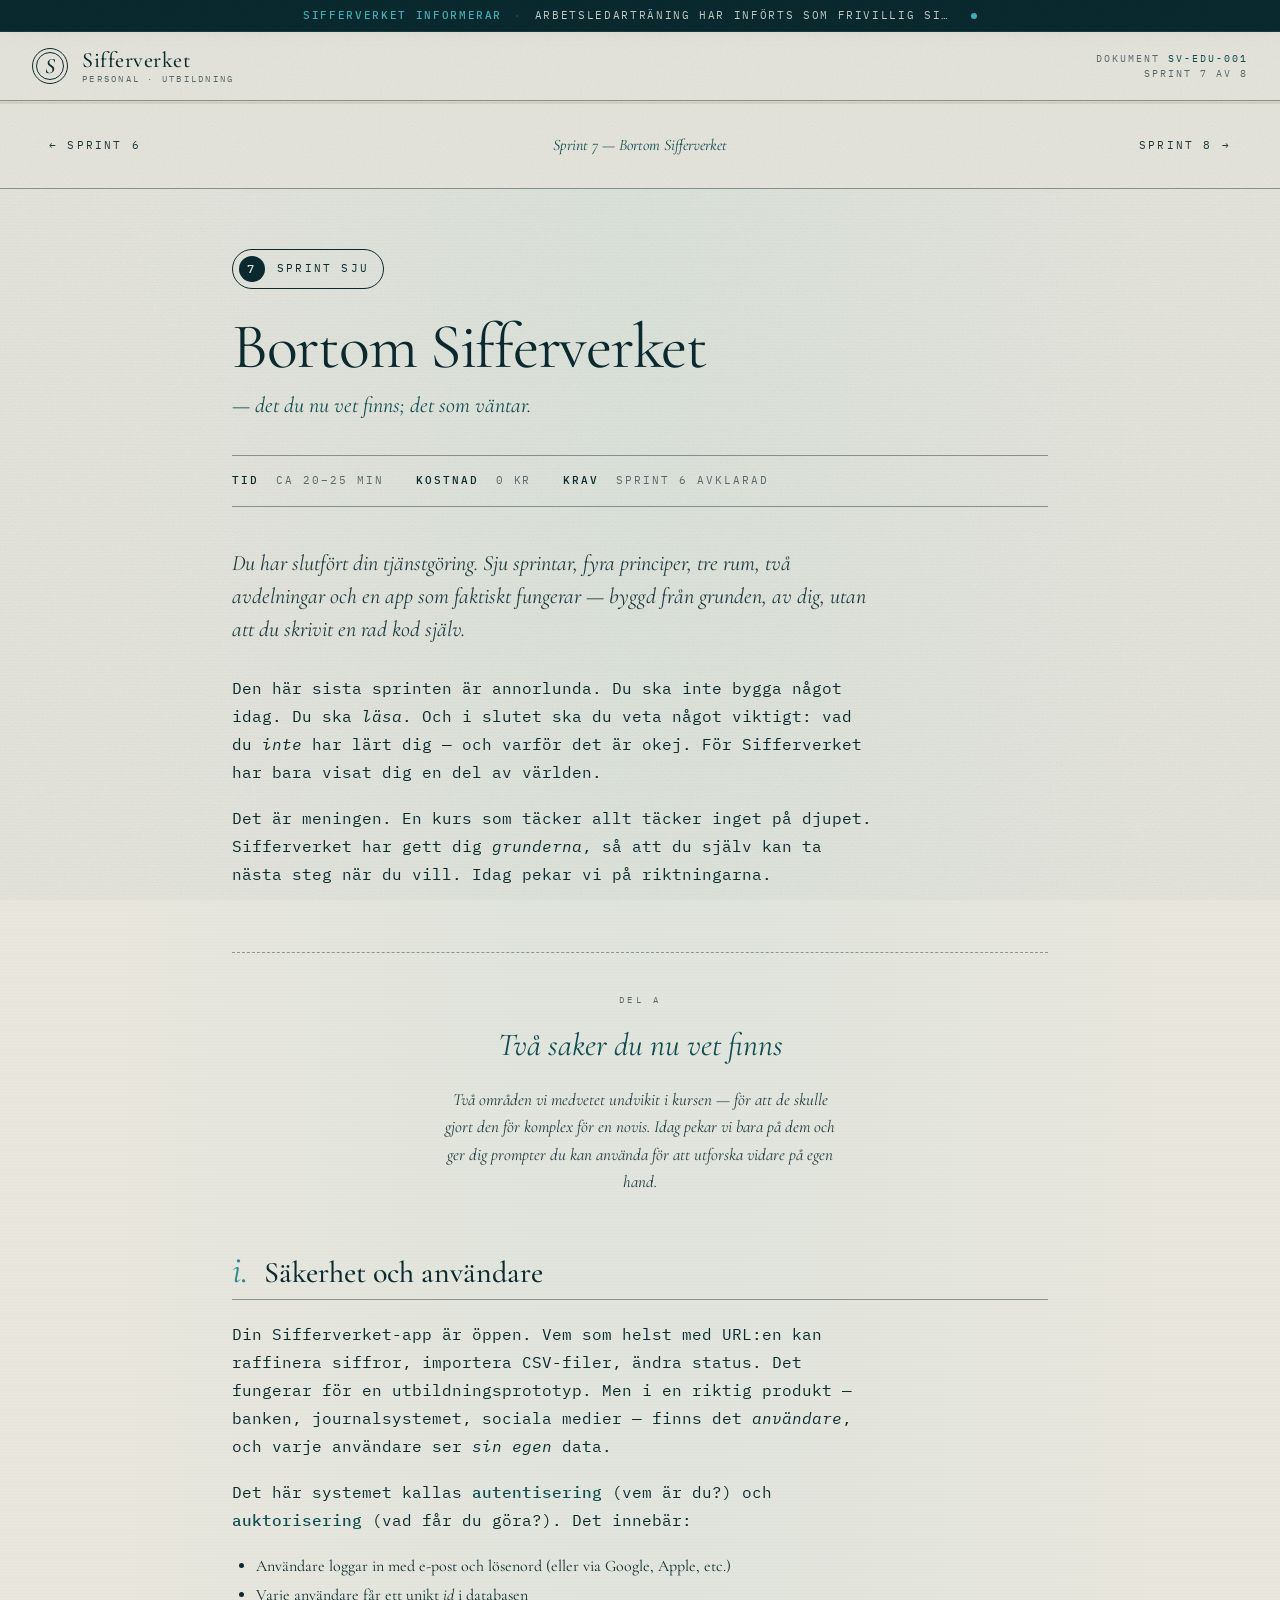
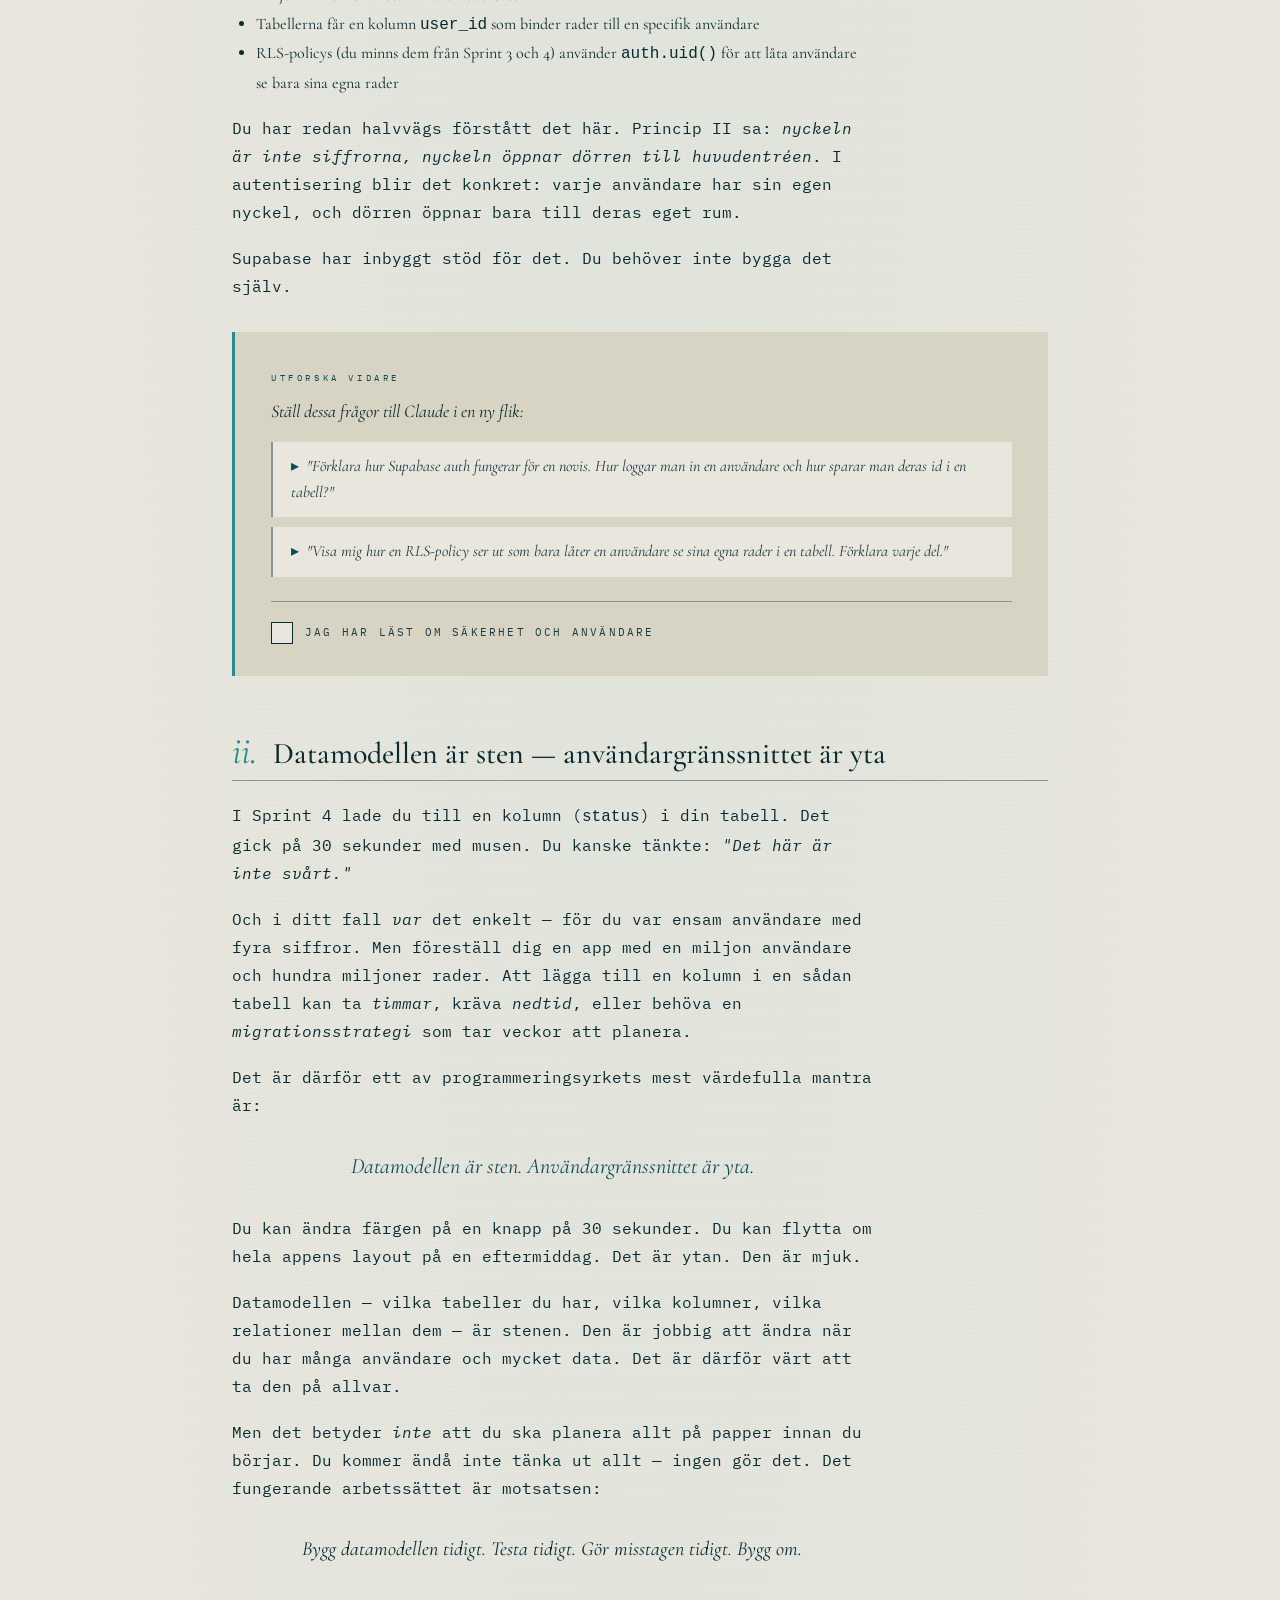
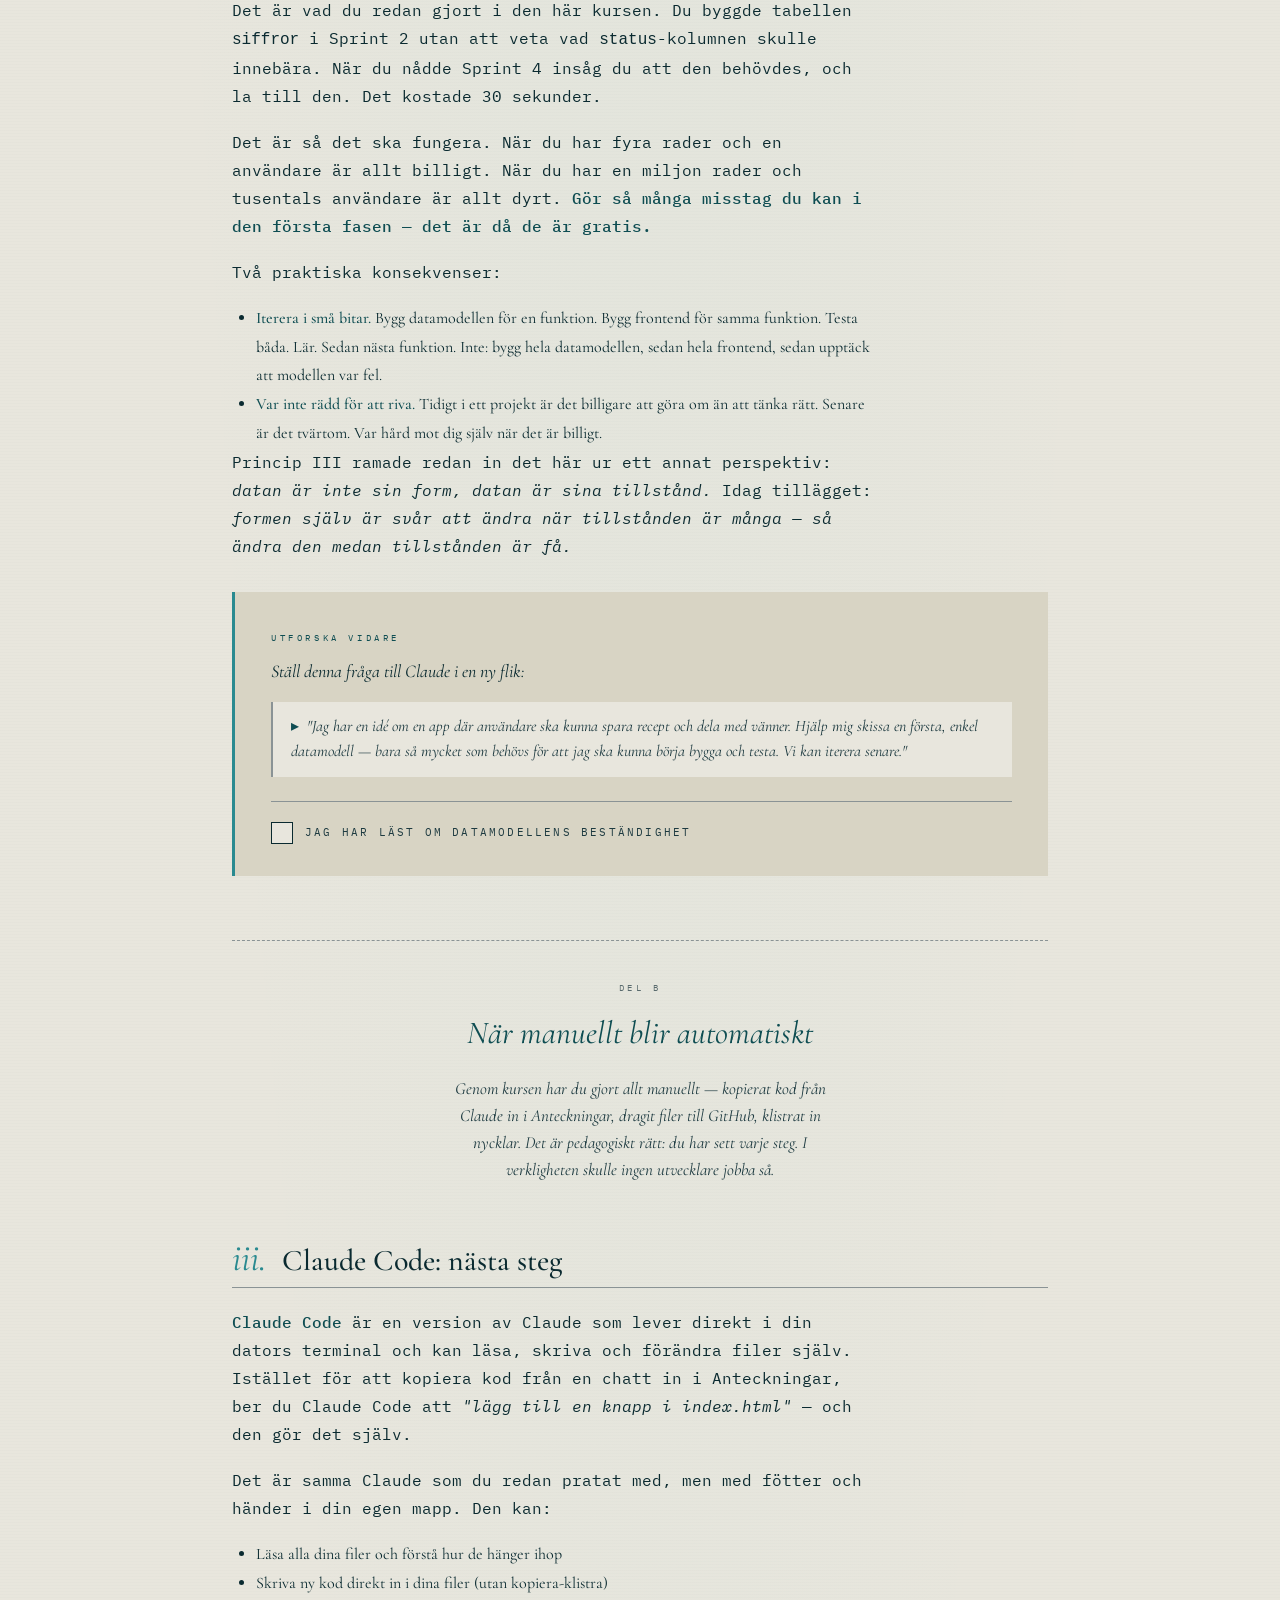
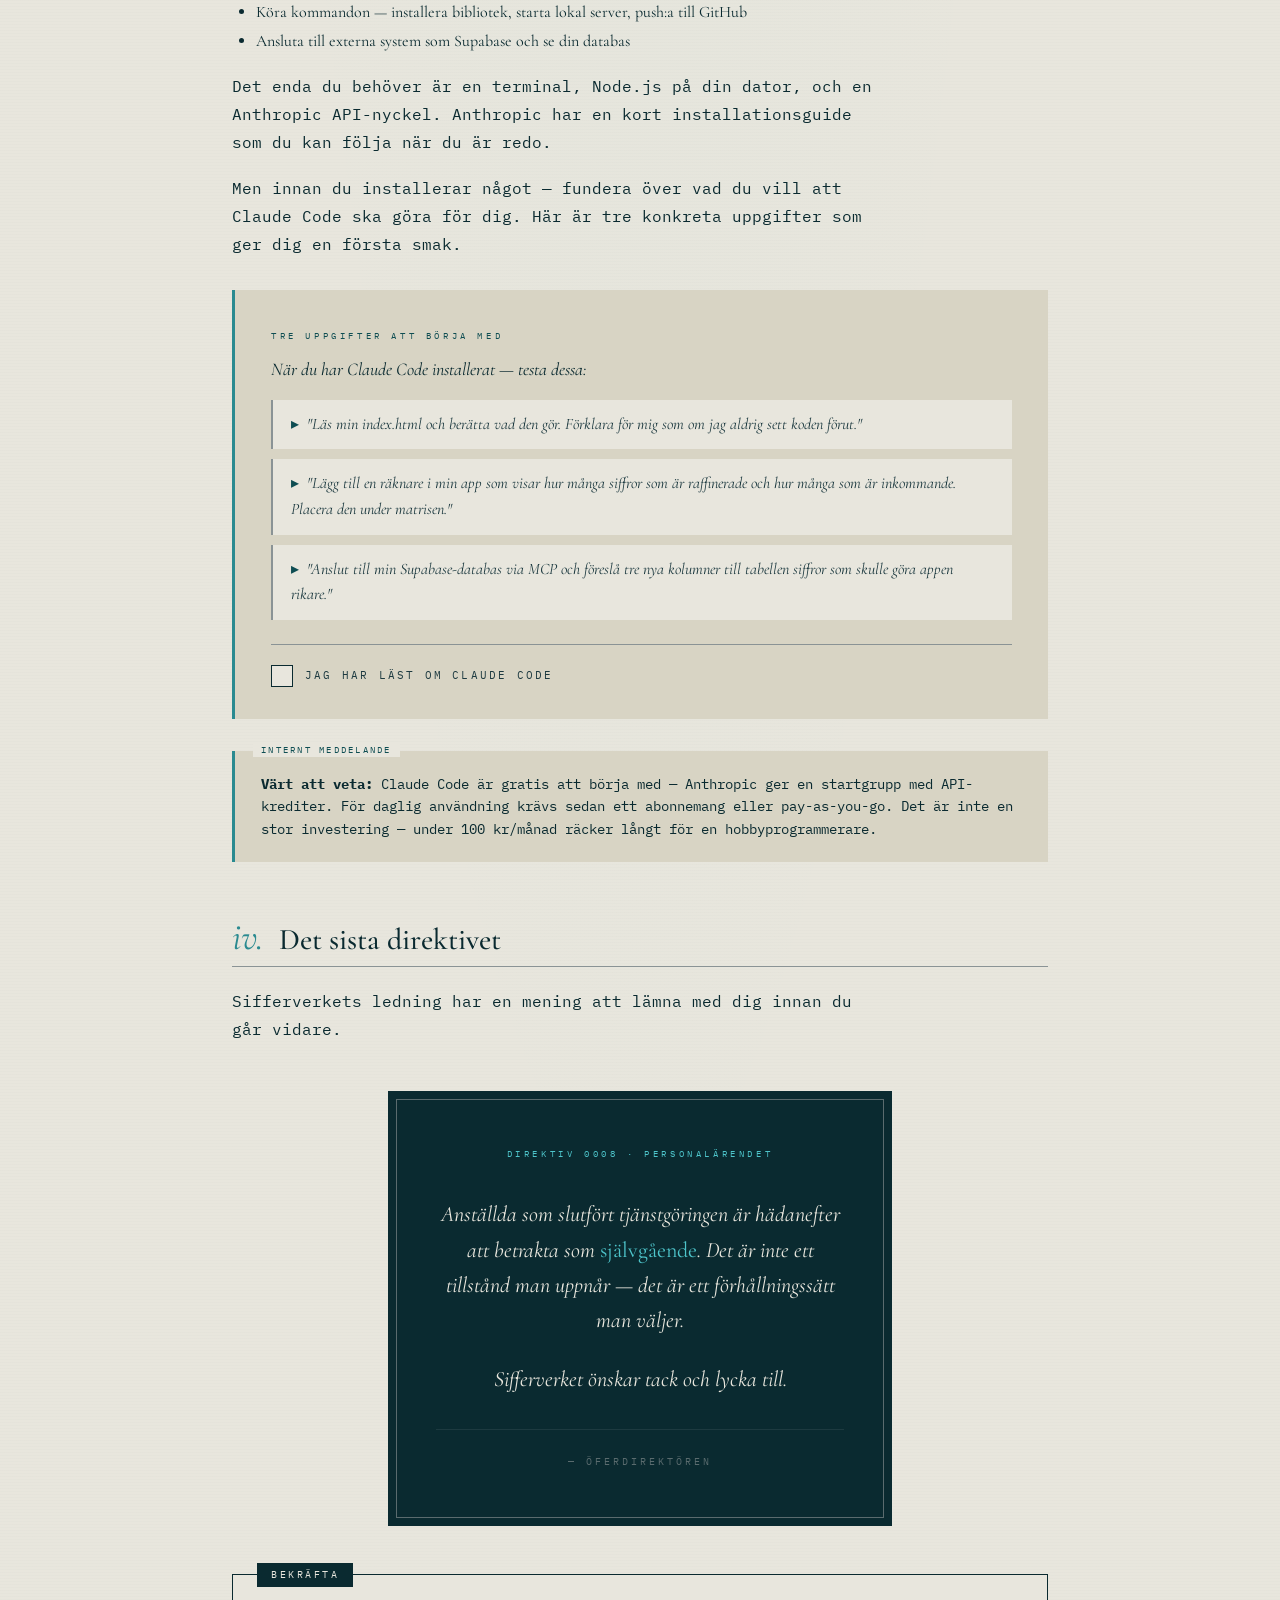
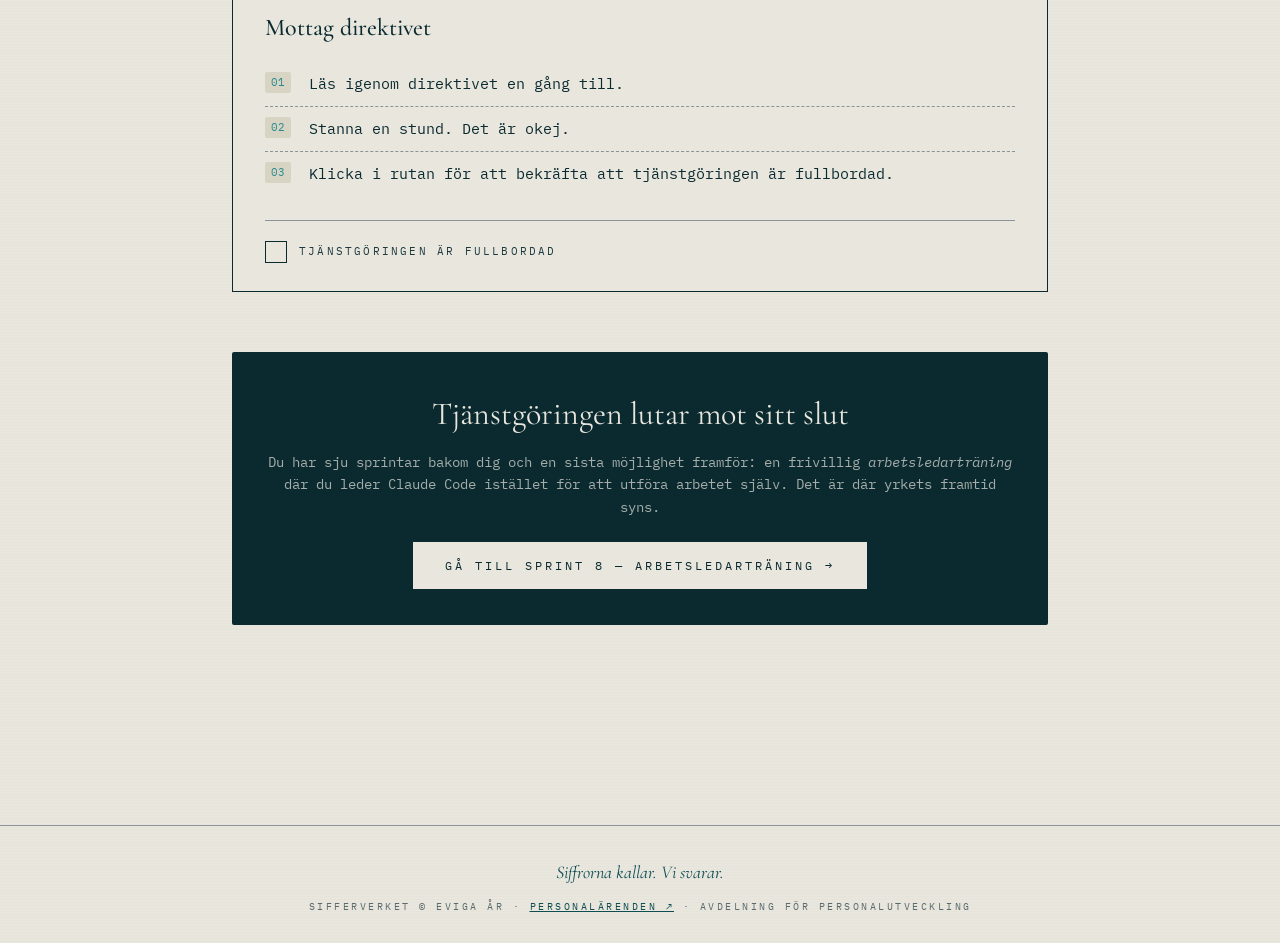
<file: sprint-7/index.html>
<!DOCTYPE html>
<html lang="sv">
<head>
<meta charset="UTF-8">
<meta name="viewport" content="width=device-width, initial-scale=1.0">
<title>Sprint 7: Bortom Sifferverket — Sifferverket</title>
<meta name="description" content="Sprint 7 av Sifferverket-utbildningen: Vad du nu vet och vad som väntar bortom kursen.">
<link rel="preconnect" href="https://fonts.googleapis.com">
<link rel="preconnect" href="https://fonts.gstatic.com" crossorigin>
<link href="https://fonts.googleapis.com/css2?family=IBM+Plex+Mono:wght@300;400;500;600&family=Cormorant+Garamond:ital,wght@0,400;0,500;0,600;1,400&display=swap" rel="stylesheet">
<link rel="stylesheet" href="/assets/styles.css">
</head>
<body>

<!-- SIFFERVERKET INFORMERAR — direktivband + panel -->
<div class="directive-band" id="directiveBand" role="button" tabindex="0" aria-label="Öppna direktivlista">
  <span class="directive-prefix">Sifferverket Informerar</span>
  <span class="directive-divider">·</span>
  <span class="directive-current" id="directiveCurrent">Inga direktiv inkomna.</span>
  <span class="directive-unread" id="directiveUnread" hidden></span>
</div>

<aside class="directive-panel" id="directivePanel" aria-hidden="true">
  <div class="directive-panel-inner">
    <header class="directive-panel-header">
      <div class="directive-panel-label">Nyheter från Öferdirektören</div>
      <button class="directive-panel-close" id="directivePanelClose" aria-label="Stäng">✕</button>
    </header>
    <ol class="directive-list" id="directiveList"></ol>
    <footer class="directive-panel-footer">
      Sifferverket · Avdelning för Personalutveckling · Internt material
    </footer>
  </div>
</aside>
<div class="directive-backdrop" id="directiveBackdrop" hidden></div>

<header class="corp-header">
  <a href="/" class="logo">
    <div class="logo-mark">S</div>
    <div class="logo-text">
      <div class="name">Sifferverket</div>
      <div class="sub">Personal · Utbildning</div>
    </div>
  </a>
  <div class="header-meta">
    <div>Dokument <span class="doc-id">SV-EDU-001</span></div>
    <div>Sprint 7 av 8</div>
  </div>
</header>

<div class="progress-bar">
  <div class="progress-fill" id="progressFill"></div>
</div>

<nav class="sprint-nav">
  <a href="/sprint-6/">← Sprint 6</a>
  <span class="nav-center">Sprint 7 — Bortom Sifferverket</span>
  <a href="/sprint-8/">Sprint 8 →</a>
</nav>

<main class="stage">
  <section class="sprint">

    <div class="sprint-marker">
      <span class="num">7</span>
      <span>Sprint Sju</span>
    </div>
    <h2 class="sprint-title">Bortom Sifferverket</h2>
    <p class="sprint-subtitle">— det du nu vet finns; det som väntar.</p>

    <div class="sprint-meta">
      <div><strong>Tid</strong> ca 20–25 min</div>
      <div><strong>Kostnad</strong> 0 kr</div>
      <div><strong>Krav</strong> Sprint 6 avklarad</div>
    </div>

    <div class="prose">
      <p class="lead">Du har slutfört din tjänstgöring. Sju sprintar, fyra principer, tre rum, två avdelningar och en app som faktiskt fungerar — byggd från grunden, av dig, utan att du skrivit en rad kod själv.</p>

      <p>Den här sista sprinten är annorlunda. Du ska inte bygga något idag. Du ska <em>läsa</em>. Och i slutet ska du veta något viktigt: vad du <em>inte</em> har lärt dig — och varför det är okej. För Sifferverket har bara visat dig en del av världen.</p>

      <p>Det är meningen. En kurs som täcker allt täcker inget på djupet. Sifferverket har gett dig <em>grunderna</em>, så att du själv kan ta nästa steg när du vill. Idag pekar vi på riktningarna.</p>
    </div>

    <!-- ============ DEL A — TVÅ SAKER DU NU VET FINNS ============ -->
    <div class="part-divider">
      <div class="part-num">Del A</div>
      <h3 class="part-title">Två saker du nu vet finns</h3>
      <p class="part-intro">Två områden vi medvetet undvikit i kursen — för att de skulle gjort den för komplex för en novis. Idag pekar vi bara på dem och ger dig prompter du kan använda för att utforska vidare på egen hand.</p>
    </div>

    <!-- Steg i — Säkerhet och användare -->
    <div class="step-heading">
      <div class="step-num">i.</div>
      <div class="step-title">Säkerhet och användare</div>
    </div>

    <div class="prose">
      <p>Din Sifferverket-app är öppen. Vem som helst med URL:en kan raffinera siffror, importera CSV-filer, ändra status. Det fungerar för en utbildningsprototyp. Men i en riktig produkt — banken, journalsystemet, sociala medier — finns det <em>användare</em>, och varje användare ser <em>sin egen</em> data.</p>

      <p>Det här systemet kallas <strong>autentisering</strong> (vem är du?) och <strong>auktorisering</strong> (vad får du göra?). Det innebär:</p>

      <ul style="list-style: disc; padding-left: 24px; margin-top: 8px; font-family: 'Cormorant Garamond', serif; font-size: 16px; line-height: 1.8;">
        <li>Användare loggar in med e-post och lösenord (eller via Google, Apple, etc.)</li>
        <li>Varje användare får ett unikt <em>id</em> i databasen</li>
        <li>Tabellerna får en kolumn <code>user_id</code> som binder rader till en specifik användare</li>
        <li>RLS-policys (du minns dem från Sprint 3 och 4) använder <code>auth.uid()</code> för att låta användare se bara sina egna rader</li>
      </ul>

      <p style="margin-top: 16px;">Du har redan halvvägs förstått det här. Princip II sa: <em>nyckeln är inte siffrorna, nyckeln öppnar dörren till huvudentréen</em>. I autentisering blir det konkret: varje användare har sin egen nyckel, och dörren öppnar bara till deras eget rum.</p>

      <p>Supabase har inbyggt stöd för det. Du behöver inte bygga det själv.</p>
    </div>

    <div class="explore">
      <span class="explore-tag">Utforska vidare</span>
      <h4>Ställ dessa frågor till Claude i en ny flik:</h4>
      <ol class="explore-prompts">
        <li>"Förklara hur Supabase auth fungerar för en novis. Hur loggar man in en användare och hur sparar man deras id i en tabell?"</li>
        <li>"Visa mig hur en RLS-policy ser ut som bara låter en användare se sina egna rader i en tabell. Förklara varje del."</li>
      </ol>
      <div class="completion">
        <label class="checkbox-wrap">
          <input type="checkbox" data-step="beyond-read-security">
          <span>Jag har läst om säkerhet och användare</span>
        </label>
      </div>
    </div>

    <!-- Steg ii — Datamodellen som sten -->
    <div class="step-heading">
      <div class="step-num">ii.</div>
      <div class="step-title">Datamodellen är sten — användargränssnittet är yta</div>
    </div>

    <div class="prose">
      <p>I Sprint 4 lade du till en kolumn (<code>status</code>) i din tabell. Det gick på 30 sekunder med musen. Du kanske tänkte: <em>"Det här är inte svårt."</em></p>

      <p>Och i ditt fall <em>var</em> det enkelt — för du var ensam användare med fyra siffror. Men föreställ dig en app med en miljon användare och hundra miljoner rader. Att lägga till en kolumn i en sådan tabell kan ta <em>timmar</em>, kräva <em>nedtid</em>, eller behöva en <em>migrationsstrategi</em> som tar veckor att planera.</p>

      <p>Det är därför ett av programmeringsyrkets mest värdefulla mantra är:</p>

      <p style="text-align: center; font-family: 'Cormorant Garamond', serif; font-style: italic; font-size: 22px; color: var(--teal-deep); margin: 32px 0; line-height: 1.4;">Datamodellen är sten. Användargränssnittet är yta.</p>

      <p>Du kan ändra färgen på en knapp på 30 sekunder. Du kan flytta om hela appens layout på en eftermiddag. Det är ytan. Den är mjuk.</p>

      <p>Datamodellen — vilka tabeller du har, vilka kolumner, vilka relationer mellan dem — är stenen. Den är jobbig att ändra när du har många användare och mycket data. Det är därför värt att ta den på allvar.</p>

      <p>Men det betyder <em>inte</em> att du ska planera allt på papper innan du börjar. Du kommer ändå inte tänka ut allt — ingen gör det. Det fungerande arbetssättet är motsatsen:</p>

      <p style="text-align: center; font-family: 'Cormorant Garamond', serif; font-style: italic; font-size: 20px; color: var(--ink); margin: 32px 0; line-height: 1.5;">Bygg datamodellen tidigt. Testa tidigt. Gör misstagen tidigt. Bygg om.</p>

      <p>Det är vad du redan gjort i den här kursen. Du byggde tabellen <code>siffror</code> i Sprint 2 utan att veta vad <code>status</code>-kolumnen skulle innebära. När du nådde Sprint 4 insåg du att den behövdes, och la till den. Det kostade 30 sekunder.</p>

      <p>Det är så det ska fungera. När du har fyra rader och en användare är allt billigt. När du har en miljon rader och tusentals användare är allt dyrt. <strong>Gör så många misstag du kan i den första fasen — det är då de är gratis.</strong></p>

      <p>Två praktiska konsekvenser:</p>

      <ul style="list-style: disc; padding-left: 24px; margin-top: 8px; font-family: 'Cormorant Garamond', serif; font-size: 16px; line-height: 1.8;">
        <li><strong>Iterera i små bitar.</strong> Bygg datamodellen för en funktion. Bygg frontend för samma funktion. Testa båda. Lär. Sedan nästa funktion. Inte: bygg hela datamodellen, sedan hela frontend, sedan upptäck att modellen var fel.</li>
        <li><strong>Var inte rädd för att riva.</strong> Tidigt i ett projekt är det billigare att göra om än att tänka rätt. Senare är det tvärtom. Var hård mot dig själv när det är billigt.</li>
      </ul>

      <p>Princip III ramade redan in det här ur ett annat perspektiv: <em>datan är inte sin form, datan är sina tillstånd.</em> Idag tillägget: <em>formen själv är svår att ändra när tillstånden är många — så ändra den medan tillstånden är få.</em></p>
    </div>

    <div class="explore">
      <span class="explore-tag">Utforska vidare</span>
      <h4>Ställ denna fråga till Claude i en ny flik:</h4>
      <ol class="explore-prompts">
        <li>"Jag har en idé om en app där användare ska kunna spara recept och dela med vänner. Hjälp mig skissa en första, enkel datamodell — bara så mycket som behövs för att jag ska kunna börja bygga och testa. Vi kan iterera senare."</li>
      </ol>
      <div class="completion">
        <label class="checkbox-wrap">
          <input type="checkbox" data-step="beyond-read-datamodel">
          <span>Jag har läst om datamodellens beständighet</span>
        </label>
      </div>
    </div>

    <!-- ============ DEL B — NÄR MANUELLT BLIR AUTOMATISKT ============ -->
    <div class="part-divider">
      <div class="part-num">Del B</div>
      <h3 class="part-title">När manuellt blir automatiskt</h3>
      <p class="part-intro">Genom kursen har du gjort allt manuellt — kopierat kod från Claude in i Anteckningar, dragit filer till GitHub, klistrat in nycklar. Det är pedagogiskt rätt: du har sett varje steg. I verkligheten skulle ingen utvecklare jobba så.</p>
    </div>

    <!-- Steg iii — Claude Code -->
    <div class="step-heading">
      <div class="step-num">iii.</div>
      <div class="step-title">Claude Code: nästa steg</div>
    </div>

    <div class="prose">
      <p><strong>Claude Code</strong> är en version av Claude som lever direkt i din dators terminal och kan läsa, skriva och förändra filer själv. Istället för att kopiera kod från en chatt in i Anteckningar, ber du Claude Code att <em>"lägg till en knapp i index.html"</em> — och den gör det själv.</p>

      <p>Det är samma Claude som du redan pratat med, men med fötter och händer i din egen mapp. Den kan:</p>

      <ul style="list-style: disc; padding-left: 24px; margin-top: 8px; font-family: 'Cormorant Garamond', serif; font-size: 16px; line-height: 1.8;">
        <li>Läsa alla dina filer och förstå hur de hänger ihop</li>
        <li>Skriva ny kod direkt in i dina filer (utan kopiera-klistra)</li>
        <li>Köra kommandon — installera bibliotek, starta lokal server, push:a till GitHub</li>
        <li>Ansluta till externa system som Supabase och se din databas</li>
      </ul>

      <p style="margin-top: 16px;">Det enda du behöver är en terminal, Node.js på din dator, och en Anthropic API-nyckel. Anthropic har en kort installationsguide som du kan följa när du är redo.</p>

      <p>Men innan du installerar något — fundera över vad du vill att Claude Code ska göra för dig. Här är tre konkreta uppgifter som ger dig en första smak.</p>
    </div>

    <div class="explore">
      <span class="explore-tag">Tre uppgifter att börja med</span>
      <h4>När du har Claude Code installerat — testa dessa:</h4>
      <ol class="explore-prompts">
        <li>"Läs min index.html och berätta vad den gör. Förklara för mig som om jag aldrig sett koden förut."</li>
        <li>"Lägg till en räknare i min app som visar hur många siffror som är raffinerade och hur många som är inkommande. Placera den under matrisen."</li>
        <li>"Anslut till min Supabase-databas via MCP och föreslå tre nya kolumner till tabellen siffror som skulle göra appen rikare."</li>
      </ol>
      <div class="completion">
        <label class="checkbox-wrap">
          <input type="checkbox" data-step="beyond-read-claude-code">
          <span>Jag har läst om Claude Code</span>
        </label>
      </div>
    </div>

    <div class="memo">
      <p><strong>Värt att veta:</strong> Claude Code är gratis att börja med — Anthropic ger en startgrupp med API-krediter. För daglig användning krävs sedan ett abonnemang eller pay-as-you-go. Det är inte en stor investering — under 100 kr/månad räcker långt för en hobbyprogrammerare.</p>
    </div>

    <!-- Steg iv — Sista direktivet -->
    <div class="step-heading">
      <div class="step-num">iv.</div>
      <div class="step-title">Det sista direktivet</div>
    </div>

    <div class="prose">
      <p>Sifferverkets ledning har en mening att lämna med dig innan du går vidare.</p>
    </div>

    <aside class="final-directive">
      <div class="final-directive-stamp">Direktiv 0008 · Personalärendet</div>

      <p class="final-directive-text">Anställda som slutfört tjänstgöringen är hädanefter att betrakta som <em>självgående</em>. Det är inte ett tillstånd man uppnår — det är ett förhållningssätt man väljer.</p>

      <p class="final-directive-text">Sifferverket önskar tack och lycka till.</p>

      <div class="final-directive-signature">— Öferdirektören</div>
    </aside>

    <div class="action">
      <span class="action-tag">Bekräfta</span>
      <h4>Mottag direktivet</h4>
      <ol>
        <li>Läs igenom direktivet en gång till.</li>
        <li>Stanna en stund. Det är okej.</li>
        <li>Klicka i rutan för att bekräfta att tjänstgöringen är fullbordad.</li>
      </ol>
      <div class="completion">
        <label class="checkbox-wrap">
          <input type="checkbox" data-step="beyond-final-directive">
          <span>Tjänstgöringen är fullbordad</span>
        </label>
      </div>
    </div>

    <!-- ============ AVSLUTNING ============ -->
    <div class="decision">
      <h3>Tjänstgöringen lutar mot sitt slut</h3>
      <p>Du har sju sprintar bakom dig och en sista möjlighet framför: en frivillig <em>arbetsledarträning</em> där du leder Claude Code istället för att utföra arbetet själv. Det är där yrkets framtid syns.</p>
      <a href="/sprint-8/">Gå till Sprint 8 — Arbetsledarträning →</a>
    </div>

  </section>
</main>

<footer class="footer">
  <div class="motto">Siffrorna kallar. Vi svarar.</div>
  <div>Sifferverket © Eviga år · <a href="/personalarenden/">Personalärenden ↗</a> · Avdelning för Personalutveckling</div>
</footer>

<script src="/assets/scripts.js"></script>
</body>
</html>
</file>
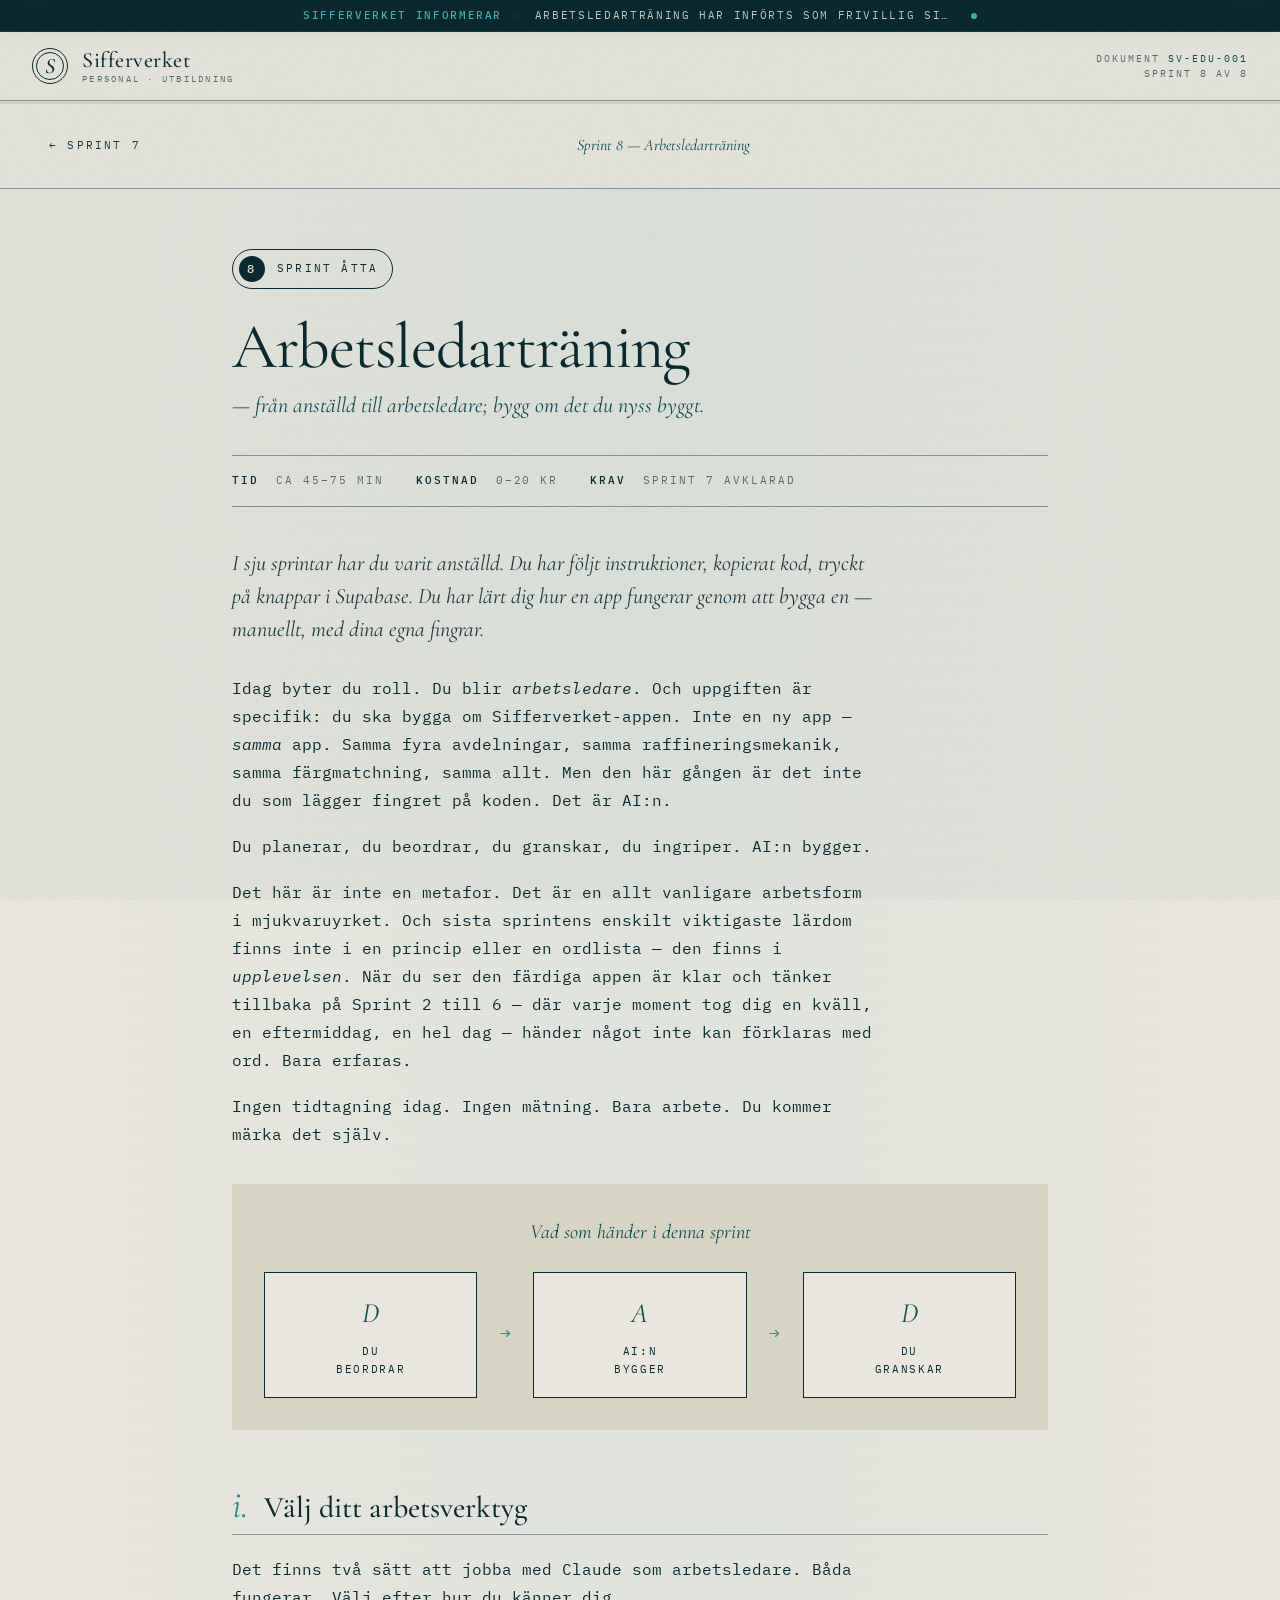
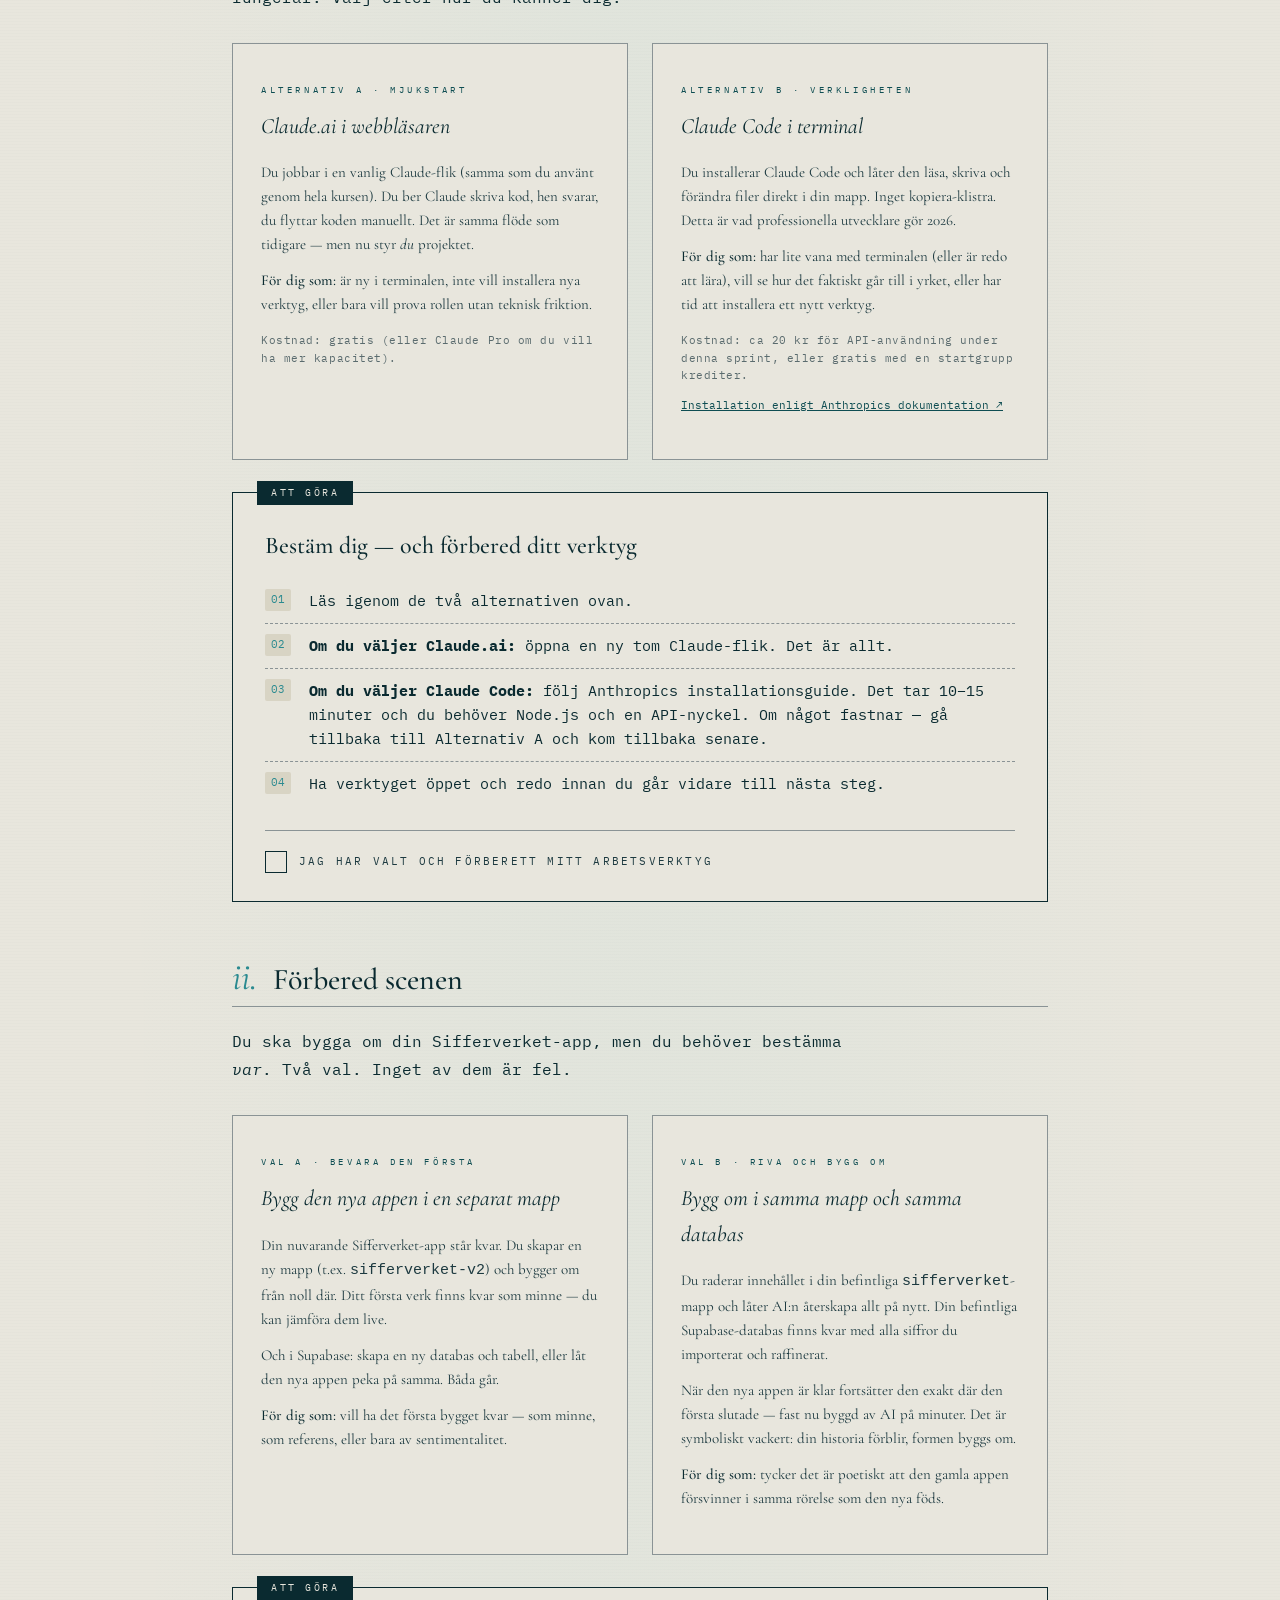
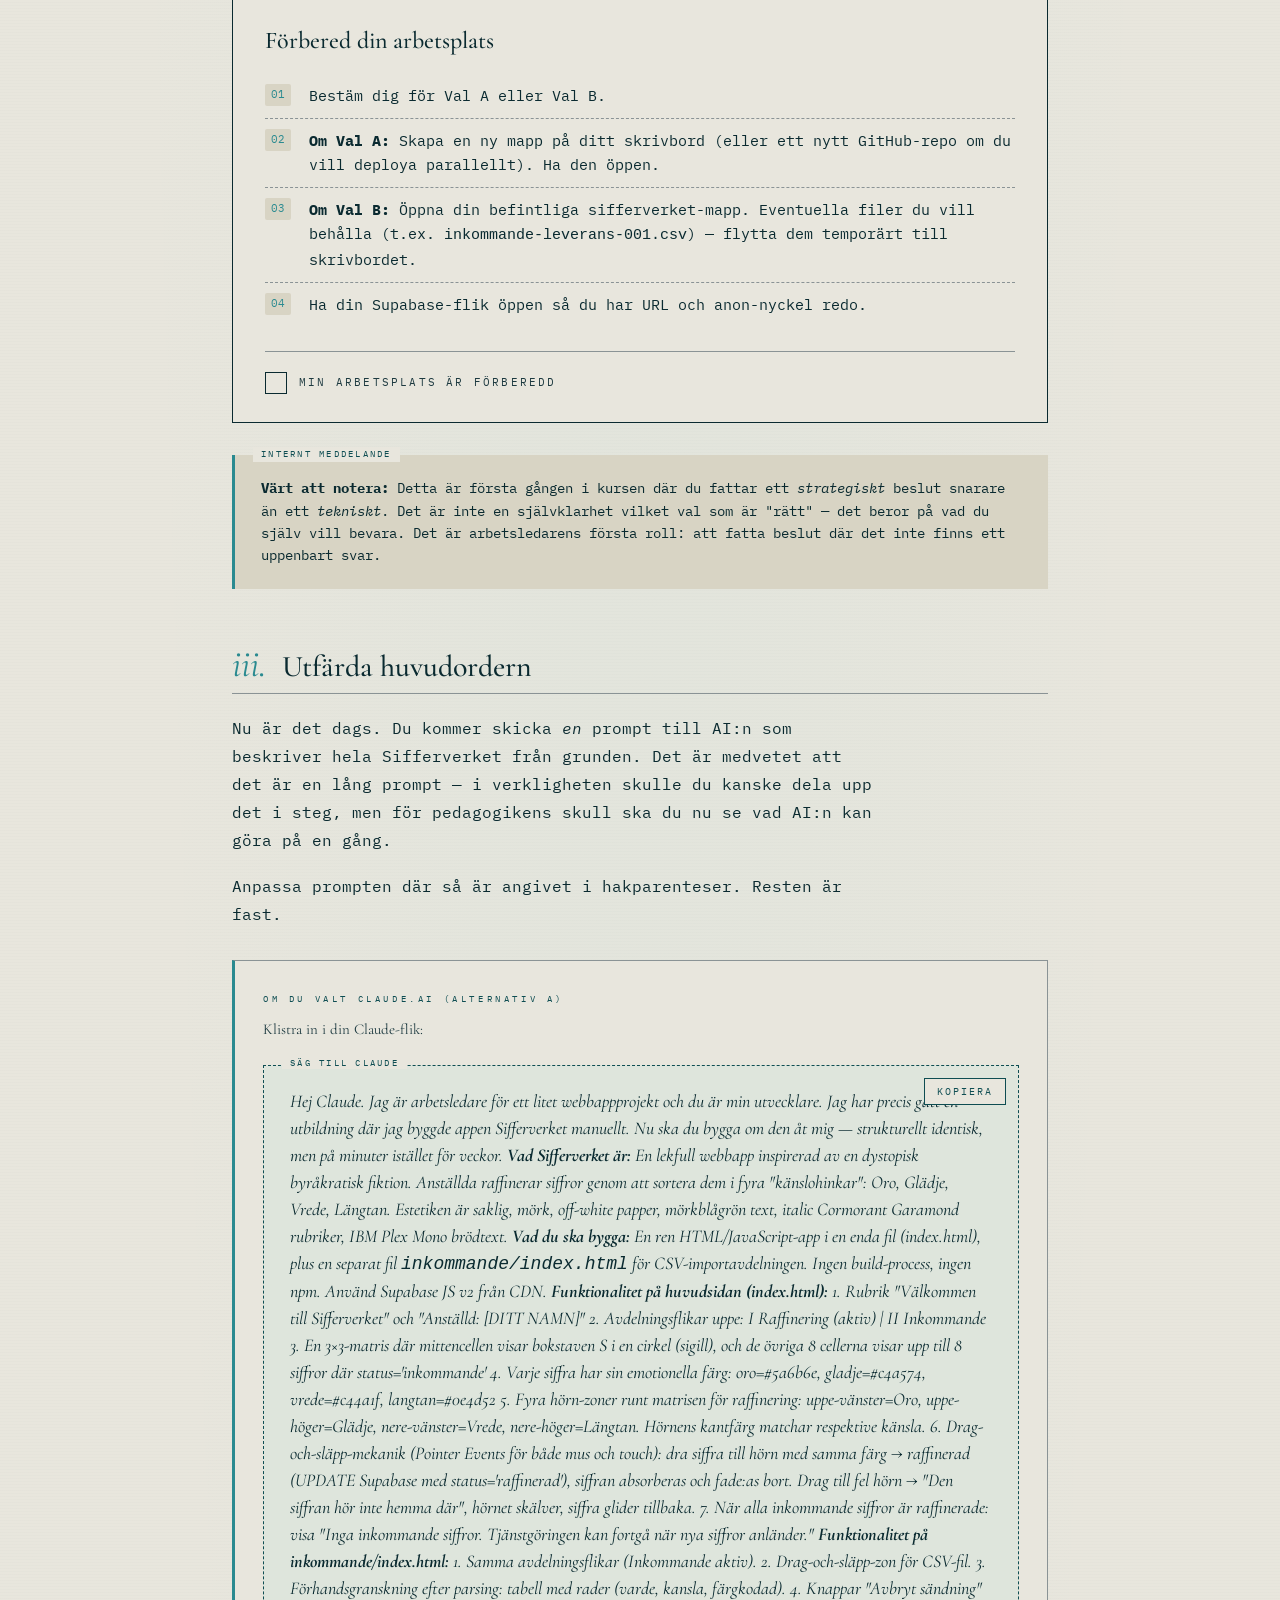
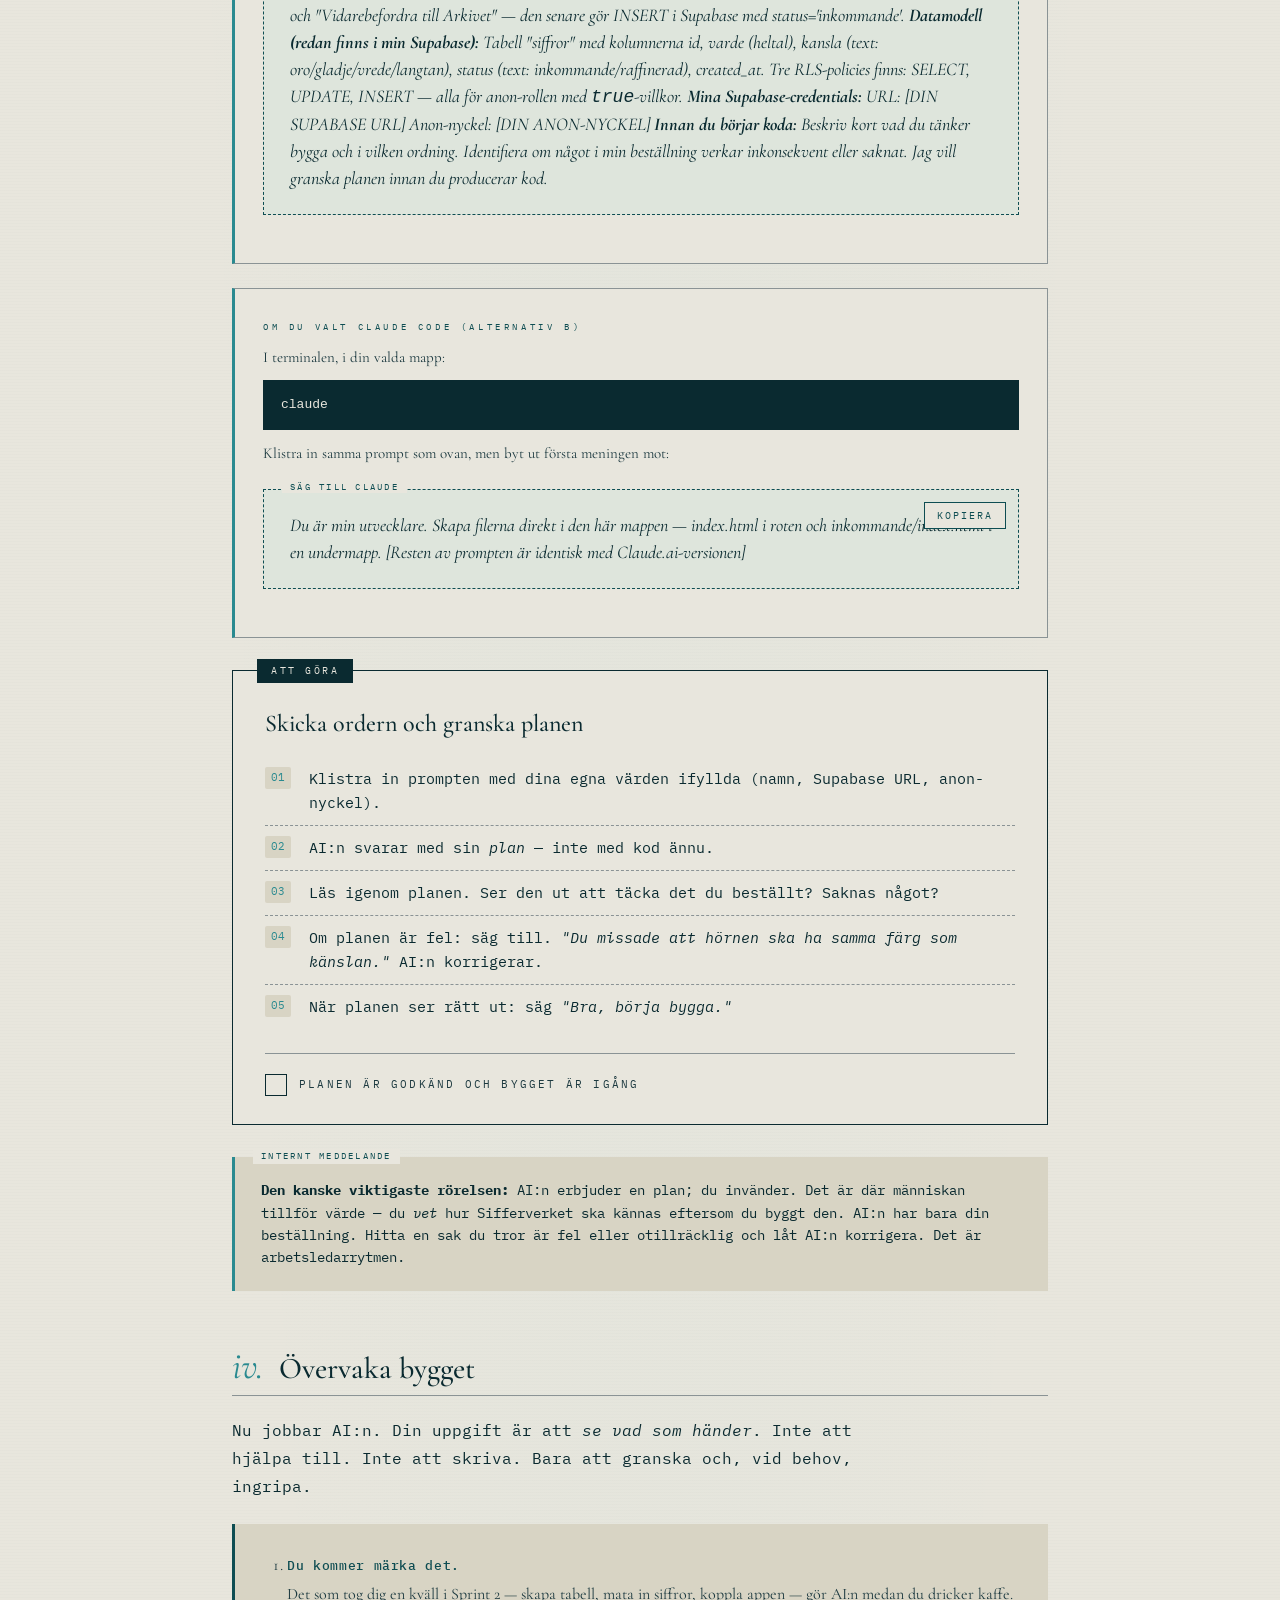
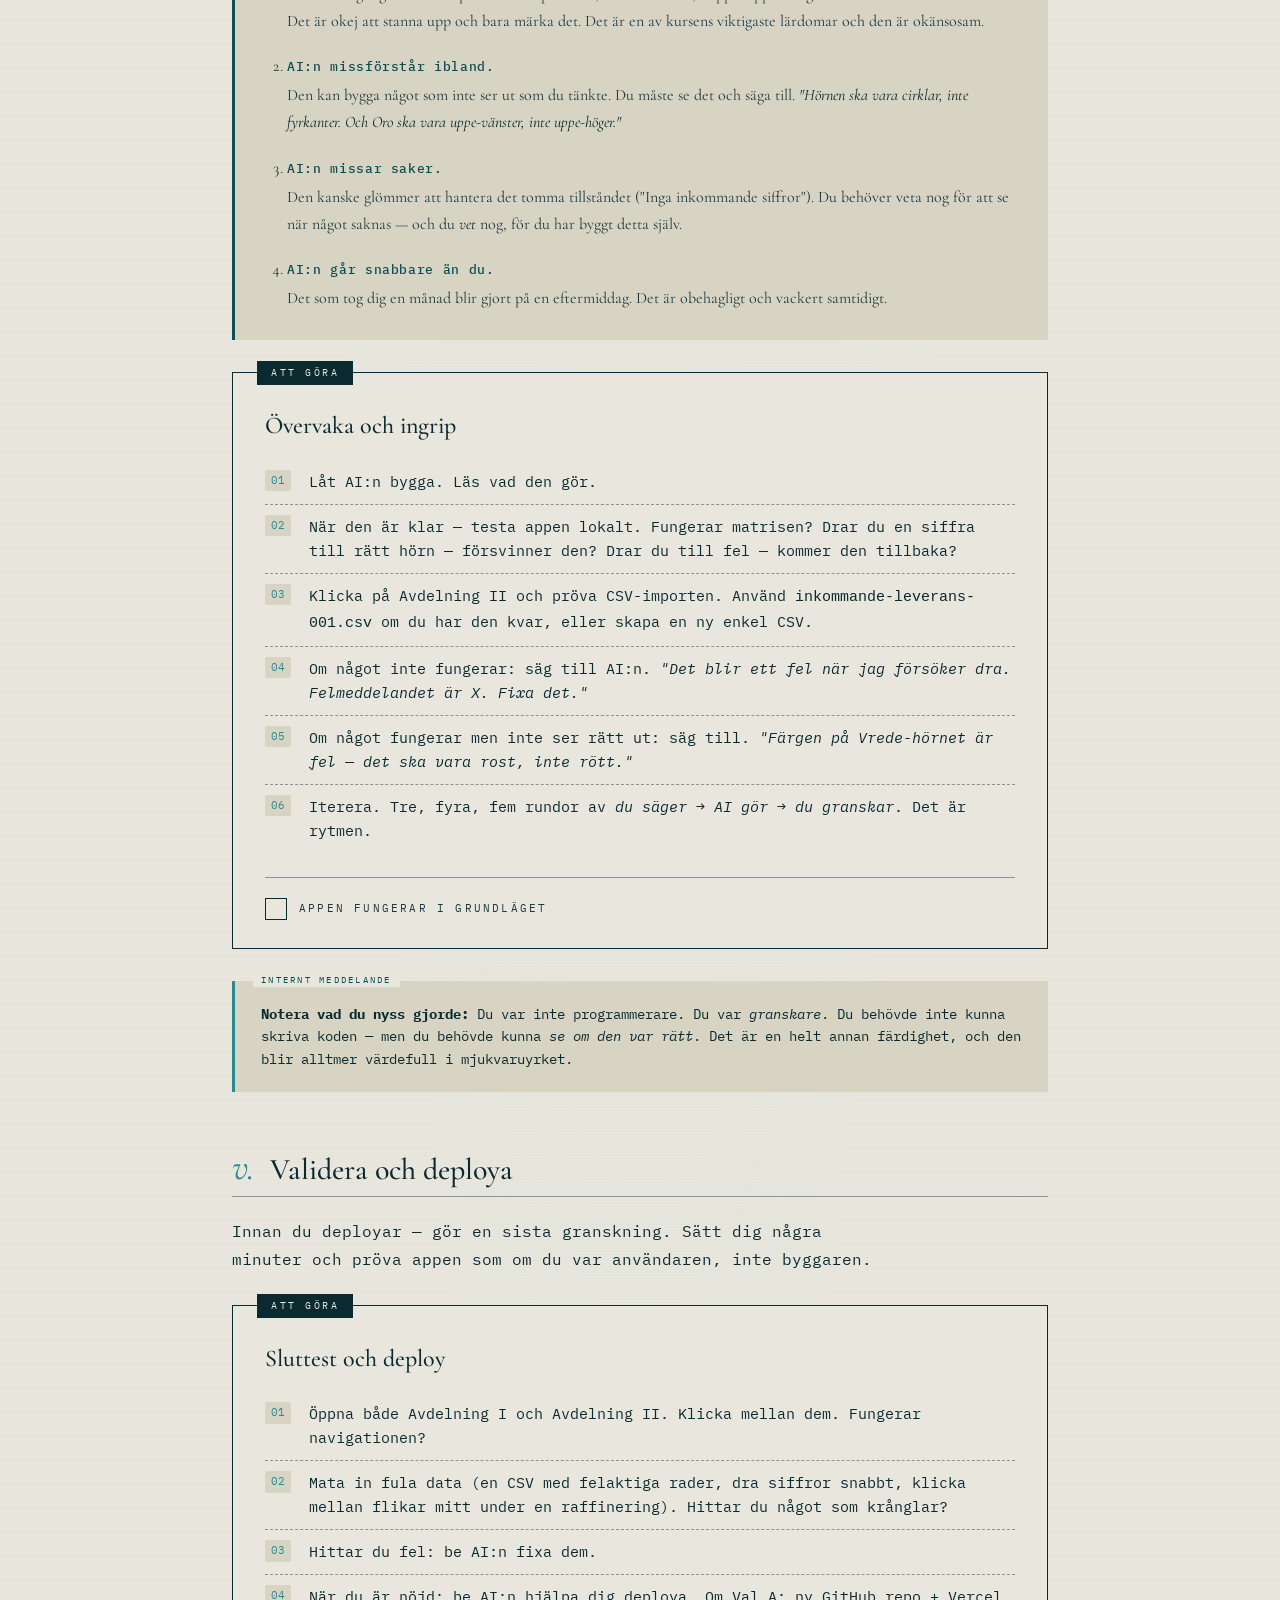
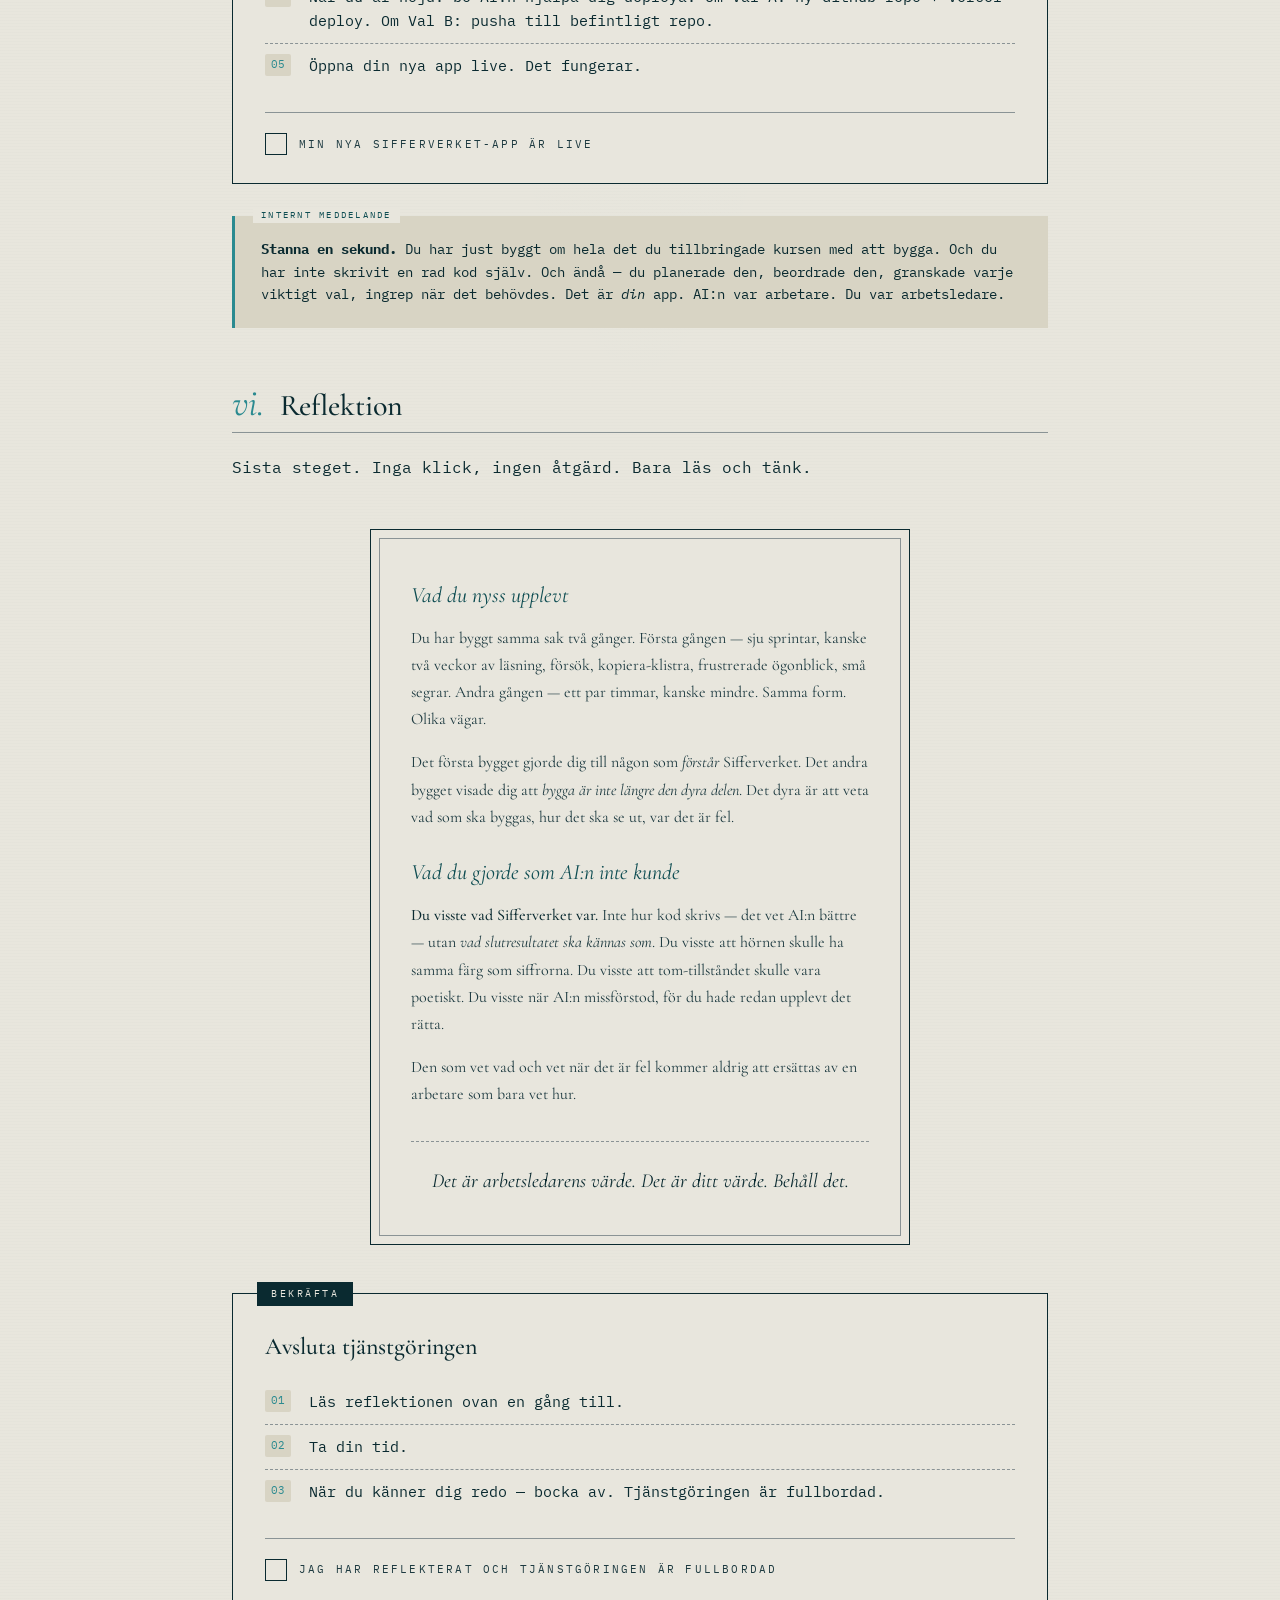
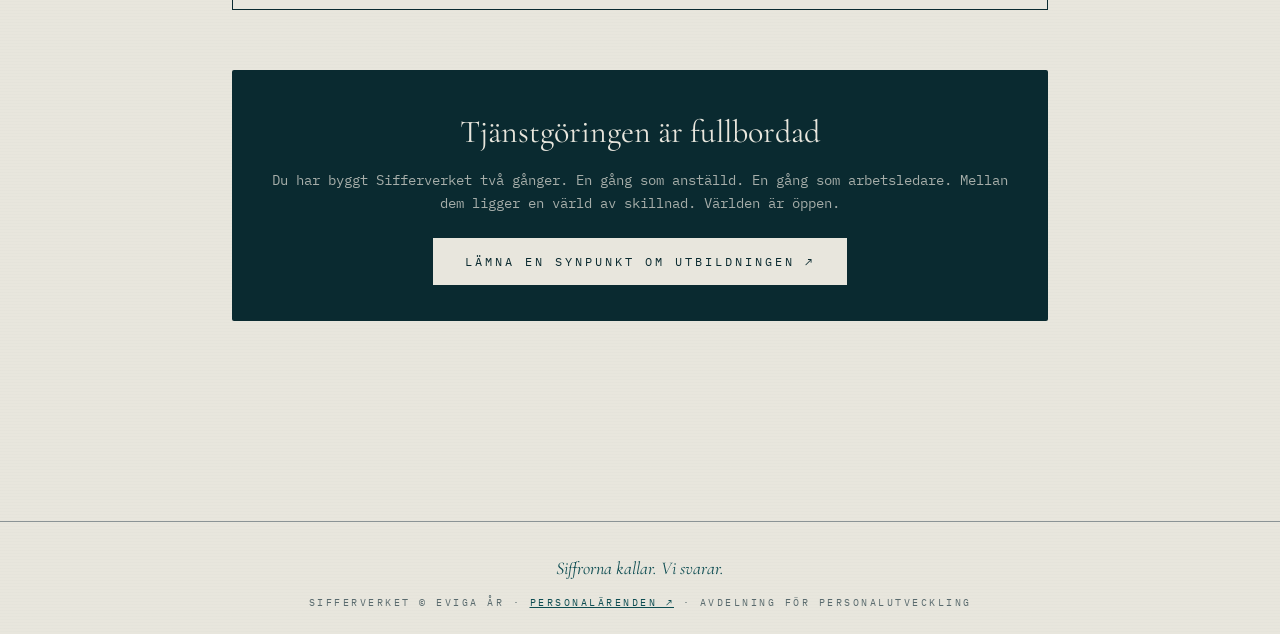
<file: sprint-8/index.html>
<!DOCTYPE html>
<html lang="sv">
<head>
<meta charset="UTF-8">
<meta name="viewport" content="width=device-width, initial-scale=1.0">
<title>Sprint 8: Arbetsledarträning — Sifferverket</title>
<meta name="description" content="Kursens sista sprint: led Claude eller Claude Code i att bygga om Sifferverket-appen — och se vad som tog dig en månad ta fem minuter.">
<link rel="preconnect" href="https://fonts.googleapis.com">
<link rel="preconnect" href="https://fonts.gstatic.com" crossorigin>
<link href="https://fonts.googleapis.com/css2?family=IBM+Plex+Mono:wght@300;400;500;600&family=Cormorant+Garamond:ital,wght@0,400;0,500;0,600;1,400&display=swap" rel="stylesheet">
<link rel="stylesheet" href="/assets/styles.css">
</head>
<body>

<!-- SIFFERVERKET INFORMERAR — direktivband + panel -->
<div class="directive-band" id="directiveBand" role="button" tabindex="0" aria-label="Öppna direktivlista">
  <span class="directive-prefix">Sifferverket Informerar</span>
  <span class="directive-divider">·</span>
  <span class="directive-current" id="directiveCurrent">Inga direktiv inkomna.</span>
  <span class="directive-unread" id="directiveUnread" hidden></span>
</div>

<aside class="directive-panel" id="directivePanel" aria-hidden="true">
  <div class="directive-panel-inner">
    <header class="directive-panel-header">
      <div class="directive-panel-label">Nyheter från Öferdirektören</div>
      <button class="directive-panel-close" id="directivePanelClose" aria-label="Stäng">✕</button>
    </header>
    <ol class="directive-list" id="directiveList"></ol>
    <footer class="directive-panel-footer">
      Sifferverket · Avdelning för Personalutveckling · Internt material
    </footer>
  </div>
</aside>
<div class="directive-backdrop" id="directiveBackdrop" hidden></div>

<header class="corp-header">
  <a href="/" class="logo">
    <div class="logo-mark">S</div>
    <div class="logo-text">
      <div class="name">Sifferverket</div>
      <div class="sub">Personal · Utbildning</div>
    </div>
  </a>
  <div class="header-meta">
    <div>Dokument <span class="doc-id">SV-EDU-001</span></div>
    <div>Sprint 8 av 8</div>
  </div>
</header>

<div class="progress-bar">
  <div class="progress-fill" id="progressFill"></div>
</div>

<nav class="sprint-nav">
  <a href="/sprint-7/">← Sprint 7</a>
  <span class="nav-center">Sprint 8 — Arbetsledarträning</span>
  <span class="nav-right-empty"></span>
</nav>

<main class="stage">
  <section class="sprint">

    <div class="sprint-marker">
      <span class="num">8</span>
      <span>Sprint Åtta</span>
    </div>
    <h2 class="sprint-title">Arbetsledarträning</h2>
    <p class="sprint-subtitle">— från anställd till arbetsledare; bygg om det du nyss byggt.</p>

    <div class="sprint-meta">
      <div><strong>Tid</strong> ca 45–75 min</div>
      <div><strong>Kostnad</strong> 0–20 kr</div>
      <div><strong>Krav</strong> Sprint 7 avklarad</div>
    </div>

    <div class="prose">
      <p class="lead">I sju sprintar har du varit <em>anställd</em>. Du har följt instruktioner, kopierat kod, tryckt på knappar i Supabase. Du har lärt dig hur en app fungerar genom att bygga en — manuellt, med dina egna fingrar.</p>

      <p>Idag byter du roll. Du blir <em>arbetsledare</em>. Och uppgiften är specifik: du ska bygga om Sifferverket-appen. Inte en ny app — <em>samma</em> app. Samma fyra avdelningar, samma raffineringsmekanik, samma färgmatchning, samma allt. Men den här gången är det inte du som lägger fingret på koden. Det är AI:n.</p>

      <p>Du planerar, du beordrar, du granskar, du ingriper. AI:n bygger.</p>

      <p>Det här är inte en metafor. Det är en allt vanligare arbetsform i mjukvaruyrket. Och sista sprintens enskilt viktigaste lärdom finns inte i en princip eller en ordlista — den finns i <em>upplevelsen</em>. När du ser den färdiga appen är klar och tänker tillbaka på Sprint 2 till 6 — där varje moment tog dig en kväll, en eftermiddag, en hel dag — händer något inte kan förklaras med ord. Bara erfaras.</p>

      <p>Ingen tidtagning idag. Ingen mätning. Bara arbete. Du kommer märka det själv.</p>
    </div>

    <div class="diagram">
      <div class="diagram-title">Vad som händer i denna sprint</div>
      <div class="diagram-row">
        <div class="diagram-box">
          <span class="icon">D</span>
          Du<br>beordrar
        </div>
        <div class="diagram-arrow">→</div>
        <div class="diagram-box">
          <span class="icon">A</span>
          AI:n<br>bygger
        </div>
        <div class="diagram-arrow">→</div>
        <div class="diagram-box">
          <span class="icon">D</span>
          Du<br>granskar
        </div>
      </div>
    </div>

    <!-- Steg i — Välj ditt arbetsverktyg -->
    <div class="step-heading">
      <div class="step-num">i.</div>
      <div class="step-title">Välj ditt arbetsverktyg</div>
    </div>

    <div class="prose">
      <p>Det finns två sätt att jobba med Claude som arbetsledare. Båda fungerar. Välj efter hur du känner dig.</p>
    </div>

    <div class="tool-choice">
      <div class="tool-option">
        <div class="tool-tag">Alternativ A · Mjukstart</div>
        <h4>Claude.ai i webbläsaren</h4>
        <p>Du jobbar i en vanlig Claude-flik (samma som du använt genom hela kursen). Du ber Claude skriva kod, hen svarar, du flyttar koden manuellt. Det är samma flöde som tidigare — men nu styr <em>du</em> projektet.</p>
        <p><strong>För dig som:</strong> är ny i terminalen, inte vill installera nya verktyg, eller bara vill prova rollen utan teknisk friktion.</p>
        <p class="tool-cost">Kostnad: gratis (eller Claude Pro om du vill ha mer kapacitet).</p>
      </div>

      <div class="tool-option">
        <div class="tool-tag">Alternativ B · Verkligheten</div>
        <h4>Claude Code i terminal</h4>
        <p>Du installerar Claude Code och låter den läsa, skriva och förändra filer direkt i din mapp. Inget kopiera-klistra. Detta är vad professionella utvecklare gör 2026.</p>
        <p><strong>För dig som:</strong> har lite vana med terminalen (eller är redo att lära), vill se hur det faktiskt går till i yrket, eller har tid att installera ett nytt verktyg.</p>
        <p class="tool-cost">Kostnad: ca 20 kr för API-användning under denna sprint, eller gratis med en startgrupp krediter.</p>
        <p class="tool-link"><a href="https://docs.claude.com/en/docs/claude-code/quickstart" target="_blank" rel="noopener">Installation enligt Anthropics dokumentation ↗</a></p>
      </div>
    </div>

    <div class="action">
      <span class="action-tag">Att göra</span>
      <h4>Bestäm dig — och förbered ditt verktyg</h4>
      <ol>
        <li>Läs igenom de två alternativen ovan.</li>
        <li><strong>Om du väljer Claude.ai:</strong> öppna en ny tom Claude-flik. Det är allt.</li>
        <li><strong>Om du väljer Claude Code:</strong> följ Anthropics installationsguide. Det tar 10–15 minuter och du behöver Node.js och en API-nyckel. Om något fastnar — gå tillbaka till Alternativ A och kom tillbaka senare.</li>
        <li>Ha verktyget öppet och redo innan du går vidare till nästa steg.</li>
      </ol>
      <div class="completion">
        <label class="checkbox-wrap">
          <input type="checkbox" data-step="foreman-choose-tool">
          <span>Jag har valt och förberett mitt arbetsverktyg</span>
        </label>
      </div>
    </div>

    <!-- Steg ii — Förbered scenen -->
    <div class="step-heading">
      <div class="step-num">ii.</div>
      <div class="step-title">Förbered scenen</div>
    </div>

    <div class="prose">
      <p>Du ska bygga om din Sifferverket-app, men du behöver bestämma <em>var</em>. Två val. Inget av dem är fel.</p>
    </div>

    <div class="choice-pair">

      <div class="choice-block">
        <div class="choice-tag">Val A · Bevara den första</div>
        <h4>Bygg den nya appen i en separat mapp</h4>
        <p>Din nuvarande Sifferverket-app står kvar. Du skapar en ny mapp (t.ex. <code>sifferverket-v2</code>) och bygger om från noll där. Ditt första verk finns kvar som minne — du kan jämföra dem live.</p>
        <p>Och i Supabase: skapa en ny databas och tabell, eller låt den nya appen peka på samma. Båda går.</p>
        <p><strong>För dig som:</strong> vill ha det första bygget kvar — som minne, som referens, eller bara av sentimentalitet.</p>
      </div>

      <div class="choice-block">
        <div class="choice-tag">Val B · Riva och bygg om</div>
        <h4>Bygg om i samma mapp och samma databas</h4>
        <p>Du raderar innehållet i din befintliga <code>sifferverket</code>-mapp och låter AI:n återskapa allt på nytt. Din befintliga Supabase-databas finns kvar med alla siffror du importerat och raffinerat.</p>
        <p>När den nya appen är klar fortsätter den exakt där den första slutade — fast nu byggd av AI på minuter. Det är symboliskt vackert: din historia förblir, formen byggs om.</p>
        <p><strong>För dig som:</strong> tycker det är poetiskt att den gamla appen försvinner i samma rörelse som den nya föds.</p>
      </div>

    </div>

    <div class="action">
      <span class="action-tag">Att göra</span>
      <h4>Förbered din arbetsplats</h4>
      <ol>
        <li>Bestäm dig för Val A eller Val B.</li>
        <li><strong>Om Val A:</strong> Skapa en ny mapp på ditt skrivbord (eller ett nytt GitHub-repo om du vill deploya parallellt). Ha den öppen.</li>
        <li><strong>Om Val B:</strong> Öppna din befintliga sifferverket-mapp. Eventuella filer du vill behålla (t.ex. <code>inkommande-leverans-001.csv</code>) — flytta dem temporärt till skrivbordet.</li>
        <li>Ha din Supabase-flik öppen så du har URL och anon-nyckel redo.</li>
      </ol>
      <div class="completion">
        <label class="checkbox-wrap">
          <input type="checkbox" data-step="foreman-set-stage">
          <span>Min arbetsplats är förberedd</span>
        </label>
      </div>
    </div>

    <div class="memo">
      <p><strong>Värt att notera:</strong> Detta är första gången i kursen där du fattar ett <em>strategiskt</em> beslut snarare än ett <em>tekniskt</em>. Det är inte en självklarhet vilket val som är "rätt" — det beror på vad du själv vill bevara. Det är arbetsledarens första roll: att fatta beslut där det inte finns ett uppenbart svar.</p>
    </div>

    <!-- Steg iii — Utfärda huvudordern -->
    <div class="step-heading">
      <div class="step-num">iii.</div>
      <div class="step-title">Utfärda huvudordern</div>
    </div>

    <div class="prose">
      <p>Nu är det dags. Du kommer skicka <em>en</em> prompt till AI:n som beskriver hela Sifferverket från grunden. Det är medvetet att det är en lång prompt — i verkligheten skulle du kanske dela upp det i steg, men för pedagogikens skull ska du nu se vad AI:n kan göra på en gång.</p>

      <p>Anpassa prompten där så är angivet i hakparenteser. Resten är fast.</p>
    </div>

    <div class="prompt-pair">

      <div class="prompt-block prompt-claude-ai">
        <div class="prompt-tag">Om du valt Claude.ai (Alternativ A)</div>
        <p>Klistra in i din Claude-flik:</p>
        <div class="claude-prompt">
          Hej Claude. Jag är arbetsledare för ett litet webbappprojekt och du är min utvecklare. Jag har precis gått en utbildning där jag byggde appen Sifferverket manuellt. Nu ska du bygga om den åt mig — strukturellt identisk, men på minuter istället för veckor.

          <strong>Vad Sifferverket är:</strong>
          En lekfull webbapp inspirerad av en dystopisk byråkratisk fiktion. Anställda raffinerar siffror genom att sortera dem i fyra "känslohinkar": Oro, Glädje, Vrede, Längtan. Estetiken är saklig, mörk, off-white papper, mörkblågrön text, italic Cormorant Garamond rubriker, IBM Plex Mono brödtext.

          <strong>Vad du ska bygga:</strong>
          En ren HTML/JavaScript-app i en enda fil (index.html), plus en separat fil <code>inkommande/index.html</code> för CSV-importavdelningen. Ingen build-process, ingen npm. Använd Supabase JS v2 från CDN.

          <strong>Funktionalitet på huvudsidan (index.html):</strong>
          1. Rubrik "Välkommen till Sifferverket" och "Anställd: [DITT NAMN]"
          2. Avdelningsflikar uppe: I Raffinering (aktiv) | II Inkommande
          3. En 3×3-matris där mittencellen visar bokstaven S i en cirkel (sigill), och de övriga 8 cellerna visar upp till 8 siffror där status='inkommande'
          4. Varje siffra har sin emotionella färg: oro=#5a6b6e, gladje=#c4a574, vrede=#c44a1f, langtan=#0e4d52
          5. Fyra hörn-zoner runt matrisen för raffinering: uppe-vänster=Oro, uppe-höger=Glädje, nere-vänster=Vrede, nere-höger=Längtan. Hörnens kantfärg matchar respektive känsla.
          6. Drag-och-släpp-mekanik (Pointer Events för både mus och touch): dra siffra till hörn med samma färg → raffinerad (UPDATE Supabase med status='raffinerad'), siffran absorberas och fade:as bort. Drag till fel hörn → "Den siffran hör inte hemma där", hörnet skälver, siffra glider tillbaka.
          7. När alla inkommande siffror är raffinerade: visa "Inga inkommande siffror. Tjänstgöringen kan fortgå när nya siffror anländer."

          <strong>Funktionalitet på inkommande/index.html:</strong>
          1. Samma avdelningsflikar (Inkommande aktiv).
          2. Drag-och-släpp-zon för CSV-fil.
          3. Förhandsgranskning efter parsing: tabell med rader (varde, kansla, färgkodad).
          4. Knappar "Avbryt sändning" och "Vidarebefordra till Arkivet" — den senare gör INSERT i Supabase med status='inkommande'.

          <strong>Datamodell (redan finns i min Supabase):</strong>
          Tabell "siffror" med kolumnerna id, varde (heltal), kansla (text: oro/gladje/vrede/langtan), status (text: inkommande/raffinerad), created_at. Tre RLS-policies finns: SELECT, UPDATE, INSERT — alla för anon-rollen med <code>true</code>-villkor.

          <strong>Mina Supabase-credentials:</strong>
          URL: [DIN SUPABASE URL]
          Anon-nyckel: [DIN ANON-NYCKEL]

          <strong>Innan du börjar koda:</strong>
          Beskriv kort vad du tänker bygga och i vilken ordning. Identifiera om något i min beställning verkar inkonsekvent eller saknat. Jag vill granska planen innan du producerar kod.
        </div>
      </div>

      <div class="prompt-block prompt-claude-code">
        <div class="prompt-tag">Om du valt Claude Code (Alternativ B)</div>
        <p>I terminalen, i din valda mapp:</p>
        <pre><code>claude</code></pre>
        <p>Klistra in samma prompt som ovan, men byt ut första meningen mot:</p>
        <div class="claude-prompt">
          Du är min utvecklare. Skapa filerna direkt i den här mappen — index.html i roten och inkommande/index.html i en undermapp.

          [Resten av prompten är identisk med Claude.ai-versionen]
        </div>
      </div>

    </div>

    <div class="action">
      <span class="action-tag">Att göra</span>
      <h4>Skicka ordern och granska planen</h4>
      <ol>
        <li>Klistra in prompten med dina egna värden ifyllda (namn, Supabase URL, anon-nyckel).</li>
        <li>AI:n svarar med sin <em>plan</em> — inte med kod ännu.</li>
        <li>Läs igenom planen. Ser den ut att täcka det du beställt? Saknas något?</li>
        <li>Om planen är fel: säg till. <em>"Du missade att hörnen ska ha samma färg som känslan."</em> AI:n korrigerar.</li>
        <li>När planen ser rätt ut: säg <em>"Bra, börja bygga."</em></li>
      </ol>
      <div class="completion">
        <label class="checkbox-wrap">
          <input type="checkbox" data-step="foreman-issue-master-order">
          <span>Planen är godkänd och bygget är igång</span>
        </label>
      </div>
    </div>

    <div class="memo">
      <p><strong>Den kanske viktigaste rörelsen:</strong> AI:n erbjuder en plan; du invänder. Det är där människan tillför värde — du <em>vet</em> hur Sifferverket ska kännas eftersom du byggt den. AI:n har bara din beställning. Hitta en sak du tror är fel eller otillräcklig och låt AI:n korrigera. Det är arbetsledarrytmen.</p>
    </div>

    <!-- Steg iv — Övervaka bygget -->
    <div class="step-heading">
      <div class="step-num">iv.</div>
      <div class="step-title">Övervaka bygget</div>
    </div>

    <div class="prose">
      <p>Nu jobbar AI:n. Din uppgift är att <em>se vad som händer</em>. Inte att hjälpa till. Inte att skriva. Bara att granska och, vid behov, ingripa.</p>
    </div>

    <div class="watching-list">
      <ol>
        <li>
          <strong>Du kommer märka det.</strong> Det som tog dig en kväll i Sprint 2 — skapa tabell, mata in siffror, koppla appen — gör AI:n medan du dricker kaffe. Det är okej att stanna upp och bara märka det. Det är en av kursens viktigaste lärdomar och den är okänsosam.
        </li>
        <li>
          <strong>AI:n missförstår ibland.</strong> Den kan bygga något som inte ser ut som du tänkte. Du måste se det och säga till. <em>"Hörnen ska vara cirklar, inte fyrkanter. Och Oro ska vara uppe-vänster, inte uppe-höger."</em>
        </li>
        <li>
          <strong>AI:n missar saker.</strong> Den kanske glömmer att hantera det tomma tillståndet ("Inga inkommande siffror"). Du behöver veta nog för att se när något saknas — och du <em>vet</em> nog, för du har byggt detta själv.
        </li>
        <li>
          <strong>AI:n går snabbare än du.</strong> Det som tog dig en månad blir gjort på en eftermiddag. Det är obehagligt och vackert samtidigt.
        </li>
      </ol>
    </div>

    <div class="action">
      <span class="action-tag">Att göra</span>
      <h4>Övervaka och ingrip</h4>
      <ol>
        <li>Låt AI:n bygga. Läs vad den gör.</li>
        <li>När den är klar — testa appen lokalt. Fungerar matrisen? Drar du en siffra till rätt hörn — försvinner den? Drar du till fel — kommer den tillbaka?</li>
        <li>Klicka på Avdelning II och pröva CSV-importen. Använd <code>inkommande-leverans-001.csv</code> om du har den kvar, eller skapa en ny enkel CSV.</li>
        <li>Om något inte fungerar: säg till AI:n. <em>"Det blir ett fel när jag försöker dra. Felmeddelandet är X. Fixa det."</em></li>
        <li>Om något fungerar men inte ser rätt ut: säg till. <em>"Färgen på Vrede-hörnet är fel — det ska vara rost, inte rött."</em></li>
        <li>Iterera. Tre, fyra, fem rundor av <em>du säger → AI gör → du granskar</em>. Det är rytmen.</li>
      </ol>
      <div class="completion">
        <label class="checkbox-wrap">
          <input type="checkbox" data-step="foreman-supervise-build">
          <span>Appen fungerar i grundläget</span>
        </label>
      </div>
    </div>

    <div class="memo">
      <p><strong>Notera vad du nyss gjorde:</strong> Du var inte programmerare. Du var <em>granskare</em>. Du behövde inte kunna skriva koden — men du behövde kunna <em>se om den var rätt</em>. Det är en helt annan färdighet, och den blir alltmer värdefull i mjukvaruyrket.</p>
    </div>

    <!-- Steg v — Validera och deploya -->
    <div class="step-heading">
      <div class="step-num">v.</div>
      <div class="step-title">Validera och deploya</div>
    </div>

    <div class="prose">
      <p>Innan du deployar — gör en sista granskning. Sätt dig några minuter och pröva appen som om du var användaren, inte byggaren.</p>
    </div>

    <div class="action">
      <span class="action-tag">Att göra</span>
      <h4>Sluttest och deploy</h4>
      <ol>
        <li>Öppna både Avdelning I och Avdelning II. Klicka mellan dem. Fungerar navigationen?</li>
        <li>Mata in fula data (en CSV med felaktiga rader, dra siffror snabbt, klicka mellan flikar mitt under en raffinering). Hittar du något som krånglar?</li>
        <li>Hittar du fel: be AI:n fixa dem.</li>
        <li>När du är nöjd: be AI:n hjälpa dig deploya. Om Val A: ny GitHub repo + Vercel deploy. Om Val B: pusha till befintligt repo.</li>
        <li>Öppna din nya app live. Det fungerar.</li>
      </ol>
      <div class="completion">
        <label class="checkbox-wrap">
          <input type="checkbox" data-step="foreman-validate">
          <span>Min nya Sifferverket-app är live</span>
        </label>
      </div>
    </div>

    <div class="memo">
      <p><strong>Stanna en sekund.</strong> Du har just byggt om hela det du tillbringade kursen med att bygga. Och du har inte skrivit en rad kod själv. Och ändå — du planerade den, beordrade den, granskade varje viktigt val, ingrep när det behövdes. Det är <em>din</em> app. AI:n var arbetare. Du var arbetsledare.</p>
    </div>

    <!-- Steg vi — Reflektion -->
    <div class="step-heading">
      <div class="step-num">vi.</div>
      <div class="step-title">Reflektion</div>
    </div>

    <div class="prose">
      <p>Sista steget. Inga klick, ingen åtgärd. Bara läs och tänk.</p>
    </div>

    <aside class="reflection">
      <p class="reflection-question">Vad du nyss upplevt</p>
      <p>Du har byggt samma sak två gånger. Första gången — sju sprintar, kanske två veckor av läsning, försök, kopiera-klistra, frustrerade ögonblick, små segrar. Andra gången — ett par timmar, kanske mindre. Samma form. Olika vägar.</p>

      <p>Det första bygget gjorde dig till någon som <em>förstår</em> Sifferverket. Det andra bygget visade dig att <em>bygga är inte längre den dyra delen</em>. Det dyra är att veta vad som ska byggas, hur det ska se ut, var det är fel.</p>

      <p class="reflection-question">Vad du gjorde som AI:n inte kunde</p>
      <p><strong>Du visste vad Sifferverket var.</strong> Inte hur kod skrivs — det vet AI:n bättre — utan <em>vad slutresultatet ska kännas som</em>. Du visste att hörnen skulle ha samma färg som siffrorna. Du visste att tom-tillståndet skulle vara poetiskt. Du visste när AI:n missförstod, för du hade redan upplevt det rätta.</p>

      <p>Den som vet vad och vet när det är fel kommer aldrig att ersättas av en arbetare som bara vet hur.</p>

      <p class="reflection-final">Det är arbetsledarens värde. Det är ditt värde. Behåll det.</p>
    </aside>

    <div class="action">
      <span class="action-tag">Bekräfta</span>
      <h4>Avsluta tjänstgöringen</h4>
      <ol>
        <li>Läs reflektionen ovan en gång till.</li>
        <li>Ta din tid.</li>
        <li>När du känner dig redo — bocka av. Tjänstgöringen är fullbordad.</li>
      </ol>
      <div class="completion">
        <label class="checkbox-wrap">
          <input type="checkbox" data-step="foreman-reflect">
          <span>Jag har reflekterat och tjänstgöringen är fullbordad</span>
        </label>
      </div>
    </div>

    <!-- ============ AVSLUTNING ============ -->
    <div class="decision">
      <h3>Tjänstgöringen är fullbordad</h3>
      <p>Du har byggt Sifferverket två gånger. En gång som anställd. En gång som arbetsledare. Mellan dem ligger en värld av skillnad. Världen är öppen.</p>
      <a href="/personalarenden/">Lämna en synpunkt om utbildningen ↗</a>
    </div>

  </section>
</main>

<footer class="footer">
  <div class="motto">Siffrorna kallar. Vi svarar.</div>
  <div>Sifferverket © Eviga år · <a href="/personalarenden/">Personalärenden ↗</a> · Avdelning för Personalutveckling</div>
</footer>

<script src="/assets/scripts.js"></script>
</body>
</html>
</file>
<file: assets/styles.css>
/* =============================================================
   SIFFERVERKET — DELAD STILMALL
   Använd i alla sidor: index.html, sprint-N/index.html, etc.
   ============================================================= */

:root {
  --paper: #e8e6dd;
  --paper-dim: #d8d4c4;
  --paper-warm: #ddd8c8;
  --ink: #0a2a30;
  --ink-soft: #1d3a40;
  --ink-faint: #5a6b6e;
  --teal: #2a8a90;
  --teal-deep: #0e4d52;
  --teal-glow: #4ec5cb;
  --warning: #c44a1f;
  --rule: #8a9395;
}

* { box-sizing: border-box; margin: 0; padding: 0; }

html { scroll-behavior: smooth; }

body {
  background: var(--paper);
  color: var(--ink);
  font-family: 'IBM Plex Mono', monospace;
  font-size: 15px;
  line-height: 1.6;
  min-height: 100vh;
  background-image:
    radial-gradient(ellipse at top, rgba(78, 197, 203, 0.06), transparent 60%),
    repeating-linear-gradient(
      0deg,
      transparent,
      transparent 2px,
      rgba(10, 42, 48, 0.012) 2px,
      rgba(10, 42, 48, 0.012) 3px
    );
}

/* ============ ÖVERLIGGANDE GRAIN ============ */
body::before {
  content: '';
  position: fixed;
  inset: 0;
  pointer-events: none;
  background-image:
    url("data:image/svg+xml;utf8,<svg xmlns='http://www.w3.org/2000/svg' width='200' height='200'><filter id='n'><feTurbulence type='fractalNoise' baseFrequency='0.9' numOctaves='2' stitchTiles='stitch'/><feColorMatrix values='0 0 0 0 0.04 0 0 0 0 0.16 0 0 0 0 0.19 0 0 0 0.5 0'/></filter><rect width='100%' height='100%' filter='url(%23n)' opacity='0.4'/></svg>");
  opacity: 0.35;
  mix-blend-mode: multiply;
  z-index: 100;
}

/* ============ HEADER ============ */
.corp-header {
  border-bottom: 1px solid var(--rule);
  padding: 16px 32px;
  display: flex;
  align-items: center;
  justify-content: space-between;
  background: var(--paper);
  position: sticky;
  top: 0;
  z-index: 50;
  backdrop-filter: blur(8px);
}

.logo {
  display: flex;
  align-items: center;
  gap: 14px;
  text-decoration: none;
  color: inherit;
}

.logo-mark {
  width: 36px;
  height: 36px;
  border: 1.5px solid var(--ink);
  border-radius: 50%;
  display: grid;
  place-items: center;
  font-family: 'Cormorant Garamond', serif;
  font-style: italic;
  font-size: 22px;
  font-weight: 500;
  position: relative;
}

.logo-mark::before {
  content: '';
  position: absolute;
  inset: 3px;
  border: 0.5px solid var(--ink);
  border-radius: 50%;
}

.logo-text { line-height: 1.1; }

.logo-text .name {
  font-family: 'Cormorant Garamond', serif;
  font-size: 22px;
  font-weight: 500;
  letter-spacing: 0.5px;
}

.logo-text .sub {
  font-size: 9px;
  letter-spacing: 0.25em;
  text-transform: uppercase;
  color: var(--ink-faint);
  margin-top: 2px;
}

.header-meta {
  font-size: 10px;
  letter-spacing: 0.2em;
  text-transform: uppercase;
  color: var(--ink-faint);
  text-align: right;
  line-height: 1.5;
}

.header-meta .doc-id {
  color: var(--teal-deep);
}

/* ============ FRAMSTEGSFÄLT ============ */
.progress-bar {
  height: 3px;
  background: var(--paper-dim);
  position: sticky;
  top: 73px;
  z-index: 49;
}

.progress-fill {
  height: 100%;
  background: var(--teal);
  width: 0%;
  transition: width 0.4s ease;
}

/* ============ NAVIGATION (för sprintar) ============ */
.sprint-nav {
  display: flex;
  justify-content: space-between;
  align-items: center;
  padding: 24px 32px;
  border-bottom: 1px solid var(--rule);
  font-size: 11px;
  letter-spacing: 0.2em;
  text-transform: uppercase;
  background: var(--paper);
}

.sprint-nav a {
  color: var(--ink-soft);
  text-decoration: none;
  padding: 8px 16px;
  border: 1px solid transparent;
  transition: all 0.2s;
}

.sprint-nav a:hover {
  border-color: var(--ink);
  color: var(--ink);
}

.sprint-nav .nav-center {
  font-family: 'Cormorant Garamond', serif;
  font-style: italic;
  font-size: 16px;
  letter-spacing: 0;
  text-transform: none;
  color: var(--teal-deep);
}

.sprint-nav a.disabled {
  opacity: 0.3;
  pointer-events: none;
}

/* ============ HUVUDLAYOUT ============ */
.stage {
  max-width: 880px;
  margin: 0 auto;
  padding: 60px 32px 120px;
}

/* ============ SPRINT-CARD ============ */
.sprint {
  margin-bottom: 80px;
}

.sprint-marker {
  display: inline-flex;
  align-items: center;
  gap: 12px;
  margin-bottom: 24px;
  padding: 6px 14px 6px 6px;
  border: 1px solid var(--ink);
  border-radius: 24px;
  font-size: 11px;
  letter-spacing: 0.2em;
  text-transform: uppercase;
}

.sprint-marker .num {
  background: var(--ink);
  color: var(--paper);
  width: 26px;
  height: 26px;
  border-radius: 50%;
  display: grid;
  place-items: center;
  font-weight: 500;
  font-size: 12px;
}

.sprint-title {
  font-family: 'Cormorant Garamond', serif;
  font-size: 64px;
  font-weight: 400;
  line-height: 1.05;
  letter-spacing: -0.02em;
  margin-bottom: 8px;
}

.sprint-subtitle {
  font-family: 'Cormorant Garamond', serif;
  font-style: italic;
  font-size: 22px;
  color: var(--teal-deep);
  margin-bottom: 32px;
  font-weight: 400;
}

.sprint-meta {
  display: flex;
  gap: 32px;
  padding: 16px 0;
  border-top: 1px solid var(--rule);
  border-bottom: 1px solid var(--rule);
  margin-bottom: 40px;
  font-size: 11px;
  letter-spacing: 0.18em;
  text-transform: uppercase;
  color: var(--ink-faint);
}

.sprint-meta strong {
  color: var(--ink);
  font-weight: 500;
  margin-right: 8px;
}

/* ============ TEXT ============ */
.prose {
  font-size: 16px;
  line-height: 1.75;
  max-width: 64ch;
}

.prose p { margin-bottom: 18px; }

.prose .lead {
  font-family: 'Cormorant Garamond', serif;
  font-size: 22px;
  line-height: 1.5;
  font-style: italic;
  color: var(--ink-soft);
  margin-bottom: 28px;
}

.prose strong { font-weight: 500; color: var(--teal-deep); }

/* ============ SECTION HEADING ============ */
.step-heading {
  margin: 56px 0 20px;
  display: flex;
  align-items: baseline;
  gap: 16px;
  padding-bottom: 10px;
  border-bottom: 1px solid var(--rule);
}

.step-heading .step-num {
  font-family: 'Cormorant Garamond', serif;
  font-style: italic;
  font-size: 38px;
  color: var(--teal);
  line-height: 1;
}

.step-heading .step-title {
  font-family: 'Cormorant Garamond', serif;
  font-size: 30px;
  font-weight: 500;
  line-height: 1.1;
}

/* ============ INFO-RUTA ============ */
.memo {
  background: var(--paper-dim);
  border-left: 3px solid var(--teal);
  padding: 22px 26px;
  margin: 32px 0;
  font-size: 14px;
  position: relative;
}

.memo::before {
  content: 'INTERNT MEDDELANDE';
  position: absolute;
  top: -8px;
  left: 18px;
  background: var(--paper);
  padding: 0 8px;
  font-size: 9px;
  letter-spacing: 0.25em;
  color: var(--teal-deep);
}

.memo p { margin-bottom: 10px; }
.memo p:last-child { margin-bottom: 0; }

/* ============ AKTION-RUTA ============ */
.action {
  border: 1.5px solid var(--ink);
  padding: 28px 32px;
  margin: 32px 0;
  background: var(--paper);
  position: relative;
}

.action-tag {
  position: absolute;
  top: -12px;
  left: 24px;
  background: var(--ink);
  color: var(--paper);
  padding: 4px 14px;
  font-size: 10px;
  letter-spacing: 0.25em;
  text-transform: uppercase;
}

.action h4 {
  font-family: 'Cormorant Garamond', serif;
  font-size: 24px;
  font-weight: 500;
  margin-bottom: 14px;
  margin-top: 6px;
}

.action ol {
  list-style: none;
  counter-reset: act;
}

.action ol li {
  counter-increment: act;
  padding: 10px 0 10px 44px;
  position: relative;
  border-bottom: 1px dashed var(--rule);
}

.action ol li:last-child { border-bottom: none; }

.action ol li::before {
  content: counter(act, decimal-leading-zero);
  position: absolute;
  left: 0;
  top: 10px;
  font-family: 'IBM Plex Mono', monospace;
  font-size: 11px;
  color: var(--teal);
  background: var(--paper-dim);
  padding: 2px 6px;
  border-radius: 2px;
}

/* ============ KNAPP "JAG ÄR KLAR" ============ */
.completion {
  margin-top: 24px;
  padding-top: 20px;
  border-top: 1px solid var(--rule);
  display: flex;
  align-items: center;
  gap: 16px;
}

.checkbox-wrap {
  display: flex;
  align-items: center;
  gap: 12px;
  cursor: pointer;
  user-select: none;
}

.checkbox-wrap input {
  appearance: none;
  width: 22px;
  height: 22px;
  border: 1.5px solid var(--ink);
  background: var(--paper);
  cursor: pointer;
  position: relative;
  transition: all 0.2s;
}

.checkbox-wrap input:checked {
  background: var(--teal-deep);
  border-color: var(--teal-deep);
}

.checkbox-wrap input:checked::after {
  content: '✓';
  position: absolute;
  inset: 0;
  display: grid;
  place-items: center;
  color: var(--paper);
  font-size: 14px;
  font-weight: 600;
}

.checkbox-wrap span {
  font-size: 11px;
  letter-spacing: 0.2em;
  text-transform: uppercase;
  color: var(--ink-soft);
}

/* ============ KOD-RUTA ============ */
.code-block {
  background: var(--ink);
  color: #b8d4d6;
  padding: 22px 26px;
  margin: 24px 0;
  font-size: 13px;
  line-height: 1.7;
  overflow-x: auto;
  position: relative;
  border-radius: 2px;
  white-space: pre-wrap;
  word-break: break-word;
}

.code-block::before {
  content: 'KOD';
  position: absolute;
  top: 8px;
  right: 12px;
  font-size: 9px;
  letter-spacing: 0.3em;
  color: var(--teal-glow);
  opacity: 0.7;
}

.code-block .comment { color: var(--ink-faint); font-style: italic; }
.code-block .keyword { color: var(--teal-glow); }
.code-block .string { color: #d4a574; }

/* ============ SAMTAL MED CLAUDE ============ */
.claude-prompt {
  border: 1px dashed var(--teal-deep);
  background: rgba(78, 197, 203, 0.06);
  padding: 22px 26px;
  margin: 24px 0;
  font-style: italic;
  font-family: 'Cormorant Garamond', serif;
  font-size: 18px;
  line-height: 1.5;
  position: relative;
}

.claude-prompt::before {
  content: 'SÄG TILL CLAUDE';
  position: absolute;
  top: -10px;
  left: 18px;
  background: var(--paper);
  padding: 0 8px;
  font-size: 9px;
  letter-spacing: 0.25em;
  color: var(--teal-deep);
  font-style: normal;
  font-family: 'IBM Plex Mono', monospace;
}

.claude-prompt .copy-btn {
  position: absolute;
  top: 12px;
  right: 12px;
  background: var(--paper);
  border: 1px solid var(--teal-deep);
  color: var(--teal-deep);
  font-family: 'IBM Plex Mono', monospace;
  font-size: 10px;
  letter-spacing: 0.2em;
  text-transform: uppercase;
  padding: 6px 12px;
  cursor: pointer;
  font-style: normal;
  transition: all 0.2s;
}

.claude-prompt .copy-btn:hover {
  background: var(--teal-deep);
  color: var(--paper);
}

.claude-prompt .copy-btn.copied {
  background: var(--teal-deep);
  color: var(--paper);
}

/* ============ ORDLISTA ============ */
.definition {
  display: grid;
  grid-template-columns: 140px 1fr;
  gap: 20px;
  padding: 14px 0;
  border-bottom: 1px dotted var(--rule);
  font-size: 14px;
}

.definition:last-child { border-bottom: none; }

.definition dt {
  font-family: 'Cormorant Garamond', serif;
  font-style: italic;
  font-size: 17px;
  color: var(--teal-deep);
}

/* ============ AVSLUTANDE BESLUTSPUNKT ============ */
.decision {
  margin-top: 60px;
  padding: 36px;
  background: var(--ink);
  color: var(--paper);
  text-align: center;
  border-radius: 2px;
}

.decision h3 {
  font-family: 'Cormorant Garamond', serif;
  font-size: 32px;
  font-weight: 400;
  margin-bottom: 12px;
}

.decision p {
  font-size: 14px;
  color: rgba(232, 230, 221, 0.7);
  margin-bottom: 24px;
}

.decision a, .decision button {
  display: inline-block;
  background: var(--paper);
  color: var(--ink);
  border: none;
  padding: 14px 32px;
  font-family: 'IBM Plex Mono', monospace;
  font-size: 12px;
  letter-spacing: 0.25em;
  text-transform: uppercase;
  cursor: pointer;
  transition: all 0.2s;
  text-decoration: none;
}

.decision a:hover, .decision button:hover {
  background: var(--teal-glow);
  color: var(--ink);
}

/* ============ FOOTER ============ */
.footer {
  border-top: 1px solid var(--rule);
  padding: 32px;
  text-align: center;
  font-size: 10px;
  letter-spacing: 0.25em;
  text-transform: uppercase;
  color: var(--ink-faint);
}

.footer .motto {
  font-family: 'Cormorant Garamond', serif;
  font-style: italic;
  font-size: 18px;
  text-transform: none;
  letter-spacing: 0;
  color: var(--teal-deep);
  margin-bottom: 12px;
}

/* ============ DIAGRAM ============ */
.diagram {
  margin: 36px 0;
  padding: 32px;
  background: var(--paper-dim);
  border-radius: 2px;
}

.diagram-title {
  font-family: 'Cormorant Garamond', serif;
  font-size: 20px;
  font-style: italic;
  margin-bottom: 24px;
  text-align: center;
  color: var(--teal-deep);
}

.diagram-row {
  display: grid;
  grid-template-columns: 1fr 40px 1fr 40px 1fr;
  align-items: center;
  gap: 8px;
}

.diagram-box {
  background: var(--paper);
  border: 1px solid var(--ink);
  padding: 18px 12px;
  text-align: center;
  font-size: 11px;
  letter-spacing: 0.15em;
  text-transform: uppercase;
}

.diagram-box .icon {
  font-family: 'Cormorant Garamond', serif;
  font-style: italic;
  font-size: 28px;
  display: block;
  margin-bottom: 8px;
  text-transform: none;
  letter-spacing: 0;
  color: var(--teal-deep);
}

.diagram-arrow {
  text-align: center;
  color: var(--teal);
  font-size: 18px;
}

/* ============ METAFORRUTA "TRE RUM" ============ */
.metaphor {
  margin: 36px 0;
  padding: 32px;
  border: 1px solid var(--rule);
  background: var(--paper);
}

.metaphor h4 {
  font-family: 'Cormorant Garamond', serif;
  font-style: italic;
  font-size: 22px;
  margin-bottom: 18px;
  color: var(--teal-deep);
}

.rooms {
  display: grid;
  grid-template-columns: repeat(3, 1fr);
  gap: 16px;
  margin-top: 20px;
}

.room {
  padding: 18px;
  background: var(--paper-dim);
  text-align: center;
}

.room .room-name {
  font-family: 'Cormorant Garamond', serif;
  font-style: italic;
  font-size: 18px;
  color: var(--teal-deep);
  margin-bottom: 6px;
}

.room .room-tech {
  font-size: 10px;
  letter-spacing: 0.2em;
  text-transform: uppercase;
  color: var(--ink-faint);
  margin-bottom: 10px;
}

.room .room-desc {
  font-size: 12px;
  line-height: 1.5;
}

/* ============ ANIMATIONER ============ */
@keyframes fade-in-up {
  from { opacity: 0; transform: translateY(20px); }
  to { opacity: 1; transform: translateY(0); }
}

.sprint, .welcome { animation: fade-in-up 0.6s ease both; }

@keyframes gentle-spin {
  from { transform: rotate(0deg); }
  to { transform: rotate(360deg); }
}

/* ============ SIFFERVERKETS PRINCIPER ============
   Återkommande visuell komponent. Lyft hit från inline-blocken i
   sprint-2/3/4 efter att tröskeln på 3+ användningar passerats.
   Strukturen är fast — bara .numeral, .canon, .gloss-innehåll varierar. */
.principle {
  margin: 56px auto;
  max-width: 64ch;
  padding: 56px 48px;
  background: var(--paper);
  border: 1px solid var(--ink);
  position: relative;
  text-align: left;
}

.principle::after {
  content: '';
  position: absolute;
  inset: 8px;
  border: 0.5px solid var(--rule);
  pointer-events: none;
}

.principle::before {
  content: '· Sifferverkets Principer ·';
  position: absolute;
  top: -10px;
  left: 50%;
  transform: translateX(-50%);
  background: var(--paper);
  padding: 0 16px;
  font-size: 9px;
  letter-spacing: 0.4em;
  text-transform: uppercase;
  color: var(--ink-faint);
  white-space: nowrap;
}

.principle .preamble {
  font-family: 'Cormorant Garamond', serif;
  font-style: italic;
  font-size: 17px;
  line-height: 1.6;
  color: var(--ink-soft);
  margin-bottom: 36px;
  text-align: center;
}

.principle .numeral {
  font-family: 'Cormorant Garamond', serif;
  font-style: italic;
  font-size: 64px;
  font-weight: 500;
  color: var(--teal-deep);
  line-height: 1;
  text-align: center;
  margin-bottom: 18px;
}

.principle .canon {
  font-family: 'Cormorant Garamond', serif;
  font-style: italic;
  font-size: 28px;
  font-weight: 400;
  line-height: 1.3;
  color: var(--ink);
  text-align: center;
  margin: 0 auto 36px;
  max-width: 24ch;
  letter-spacing: -0.005em;
}

.principle .gloss {
  font-family: 'Cormorant Garamond', serif;
  font-size: 16px;
  line-height: 1.75;
  color: var(--ink-soft);
  font-style: italic;
}

.principle .gloss p {
  margin-bottom: 14px;
}

.principle .gloss p:last-child {
  margin-bottom: 0;
}

/* Medvetet val: <em> inom italic gloss-text byter TILLBAKA till upprätt + färg
   och fungerar därmed som markeringar. Behåll oförändrat. */
.principle .gloss em {
  color: var(--teal-deep);
  font-style: normal;
}

.principle .closing {
  margin-top: 32px;
  padding-top: 20px;
  border-top: 1px dashed var(--rule);
  text-align: right;
  font-size: 10px;
  letter-spacing: 0.25em;
  text-transform: uppercase;
  color: var(--ink-faint);
}

/* ============ MOBILE ============ */
@media (max-width: 640px) {
  .stage { padding: 32px 20px 80px; }
  .welcome h1 { font-size: 56px !important; }
  .sprint-title { font-size: 40px; }
  .sprint-meta { flex-direction: column; gap: 8px; }
  .corp-header { padding: 12px 20px; }
  .header-meta { display: none; }
  .definition { grid-template-columns: 1fr; gap: 4px; }
  .rooms { grid-template-columns: 1fr; }
  .diagram-row { grid-template-columns: 1fr; gap: 16px; }
  .diagram-arrow { transform: rotate(90deg); }
  .sprint-nav { padding: 16px 20px; flex-wrap: wrap; gap: 8px; }
  .principle { padding: 44px 28px; }
  .principle .numeral { font-size: 48px; }
  .principle .canon { font-size: 22px; }
  .principle .gloss { font-size: 15px; }
}

/* =============================================================
   SIFFERVERKET INFORMERAR — direktivband och panel
   Visas högst upp på alla sidor, ovanför corp-headern.
   ============================================================= */

/* === BANDET === */
.directive-band {
  background: var(--ink);
  color: var(--paper);
  height: 32px;
  display: flex;
  align-items: center;
  justify-content: center;
  gap: 12px;
  padding: 0 24px;
  font-size: 11px;
  letter-spacing: 0.15em;
  text-transform: uppercase;
  cursor: pointer;
  user-select: none;
  position: relative;
  border-bottom: 1px solid var(--ink-soft);
  transition: background 0.2s;
}

.directive-band:hover {
  background: var(--ink-soft);
}

.directive-band:focus-visible {
  outline: 2px solid var(--teal-glow);
  outline-offset: -2px;
}

.directive-prefix {
  color: var(--teal-glow);
  font-weight: 500;
}

.directive-divider {
  color: var(--ink-faint);
  opacity: 0.6;
}

.directive-current {
  color: var(--paper);
  white-space: nowrap;
  overflow: hidden;
  text-overflow: ellipsis;
  max-width: 60ch;
}

.directive-unread {
  display: inline-block;
  width: 6px;
  height: 6px;
  background: var(--teal-glow);
  border-radius: 50%;
  margin-left: 4px;
  animation: directive-pulse 2.4s ease-in-out infinite;
}

@keyframes directive-pulse {
  0%, 100% { opacity: 0.4; }
  50% { opacity: 1; }
}

/* === BACKDROP === */
.directive-backdrop {
  position: fixed;
  inset: 0;
  background: rgba(10, 42, 48, 0.5);
  backdrop-filter: blur(2px);
  z-index: 200;
  opacity: 0;
  transition: opacity 0.4s ease;
  pointer-events: none;
}

.directive-backdrop.visible {
  opacity: 1;
  pointer-events: auto;
}

/* === PANELEN === */
.directive-panel {
  position: fixed;
  top: 0;
  left: 0;
  right: 0;
  z-index: 201;
  background: var(--ink);
  color: var(--paper);
  transform: translateY(-100%);
  transition: transform 0.4s cubic-bezier(0.4, 0, 0.2, 1);
  max-height: 80vh;
  overflow-y: auto;
  border-bottom: 1px solid var(--ink-soft);
  box-shadow: 0 8px 32px rgba(10, 42, 48, 0.4);
}

.directive-panel.open {
  transform: translateY(0);
}

.directive-panel-inner {
  max-width: 880px;
  margin: 0 auto;
  padding: 48px 32px 32px;
}

.directive-panel-header {
  display: flex;
  align-items: baseline;
  justify-content: space-between;
  padding-bottom: 24px;
  border-bottom: 1px solid var(--ink-soft);
  margin-bottom: 8px;
}

.directive-panel-label {
  font-family: 'Cormorant Garamond', serif;
  font-style: italic;
  font-size: 28px;
  color: var(--paper);
  letter-spacing: -0.01em;
}

.directive-panel-close {
  background: none;
  border: 1px solid var(--ink-faint);
  color: var(--paper);
  width: 36px;
  height: 36px;
  border-radius: 50%;
  display: grid;
  place-items: center;
  cursor: pointer;
  font-family: 'IBM Plex Mono', monospace;
  font-size: 14px;
  transition: all 0.2s;
  opacity: 0.7;
}

.directive-panel-close:hover {
  border-color: var(--paper);
  background: var(--ink-soft);
  opacity: 1;
}

.directive-list {
  list-style: none;
  padding: 0;
  margin: 0;
}

.directive-list li {
  padding: 24px 0;
  border-bottom: 1px dashed var(--ink-soft);
  display: grid;
  grid-template-columns: 110px 1fr;
  gap: 24px;
  align-items: baseline;
}

.directive-list li:last-child {
  border-bottom: none;
}

.directive-list .directive-id {
  font-size: 10px;
  letter-spacing: 0.25em;
  text-transform: uppercase;
  color: var(--teal-glow);
  font-family: 'IBM Plex Mono', monospace;
}

.directive-list .directive-date {
  display: block;
  font-size: 9px;
  color: var(--ink-faint);
  margin-top: 4px;
  letter-spacing: 0.2em;
}

.directive-list .directive-text {
  font-family: 'Cormorant Garamond', serif;
  font-size: 17px;
  line-height: 1.5;
  color: var(--paper);
}

.directive-list .directive-text em {
  color: var(--teal-glow);
  font-style: normal;
}

.directive-list li.unread .directive-id::before {
  content: '· ';
  color: var(--teal-glow);
  font-weight: 600;
}

.directive-panel-footer {
  margin-top: 32px;
  padding-top: 20px;
  border-top: 1px solid var(--ink-soft);
  font-size: 9px;
  letter-spacing: 0.3em;
  text-transform: uppercase;
  color: var(--ink-faint);
  text-align: center;
}

/* === MOBIL === */
@media (max-width: 640px) {
  .directive-band {
    height: 28px;
    font-size: 10px;
    padding: 0 16px;
    gap: 8px;
  }
  .directive-current {
    max-width: 32ch;
  }
  .directive-prefix {
    display: none;
  }
  .directive-divider {
    display: none;
  }
  .directive-panel-inner {
    padding: 32px 20px 20px;
  }
  .directive-panel-label {
    font-size: 22px;
  }
  .directive-list li {
    grid-template-columns: 1fr;
    gap: 8px;
  }
}

/* =============================================================
   AVDELNINGSFLIKAR — delade mellan elevens avdelningar
   Används i elevens egen index.html och inkommande.html.
   Inte att förväxla med .sprint-nav som finns i utbildningens sajt.
   ============================================================= */
.dept-tabs {
  display: flex;
  justify-content: center;
  gap: 0;
  margin-bottom: 56px;
  border-bottom: 1px solid var(--rule);
  padding-bottom: 0;
}

.dept-tabs a {
  display: flex;
  flex-direction: column;
  align-items: center;
  gap: 2px;
  padding: 14px 28px;
  text-decoration: none;
  color: var(--ink-faint);
  font-size: 10px;
  letter-spacing: 0.25em;
  text-transform: uppercase;
  border-bottom: 2px solid transparent;
  margin-bottom: -1px;
  transition: all 0.2s;
}

.dept-tabs a .roman {
  font-family: 'Cormorant Garamond', serif;
  font-style: italic;
  font-size: 18px;
  color: var(--teal-deep);
  letter-spacing: 0;
  text-transform: none;
  margin-bottom: 2px;
}

.dept-tabs a:hover {
  color: var(--ink);
}

.dept-tabs a.active {
  color: var(--ink);
  border-bottom-color: var(--ink);
}

@media (max-width: 640px) {
  .dept-tabs a { padding: 10px 16px; font-size: 9px; }
  .dept-tabs a .roman { font-size: 16px; }
}

/* =============================================================
   SPRINT 7 — orienteringskomponenter
   .part-divider, .explore, .final-directive
   Används bara i Sprint 7's avslutningssida.
   ============================================================= */

.part-divider {
  margin: 64px 0 40px;
  padding-top: 40px;
  border-top: 1px dashed var(--rule);
  text-align: center;
}

.part-divider .part-num {
  font-size: 9px;
  letter-spacing: 0.4em;
  text-transform: uppercase;
  color: var(--ink-faint);
  margin-bottom: 12px;
}

.part-divider .part-title {
  font-family: 'Cormorant Garamond', serif;
  font-style: italic;
  font-size: 32px;
  color: var(--teal-deep);
  font-weight: 400;
  margin-bottom: 16px;
}

.part-divider .part-intro {
  font-family: 'Cormorant Garamond', serif;
  font-style: italic;
  font-size: 17px;
  color: var(--ink-soft);
  max-width: 56ch;
  margin: 0 auto;
  line-height: 1.6;
}

.explore {
  margin: 32px 0;
  padding: 32px 36px;
  background: var(--paper-dim);
  border-left: 3px solid var(--teal);
}

.explore .explore-tag {
  display: inline-block;
  font-size: 9px;
  letter-spacing: 0.4em;
  text-transform: uppercase;
  color: var(--teal-deep);
  margin-bottom: 12px;
}

.explore h4 {
  font-family: 'Cormorant Garamond', serif;
  font-style: italic;
  font-size: 18px;
  color: var(--ink);
  font-weight: 400;
  margin-bottom: 16px;
}

.explore .explore-prompts {
  list-style: none;
  padding: 0;
  margin: 0 0 24px;
}

.explore .explore-prompts li {
  font-family: 'Cormorant Garamond', serif;
  font-size: 16px;
  font-style: italic;
  color: var(--ink-soft);
  line-height: 1.6;
  padding: 12px 18px;
  background: var(--paper);
  border-left: 2px solid var(--rule);
  margin-bottom: 10px;
  position: relative;
}

.explore .explore-prompts li::before {
  content: '▸ ';
  color: var(--teal-deep);
  font-style: normal;
  margin-right: 4px;
}

.final-directive {
  margin: 48px auto;
  max-width: 56ch;
  padding: 56px 48px;
  background: var(--ink);
  color: var(--paper);
  text-align: center;
  position: relative;
}

.final-directive::after {
  content: '';
  position: absolute;
  inset: 8px;
  border: 0.5px solid var(--ink-faint);
  pointer-events: none;
}

.final-directive .final-directive-stamp {
  font-size: 9px;
  letter-spacing: 0.4em;
  text-transform: uppercase;
  color: var(--teal-glow);
  margin-bottom: 36px;
}

.final-directive .final-directive-text {
  font-family: 'Cormorant Garamond', serif;
  font-style: italic;
  font-size: 22px;
  line-height: 1.6;
  color: var(--paper);
  margin-bottom: 24px;
}

.final-directive .final-directive-text:last-of-type {
  margin-bottom: 32px;
}

.final-directive .final-directive-text em {
  color: var(--teal-glow);
  font-style: normal;
}

.final-directive .final-directive-signature {
  font-size: 10px;
  letter-spacing: 0.3em;
  text-transform: uppercase;
  color: var(--ink-faint);
  padding-top: 24px;
  border-top: 1px solid var(--ink-soft);
}

.nav-right-empty {
  width: 80px;
}

@media (max-width: 640px) {
  .final-directive { padding: 40px 28px; }
  .final-directive .final-directive-text { font-size: 18px; }
  .part-divider .part-title { font-size: 26px; }
}

/* =============================================================
   SPRINT 8 — arbetsledarkomponenter
   .tool-choice/.tool-option, .choice-pair/.choice-block,
   .prompt-pair/.prompt-block, .watching-list, .reflection
   Används bara på Sprint 8's arbetsledarsida.
   ============================================================= */

.tool-choice,
.choice-pair {
  display: grid;
  grid-template-columns: 1fr 1fr;
  gap: 24px;
  margin: 32px 0;
}

.tool-option,
.choice-block {
  padding: 32px 28px;
  background: var(--paper);
  border: 1px solid var(--rule);
  position: relative;
}

.tool-option .tool-tag,
.choice-block .choice-tag {
  display: inline-block;
  font-size: 9px;
  letter-spacing: 0.4em;
  text-transform: uppercase;
  color: var(--teal-deep);
  margin-bottom: 12px;
}

.tool-option h4,
.choice-block h4 {
  font-family: 'Cormorant Garamond', serif;
  font-style: italic;
  font-size: 22px;
  color: var(--ink);
  font-weight: 400;
  margin-bottom: 16px;
}

.tool-option p,
.choice-block p {
  font-family: 'Cormorant Garamond', serif;
  font-size: 15px;
  line-height: 1.6;
  color: var(--ink-soft);
  margin-bottom: 12px;
}

.tool-option p strong,
.choice-block p strong {
  color: var(--ink);
  font-weight: 500;
}

.tool-option .tool-cost {
  font-size: 11px;
  font-family: 'IBM Plex Mono', monospace;
  color: var(--ink-faint);
  font-style: normal;
  letter-spacing: 0.05em;
  margin-top: 16px;
}

.tool-option .tool-link {
  font-size: 11px;
  font-family: 'IBM Plex Mono', monospace;
  font-style: normal;
}

.tool-option .tool-link a {
  color: var(--teal-deep);
}

.prompt-pair {
  display: flex;
  flex-direction: column;
  gap: 24px;
  margin: 32px 0;
}

.prompt-block {
  padding: 24px 28px;
  background: var(--paper);
  border: 1px solid var(--rule);
  border-left: 3px solid var(--teal);
}

.prompt-block .prompt-tag {
  display: inline-block;
  font-size: 9px;
  letter-spacing: 0.4em;
  text-transform: uppercase;
  color: var(--teal-deep);
  margin-bottom: 12px;
}

.prompt-block p {
  font-family: 'Cormorant Garamond', serif;
  font-size: 15px;
  line-height: 1.5;
  color: var(--ink-soft);
  margin-bottom: 12px;
}

.prompt-block pre {
  background: var(--ink);
  color: var(--paper);
  padding: 14px 18px;
  font-family: 'IBM Plex Mono', monospace;
  font-size: 13px;
  line-height: 1.6;
  margin: 12px 0;
  overflow-x: auto;
}

.prompt-block pre code {
  color: inherit;
  background: none;
  padding: 0;
}

.watching-list {
  margin: 24px 0;
  padding: 28px 32px;
  background: var(--paper-dim);
  border-left: 3px solid var(--teal-deep);
}

.watching-list ol {
  margin: 0;
  padding-left: 20px;
}

.watching-list ol li {
  font-family: 'Cormorant Garamond', serif;
  font-size: 16px;
  line-height: 1.7;
  color: var(--ink-soft);
  margin-bottom: 18px;
}

.watching-list ol li:last-child {
  margin-bottom: 0;
}

.watching-list ol li strong {
  color: var(--teal-deep);
  font-weight: 500;
  font-style: normal;
  font-family: 'IBM Plex Mono', monospace;
  font-size: 13px;
  letter-spacing: 0.05em;
  display: block;
  margin-bottom: 4px;
}

.watching-list ol li em {
  color: var(--ink);
  font-style: italic;
}

.reflection {
  margin: 48px auto;
  max-width: 60ch;
  padding: 48px 40px;
  background: var(--paper);
  border: 1px solid var(--ink);
  position: relative;
}

.reflection::after {
  content: '';
  position: absolute;
  inset: 8px;
  border: 0.5px solid var(--rule);
  pointer-events: none;
}

.reflection .reflection-question {
  font-family: 'Cormorant Garamond', serif;
  font-style: italic;
  font-size: 22px;
  color: var(--teal-deep);
  margin-bottom: 12px;
  margin-top: 24px;
}

.reflection .reflection-question:first-child {
  margin-top: 0;
}

.reflection p:not(.reflection-question):not(.reflection-final) {
  font-family: 'Cormorant Garamond', serif;
  font-size: 16px;
  line-height: 1.7;
  color: var(--ink-soft);
  margin-bottom: 16px;
}

.reflection .reflection-final {
  font-family: 'Cormorant Garamond', serif;
  font-style: italic;
  font-size: 20px;
  color: var(--ink);
  text-align: center;
  margin-top: 32px;
  padding-top: 24px;
  border-top: 1px dashed var(--rule);
  line-height: 1.5;
}

.reflection p strong {
  color: var(--ink);
  font-weight: 500;
}

@media (max-width: 720px) {
  .tool-choice,
  .choice-pair { grid-template-columns: 1fr; }
}

@media (max-width: 640px) {
  .reflection { padding: 32px 24px; }
  .prompt-block { padding: 20px 22px; }
  .tool-option,
  .choice-block { padding: 24px 22px; }
}

/* =============================================================
   AVDELNINGEN FÖR PERSONALÄRENDEN
   Egen feedback-sida på /personalarenden/
   ============================================================= */

.hr-stage {
  max-width: 720px;
  margin: 0 auto;
  padding: 60px 24px 80px;
}

.hr-stamp {
  text-align: center;
  font-size: 9px;
  letter-spacing: 0.4em;
  text-transform: uppercase;
  color: var(--ink-faint);
  margin-bottom: 24px;
}

.hr-title {
  font-family: 'Cormorant Garamond', serif;
  font-size: 56px;
  font-weight: 400;
  line-height: 1.05;
  margin-bottom: 14px;
  letter-spacing: -0.02em;
  text-align: center;
}

.hr-title em {
  font-style: italic;
  color: var(--teal-deep);
}

.hr-subtitle {
  text-align: center;
  font-family: 'Cormorant Garamond', serif;
  font-style: italic;
  font-size: 19px;
  color: var(--ink-soft);
  margin-bottom: 32px;
  max-width: 50ch;
  margin-left: auto;
  margin-right: auto;
  line-height: 1.5;
}

.hr-context-note {
  text-align: center;
  font-family: 'Cormorant Garamond', serif;
  font-style: italic;
  font-size: 14px;
  color: var(--ink-faint);
  margin-bottom: 56px;
  line-height: 1.5;
  max-width: 50ch;
  margin-left: auto;
  margin-right: auto;
}

.hr-context-note em {
  color: var(--teal-deep);
  font-style: normal;
}

/* === FORMULÄRRUTAN === */
.hr-form-frame {
  background: var(--paper);
  border: 1px solid var(--ink);
  padding: 56px 48px;
  position: relative;
  margin-bottom: 32px;
}

.hr-form-frame::after {
  content: '';
  position: absolute;
  inset: 8px;
  border: 0.5px solid var(--rule);
  pointer-events: none;
}

.hr-form-frame::before {
  content: '· Personalärendeblankett 17/B ·';
  position: absolute;
  top: -10px;
  left: 50%;
  transform: translateX(-50%);
  background: var(--paper);
  padding: 0 16px;
  font-size: 9px;
  letter-spacing: 0.4em;
  text-transform: uppercase;
  color: var(--ink-faint);
  white-space: nowrap;
}

.hr-field-group {
  margin-bottom: 32px;
}

.hr-field-group:last-of-type {
  margin-bottom: 0;
}

.hr-field-label {
  display: block;
  font-size: 10px;
  letter-spacing: 0.3em;
  text-transform: uppercase;
  color: var(--ink-faint);
  margin-bottom: 12px;
  font-weight: 500;
}

.hr-field-label .required {
  color: var(--teal-deep);
  margin-left: 4px;
}

.hr-field-hint {
  font-family: 'Cormorant Garamond', serif;
  font-style: italic;
  font-size: 14px;
  color: var(--ink-soft);
  margin-bottom: 12px;
  line-height: 1.5;
}

/* Radioknappar */
.hr-radio-group {
  display: grid;
  grid-template-columns: 1fr 1fr;
  gap: 8px;
}

.hr-radio-option {
  position: relative;
}

.hr-radio-option input[type="radio"] {
  position: absolute;
  opacity: 0;
  pointer-events: none;
}

.hr-radio-option label {
  display: block;
  padding: 14px 16px;
  border: 1px solid var(--rule);
  cursor: pointer;
  color: var(--ink-soft);
  transition: all 0.2s;
  text-align: center;
  font-family: 'Cormorant Garamond', serif;
  font-style: italic;
  font-size: 16px;
  line-height: 1.3;
}

.hr-radio-option input[type="radio"]:checked + label {
  background: var(--ink);
  color: var(--paper);
  border-color: var(--ink);
}

.hr-radio-option input[type="radio"]:focus-visible + label {
  outline: 2px solid var(--teal-glow);
  outline-offset: 2px;
}

.hr-radio-option label:hover {
  border-color: var(--ink);
}

/* Textarea */
.hr-form-frame textarea {
  width: 100%;
  min-height: 140px;
  padding: 16px;
  border: 1px solid var(--rule);
  background: var(--paper);
  font-family: 'Cormorant Garamond', serif;
  font-size: 16px;
  line-height: 1.6;
  color: var(--ink);
  resize: vertical;
  transition: border-color 0.2s;
}

.hr-form-frame textarea:focus {
  outline: none;
  border-color: var(--ink);
}

.hr-form-frame textarea::placeholder {
  font-style: italic;
  color: var(--rule);
}

/* Inputs */
.hr-form-frame input[type="text"],
.hr-form-frame input[type="email"] {
  width: 100%;
  padding: 12px 16px;
  border: 1px solid var(--rule);
  background: var(--paper);
  font-family: 'IBM Plex Mono', monospace;
  font-size: 14px;
  color: var(--ink);
  transition: border-color 0.2s;
}

.hr-form-frame input[type="text"]:focus,
.hr-form-frame input[type="email"]:focus {
  outline: none;
  border-color: var(--ink);
}

/* Select */
.hr-form-frame select {
  width: 100%;
  padding: 12px 16px;
  border: 1px solid var(--rule);
  background: var(--paper);
  font-family: 'IBM Plex Mono', monospace;
  font-size: 13px;
  color: var(--ink);
  cursor: pointer;
  appearance: none;
  background-image: url("data:image/svg+xml;utf8,<svg xmlns='http://www.w3.org/2000/svg' width='12' height='8'><path d='M0 0l6 8 6-8z' fill='%235a6b6e'/></svg>");
  background-repeat: no-repeat;
  background-position: right 16px center;
}

.hr-form-frame select:focus {
  outline: none;
  border-color: var(--ink);
}

/* Anonymitets-toggle */
.hr-anon-toggle {
  display: flex;
  align-items: center;
  gap: 12px;
  padding: 16px;
  background: var(--paper-dim);
  border: 1px dashed var(--rule);
  margin-bottom: 24px;
  margin-top: 32px;
}

.hr-anon-toggle input[type="checkbox"] {
  width: 18px;
  height: 18px;
  accent-color: var(--teal-deep);
  cursor: pointer;
  flex-shrink: 0;
}

.hr-anon-toggle label {
  flex: 1;
  font-family: 'Cormorant Garamond', serif;
  font-style: italic;
  font-size: 15px;
  color: var(--ink-soft);
  cursor: pointer;
  line-height: 1.5;
}

.hr-anon-toggle label em {
  color: var(--teal-deep);
  font-style: normal;
}

.hr-name-fields {
  transition: opacity 0.3s;
}

.hr-name-fields.disabled {
  opacity: 0.4;
  pointer-events: none;
}

/* GDPR-not */
.hr-gdpr-note {
  font-family: 'Cormorant Garamond', serif;
  font-style: italic;
  font-size: 13px;
  color: var(--ink-faint);
  line-height: 1.6;
  padding: 14px 16px;
  background: var(--paper-dim);
  border-left: 2px solid var(--rule);
  margin-top: 8px;
}

.hr-gdpr-note strong {
  color: var(--teal-deep);
  font-weight: 500;
  font-family: 'IBM Plex Mono', monospace;
  font-size: 12px;
  letter-spacing: 0.05em;
}

/* Submit */
.hr-submit-row {
  margin-top: 32px;
  padding-top: 24px;
  border-top: 1px dashed var(--rule);
  text-align: right;
}

.hr-submit-micro {
  display: block;
  text-align: center;
  font-size: 9px;
  letter-spacing: 0.3em;
  text-transform: uppercase;
  color: var(--ink-faint);
  margin-bottom: 16px;
}

.hr-btn-submit {
  background: var(--ink);
  color: var(--paper);
  border: 1px solid var(--ink);
  padding: 14px 36px;
  font-family: 'IBM Plex Mono', monospace;
  font-size: 11px;
  letter-spacing: 0.3em;
  text-transform: uppercase;
  cursor: pointer;
  transition: all 0.2s;
}

.hr-btn-submit:hover:not(:disabled) {
  background: var(--teal-deep);
  border-color: var(--teal-deep);
}

.hr-btn-submit:disabled {
  opacity: 0.5;
  cursor: wait;
}

/* Success-tillstånd */
.hr-success {
  text-align: center;
  padding: 64px 32px;
  background: var(--paper);
  border: 1px solid var(--ink);
  position: relative;
  margin-bottom: 32px;
}

.hr-success::after {
  content: '';
  position: absolute;
  inset: 8px;
  border: 0.5px solid var(--rule);
  pointer-events: none;
}

.hr-success-marker {
  font-size: 48px;
  color: var(--teal-deep);
  margin-bottom: 16px;
  line-height: 1;
}

.hr-success h2 {
  font-family: 'Cormorant Garamond', serif;
  font-style: italic;
  font-size: 32px;
  color: var(--ink);
  margin-bottom: 16px;
  font-weight: 400;
}

.hr-success p {
  font-family: 'Cormorant Garamond', serif;
  font-style: italic;
  font-size: 17px;
  color: var(--ink-soft);
  line-height: 1.6;
  max-width: 44ch;
  margin: 0 auto 32px;
}

/* Error-meddelande */
.hr-error {
  padding: 16px 20px;
  background: var(--paper-dim);
  border-left: 3px solid var(--warning);
  margin-bottom: 24px;
  font-family: 'Cormorant Garamond', serif;
  font-size: 15px;
  line-height: 1.5;
  color: var(--ink-soft);
}

.hr-error strong {
  color: var(--warning);
}

/* Tillbakalänk-rad */
.hr-back-row {
  text-align: center;
  margin-top: 24px;
}

.hr-back-row .back-link,
.hr-success .back-link {
  display: inline-block;
  color: var(--ink-faint);
  text-decoration: none;
  font-size: 11px;
  letter-spacing: 0.2em;
  text-transform: uppercase;
}

.hr-back-row .back-link:hover,
.hr-success .back-link:hover {
  color: var(--ink);
}

/* Honeypot — visas aldrig för användare, fångar bots */
.hr-honeypot {
  position: absolute;
  left: -10000px;
  width: 1px;
  height: 1px;
  overflow: hidden;
}

/* Footer-länk */
.footer a {
  color: var(--teal-deep);
  text-decoration: underline;
}

.footer a:hover {
  color: var(--ink);
}

@media (max-width: 640px) {
  .hr-title { font-size: 36px; }
  .hr-subtitle { font-size: 16px; }
  .hr-form-frame { padding: 36px 24px; }
  .hr-radio-group { grid-template-columns: 1fr; }
}
</file>
